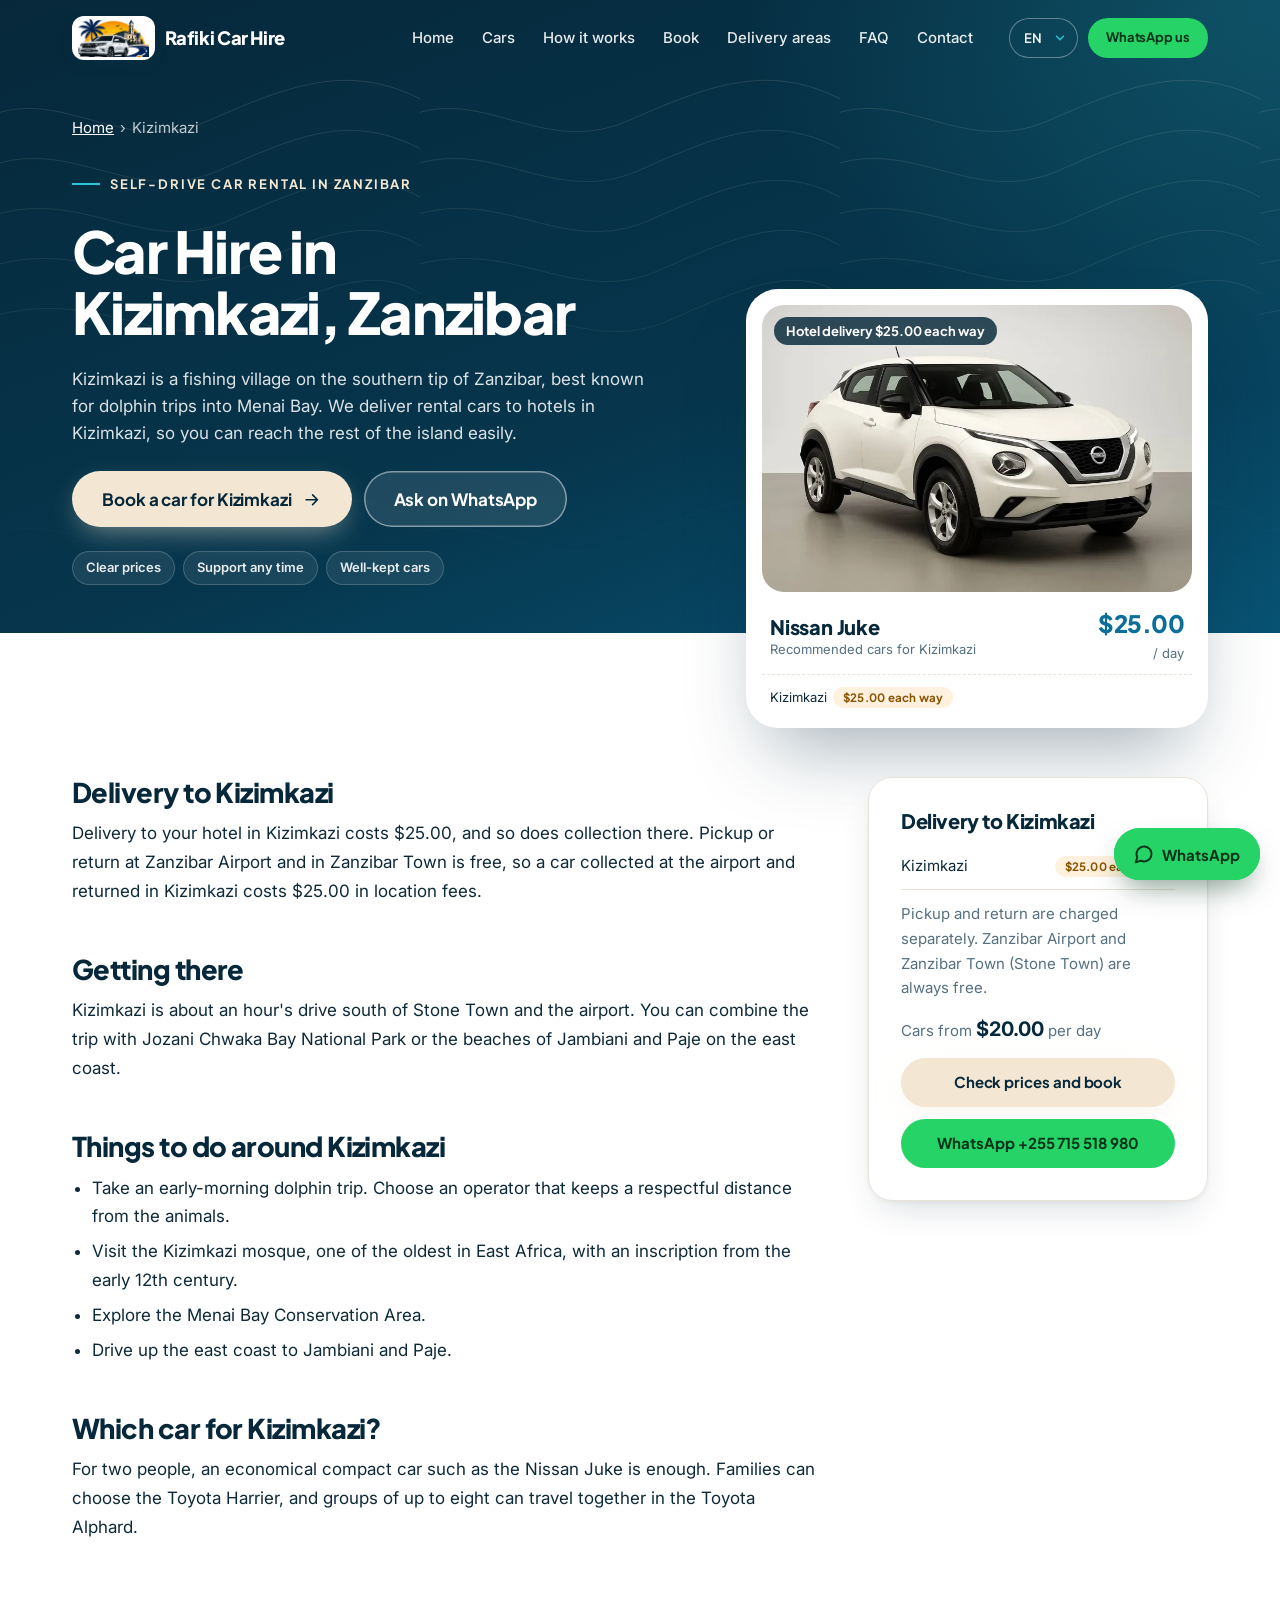
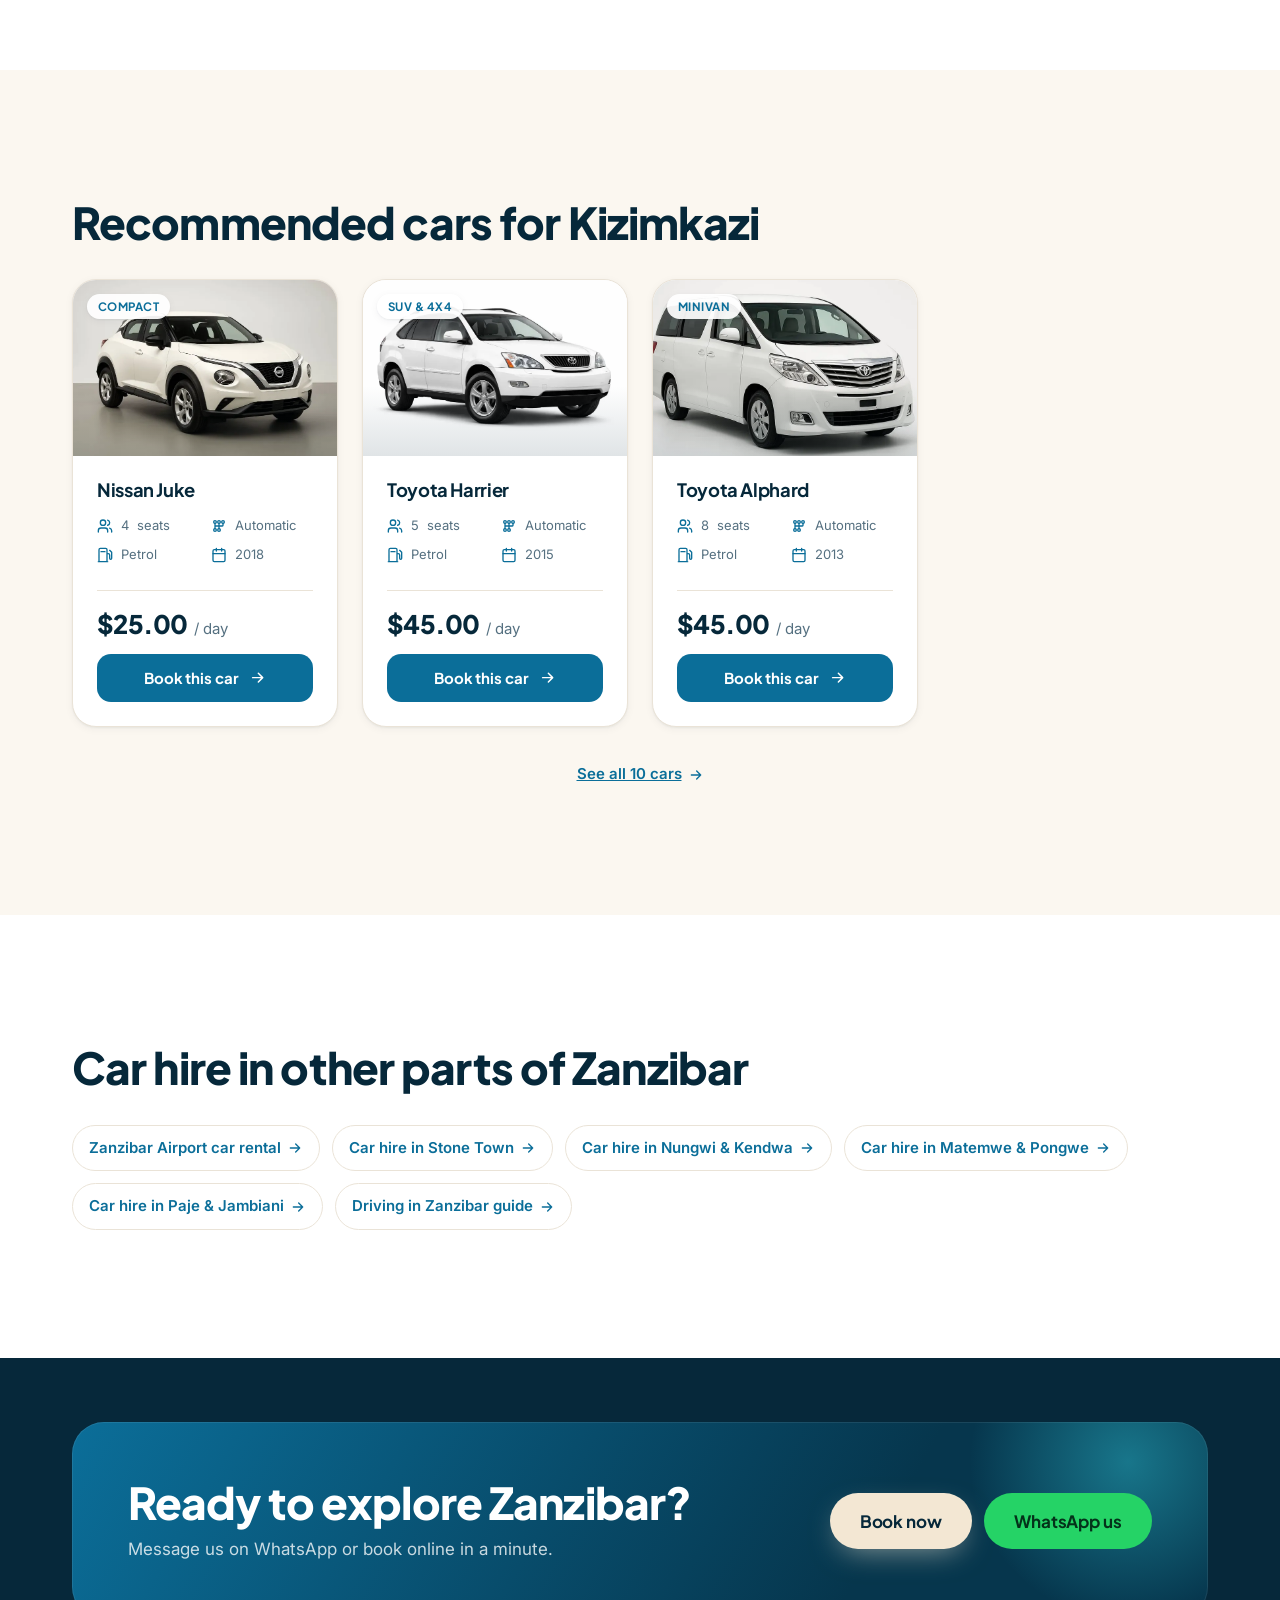
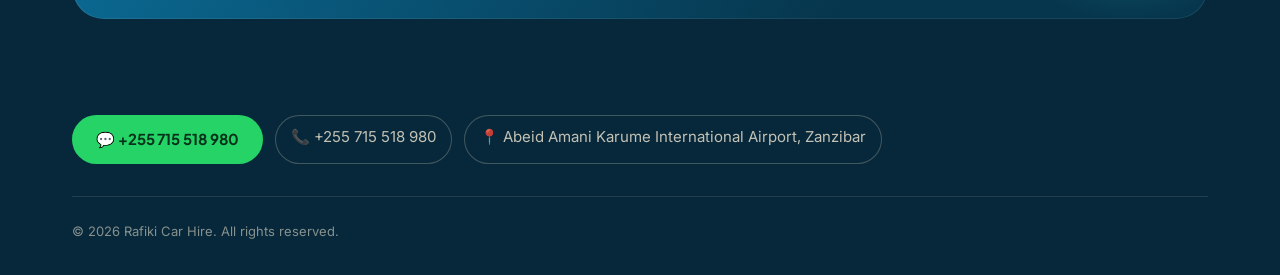
<file: car-hire-kizimkazi/index.html>
<!doctype html>
<html lang="en">
  <head>
    <meta charset="UTF-8" />
    <meta name="viewport" content="width=device-width, initial-scale=1" />
    <title>Car Hire Kizimkazi, Zanzibar | Hotel Delivery | Rafiki Car Hire</title>
    <meta name="description" content="Rent a car in Kizimkazi in the south of Zanzibar, delivered to your hotel for $25.00. Compact cars, SUVs and minivans from $20/day." />
    <meta name="robots" content="index, follow, max-image-preview:large" />
    <link rel="canonical" href="https://kingkunta28.github.io/ZanCarRental/car-hire-kizimkazi/" />
    <meta property="og:type" content="website" />
    <meta property="og:site_name" content="Rafiki Car Hire" />
    <meta property="og:locale" content="en_GB" />
    <meta property="og:title" content="Car Hire Kizimkazi, Zanzibar | Hotel Delivery | Rafiki Car Hire" />
    <meta property="og:description" content="Rent a car in Kizimkazi in the south of Zanzibar, delivered to your hotel for $25.00. Compact cars, SUVs and minivans from $20/day." />
    <meta property="og:url" content="https://kingkunta28.github.io/ZanCarRental/car-hire-kizimkazi/" />
    <meta property="og:image" content="https://kingkunta28.github.io/ZanCarRental/images/rafiki-car-hire-zanzibar-og.jpg" />
    <meta property="og:image:width" content="1200" />
    <meta property="og:image:height" content="630" />
    <meta property="og:image:alt" content="Rafiki Car Hire, car hire in Zanzibar" />
    <meta name="twitter:card" content="summary_large_image" />
    <meta name="twitter:title" content="Car Hire Kizimkazi, Zanzibar | Hotel Delivery | Rafiki Car Hire" />
    <meta name="twitter:description" content="Rent a car in Kizimkazi in the south of Zanzibar, delivered to your hotel for $25.00. Compact cars, SUVs and minivans from $20/day." />
    <meta name="twitter:image" content="https://kingkunta28.github.io/ZanCarRental/images/rafiki-car-hire-zanzibar-og.jpg" />
    <meta name="geo.region" content="TZ-15" />
    <meta name="geo.placename" content="Zanzibar" />
    <script type="application/ld+json">{"@context":"https://schema.org","@graph":[{"@type":"WebPage","@id":"https://kingkunta28.github.io/ZanCarRental/car-hire-kizimkazi/#webpage","url":"https://kingkunta28.github.io/ZanCarRental/car-hire-kizimkazi/","name":"Car Hire Kizimkazi, Zanzibar | Hotel Delivery | Rafiki Car Hire","description":"Rent a car in Kizimkazi in the south of Zanzibar, delivered to your hotel for $25.00. Compact cars, SUVs and minivans from $20/day.","inLanguage":"en","isPartOf":{"@id":"https://kingkunta28.github.io/ZanCarRental/#website"},"about":{"@id":"https://kingkunta28.github.io/ZanCarRental/#business"},"breadcrumb":{"@id":"https://kingkunta28.github.io/ZanCarRental/car-hire-kizimkazi/#breadcrumb"},"primaryImageOfPage":"https://kingkunta28.github.io/ZanCarRental/images/cars/nissan-juke-2018-car-hire-zanzibar.webp"},{"@type":"BreadcrumbList","@id":"https://kingkunta28.github.io/ZanCarRental/car-hire-kizimkazi/#breadcrumb","itemListElement":[{"@type":"ListItem","position":1,"name":"Home","item":"https://kingkunta28.github.io/ZanCarRental/"},{"@type":"ListItem","position":2,"name":"Kizimkazi","item":"https://kingkunta28.github.io/ZanCarRental/car-hire-kizimkazi/"}]},{"@type":"AutoRental","@id":"https://kingkunta28.github.io/ZanCarRental/#business","name":"Rafiki Car Hire","url":"https://kingkunta28.github.io/ZanCarRental/","telephone":"+255715518980","areaServed":[{"@type":"Place","name":"Kizimkazi, Zanzibar"}]}]}</script>
    <meta name="theme-color" content="#06364D" />
    <link rel="icon" type="image/png" href="../images/favicon.png" />
    <link rel="apple-touch-icon" href="../images/favicon.png" />
    <link rel="preconnect" href="https://fonts.googleapis.com" />
    <link rel="preconnect" href="https://fonts.gstatic.com" crossorigin />
    <link rel="preload" as="style" href="https://fonts.googleapis.com/css2?family=Inter:wght@400;500;600&family=Plus+Jakarta+Sans:wght@500;600;700;800&display=swap" onload="this.onload=null;this.rel='stylesheet'" />
    <noscript><link rel="stylesheet" href="https://fonts.googleapis.com/css2?family=Inter:wght@400;500;600&family=Plus+Jakarta+Sans:wght@500;600;700;800&display=swap" /></noscript>
    <link rel="stylesheet" href="../css.css" />
  </head>
  <body class="subpage">
    <a class="skip" href="#main" data-t="skip">Skip to content</a>
    <header class="hdr" id="hdr">
      <div class="wrap bar">
        <a class="logo" href="../"><span class="logo-mark"><img src="../images/logo-mark.webp" alt="" width="284" height="160" /></span><span>Rafiki Car Hire</span></a>
        <nav class="nav" id="nav" aria-label="Main">
          <a href="../" data-t="nav_home">Home</a>
          <a href="../#fleetsec" data-t="nav_fleet">Cars</a>
          <a href="../#how" data-t="nav_how">How it works</a>
          <a href="../?pickup=kizimkazi#book" data-t="nav_book">Book</a>
          <a href="../#areas" data-t="nav_areas">Delivery areas</a>
          <a href="../#faq" data-t="nav_faq">FAQ</a>
          <a href="#contact" data-t="nav_contact">Contact</a>
          <div class="nav-extra">
            <select class="lang" aria-label="Language"><option value="en">English</option><option value="sw">Kiswahili</option><option value="it">Italiano</option><option value="de">Deutsch</option><option value="fr">Français</option><option value="es">Español</option></select>
            <a class="btn btn-wa" href="https://wa.me/255715518980?text=Hello%20Rafiki%20Car%20Hire%2C%20I%20would%20like%20to%20rent%20a%20car%20in%20Kizimkazi." target="_blank" rel="noopener"><span data-t="wa">WhatsApp us</span></a>
          </div>
        </nav>
        <div class="tools">
          <select class="lang" id="lang" aria-label="Language"><option value="en">EN</option><option value="sw">SW</option><option value="it">IT</option><option value="de">DE</option><option value="fr">FR</option><option value="es">ES</option></select>
          <a class="btn btn-wa sm hide-m" href="https://wa.me/255715518980?text=Hello%20Rafiki%20Car%20Hire%2C%20I%20would%20like%20to%20rent%20a%20car%20in%20Kizimkazi." target="_blank" rel="noopener"><span data-t="wa">WhatsApp us</span></a>
          <button class="menu" id="menu" type="button" aria-label="Menu" aria-controls="nav" aria-expanded="false"><span></span><span></span></button>
        </div>
      </div>
    </header>

    <main id="main">
      <section class="phero">
        <div class="wrap phero-grid">
          <div class="phero-copy">
            <nav class="crumbs" aria-label="Breadcrumb">
              <ol><li><a href="../" data-t="nav_home">Home</a></li><li aria-current="page"><span data-t="lbl_car-hire-kizimkazi">Kizimkazi</span></li></ol>
            </nav>
            <p class="eyebrow"><span data-t="hero_kicker">Self-drive car rental in Zanzibar</span></p>
            <h1 data-t="h1">Car Hire in Kizimkazi, Zanzibar</h1>
            <p class="hero-p" data-t="intro">Kizimkazi is a fishing village on the southern tip of Zanzibar, best known for dolphin trips into Menai Bay. We deliver rental cars to hotels in Kizimkazi, so you can reach the rest of the island easily.</p>
            <div class="hero-cta">
              <a class="btn btn-sand lg" href="../?pickup=kizimkazi#book"><span data-t="bk_car-hire-kizimkazi">Book a car for Kizimkazi</span><svg class="ic" viewBox="0 0 24 24" aria-hidden="true"><path d="M5 12h14M13 6l6 6-6 6"/></svg></a>
              <a class="btn btn-glass lg" href="https://wa.me/255715518980?text=Hello%20Rafiki%20Car%20Hire%2C%20I%20would%20like%20to%20rent%20a%20car%20in%20Kizimkazi." target="_blank" rel="noopener"><span data-t="pg_ask">Ask on WhatsApp</span></a>
            </div>
            <ul class="phero-facts">
              <li data-t="w1t">Clear prices</li>
              <li data-t="w3t">Support any time</li>
              <li data-t="w4t">Well-kept cars</li>
            </ul>
          </div>
          <figure class="phero-card">
            <div class="pc-media"><img src="../images/cars/nissan-juke-2018-car-hire-zanzibar.webp" alt="Nissan Juke 2018 compact car for hire in Zanzibar" width="800" height="533" fetchpriority="high" decoding="async" /><span class="pc-badge" data-t="chip">Hotel delivery $25.00 each way</span></div>
            <figcaption>
              <span><span class="pc-name">Nissan Juke</span><span class="pc-meta" data-t="pc_meta">Recommended cars for Kizimkazi</span></span>
              <span class="pc-price"><b>$25.00</b><span data-t="per_day">/ day</span></span>
            </figcaption>
            <ul class="pc-fees"><li><span>Kizimkazi</span><span class="fee-pill is-paid" data-t="area_paid">$25.00 each way</span></li></ul>
          </figure>
        </div>
      </section>

      <section class="page-body">
        <div class="wrap page-grid">
          <article class="prose">
          <h2 data-t="s0h">Delivery to Kizimkazi</h2>
          <p data-t="s0b0">Delivery to your hotel in Kizimkazi costs $25.00, and so does collection there. Pickup or return at Zanzibar Airport and in Zanzibar Town is free, so a car collected at the airport and returned in Kizimkazi costs $25.00 in location fees.</p>

          <h2 data-t="s1h">Getting there</h2>
          <p data-t="s1b0">Kizimkazi is about an hour&#39;s drive south of Stone Town and the airport. You can combine the trip with Jozani Chwaka Bay National Park or the beaches of Jambiani and Paje on the east coast.</p>

          <h2 data-t="s2h">Things to do around Kizimkazi</h2>
          <ul><li data-t="s2b0i0">Take an early-morning dolphin trip. Choose an operator that keeps a respectful distance from the animals.</li><li data-t="s2b0i1">Visit the Kizimkazi mosque, one of the oldest in East Africa, with an inscription from the early 12th century.</li><li data-t="s2b0i2">Explore the Menai Bay Conservation Area.</li><li data-t="s2b0i3">Drive up the east coast to Jambiani and Paje.</li></ul>

          <h2 data-t="s3h">Which car for Kizimkazi?</h2>
          <p data-t="s3b0">For two people, an economical compact car such as the Nissan Juke is enough. Families can choose the Toyota Harrier, and groups of up to eight can travel together in the Toyota Alphard.</p>
          </article>
          <aside class="page-side">
            <div class="side-card">
              <h2 data-t="side_h">Delivery to Kizimkazi</h2>
              <ul class="fee-list"><li><span>Kizimkazi</span><span class="fee-pill is-paid" data-t="area_paid">$25.00 each way</span></li></ul>
              <p class="side-note" data-t="pg_side_note">Pickup and return are charged separately. Zanzibar Airport and Zanzibar Town (Stone Town) are always free.</p>
              <p class="side-from" data-th="side_from">Cars from <b>$20.00</b> per day</p>
              <a class="btn btn-sand" href="../?pickup=kizimkazi#book"><span data-t="pg_check">Check prices and book</span></a>
              <a class="btn btn-wa" href="https://wa.me/255715518980?text=Hello%20Rafiki%20Car%20Hire%2C%20I%20would%20like%20to%20rent%20a%20car%20in%20Kizimkazi." target="_blank" rel="noopener">WhatsApp +255 715 518 980</a>
            </div>
          </aside>
        </div>
      </section>

      <section class="page-cars">
        <div class="wrap">
          <h2 data-t="cars_h">Recommended cars for Kizimkazi</h2>
          <div class="grid">
    <article class="card">
      <div class="card-media"><img src="../images/cars/nissan-juke-2018-car-hire-zanzibar.webp" alt="Nissan Juke 2018 compact car for hire in Zanzibar" width="800" height="533" loading="lazy" decoding="async"><span class="tag" data-t="cat_small">Compact</span></div>
      <div class="cb">
        <h3>Nissan Juke</h3>
        <ul class="specs">
          <li><svg class="ic" viewBox="0 0 24 24" aria-hidden="true"><path d="M16 21v-2a4 4 0 0 0-4-4H6a4 4 0 0 0-4 4v2"/><circle cx="9" cy="7" r="4"/><path d="M22 21v-2a4 4 0 0 0-3-3.87M16 3.13a4 4 0 0 1 0 7.75"/></svg>4 <span data-t="seats">seats</span></li>
          <li><svg class="ic" viewBox="0 0 24 24" aria-hidden="true"><circle cx="6" cy="6" r="2"/><circle cx="12" cy="6" r="2"/><circle cx="18" cy="6" r="2"/><circle cx="6" cy="18" r="2"/><circle cx="12" cy="18" r="2"/><path d="M6 8v8M12 8v8M18 8v3a1 1 0 0 1-1 1H6"/></svg><span data-t="v_Automatic">Automatic</span></li>
          <li><svg class="ic" viewBox="0 0 24 24" aria-hidden="true"><path d="M3 22V4a2 2 0 0 1 2-2h8a2 2 0 0 1 2 2v18M2 22h14M6 7h6M15 10h2a2 2 0 0 1 2 2v5a1.5 1.5 0 0 0 3 0V8l-3-3"/></svg><span data-t="v_Petrol">Petrol</span></li>
          <li><svg class="ic" viewBox="0 0 24 24" aria-hidden="true"><rect x="3" y="4" width="18" height="18" rx="2"/><path d="M16 2v4M8 2v4M3 10h18"/></svg>2018</li></ul>
        <div class="card-foot">
          <p class="price"><b>$25.00</b><span data-t="per_day">/ day</span></p>
          <a class="btn btn-b" href="../?car=nissan-e-class&pickup=kizimkazi#book"><span data-t="book_car">Book this car</span><svg class="ic" viewBox="0 0 24 24" aria-hidden="true"><path d="M5 12h14M13 6l6 6-6 6"/></svg></a>
        </div>
      </div>
    </article>
    <article class="card">
      <div class="card-media"><img src="../images/cars/toyota-harrier-2015-suv-rental-zanzibar.webp" alt="Toyota Harrier 2015 SUV for hire in Zanzibar" width="800" height="533" loading="lazy" decoding="async"><span class="tag" data-t="cat_suv">SUV &amp; 4x4</span></div>
      <div class="cb">
        <h3>Toyota Harrier</h3>
        <ul class="specs">
          <li><svg class="ic" viewBox="0 0 24 24" aria-hidden="true"><path d="M16 21v-2a4 4 0 0 0-4-4H6a4 4 0 0 0-4 4v2"/><circle cx="9" cy="7" r="4"/><path d="M22 21v-2a4 4 0 0 0-3-3.87M16 3.13a4 4 0 0 1 0 7.75"/></svg>5 <span data-t="seats">seats</span></li>
          <li><svg class="ic" viewBox="0 0 24 24" aria-hidden="true"><circle cx="6" cy="6" r="2"/><circle cx="12" cy="6" r="2"/><circle cx="18" cy="6" r="2"/><circle cx="6" cy="18" r="2"/><circle cx="12" cy="18" r="2"/><path d="M6 8v8M12 8v8M18 8v3a1 1 0 0 1-1 1H6"/></svg><span data-t="v_Automatic">Automatic</span></li>
          <li><svg class="ic" viewBox="0 0 24 24" aria-hidden="true"><path d="M3 22V4a2 2 0 0 1 2-2h8a2 2 0 0 1 2 2v18M2 22h14M6 7h6M15 10h2a2 2 0 0 1 2 2v5a1.5 1.5 0 0 0 3 0V8l-3-3"/></svg><span data-t="v_Petrol">Petrol</span></li>
          <li><svg class="ic" viewBox="0 0 24 24" aria-hidden="true"><rect x="3" y="4" width="18" height="18" rx="2"/><path d="M16 2v4M8 2v4M3 10h18"/></svg>2015</li></ul>
        <div class="card-foot">
          <p class="price"><b>$45.00</b><span data-t="per_day">/ day</span></p>
          <a class="btn btn-b" href="../?car=toyota-g-class&pickup=kizimkazi#book"><span data-t="book_car">Book this car</span><svg class="ic" viewBox="0 0 24 24" aria-hidden="true"><path d="M5 12h14M13 6l6 6-6 6"/></svg></a>
        </div>
      </div>
    </article>
    <article class="card">
      <div class="card-media"><img src="../images/cars/toyota-alphard-minivan-rental-zanzibar.webp" alt="Toyota Alphard 2013 minivan for hire in Zanzibar" width="800" height="533" loading="lazy" decoding="async"><span class="tag" data-t="cat_van">Minivan</span></div>
      <div class="cb">
        <h3>Toyota Alphard</h3>
        <ul class="specs">
          <li><svg class="ic" viewBox="0 0 24 24" aria-hidden="true"><path d="M16 21v-2a4 4 0 0 0-4-4H6a4 4 0 0 0-4 4v2"/><circle cx="9" cy="7" r="4"/><path d="M22 21v-2a4 4 0 0 0-3-3.87M16 3.13a4 4 0 0 1 0 7.75"/></svg>8 <span data-t="seats">seats</span></li>
          <li><svg class="ic" viewBox="0 0 24 24" aria-hidden="true"><circle cx="6" cy="6" r="2"/><circle cx="12" cy="6" r="2"/><circle cx="18" cy="6" r="2"/><circle cx="6" cy="18" r="2"/><circle cx="12" cy="18" r="2"/><path d="M6 8v8M12 8v8M18 8v3a1 1 0 0 1-1 1H6"/></svg><span data-t="v_Automatic">Automatic</span></li>
          <li><svg class="ic" viewBox="0 0 24 24" aria-hidden="true"><path d="M3 22V4a2 2 0 0 1 2-2h8a2 2 0 0 1 2 2v18M2 22h14M6 7h6M15 10h2a2 2 0 0 1 2 2v5a1.5 1.5 0 0 0 3 0V8l-3-3"/></svg><span data-t="v_Petrol">Petrol</span></li>
          <li><svg class="ic" viewBox="0 0 24 24" aria-hidden="true"><rect x="3" y="4" width="18" height="18" rx="2"/><path d="M16 2v4M8 2v4M3 10h18"/></svg>2013</li></ul>
        <div class="card-foot">
          <p class="price"><b>$45.00</b><span data-t="per_day">/ day</span></p>
          <a class="btn btn-b" href="../?car=toyota-alphad&pickup=kizimkazi#book"><span data-t="book_car">Book this car</span><svg class="ic" viewBox="0 0 24 24" aria-hidden="true"><path d="M5 12h14M13 6l6 6-6 6"/></svg></a>
        </div>
      </div>
    </article>
          </div>
          <p class="all-cars"><a href="../#fleetsec"><span data-t="all_cars">See all 10 cars</span><svg class="ic" viewBox="0 0 24 24" aria-hidden="true"><path d="M5 12h14M13 6l6 6-6 6"/></svg></a></p>
        </div>
      </section>

      <section class="page-more">
        <div class="wrap">
          <h2 data-t="pg_more">Car hire in other parts of Zanzibar</h2>
          <ul class="area-links"><li><a href="../car-hire-zanzibar-airport/"><span data-t="lk_car-hire-zanzibar-airport">Zanzibar Airport car rental</span><svg class="ic" viewBox="0 0 24 24" aria-hidden="true"><path d="M5 12h14M13 6l6 6-6 6"/></svg></a></li><li><a href="../car-hire-stone-town/"><span data-t="lk_car-hire-stone-town">Car hire in Stone Town</span><svg class="ic" viewBox="0 0 24 24" aria-hidden="true"><path d="M5 12h14M13 6l6 6-6 6"/></svg></a></li><li><a href="../car-hire-nungwi-kendwa/"><span data-t="lk_car-hire-nungwi-kendwa">Car hire in Nungwi &amp; Kendwa</span><svg class="ic" viewBox="0 0 24 24" aria-hidden="true"><path d="M5 12h14M13 6l6 6-6 6"/></svg></a></li><li><a href="../car-hire-matemwe-pongwe/"><span data-t="lk_car-hire-matemwe-pongwe">Car hire in Matemwe &amp; Pongwe</span><svg class="ic" viewBox="0 0 24 24" aria-hidden="true"><path d="M5 12h14M13 6l6 6-6 6"/></svg></a></li><li><a href="../car-hire-paje-jambiani/"><span data-t="lk_car-hire-paje-jambiani">Car hire in Paje &amp; Jambiani</span><svg class="ic" viewBox="0 0 24 24" aria-hidden="true"><path d="M5 12h14M13 6l6 6-6 6"/></svg></a></li><li><a href="../driving-in-zanzibar/"><span data-t="lk_driving-in-zanzibar">Driving in Zanzibar guide</span><svg class="ic" viewBox="0 0 24 24" aria-hidden="true"><path d="M5 12h14M13 6l6 6-6 6"/></svg></a></li></ul>
        </div>
      </section>
    </main>

    <footer id="contact">
      <div class="wrap">
        <div class="cta-band">
          <div>
            <h2 data-t="cta_h">Ready to explore Zanzibar?</h2>
            <p data-t="pg_cta_p">Message us on WhatsApp or book online in a minute.</p>
          </div>
          <div class="cta-actions">
            <a class="btn btn-sand lg" href="../?pickup=kizimkazi#book"><span data-t="cta_book">Book now</span></a>
            <a class="btn btn-wa lg" href="https://wa.me/255715518980?text=Hello%20Rafiki%20Car%20Hire%2C%20I%20would%20like%20to%20rent%20a%20car%20in%20Kizimkazi." target="_blank" rel="noopener"><span data-t="wa">WhatsApp us</span></a>
          </div>
        </div>
        <div class="foot-contact page-contact"><a class="btn btn-wa" href="https://wa.me/255715518980" target="_blank" rel="noopener">💬 +255 715 518 980</a>
   <a class="addr" href="tel:+255715518980">📞 +255 715 518 980</a>
   <a class="addr" href="https://maps.google.com/?q=Abeid%20Amani%20Karume%20International%20Airport%2C%20Zanzibar" target="_blank" rel="noopener">📍 Abeid Amani Karume International Airport, Zanzibar</a></div>
        <p class="copy">© 2026 Rafiki Car Hire. <span data-t="rights">All rights reserved.</span></p>
      </div>
    </footer>

    <a class="float" href="https://wa.me/255715518980?text=Hello%20Rafiki%20Car%20Hire%2C%20I%20would%20like%20to%20rent%20a%20car%20in%20Kizimkazi." target="_blank" rel="noopener" aria-label="WhatsApp">
      <svg viewBox="0 0 24 24" aria-hidden="true"><path d="M7.9 20A9 9 0 1 0 4 16.1L2 22Z" /></svg>
      <span>WhatsApp</span>
    </a>
    <script type="application/json" id="i18n">{"en":{"__title":"Car Hire Kizimkazi, Zanzibar | Hotel Delivery | Rafiki Car Hire","s0h":"Delivery to Kizimkazi","s0b0":"Delivery to your hotel in Kizimkazi costs $25.00, and so does collection there. Pickup or return at Zanzibar Airport and in Zanzibar Town is free, so a car collected at the airport and returned in Kizimkazi costs $25.00 in location fees.","s1h":"Getting there","s1b0":"Kizimkazi is about an hour's drive south of Stone Town and the airport. You can combine the trip with Jozani Chwaka Bay National Park or the beaches of Jambiani and Paje on the east coast.","s2h":"Things to do around Kizimkazi","s2b0i0":"Take an early-morning dolphin trip. Choose an operator that keeps a respectful distance from the animals.","s2b0i1":"Visit the Kizimkazi mosque, one of the oldest in East Africa, with an inscription from the early 12th century.","s2b0i2":"Explore the Menai Bay Conservation Area.","s2b0i3":"Drive up the east coast to Jambiani and Paje.","s3h":"Which car for Kizimkazi?","s3b0":"For two people, an economical compact car such as the Nissan Juke is enough. Families can choose the Toyota Harrier, and groups of up to eight can travel together in the Toyota Alphard.","area_paid":"$25.00 each way","lk_car-hire-zanzibar-airport":"Zanzibar Airport car rental","lk_car-hire-stone-town":"Car hire in Stone Town","lk_car-hire-nungwi-kendwa":"Car hire in Nungwi & Kendwa","lk_car-hire-matemwe-pongwe":"Car hire in Matemwe & Pongwe","lk_car-hire-paje-jambiani":"Car hire in Paje & Jambiani","lk_driving-in-zanzibar":"Driving in Zanzibar guide","chip":"Hotel delivery $25.00 each way","pc_meta":"Recommended cars for Kizimkazi","per_day":"/ day","skip":"Skip to content","nav_home":"Home","nav_fleet":"Cars","nav_how":"How it works","nav_book":"Book","nav_areas":"Delivery areas","nav_faq":"FAQ","nav_contact":"Contact","wa":"WhatsApp us","lbl_car-hire-kizimkazi":"Kizimkazi","hero_kicker":"Self-drive car rental in Zanzibar","h1":"Car Hire in Kizimkazi, Zanzibar","intro":"Kizimkazi is a fishing village on the southern tip of Zanzibar, best known for dolphin trips into Menai Bay. We deliver rental cars to hotels in Kizimkazi, so you can reach the rest of the island easily.","bk_car-hire-kizimkazi":"Book a car for Kizimkazi","pg_ask":"Ask on WhatsApp","w1t":"Clear prices","w3t":"Support any time","w4t":"Well-kept cars","side_h":"Delivery to Kizimkazi","pg_side_note":"Pickup and return are charged separately. Zanzibar Airport and Zanzibar Town (Stone Town) are always free.","side_from":"Cars from \u003cb>$20.00\u003c/b> per day","pg_check":"Check prices and book","cars_h":"Recommended cars for Kizimkazi","cat_small":"Compact","seats":"seats","v_Automatic":"Automatic","v_Petrol":"Petrol","book_car":"Book this car","cat_suv":"SUV & 4x4","cat_van":"Minivan","all_cars":"See all 10 cars","pg_more":"Car hire in other parts of Zanzibar","cta_h":"Ready to explore Zanzibar?","pg_cta_p":"Message us on WhatsApp or book online in a minute.","cta_book":"Book now","rights":"All rights reserved."},"sw":{"__title":"Kukodisha Gari Kizimkazi, Zanzibar | Rafiki Car Hire","s0h":"Kuleta gari Kizimkazi","s0b0":"Kuleta gari hotelini kwako Kizimkazi ni $25.00, na kulichukua huko pia ni $25.00. Kuchukua au kurudisha uwanja wa ndege wa Zanzibar na Mji wa Zanzibar ni bure, hivyo gari linalochukuliwa uwanja wa ndege na kurudishwa Kizimkazi ni $25.00 ada za mahali.","s1h":"Jinsi ya kufika","s1b0":"Kizimkazi iko takriban saa moja kwa gari kusini mwa Stone Town na uwanja wa ndege. Unaweza kuunganisha safari na Hifadhi ya Taifa ya Jozani Chwaka Bay au fukwe za Jambiani na Paje pwani ya mashariki.","s2h":"Mambo ya kufanya karibu na Kizimkazi","s2b0i0":"Nenda safari ya asubuhi na mapema kuona pomboo. Chagua mwendeshaji anayeheshimu umbali kutoka kwa wanyama.","s2b0i1":"Tembelea msikiti wa Kizimkazi, mmoja wa misikiti ya zamani zaidi Afrika Mashariki, wenye maandishi ya mwanzoni mwa karne ya 12.","s2b0i2":"Gundua Eneo la Hifadhi la Ghuba ya Menai.","s2b0i3":"Endesha kwa pwani ya mashariki hadi Jambiani na Paje.","s3h":"Gari gani kwa Kizimkazi?","s3b0":"Kwa watu wawili, gari dogo la gharama nafuu kama Nissan Juke linatosha. Familia zinaweza kuchagua Toyota Harrier, na makundi ya hadi watu wanane yanaweza kusafiri pamoja kwa Toyota Alphard.","area_paid":"$25.00 kila upande","lk_car-hire-zanzibar-airport":"Kukodisha gari uwanja wa ndege","lk_car-hire-stone-town":"Kukodisha gari Stone Town","lk_car-hire-nungwi-kendwa":"Kukodisha gari Nungwi na Kendwa","lk_car-hire-matemwe-pongwe":"Kukodisha gari Matemwe na Pongwe","lk_car-hire-paje-jambiani":"Kukodisha gari Paje na Jambiani","lk_driving-in-zanzibar":"Mwongozo wa kuendesha Zanzibar","chip":"Kuleta hotelini $25.00 kila upande","pc_meta":"Magari tunayopendekeza: Kizimkazi","per_day":"/ siku","skip":"Ruka hadi maudhui","nav_home":"Nyumbani","nav_fleet":"Magari","nav_how":"Jinsi inavyofanya kazi","nav_book":"Weka nafasi","nav_areas":"Maeneo tunayofikia","nav_faq":"Maswali","nav_contact":"Mawasiliano","wa":"Tuandikie WhatsApp","lbl_car-hire-kizimkazi":"Kizimkazi","hero_kicker":"Kukodisha magari Zanzibar","h1":"Kukodisha gari Kizimkazi, Zanzibar","intro":"Kizimkazi ni kijiji cha wavuvi kwenye ncha ya kusini ya Zanzibar, maarufu zaidi kwa safari za kuona pomboo ndani ya Ghuba ya Menai. Tunaleta magari ya kukodi hotelini Kizimkazi, ili ufike sehemu nyingine za kisiwa kwa urahisi.","bk_car-hire-kizimkazi":"Weka nafasi Kizimkazi","pg_ask":"Uliza kupitia WhatsApp","w1t":"Bei wazi","w3t":"Msaada wakati wowote","w4t":"Magari yaliyotunzwa","side_h":"Kuleta gari: Kizimkazi","pg_side_note":"Kuleta na kurudisha hutozwa kila kimoja. Uwanja wa ndege wa Zanzibar na Mji wa Zanzibar (Stone Town) ni bure kila wakati.","side_from":"Magari kuanzia \u003cb>$20.00\u003c/b> kwa siku","pg_check":"Angalia bei na weka nafasi","cars_h":"Magari tunayopendekeza: Kizimkazi","cat_small":"Magari madogo","seats":"viti","v_Automatic":"Automatiki","v_Petrol":"Petroli","book_car":"Chagua gari hili","cat_suv":"SUV na 4x4","cat_van":"Minivan","all_cars":"Tazama magari yote 10","pg_more":"Kukodisha gari maeneo mengine ya Zanzibar","cta_h":"Uko tayari kuizunguka Zanzibar?","pg_cta_p":"Tuandikie WhatsApp au weka nafasi mtandaoni kwa dakika moja.","cta_book":"Weka nafasi","rights":"Haki zote zimehifadhiwa."},"it":{"__title":"Noleggio Auto Kizimkazi, Zanzibar | Rafiki Car Hire","s0h":"Consegna a Kizimkazi","s0b0":"La consegna al tuo hotel a Kizimkazi costa $25.00, e lo stesso vale per il ritiro. Ritiro o riconsegna all'aeroporto di Zanzibar e a Zanzibar Town sono gratuiti, quindi un'auto ritirata in aeroporto e riconsegnata a Kizimkazi costa $25.00 di costi di località.","s1h":"Come arrivare","s1b0":"Kizimkazi si trova a circa un'ora di auto a sud di Stone Town e dell'aeroporto. Puoi abbinare il viaggio al Parco Nazionale di Jozani Chwaka Bay o alle spiagge di Jambiani e Paje sulla costa orientale.","s2h":"Cosa fare intorno a Kizimkazi","s2b0i0":"Fai un'uscita con i delfini al mattino presto. Scegli un operatore che mantenga una distanza rispettosa dagli animali.","s2b0i1":"Visita la moschea di Kizimkazi, una delle più antiche dell'Africa orientale, con un'iscrizione dell'inizio del XII secolo.","s2b0i2":"Esplora l'Area di Conservazione della Baia di Menai.","s2b0i3":"Risali la costa orientale fino a Jambiani e Paje.","s3h":"Quale auto per Kizimkazi?","s3b0":"Per due persone basta un'auto compatta ed economica come la Nissan Juke. Le famiglie possono scegliere la Toyota Harrier, e i gruppi fino a otto persone possono viaggiare insieme sulla Toyota Alphard.","area_paid":"$25.00 a tratta","lk_car-hire-zanzibar-airport":"Noleggio auto all'aeroporto di Zanzibar","lk_car-hire-stone-town":"Noleggio auto a Stone Town","lk_car-hire-nungwi-kendwa":"Noleggio auto a Nungwi e Kendwa","lk_car-hire-matemwe-pongwe":"Noleggio auto a Matemwe e Pongwe","lk_car-hire-paje-jambiani":"Noleggio auto a Paje e Jambiani","lk_driving-in-zanzibar":"Guidare a Zanzibar: la guida","chip":"Consegna in hotel $25.00 a tratta","pc_meta":"Auto consigliate: Kizimkazi","per_day":"/ giorno","skip":"Vai al contenuto","nav_home":"Home","nav_fleet":"Auto","nav_how":"Come funziona","nav_book":"Prenota","nav_areas":"Zone di consegna","nav_faq":"FAQ","nav_contact":"Contatti","wa":"Scrivici su WhatsApp","lbl_car-hire-kizimkazi":"Kizimkazi","hero_kicker":"Noleggio auto a Zanzibar","h1":"Noleggio auto a Kizimkazi, Zanzibar","intro":"Kizimkazi è un villaggio di pescatori sulla punta meridionale di Zanzibar, noto soprattutto per le uscite con i delfini nella baia di Menai. Consegniamo auto a noleggio negli hotel di Kizimkazi, così raggiungi facilmente il resto dell'isola.","bk_car-hire-kizimkazi":"Prenota un'auto a Kizimkazi","pg_ask":"Chiedi su WhatsApp","w1t":"Prezzi chiari","w3t":"Assistenza sempre","w4t":"Auto ben curate","side_h":"Consegna: Kizimkazi","pg_side_note":"Consegna e riconsegna si pagano separatamente. L'aeroporto di Zanzibar e Zanzibar Town (Stone Town) sono sempre gratuiti.","side_from":"Auto da \u003cb>$20.00\u003c/b> al giorno","pg_check":"Vedi i prezzi e prenota","cars_h":"Auto consigliate: Kizimkazi","cat_small":"Compatte","seats":"posti","v_Automatic":"Automatico","v_Petrol":"Benzina","book_car":"Prenota questa auto","cat_suv":"SUV e 4x4","cat_van":"Monovolume","all_cars":"Vedi tutte le 10 auto","pg_more":"Noleggio auto in altre zone di Zanzibar","cta_h":"Pronto a scoprire Zanzibar?","pg_cta_p":"Scrivici su WhatsApp o prenota online in un minuto.","cta_book":"Prenota ora","rights":"Tutti i diritti riservati."},"de":{"__title":"Mietwagen Kizimkazi, Sansibar | Rafiki Car Hire","s0h":"Lieferung nach Kizimkazi","s0b0":"Die Lieferung zu deinem Hotel in Kizimkazi kostet $25.00, die Abholung dort ebenfalls. Übernahme oder Rückgabe am Flughafen Sansibar und in Zanzibar Town sind kostenlos. Ein Auto, das du am Flughafen übernimmst und in Kizimkazi zurückgibst, kostet also $25.00 Ortsgebühren.","s1h":"Anfahrt","s1b0":"Kizimkazi liegt etwa eine Autostunde südlich von Stone Town und dem Flughafen. Du kannst die Fahrt mit dem Jozani-Chwaka-Bay-Nationalpark oder den Stränden von Jambiani und Paje an der Ostküste verbinden.","s2h":"Ausflüge rund um Kizimkazi","s2b0i0":"Mach frühmorgens eine Delfintour. Wähle einen Anbieter, der respektvollen Abstand zu den Tieren hält.","s2b0i1":"Besuch die Moschee von Kizimkazi, eine der ältesten Ostafrikas, mit einer Inschrift aus dem frühen 12. Jahrhundert.","s2b0i2":"Erkunde das Schutzgebiet der Menai-Bucht.","s2b0i3":"Fahr die Ostküste hinauf nach Jambiani und Paje.","s3h":"Welches Auto für Kizimkazi?","s3b0":"Für zwei Personen reicht ein sparsamer Kompaktwagen wie der Nissan Juke. Familien können den Toyota Harrier wählen, und Gruppen bis acht Personen reisen gemeinsam im Toyota Alphard.","area_paid":"$25.00 pro Strecke","lk_car-hire-zanzibar-airport":"Mietwagen am Flughafen Sansibar","lk_car-hire-stone-town":"Mietwagen in Stone Town","lk_car-hire-nungwi-kendwa":"Mietwagen in Nungwi & Kendwa","lk_car-hire-matemwe-pongwe":"Mietwagen in Matemwe & Pongwe","lk_car-hire-paje-jambiani":"Mietwagen in Paje & Jambiani","lk_driving-in-zanzibar":"Ratgeber: Autofahren auf Sansibar","chip":"Hotellieferung $25.00 pro Strecke","pc_meta":"Empfohlene Autos: Kizimkazi","per_day":"/ Tag","skip":"Zum Inhalt springen","nav_home":"Startseite","nav_fleet":"Autos","nav_how":"So funktioniert's","nav_book":"Buchen","nav_areas":"Liefergebiete","nav_faq":"FAQ","nav_contact":"Kontakt","wa":"Schreib uns auf WhatsApp","lbl_car-hire-kizimkazi":"Kizimkazi","hero_kicker":"Autovermietung auf Sansibar","h1":"Mietwagen in Kizimkazi, Sansibar","intro":"Kizimkazi ist ein Fischerdorf an der Südspitze Sansibars, bekannt vor allem für Delfintouren in die Menai-Bucht. Wir liefern Mietwagen zu Hotels in Kizimkazi, damit du den Rest der Insel bequem erreichst.","bk_car-hire-kizimkazi":"Auto in Kizimkazi buchen","pg_ask":"Per WhatsApp fragen","w1t":"Klare Preise","w3t":"Jederzeit Hilfe","w4t":"Gepflegte Autos","side_h":"Lieferung: Kizimkazi","pg_side_note":"Übergabe und Rückgabe werden getrennt berechnet. Der Flughafen Sansibar und Zanzibar Town (Stone Town) sind immer kostenlos.","side_from":"Autos ab \u003cb>$20.00\u003c/b> pro Tag","pg_check":"Preise prüfen und buchen","cars_h":"Empfohlene Autos: Kizimkazi","cat_small":"Kompakt","seats":"Sitze","v_Automatic":"Automatik","v_Petrol":"Benzin","book_car":"Dieses Auto buchen","cat_suv":"SUV & 4x4","cat_van":"Van","all_cars":"Alle 10 Autos ansehen","pg_more":"Mietwagen in anderen Teilen Sansibars","cta_h":"Bereit, Sansibar zu entdecken?","pg_cta_p":"Schreib uns auf WhatsApp oder buche in einer Minute online.","cta_book":"Jetzt buchen","rights":"Alle Rechte vorbehalten."},"fr":{"__title":"Location de Voiture Kizimkazi, Zanzibar | Rafiki Car Hire","s0h":"Livraison à Kizimkazi","s0b0":"La livraison à votre hôtel à Kizimkazi coûte $25.00, tout comme la reprise sur place. La prise en charge ou le retour à l'aéroport de Zanzibar et à Zanzibar Town sont gratuits : une voiture prise à l'aéroport et rendue à Kizimkazi coûte donc $25.00 de frais de lieu.","s1h":"Comment s'y rendre","s1b0":"Kizimkazi est à environ une heure de route au sud de Stone Town et de l'aéroport. Vous pouvez combiner le trajet avec le parc national de Jozani Chwaka Bay ou les plages de Jambiani et Paje sur la côte est.","s2h":"À faire autour de Kizimkazi","s2b0i0":"Partez tôt le matin observer les dauphins. Choisissez un prestataire qui garde une distance respectueuse avec les animaux.","s2b0i1":"Visitez la mosquée de Kizimkazi, l'une des plus anciennes d'Afrique de l'Est, avec une inscription du début du XIIe siècle.","s2b0i2":"Explorez l'aire de conservation de la baie de Menai.","s2b0i3":"Remontez la côte est jusqu'à Jambiani et Paje.","s3h":"Quelle voiture pour Kizimkazi ?","s3b0":"Pour deux personnes, une citadine économique comme le Nissan Juke suffit. Les familles peuvent choisir le Toyota Harrier, et les groupes jusqu'à huit personnes peuvent voyager ensemble dans le Toyota Alphard.","area_paid":"$25.00 par trajet","lk_car-hire-zanzibar-airport":"Location de voiture à l'aéroport de Zanzibar","lk_car-hire-stone-town":"Location de voiture à Stone Town","lk_car-hire-nungwi-kendwa":"Location de voiture à Nungwi et Kendwa","lk_car-hire-matemwe-pongwe":"Location de voiture à Matemwe et Pongwe","lk_car-hire-paje-jambiani":"Location de voiture à Paje et Jambiani","lk_driving-in-zanzibar":"Guide : conduire à Zanzibar","chip":"Livraison à l'hôtel $25.00 par trajet","pc_meta":"Voitures recommandées : Kizimkazi","per_day":"/ jour","skip":"Aller au contenu","nav_home":"Accueil","nav_fleet":"Voitures","nav_how":"Comment ça marche","nav_book":"Réserver","nav_areas":"Zones de livraison","nav_faq":"FAQ","nav_contact":"Contact","wa":"Écrivez-nous sur WhatsApp","lbl_car-hire-kizimkazi":"Kizimkazi","hero_kicker":"Location de voitures à Zanzibar","h1":"Location de voiture à Kizimkazi, Zanzibar","intro":"Kizimkazi est un village de pêcheurs à la pointe sud de Zanzibar, surtout connu pour les sorties avec les dauphins dans la baie de Menai. Nous livrons des voitures de location aux hôtels de Kizimkazi, pour rejoindre facilement le reste de l'île.","bk_car-hire-kizimkazi":"Réserver à Kizimkazi","pg_ask":"Demander sur WhatsApp","w1t":"Prix clairs","w3t":"Assistance à toute heure","w4t":"Voitures bien entretenues","side_h":"Livraison : Kizimkazi","pg_side_note":"La livraison et le retour sont facturés séparément. L'aéroport de Zanzibar et Zanzibar Town (Stone Town) sont toujours gratuits.","side_from":"Voitures à partir de \u003cb>$20.00\u003c/b> par jour","pg_check":"Voir les prix et réserver","cars_h":"Voitures recommandées : Kizimkazi","cat_small":"Citadines","seats":"places","v_Automatic":"Automatique","v_Petrol":"Essence","book_car":"Réserver cette voiture","cat_suv":"SUV et 4x4","cat_van":"Monospaces","all_cars":"Voir les 10 voitures","pg_more":"Location de voiture ailleurs à Zanzibar","cta_h":"Prêt à explorer Zanzibar ?","pg_cta_p":"Écrivez-nous sur WhatsApp ou réservez en ligne en une minute.","cta_book":"Réserver","rights":"Tous droits réservés."},"es":{"__title":"Alquiler de Coches Kizimkazi, Zanzíbar | Rafiki Car Hire","s0h":"Entrega en Kizimkazi","s0b0":"La entrega en tu hotel de Kizimkazi cuesta $25.00, y la recogida allí también. La recogida o devolución en el aeropuerto de Zanzíbar y en Zanzibar Town son gratis, así que un coche recogido en el aeropuerto y devuelto en Kizimkazi cuesta $25.00 en cargos de ubicación.","s1h":"Cómo llegar","s1b0":"Kizimkazi está a una hora en coche al sur de Stone Town y del aeropuerto. Puedes combinar el viaje con el Parque Nacional de Jozani Chwaka Bay o con las playas de Jambiani y Paje en la costa este.","s2h":"Qué hacer cerca de Kizimkazi","s2b0i0":"Haz una salida temprano por la mañana para ver delfines. Elige un operador que mantenga una distancia respetuosa con los animales.","s2b0i1":"Visita la mezquita de Kizimkazi, una de las más antiguas de África oriental, con una inscripción de principios del siglo XII.","s2b0i2":"Explora el Área de Conservación de la Bahía de Menai.","s2b0i3":"Sube por la costa este hasta Jambiani y Paje.","s3h":"¿Qué coche para Kizimkazi?","s3b0":"Para dos personas basta un compacto económico como el Nissan Juke. Las familias pueden elegir el Toyota Harrier, y los grupos de hasta ocho personas pueden viajar juntos en el Toyota Alphard.","area_paid":"$25.00 por trayecto","lk_car-hire-zanzibar-airport":"Alquiler de coches en el aeropuerto de Zanzíbar","lk_car-hire-stone-town":"Alquiler de coches en Stone Town","lk_car-hire-nungwi-kendwa":"Alquiler de coches en Nungwi y Kendwa","lk_car-hire-matemwe-pongwe":"Alquiler de coches en Matemwe y Pongwe","lk_car-hire-paje-jambiani":"Alquiler de coches en Paje y Jambiani","lk_driving-in-zanzibar":"Guía para conducir en Zanzíbar","chip":"Entrega en hotel $25.00 por trayecto","pc_meta":"Coches recomendados: Kizimkazi","per_day":"/ día","skip":"Ir al contenido","nav_home":"Inicio","nav_fleet":"Coches","nav_how":"Cómo funciona","nav_book":"Reservar","nav_areas":"Zonas de entrega","nav_faq":"Preguntas","nav_contact":"Contacto","wa":"Escríbenos por WhatsApp","lbl_car-hire-kizimkazi":"Kizimkazi","hero_kicker":"Alquiler de coches en Zanzíbar","h1":"Alquiler de coches en Kizimkazi, Zanzíbar","intro":"Kizimkazi es un pueblo de pescadores en el extremo sur de Zanzíbar, conocido sobre todo por las salidas para ver delfines en la bahía de Menai. Entregamos coches de alquiler en hoteles de Kizimkazi para que llegues fácilmente al resto de la isla.","bk_car-hire-kizimkazi":"Reservar en Kizimkazi","pg_ask":"Preguntar por WhatsApp","w1t":"Precios claros","w3t":"Ayuda a cualquier hora","w4t":"Coches bien cuidados","side_h":"Entrega: Kizimkazi","pg_side_note":"La entrega y la devolución se cobran por separado. El aeropuerto de Zanzíbar y Zanzibar Town (Stone Town) son siempre gratis.","side_from":"Coches desde \u003cb>$20.00\u003c/b> al día","pg_check":"Ver precios y reservar","cars_h":"Coches recomendados: Kizimkazi","cat_small":"Compactos","seats":"plazas","v_Automatic":"Automático","v_Petrol":"Gasolina","book_car":"Reservar este coche","cat_suv":"SUV y 4x4","cat_van":"Monovolúmenes","all_cars":"Ver los 10 coches","pg_more":"Alquiler de coches en otras zonas de Zanzíbar","cta_h":"¿Listo para descubrir Zanzíbar?","pg_cta_p":"Escríbenos por WhatsApp o reserva online en un minuto.","cta_book":"Reservar ahora","rights":"Todos los derechos reservados."}}</script>
    <script src="../analytics.js"></script>
    <script src="../page.js"></script>
  </body>
</html>
</file>
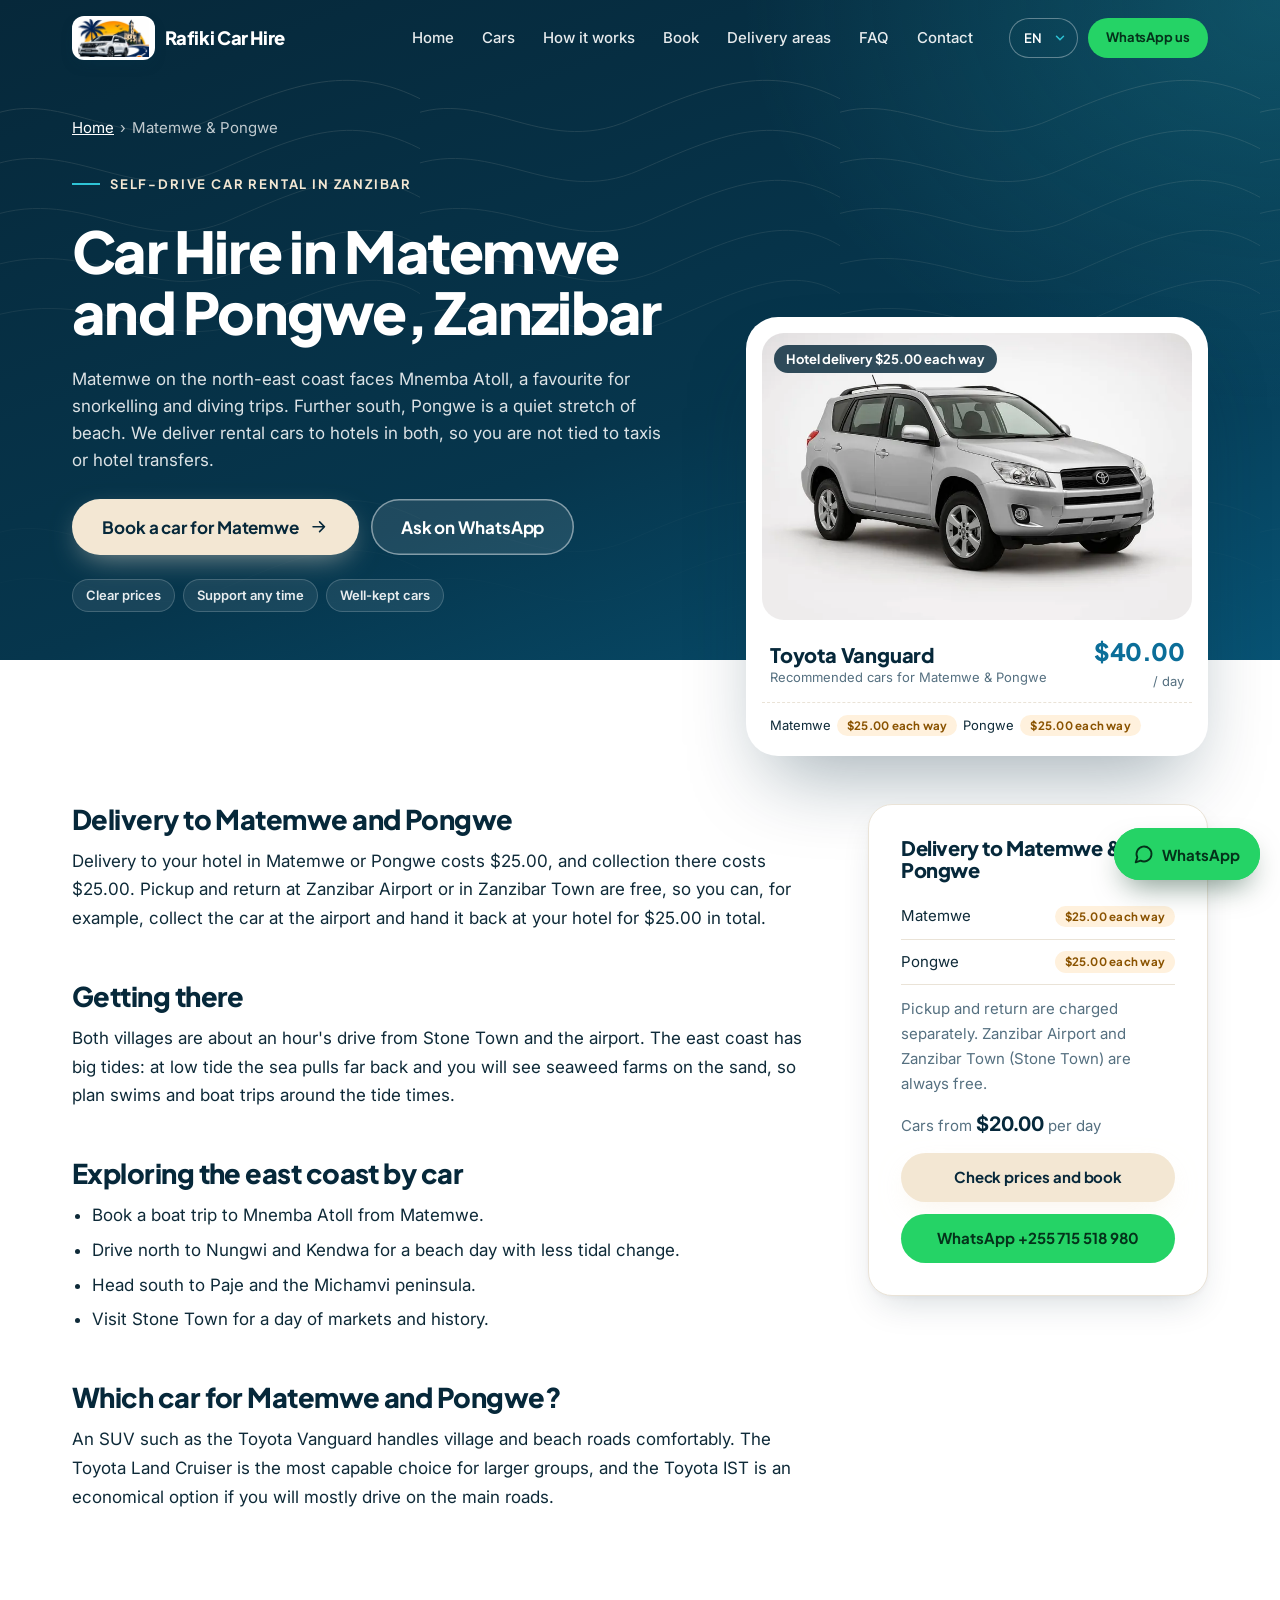
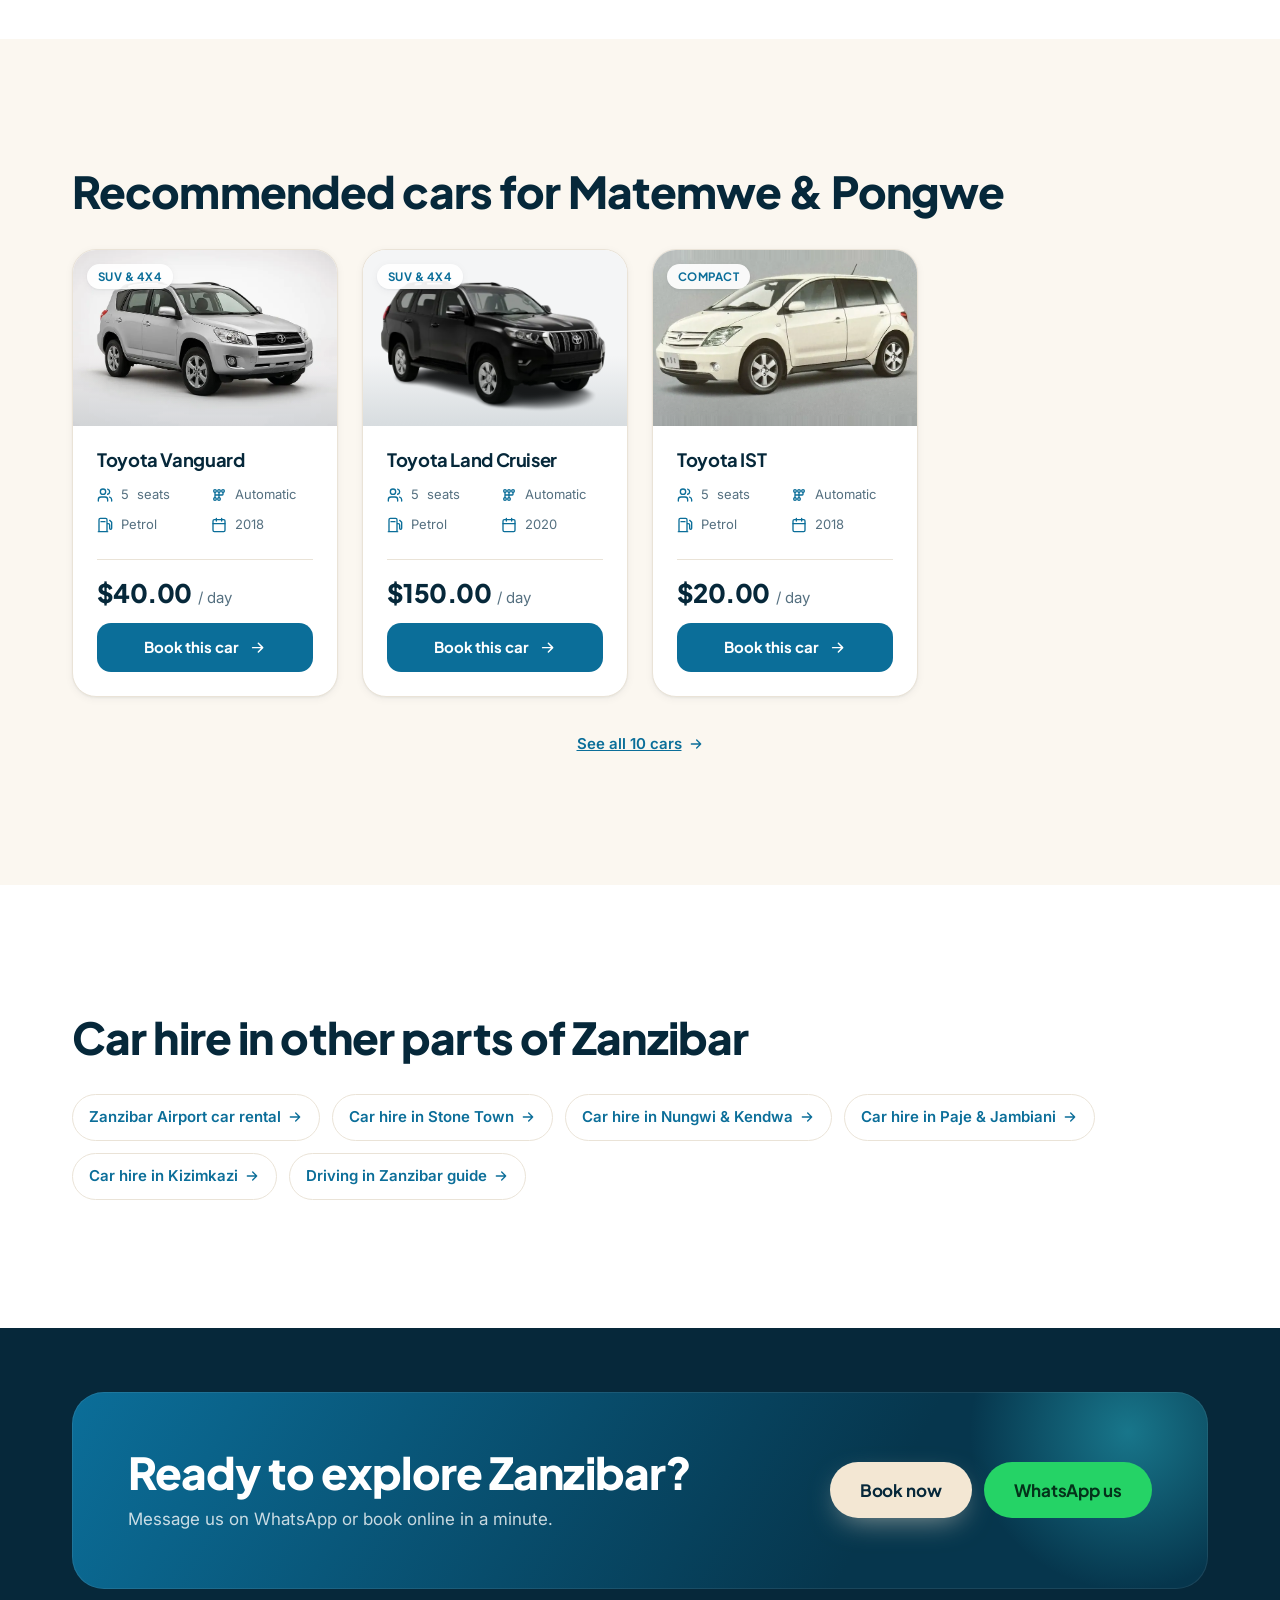
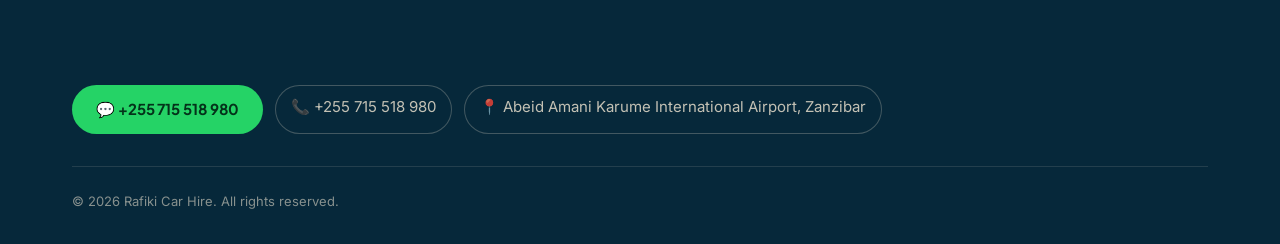
<file: car-hire-matemwe-pongwe/index.html>
<!doctype html>
<html lang="en">
  <head>
    <meta charset="UTF-8" />
    <meta name="viewport" content="width=device-width, initial-scale=1" />
    <title>Car Hire Matemwe &amp; Pongwe, Zanzibar | Rafiki Car Hire</title>
    <meta name="description" content="Rent a car in Matemwe or Pongwe on Zanzibar&#39;s east coast, delivered to your hotel for $25.00. SUVs and compact cars from $20/day. Book on WhatsApp." />
    <meta name="robots" content="index, follow, max-image-preview:large" />
    <link rel="canonical" href="https://kingkunta28.github.io/ZanCarRental/car-hire-matemwe-pongwe/" />
    <meta property="og:type" content="website" />
    <meta property="og:site_name" content="Rafiki Car Hire" />
    <meta property="og:locale" content="en_GB" />
    <meta property="og:title" content="Car Hire Matemwe &amp; Pongwe, Zanzibar | Rafiki Car Hire" />
    <meta property="og:description" content="Rent a car in Matemwe or Pongwe on Zanzibar&#39;s east coast, delivered to your hotel for $25.00. SUVs and compact cars from $20/day. Book on WhatsApp." />
    <meta property="og:url" content="https://kingkunta28.github.io/ZanCarRental/car-hire-matemwe-pongwe/" />
    <meta property="og:image" content="https://kingkunta28.github.io/ZanCarRental/images/rafiki-car-hire-zanzibar-og.jpg" />
    <meta property="og:image:width" content="1200" />
    <meta property="og:image:height" content="630" />
    <meta property="og:image:alt" content="Rafiki Car Hire, car hire in Zanzibar" />
    <meta name="twitter:card" content="summary_large_image" />
    <meta name="twitter:title" content="Car Hire Matemwe &amp; Pongwe, Zanzibar | Rafiki Car Hire" />
    <meta name="twitter:description" content="Rent a car in Matemwe or Pongwe on Zanzibar&#39;s east coast, delivered to your hotel for $25.00. SUVs and compact cars from $20/day. Book on WhatsApp." />
    <meta name="twitter:image" content="https://kingkunta28.github.io/ZanCarRental/images/rafiki-car-hire-zanzibar-og.jpg" />
    <meta name="geo.region" content="TZ-15" />
    <meta name="geo.placename" content="Zanzibar" />
    <script type="application/ld+json">{"@context":"https://schema.org","@graph":[{"@type":"WebPage","@id":"https://kingkunta28.github.io/ZanCarRental/car-hire-matemwe-pongwe/#webpage","url":"https://kingkunta28.github.io/ZanCarRental/car-hire-matemwe-pongwe/","name":"Car Hire Matemwe & Pongwe, Zanzibar | Rafiki Car Hire","description":"Rent a car in Matemwe or Pongwe on Zanzibar's east coast, delivered to your hotel for $25.00. SUVs and compact cars from $20/day. Book on WhatsApp.","inLanguage":"en","isPartOf":{"@id":"https://kingkunta28.github.io/ZanCarRental/#website"},"about":{"@id":"https://kingkunta28.github.io/ZanCarRental/#business"},"breadcrumb":{"@id":"https://kingkunta28.github.io/ZanCarRental/car-hire-matemwe-pongwe/#breadcrumb"},"primaryImageOfPage":"https://kingkunta28.github.io/ZanCarRental/images/cars/toyota-vanguard-2018-suv-rental-zanzibar.webp"},{"@type":"BreadcrumbList","@id":"https://kingkunta28.github.io/ZanCarRental/car-hire-matemwe-pongwe/#breadcrumb","itemListElement":[{"@type":"ListItem","position":1,"name":"Home","item":"https://kingkunta28.github.io/ZanCarRental/"},{"@type":"ListItem","position":2,"name":"Matemwe & Pongwe","item":"https://kingkunta28.github.io/ZanCarRental/car-hire-matemwe-pongwe/"}]},{"@type":"AutoRental","@id":"https://kingkunta28.github.io/ZanCarRental/#business","name":"Rafiki Car Hire","url":"https://kingkunta28.github.io/ZanCarRental/","telephone":"+255715518980","areaServed":[{"@type":"Place","name":"Matemwe, Zanzibar"},{"@type":"Place","name":"Pongwe, Zanzibar"}]}]}</script>
    <meta name="theme-color" content="#06364D" />
    <link rel="icon" type="image/png" href="../images/favicon.png" />
    <link rel="apple-touch-icon" href="../images/favicon.png" />
    <link rel="preconnect" href="https://fonts.googleapis.com" />
    <link rel="preconnect" href="https://fonts.gstatic.com" crossorigin />
    <link rel="preload" as="style" href="https://fonts.googleapis.com/css2?family=Inter:wght@400;500;600&family=Plus+Jakarta+Sans:wght@500;600;700;800&display=swap" onload="this.onload=null;this.rel='stylesheet'" />
    <noscript><link rel="stylesheet" href="https://fonts.googleapis.com/css2?family=Inter:wght@400;500;600&family=Plus+Jakarta+Sans:wght@500;600;700;800&display=swap" /></noscript>
    <link rel="stylesheet" href="../css.css" />
  </head>
  <body class="subpage">
    <a class="skip" href="#main" data-t="skip">Skip to content</a>
    <header class="hdr" id="hdr">
      <div class="wrap bar">
        <a class="logo" href="../"><span class="logo-mark"><img src="../images/logo-mark.webp" alt="" width="284" height="160" /></span><span>Rafiki Car Hire</span></a>
        <nav class="nav" id="nav" aria-label="Main">
          <a href="../" data-t="nav_home">Home</a>
          <a href="../#fleetsec" data-t="nav_fleet">Cars</a>
          <a href="../#how" data-t="nav_how">How it works</a>
          <a href="../?pickup=matemwe#book" data-t="nav_book">Book</a>
          <a href="../#areas" data-t="nav_areas">Delivery areas</a>
          <a href="../#faq" data-t="nav_faq">FAQ</a>
          <a href="#contact" data-t="nav_contact">Contact</a>
          <div class="nav-extra">
            <select class="lang" aria-label="Language"><option value="en">English</option><option value="sw">Kiswahili</option><option value="it">Italiano</option><option value="de">Deutsch</option><option value="fr">Français</option><option value="es">Español</option></select>
            <a class="btn btn-wa" href="https://wa.me/255715518980?text=Hello%20Rafiki%20Car%20Hire%2C%20I%20would%20like%20to%20rent%20a%20car%20in%20Matemwe%20%2F%20Pongwe." target="_blank" rel="noopener"><span data-t="wa">WhatsApp us</span></a>
          </div>
        </nav>
        <div class="tools">
          <select class="lang" id="lang" aria-label="Language"><option value="en">EN</option><option value="sw">SW</option><option value="it">IT</option><option value="de">DE</option><option value="fr">FR</option><option value="es">ES</option></select>
          <a class="btn btn-wa sm hide-m" href="https://wa.me/255715518980?text=Hello%20Rafiki%20Car%20Hire%2C%20I%20would%20like%20to%20rent%20a%20car%20in%20Matemwe%20%2F%20Pongwe." target="_blank" rel="noopener"><span data-t="wa">WhatsApp us</span></a>
          <button class="menu" id="menu" type="button" aria-label="Menu" aria-controls="nav" aria-expanded="false"><span></span><span></span></button>
        </div>
      </div>
    </header>

    <main id="main">
      <section class="phero">
        <div class="wrap phero-grid">
          <div class="phero-copy">
            <nav class="crumbs" aria-label="Breadcrumb">
              <ol><li><a href="../" data-t="nav_home">Home</a></li><li aria-current="page"><span data-t="lbl_car-hire-matemwe-pongwe">Matemwe &amp; Pongwe</span></li></ol>
            </nav>
            <p class="eyebrow"><span data-t="hero_kicker">Self-drive car rental in Zanzibar</span></p>
            <h1 data-t="h1">Car Hire in Matemwe and Pongwe, Zanzibar</h1>
            <p class="hero-p" data-t="intro">Matemwe on the north-east coast faces Mnemba Atoll, a favourite for snorkelling and diving trips. Further south, Pongwe is a quiet stretch of beach. We deliver rental cars to hotels in both, so you are not tied to taxis or hotel transfers.</p>
            <div class="hero-cta">
              <a class="btn btn-sand lg" href="../?pickup=matemwe#book"><span data-t="bk_car-hire-matemwe-pongwe">Book a car for Matemwe</span><svg class="ic" viewBox="0 0 24 24" aria-hidden="true"><path d="M5 12h14M13 6l6 6-6 6"/></svg></a>
              <a class="btn btn-glass lg" href="https://wa.me/255715518980?text=Hello%20Rafiki%20Car%20Hire%2C%20I%20would%20like%20to%20rent%20a%20car%20in%20Matemwe%20%2F%20Pongwe." target="_blank" rel="noopener"><span data-t="pg_ask">Ask on WhatsApp</span></a>
            </div>
            <ul class="phero-facts">
              <li data-t="w1t">Clear prices</li>
              <li data-t="w3t">Support any time</li>
              <li data-t="w4t">Well-kept cars</li>
            </ul>
          </div>
          <figure class="phero-card">
            <div class="pc-media"><img src="../images/cars/toyota-vanguard-2018-suv-rental-zanzibar.webp" alt="Toyota Vanguard 2018 SUV for hire in Zanzibar" width="800" height="533" fetchpriority="high" decoding="async" /><span class="pc-badge" data-t="chip">Hotel delivery $25.00 each way</span></div>
            <figcaption>
              <span><span class="pc-name">Toyota Vanguard</span><span class="pc-meta" data-t="pc_meta">Recommended cars for Matemwe &amp; Pongwe</span></span>
              <span class="pc-price"><b>$40.00</b><span data-t="per_day">/ day</span></span>
            </figcaption>
            <ul class="pc-fees"><li><span>Matemwe</span><span class="fee-pill is-paid" data-t="area_paid">$25.00 each way</span></li><li><span>Pongwe</span><span class="fee-pill is-paid" data-t="area_paid">$25.00 each way</span></li></ul>
          </figure>
        </div>
      </section>

      <section class="page-body">
        <div class="wrap page-grid">
          <article class="prose">
          <h2 data-t="s0h">Delivery to Matemwe and Pongwe</h2>
          <p data-t="s0b0">Delivery to your hotel in Matemwe or Pongwe costs $25.00, and collection there costs $25.00. Pickup and return at Zanzibar Airport or in Zanzibar Town are free, so you can, for example, collect the car at the airport and hand it back at your hotel for $25.00 in total.</p>

          <h2 data-t="s1h">Getting there</h2>
          <p data-t="s1b0">Both villages are about an hour&#39;s drive from Stone Town and the airport. The east coast has big tides: at low tide the sea pulls far back and you will see seaweed farms on the sand, so plan swims and boat trips around the tide times.</p>

          <h2 data-t="s2h">Exploring the east coast by car</h2>
          <ul><li data-t="s2b0i0">Book a boat trip to Mnemba Atoll from Matemwe.</li><li data-t="s2b0i1">Drive north to Nungwi and Kendwa for a beach day with less tidal change.</li><li data-t="s2b0i2">Head south to Paje and the Michamvi peninsula.</li><li data-t="s2b0i3">Visit Stone Town for a day of markets and history.</li></ul>

          <h2 data-t="s3h">Which car for Matemwe and Pongwe?</h2>
          <p data-t="s3b0">An SUV such as the Toyota Vanguard handles village and beach roads comfortably. The Toyota Land Cruiser is the most capable choice for larger groups, and the Toyota IST is an economical option if you will mostly drive on the main roads.</p>
          </article>
          <aside class="page-side">
            <div class="side-card">
              <h2 data-t="side_h">Delivery to Matemwe &amp; Pongwe</h2>
              <ul class="fee-list"><li><span>Matemwe</span><span class="fee-pill is-paid" data-t="area_paid">$25.00 each way</span></li><li><span>Pongwe</span><span class="fee-pill is-paid" data-t="area_paid">$25.00 each way</span></li></ul>
              <p class="side-note" data-t="pg_side_note">Pickup and return are charged separately. Zanzibar Airport and Zanzibar Town (Stone Town) are always free.</p>
              <p class="side-from" data-th="side_from">Cars from <b>$20.00</b> per day</p>
              <a class="btn btn-sand" href="../?pickup=matemwe#book"><span data-t="pg_check">Check prices and book</span></a>
              <a class="btn btn-wa" href="https://wa.me/255715518980?text=Hello%20Rafiki%20Car%20Hire%2C%20I%20would%20like%20to%20rent%20a%20car%20in%20Matemwe%20%2F%20Pongwe." target="_blank" rel="noopener">WhatsApp +255 715 518 980</a>
            </div>
          </aside>
        </div>
      </section>

      <section class="page-cars">
        <div class="wrap">
          <h2 data-t="cars_h">Recommended cars for Matemwe &amp; Pongwe</h2>
          <div class="grid">
    <article class="card">
      <div class="card-media"><img src="../images/cars/toyota-vanguard-2018-suv-rental-zanzibar.webp" alt="Toyota Vanguard 2018 SUV for hire in Zanzibar" width="800" height="533" loading="lazy" decoding="async"><span class="tag" data-t="cat_suv">SUV &amp; 4x4</span></div>
      <div class="cb">
        <h3>Toyota Vanguard</h3>
        <ul class="specs">
          <li><svg class="ic" viewBox="0 0 24 24" aria-hidden="true"><path d="M16 21v-2a4 4 0 0 0-4-4H6a4 4 0 0 0-4 4v2"/><circle cx="9" cy="7" r="4"/><path d="M22 21v-2a4 4 0 0 0-3-3.87M16 3.13a4 4 0 0 1 0 7.75"/></svg>5 <span data-t="seats">seats</span></li>
          <li><svg class="ic" viewBox="0 0 24 24" aria-hidden="true"><circle cx="6" cy="6" r="2"/><circle cx="12" cy="6" r="2"/><circle cx="18" cy="6" r="2"/><circle cx="6" cy="18" r="2"/><circle cx="12" cy="18" r="2"/><path d="M6 8v8M12 8v8M18 8v3a1 1 0 0 1-1 1H6"/></svg><span data-t="v_Automatic">Automatic</span></li>
          <li><svg class="ic" viewBox="0 0 24 24" aria-hidden="true"><path d="M3 22V4a2 2 0 0 1 2-2h8a2 2 0 0 1 2 2v18M2 22h14M6 7h6M15 10h2a2 2 0 0 1 2 2v5a1.5 1.5 0 0 0 3 0V8l-3-3"/></svg><span data-t="v_Petrol">Petrol</span></li>
          <li><svg class="ic" viewBox="0 0 24 24" aria-hidden="true"><rect x="3" y="4" width="18" height="18" rx="2"/><path d="M16 2v4M8 2v4M3 10h18"/></svg>2018</li></ul>
        <div class="card-foot">
          <p class="price"><b>$40.00</b><span data-t="per_day">/ day</span></p>
          <a class="btn btn-b" href="../?car=vanguard-2018&pickup=matemwe#book"><span data-t="book_car">Book this car</span><svg class="ic" viewBox="0 0 24 24" aria-hidden="true"><path d="M5 12h14M13 6l6 6-6 6"/></svg></a>
        </div>
      </div>
    </article>
    <article class="card">
      <div class="card-media"><img src="../images/cars/toyota-land-cruiser-2020-4x4-rental-zanzibar.webp" alt="Toyota Land Cruiser 2020 SUV for hire in Zanzibar" width="800" height="533" loading="lazy" decoding="async"><span class="tag" data-t="cat_suv">SUV &amp; 4x4</span></div>
      <div class="cb">
        <h3>Toyota Land Cruiser</h3>
        <ul class="specs">
          <li><svg class="ic" viewBox="0 0 24 24" aria-hidden="true"><path d="M16 21v-2a4 4 0 0 0-4-4H6a4 4 0 0 0-4 4v2"/><circle cx="9" cy="7" r="4"/><path d="M22 21v-2a4 4 0 0 0-3-3.87M16 3.13a4 4 0 0 1 0 7.75"/></svg>5 <span data-t="seats">seats</span></li>
          <li><svg class="ic" viewBox="0 0 24 24" aria-hidden="true"><circle cx="6" cy="6" r="2"/><circle cx="12" cy="6" r="2"/><circle cx="18" cy="6" r="2"/><circle cx="6" cy="18" r="2"/><circle cx="12" cy="18" r="2"/><path d="M6 8v8M12 8v8M18 8v3a1 1 0 0 1-1 1H6"/></svg><span data-t="v_Automatic">Automatic</span></li>
          <li><svg class="ic" viewBox="0 0 24 24" aria-hidden="true"><path d="M3 22V4a2 2 0 0 1 2-2h8a2 2 0 0 1 2 2v18M2 22h14M6 7h6M15 10h2a2 2 0 0 1 2 2v5a1.5 1.5 0 0 0 3 0V8l-3-3"/></svg><span data-t="v_Petrol">Petrol</span></li>
          <li><svg class="ic" viewBox="0 0 24 24" aria-hidden="true"><rect x="3" y="4" width="18" height="18" rx="2"/><path d="M16 2v4M8 2v4M3 10h18"/></svg>2020</li></ul>
        <div class="card-foot">
          <p class="price"><b>$150.00</b><span data-t="per_day">/ day</span></p>
          <a class="btn btn-b" href="../?car=land-cruiser-2020&pickup=matemwe#book"><span data-t="book_car">Book this car</span><svg class="ic" viewBox="0 0 24 24" aria-hidden="true"><path d="M5 12h14M13 6l6 6-6 6"/></svg></a>
        </div>
      </div>
    </article>
    <article class="card">
      <div class="card-media"><img src="../images/cars/toyota-ist-2018-compact-car-hire-zanzibar.webp" alt="Toyota IST 2018 compact car for hire in Zanzibar" width="800" height="533" loading="lazy" decoding="async"><span class="tag" data-t="cat_small">Compact</span></div>
      <div class="cb">
        <h3>Toyota IST</h3>
        <ul class="specs">
          <li><svg class="ic" viewBox="0 0 24 24" aria-hidden="true"><path d="M16 21v-2a4 4 0 0 0-4-4H6a4 4 0 0 0-4 4v2"/><circle cx="9" cy="7" r="4"/><path d="M22 21v-2a4 4 0 0 0-3-3.87M16 3.13a4 4 0 0 1 0 7.75"/></svg>5 <span data-t="seats">seats</span></li>
          <li><svg class="ic" viewBox="0 0 24 24" aria-hidden="true"><circle cx="6" cy="6" r="2"/><circle cx="12" cy="6" r="2"/><circle cx="18" cy="6" r="2"/><circle cx="6" cy="18" r="2"/><circle cx="12" cy="18" r="2"/><path d="M6 8v8M12 8v8M18 8v3a1 1 0 0 1-1 1H6"/></svg><span data-t="v_Automatic">Automatic</span></li>
          <li><svg class="ic" viewBox="0 0 24 24" aria-hidden="true"><path d="M3 22V4a2 2 0 0 1 2-2h8a2 2 0 0 1 2 2v18M2 22h14M6 7h6M15 10h2a2 2 0 0 1 2 2v5a1.5 1.5 0 0 0 3 0V8l-3-3"/></svg><span data-t="v_Petrol">Petrol</span></li>
          <li><svg class="ic" viewBox="0 0 24 24" aria-hidden="true"><rect x="3" y="4" width="18" height="18" rx="2"/><path d="M16 2v4M8 2v4M3 10h18"/></svg>2018</li></ul>
        <div class="card-foot">
          <p class="price"><b>$20.00</b><span data-t="per_day">/ day</span></p>
          <a class="btn btn-b" href="../?car=toyota-ist&pickup=matemwe#book"><span data-t="book_car">Book this car</span><svg class="ic" viewBox="0 0 24 24" aria-hidden="true"><path d="M5 12h14M13 6l6 6-6 6"/></svg></a>
        </div>
      </div>
    </article>
          </div>
          <p class="all-cars"><a href="../#fleetsec"><span data-t="all_cars">See all 10 cars</span><svg class="ic" viewBox="0 0 24 24" aria-hidden="true"><path d="M5 12h14M13 6l6 6-6 6"/></svg></a></p>
        </div>
      </section>

      <section class="page-more">
        <div class="wrap">
          <h2 data-t="pg_more">Car hire in other parts of Zanzibar</h2>
          <ul class="area-links"><li><a href="../car-hire-zanzibar-airport/"><span data-t="lk_car-hire-zanzibar-airport">Zanzibar Airport car rental</span><svg class="ic" viewBox="0 0 24 24" aria-hidden="true"><path d="M5 12h14M13 6l6 6-6 6"/></svg></a></li><li><a href="../car-hire-stone-town/"><span data-t="lk_car-hire-stone-town">Car hire in Stone Town</span><svg class="ic" viewBox="0 0 24 24" aria-hidden="true"><path d="M5 12h14M13 6l6 6-6 6"/></svg></a></li><li><a href="../car-hire-nungwi-kendwa/"><span data-t="lk_car-hire-nungwi-kendwa">Car hire in Nungwi &amp; Kendwa</span><svg class="ic" viewBox="0 0 24 24" aria-hidden="true"><path d="M5 12h14M13 6l6 6-6 6"/></svg></a></li><li><a href="../car-hire-paje-jambiani/"><span data-t="lk_car-hire-paje-jambiani">Car hire in Paje &amp; Jambiani</span><svg class="ic" viewBox="0 0 24 24" aria-hidden="true"><path d="M5 12h14M13 6l6 6-6 6"/></svg></a></li><li><a href="../car-hire-kizimkazi/"><span data-t="lk_car-hire-kizimkazi">Car hire in Kizimkazi</span><svg class="ic" viewBox="0 0 24 24" aria-hidden="true"><path d="M5 12h14M13 6l6 6-6 6"/></svg></a></li><li><a href="../driving-in-zanzibar/"><span data-t="lk_driving-in-zanzibar">Driving in Zanzibar guide</span><svg class="ic" viewBox="0 0 24 24" aria-hidden="true"><path d="M5 12h14M13 6l6 6-6 6"/></svg></a></li></ul>
        </div>
      </section>
    </main>

    <footer id="contact">
      <div class="wrap">
        <div class="cta-band">
          <div>
            <h2 data-t="cta_h">Ready to explore Zanzibar?</h2>
            <p data-t="pg_cta_p">Message us on WhatsApp or book online in a minute.</p>
          </div>
          <div class="cta-actions">
            <a class="btn btn-sand lg" href="../?pickup=matemwe#book"><span data-t="cta_book">Book now</span></a>
            <a class="btn btn-wa lg" href="https://wa.me/255715518980?text=Hello%20Rafiki%20Car%20Hire%2C%20I%20would%20like%20to%20rent%20a%20car%20in%20Matemwe%20%2F%20Pongwe." target="_blank" rel="noopener"><span data-t="wa">WhatsApp us</span></a>
          </div>
        </div>
        <div class="foot-contact page-contact"><a class="btn btn-wa" href="https://wa.me/255715518980" target="_blank" rel="noopener">💬 +255 715 518 980</a>
   <a class="addr" href="tel:+255715518980">📞 +255 715 518 980</a>
   <a class="addr" href="https://maps.google.com/?q=Abeid%20Amani%20Karume%20International%20Airport%2C%20Zanzibar" target="_blank" rel="noopener">📍 Abeid Amani Karume International Airport, Zanzibar</a></div>
        <p class="copy">© 2026 Rafiki Car Hire. <span data-t="rights">All rights reserved.</span></p>
      </div>
    </footer>

    <a class="float" href="https://wa.me/255715518980?text=Hello%20Rafiki%20Car%20Hire%2C%20I%20would%20like%20to%20rent%20a%20car%20in%20Matemwe%20%2F%20Pongwe." target="_blank" rel="noopener" aria-label="WhatsApp">
      <svg viewBox="0 0 24 24" aria-hidden="true"><path d="M7.9 20A9 9 0 1 0 4 16.1L2 22Z" /></svg>
      <span>WhatsApp</span>
    </a>
    <script type="application/json" id="i18n">{"en":{"__title":"Car Hire Matemwe & Pongwe, Zanzibar | Rafiki Car Hire","s0h":"Delivery to Matemwe and Pongwe","s0b0":"Delivery to your hotel in Matemwe or Pongwe costs $25.00, and collection there costs $25.00. Pickup and return at Zanzibar Airport or in Zanzibar Town are free, so you can, for example, collect the car at the airport and hand it back at your hotel for $25.00 in total.","s1h":"Getting there","s1b0":"Both villages are about an hour's drive from Stone Town and the airport. The east coast has big tides: at low tide the sea pulls far back and you will see seaweed farms on the sand, so plan swims and boat trips around the tide times.","s2h":"Exploring the east coast by car","s2b0i0":"Book a boat trip to Mnemba Atoll from Matemwe.","s2b0i1":"Drive north to Nungwi and Kendwa for a beach day with less tidal change.","s2b0i2":"Head south to Paje and the Michamvi peninsula.","s2b0i3":"Visit Stone Town for a day of markets and history.","s3h":"Which car for Matemwe and Pongwe?","s3b0":"An SUV such as the Toyota Vanguard handles village and beach roads comfortably. The Toyota Land Cruiser is the most capable choice for larger groups, and the Toyota IST is an economical option if you will mostly drive on the main roads.","area_paid":"$25.00 each way","lk_car-hire-zanzibar-airport":"Zanzibar Airport car rental","lk_car-hire-stone-town":"Car hire in Stone Town","lk_car-hire-nungwi-kendwa":"Car hire in Nungwi & Kendwa","lk_car-hire-paje-jambiani":"Car hire in Paje & Jambiani","lk_car-hire-kizimkazi":"Car hire in Kizimkazi","lk_driving-in-zanzibar":"Driving in Zanzibar guide","chip":"Hotel delivery $25.00 each way","pc_meta":"Recommended cars for Matemwe & Pongwe","per_day":"/ day","skip":"Skip to content","nav_home":"Home","nav_fleet":"Cars","nav_how":"How it works","nav_book":"Book","nav_areas":"Delivery areas","nav_faq":"FAQ","nav_contact":"Contact","wa":"WhatsApp us","lbl_car-hire-matemwe-pongwe":"Matemwe & Pongwe","hero_kicker":"Self-drive car rental in Zanzibar","h1":"Car Hire in Matemwe and Pongwe, Zanzibar","intro":"Matemwe on the north-east coast faces Mnemba Atoll, a favourite for snorkelling and diving trips. Further south, Pongwe is a quiet stretch of beach. We deliver rental cars to hotels in both, so you are not tied to taxis or hotel transfers.","bk_car-hire-matemwe-pongwe":"Book a car for Matemwe","pg_ask":"Ask on WhatsApp","w1t":"Clear prices","w3t":"Support any time","w4t":"Well-kept cars","side_h":"Delivery to Matemwe & Pongwe","pg_side_note":"Pickup and return are charged separately. Zanzibar Airport and Zanzibar Town (Stone Town) are always free.","side_from":"Cars from \u003cb>$20.00\u003c/b> per day","pg_check":"Check prices and book","cars_h":"Recommended cars for Matemwe & Pongwe","cat_suv":"SUV & 4x4","seats":"seats","v_Automatic":"Automatic","v_Petrol":"Petrol","book_car":"Book this car","cat_small":"Compact","all_cars":"See all 10 cars","pg_more":"Car hire in other parts of Zanzibar","cta_h":"Ready to explore Zanzibar?","pg_cta_p":"Message us on WhatsApp or book online in a minute.","cta_book":"Book now","rights":"All rights reserved."},"sw":{"__title":"Kukodisha Gari Matemwe na Pongwe, Zanzibar | Rafiki Car Hire","s0h":"Kuleta gari Matemwe na Pongwe","s0b0":"Kuleta gari hotelini kwako Matemwe au Pongwe ni $25.00, na kulichukua huko ni $25.00. Kuchukua na kurudisha uwanja wa ndege wa Zanzibar au Mji wa Zanzibar ni bure, hivyo kwa mfano unaweza kuchukua gari uwanja wa ndege na kulirudisha hotelini kwako kwa $25.00 jumla.","s1h":"Jinsi ya kufika","s1b0":"Vijiji vyote viwili viko takriban saa moja kwa gari kutoka Stone Town na uwanja wa ndege. Pwani ya mashariki ina maji kupwa na kujaa kwa kiwango kikubwa: maji yakipwa bahari hurudi mbali na utaona mashamba ya mwani mchangani, hivyo panga kuogelea na safari za mashua kulingana na muda wa maji.","s2h":"Kuzunguka pwani ya mashariki kwa gari","s2b0i0":"Panga safari ya mashua kwenda kisiwa cha Mnemba kutoka Matemwe.","s2b0i1":"Endesha kaskazini hadi Nungwi na Kendwa kwa siku ya ufukweni yenye mabadiliko madogo ya maji.","s2b0i2":"Elekea kusini hadi Paje na rasi ya Michamvi.","s2b0i3":"Tembelea Stone Town kwa siku ya masoko na historia.","s3h":"Gari gani kwa Matemwe na Pongwe?","s3b0":"SUV kama Toyota Vanguard inamudu barabara za vijijini na za ufukweni kwa urahisi. Toyota Land Cruiser ndiyo imara zaidi kwa makundi makubwa, na Toyota IST ni chaguo la gharama nafuu kama utaendesha zaidi barabara kuu.","area_paid":"$25.00 kila upande","lk_car-hire-zanzibar-airport":"Kukodisha gari uwanja wa ndege","lk_car-hire-stone-town":"Kukodisha gari Stone Town","lk_car-hire-nungwi-kendwa":"Kukodisha gari Nungwi na Kendwa","lk_car-hire-paje-jambiani":"Kukodisha gari Paje na Jambiani","lk_car-hire-kizimkazi":"Kukodisha gari Kizimkazi","lk_driving-in-zanzibar":"Mwongozo wa kuendesha Zanzibar","chip":"Kuleta hotelini $25.00 kila upande","pc_meta":"Magari tunayopendekeza: Matemwe na Pongwe","per_day":"/ siku","skip":"Ruka hadi maudhui","nav_home":"Nyumbani","nav_fleet":"Magari","nav_how":"Jinsi inavyofanya kazi","nav_book":"Weka nafasi","nav_areas":"Maeneo tunayofikia","nav_faq":"Maswali","nav_contact":"Mawasiliano","wa":"Tuandikie WhatsApp","lbl_car-hire-matemwe-pongwe":"Matemwe na Pongwe","hero_kicker":"Kukodisha magari Zanzibar","h1":"Kukodisha gari Matemwe na Pongwe, Zanzibar","intro":"Matemwe kwenye pwani ya kaskazini-mashariki inatazamana na kisiwa cha Mnemba, kipenzi cha wanaozamia na kupiga mbizi. Kusini zaidi, Pongwe ni ufukwe tulivu. Tunaleta magari ya kukodi hotelini katika maeneo yote mawili, ili usitegemee teksi au usafiri wa hoteli.","bk_car-hire-matemwe-pongwe":"Weka nafasi Matemwe","pg_ask":"Uliza kupitia WhatsApp","w1t":"Bei wazi","w3t":"Msaada wakati wowote","w4t":"Magari yaliyotunzwa","side_h":"Kuleta gari: Matemwe na Pongwe","pg_side_note":"Kuleta na kurudisha hutozwa kila kimoja. Uwanja wa ndege wa Zanzibar na Mji wa Zanzibar (Stone Town) ni bure kila wakati.","side_from":"Magari kuanzia \u003cb>$20.00\u003c/b> kwa siku","pg_check":"Angalia bei na weka nafasi","cars_h":"Magari tunayopendekeza: Matemwe na Pongwe","cat_suv":"SUV na 4x4","seats":"viti","v_Automatic":"Automatiki","v_Petrol":"Petroli","book_car":"Chagua gari hili","cat_small":"Magari madogo","all_cars":"Tazama magari yote 10","pg_more":"Kukodisha gari maeneo mengine ya Zanzibar","cta_h":"Uko tayari kuizunguka Zanzibar?","pg_cta_p":"Tuandikie WhatsApp au weka nafasi mtandaoni kwa dakika moja.","cta_book":"Weka nafasi","rights":"Haki zote zimehifadhiwa."},"it":{"__title":"Noleggio Auto Matemwe e Pongwe, Zanzibar | Rafiki Car Hire","s0h":"Consegna a Matemwe e Pongwe","s0b0":"La consegna al tuo hotel a Matemwe o Pongwe costa $25.00, e il ritiro lì costa $25.00. Ritiro e riconsegna all'aeroporto di Zanzibar o a Zanzibar Town sono gratuiti: per esempio puoi ritirare l'auto in aeroporto e riconsegnarla al tuo hotel per $25.00 in totale.","s1h":"Come arrivare","s1b0":"Entrambi i villaggi distano circa un'ora di auto da Stone Town e dall'aeroporto. La costa orientale ha maree importanti: con la bassa marea il mare si ritira molto e sulla sabbia si vedono le coltivazioni di alghe, quindi organizza bagni e uscite in barca in base agli orari delle maree.","s2h":"Esplorare la costa orientale in auto","s2b0i0":"Prenota un'uscita in barca all'atollo di Mnemba da Matemwe.","s2b0i1":"Sali a nord fino a Nungwi e Kendwa per una giornata di mare con meno escursione di marea.","s2b0i2":"Scendi a sud verso Paje e la penisola di Michamvi.","s2b0i3":"Visita Stone Town per una giornata di mercati e storia.","s3h":"Quale auto per Matemwe e Pongwe?","s3b0":"Un SUV come la Toyota Vanguard affronta comodamente le strade dei villaggi e delle spiagge. La Toyota Land Cruiser è la scelta più robusta per i gruppi numerosi, mentre la Toyota IST è un'opzione economica se guiderai soprattutto sulle strade principali.","area_paid":"$25.00 a tratta","lk_car-hire-zanzibar-airport":"Noleggio auto all'aeroporto di Zanzibar","lk_car-hire-stone-town":"Noleggio auto a Stone Town","lk_car-hire-nungwi-kendwa":"Noleggio auto a Nungwi e Kendwa","lk_car-hire-paje-jambiani":"Noleggio auto a Paje e Jambiani","lk_car-hire-kizimkazi":"Noleggio auto a Kizimkazi","lk_driving-in-zanzibar":"Guidare a Zanzibar: la guida","chip":"Consegna in hotel $25.00 a tratta","pc_meta":"Auto consigliate: Matemwe e Pongwe","per_day":"/ giorno","skip":"Vai al contenuto","nav_home":"Home","nav_fleet":"Auto","nav_how":"Come funziona","nav_book":"Prenota","nav_areas":"Zone di consegna","nav_faq":"FAQ","nav_contact":"Contatti","wa":"Scrivici su WhatsApp","lbl_car-hire-matemwe-pongwe":"Matemwe e Pongwe","hero_kicker":"Noleggio auto a Zanzibar","h1":"Noleggio auto a Matemwe e Pongwe, Zanzibar","intro":"Matemwe, sulla costa nord-orientale, si affaccia sull'atollo di Mnemba, meta preferita per snorkeling e immersioni. Più a sud, Pongwe è un tratto di spiaggia tranquillo. Consegniamo auto a noleggio negli hotel di entrambe, così non dipendi da taxi o transfer.","bk_car-hire-matemwe-pongwe":"Prenota un'auto a Matemwe","pg_ask":"Chiedi su WhatsApp","w1t":"Prezzi chiari","w3t":"Assistenza sempre","w4t":"Auto ben curate","side_h":"Consegna: Matemwe e Pongwe","pg_side_note":"Consegna e riconsegna si pagano separatamente. L'aeroporto di Zanzibar e Zanzibar Town (Stone Town) sono sempre gratuiti.","side_from":"Auto da \u003cb>$20.00\u003c/b> al giorno","pg_check":"Vedi i prezzi e prenota","cars_h":"Auto consigliate: Matemwe e Pongwe","cat_suv":"SUV e 4x4","seats":"posti","v_Automatic":"Automatico","v_Petrol":"Benzina","book_car":"Prenota questa auto","cat_small":"Compatte","all_cars":"Vedi tutte le 10 auto","pg_more":"Noleggio auto in altre zone di Zanzibar","cta_h":"Pronto a scoprire Zanzibar?","pg_cta_p":"Scrivici su WhatsApp o prenota online in un minuto.","cta_book":"Prenota ora","rights":"Tutti i diritti riservati."},"de":{"__title":"Mietwagen Matemwe & Pongwe, Sansibar | Rafiki Car Hire","s0h":"Lieferung nach Matemwe und Pongwe","s0b0":"Die Lieferung zu deinem Hotel in Matemwe oder Pongwe kostet $25.00, die Abholung dort $25.00. Übernahme und Rückgabe am Flughafen Sansibar oder in Zanzibar Town sind kostenlos. Du kannst das Auto also zum Beispiel am Flughafen übernehmen und für insgesamt $25.00 an deinem Hotel zurückgeben.","s1h":"Anfahrt","s1b0":"Beide Orte liegen etwa eine Autostunde von Stone Town und dem Flughafen entfernt. An der Ostküste gibt es starke Gezeiten: Bei Ebbe zieht sich das Meer weit zurück, und auf dem Sand siehst du Seetangfarmen. Plane Baden und Bootsausflüge deshalb nach den Gezeiten.","s2h":"Die Ostküste mit dem Auto erkunden","s2b0i0":"Buche ab Matemwe einen Bootsausflug zum Mnemba-Atoll.","s2b0i1":"Fahr nach Norden nach Nungwi und Kendwa für einen Strandtag mit weniger Gezeitenunterschied.","s2b0i2":"Fahr nach Süden nach Paje und zur Halbinsel Michamvi.","s2b0i3":"Besuch Stone Town für einen Tag voller Märkte und Geschichte.","s3h":"Welches Auto für Matemwe und Pongwe?","s3b0":"Ein SUV wie der Toyota Vanguard meistert Dorf- und Strandwege bequem. Der Toyota Land Cruiser ist die robusteste Wahl für größere Gruppen, und der Toyota IST ist eine sparsame Option, wenn du vor allem Hauptstraßen fährst.","area_paid":"$25.00 pro Strecke","lk_car-hire-zanzibar-airport":"Mietwagen am Flughafen Sansibar","lk_car-hire-stone-town":"Mietwagen in Stone Town","lk_car-hire-nungwi-kendwa":"Mietwagen in Nungwi & Kendwa","lk_car-hire-paje-jambiani":"Mietwagen in Paje & Jambiani","lk_car-hire-kizimkazi":"Mietwagen in Kizimkazi","lk_driving-in-zanzibar":"Ratgeber: Autofahren auf Sansibar","chip":"Hotellieferung $25.00 pro Strecke","pc_meta":"Empfohlene Autos: Matemwe & Pongwe","per_day":"/ Tag","skip":"Zum Inhalt springen","nav_home":"Startseite","nav_fleet":"Autos","nav_how":"So funktioniert's","nav_book":"Buchen","nav_areas":"Liefergebiete","nav_faq":"FAQ","nav_contact":"Kontakt","wa":"Schreib uns auf WhatsApp","lbl_car-hire-matemwe-pongwe":"Matemwe & Pongwe","hero_kicker":"Autovermietung auf Sansibar","h1":"Mietwagen in Matemwe und Pongwe, Sansibar","intro":"Matemwe an der Nordostküste liegt gegenüber dem Mnemba-Atoll, einem beliebten Ziel für Schnorchel- und Tauchausflüge. Weiter südlich ist Pongwe ein ruhiger Strandabschnitt. Wir liefern Mietwagen zu Hotels an beiden Orten, damit du nicht auf Taxis oder Hoteltransfers angewiesen bist.","bk_car-hire-matemwe-pongwe":"Auto in Matemwe buchen","pg_ask":"Per WhatsApp fragen","w1t":"Klare Preise","w3t":"Jederzeit Hilfe","w4t":"Gepflegte Autos","side_h":"Lieferung: Matemwe & Pongwe","pg_side_note":"Übergabe und Rückgabe werden getrennt berechnet. Der Flughafen Sansibar und Zanzibar Town (Stone Town) sind immer kostenlos.","side_from":"Autos ab \u003cb>$20.00\u003c/b> pro Tag","pg_check":"Preise prüfen und buchen","cars_h":"Empfohlene Autos: Matemwe & Pongwe","cat_suv":"SUV & 4x4","seats":"Sitze","v_Automatic":"Automatik","v_Petrol":"Benzin","book_car":"Dieses Auto buchen","cat_small":"Kompakt","all_cars":"Alle 10 Autos ansehen","pg_more":"Mietwagen in anderen Teilen Sansibars","cta_h":"Bereit, Sansibar zu entdecken?","pg_cta_p":"Schreib uns auf WhatsApp oder buche in einer Minute online.","cta_book":"Jetzt buchen","rights":"Alle Rechte vorbehalten."},"fr":{"__title":"Location de Voiture Matemwe et Pongwe, Zanzibar | Rafiki Car Hire","s0h":"Livraison à Matemwe et Pongwe","s0b0":"La livraison à votre hôtel à Matemwe ou Pongwe coûte $25.00, et la reprise sur place coûte $25.00. La prise en charge et le retour à l'aéroport de Zanzibar ou à Zanzibar Town sont gratuits : vous pouvez par exemple prendre la voiture à l'aéroport et la rendre à votre hôtel pour $25.00 au total.","s1h":"Comment s'y rendre","s1b0":"Les deux villages sont à environ une heure de route de Stone Town et de l'aéroport. La côte est connaît de fortes marées : à marée basse, la mer se retire loin et l'on voit les cultures d'algues sur le sable. Prévoyez baignades et sorties en bateau selon les horaires des marées.","s2h":"Explorer la côte est en voiture","s2b0i0":"Réservez une sortie en bateau vers l'atoll de Mnemba depuis Matemwe.","s2b0i1":"Montez au nord vers Nungwi et Kendwa pour une journée plage avec moins de marée.","s2b0i2":"Descendez au sud vers Paje et la péninsule de Michamvi.","s2b0i3":"Visitez Stone Town pour une journée de marchés et d'histoire.","s3h":"Quelle voiture pour Matemwe et Pongwe ?","s3b0":"Un SUV comme le Toyota Vanguard circule confortablement sur les routes de village et de plage. Le Toyota Land Cruiser est le choix le plus robuste pour les grands groupes, et la Toyota IST est une option économique si vous roulez surtout sur les routes principales.","area_paid":"$25.00 par trajet","lk_car-hire-zanzibar-airport":"Location de voiture à l'aéroport de Zanzibar","lk_car-hire-stone-town":"Location de voiture à Stone Town","lk_car-hire-nungwi-kendwa":"Location de voiture à Nungwi et Kendwa","lk_car-hire-paje-jambiani":"Location de voiture à Paje et Jambiani","lk_car-hire-kizimkazi":"Location de voiture à Kizimkazi","lk_driving-in-zanzibar":"Guide : conduire à Zanzibar","chip":"Livraison à l'hôtel $25.00 par trajet","pc_meta":"Voitures recommandées : Matemwe et Pongwe","per_day":"/ jour","skip":"Aller au contenu","nav_home":"Accueil","nav_fleet":"Voitures","nav_how":"Comment ça marche","nav_book":"Réserver","nav_areas":"Zones de livraison","nav_faq":"FAQ","nav_contact":"Contact","wa":"Écrivez-nous sur WhatsApp","lbl_car-hire-matemwe-pongwe":"Matemwe et Pongwe","hero_kicker":"Location de voitures à Zanzibar","h1":"Location de voiture à Matemwe et Pongwe, Zanzibar","intro":"Matemwe, sur la côte nord-est, fait face à l'atoll de Mnemba, très prisé pour le snorkeling et la plongée. Plus au sud, Pongwe est une plage tranquille. Nous livrons des voitures de location aux hôtels des deux villages, pour ne pas dépendre des taxis ou des transferts.","bk_car-hire-matemwe-pongwe":"Réserver à Matemwe","pg_ask":"Demander sur WhatsApp","w1t":"Prix clairs","w3t":"Assistance à toute heure","w4t":"Voitures bien entretenues","side_h":"Livraison : Matemwe et Pongwe","pg_side_note":"La livraison et le retour sont facturés séparément. L'aéroport de Zanzibar et Zanzibar Town (Stone Town) sont toujours gratuits.","side_from":"Voitures à partir de \u003cb>$20.00\u003c/b> par jour","pg_check":"Voir les prix et réserver","cars_h":"Voitures recommandées : Matemwe et Pongwe","cat_suv":"SUV et 4x4","seats":"places","v_Automatic":"Automatique","v_Petrol":"Essence","book_car":"Réserver cette voiture","cat_small":"Citadines","all_cars":"Voir les 10 voitures","pg_more":"Location de voiture ailleurs à Zanzibar","cta_h":"Prêt à explorer Zanzibar ?","pg_cta_p":"Écrivez-nous sur WhatsApp ou réservez en ligne en une minute.","cta_book":"Réserver","rights":"Tous droits réservés."},"es":{"__title":"Alquiler de Coches Matemwe y Pongwe, Zanzíbar | Rafiki Car Hire","s0h":"Entrega en Matemwe y Pongwe","s0b0":"La entrega en tu hotel de Matemwe o Pongwe cuesta $25.00, y la recogida allí cuesta $25.00. La recogida y la devolución en el aeropuerto de Zanzíbar o en Zanzibar Town son gratis, así que puedes, por ejemplo, recoger el coche en el aeropuerto y devolverlo en tu hotel por $25.00 en total.","s1h":"Cómo llegar","s1b0":"Ambos pueblos están a una hora en coche de Stone Town y del aeropuerto. La costa este tiene mareas grandes: con marea baja el mar se retira mucho y verás cultivos de algas sobre la arena, así que planifica baños y salidas en barco según las mareas.","s2h":"Recorrer la costa este en coche","s2b0i0":"Reserva una salida en barco al atolón de Mnemba desde Matemwe.","s2b0i1":"Sube al norte hasta Nungwi y Kendwa para un día de playa con menos marea.","s2b0i2":"Baja al sur hacia Paje y la península de Michamvi.","s2b0i3":"Visita Stone Town para un día de mercados e historia.","s3h":"¿Qué coche para Matemwe y Pongwe?","s3b0":"Un SUV como el Toyota Vanguard se mueve con comodidad por caminos de pueblo y de playa. El Toyota Land Cruiser es la opción más robusta para grupos grandes, y el Toyota IST es una alternativa económica si vas a conducir sobre todo por carreteras principales.","area_paid":"$25.00 por trayecto","lk_car-hire-zanzibar-airport":"Alquiler de coches en el aeropuerto de Zanzíbar","lk_car-hire-stone-town":"Alquiler de coches en Stone Town","lk_car-hire-nungwi-kendwa":"Alquiler de coches en Nungwi y Kendwa","lk_car-hire-paje-jambiani":"Alquiler de coches en Paje y Jambiani","lk_car-hire-kizimkazi":"Alquiler de coches en Kizimkazi","lk_driving-in-zanzibar":"Guía para conducir en Zanzíbar","chip":"Entrega en hotel $25.00 por trayecto","pc_meta":"Coches recomendados: Matemwe y Pongwe","per_day":"/ día","skip":"Ir al contenido","nav_home":"Inicio","nav_fleet":"Coches","nav_how":"Cómo funciona","nav_book":"Reservar","nav_areas":"Zonas de entrega","nav_faq":"Preguntas","nav_contact":"Contacto","wa":"Escríbenos por WhatsApp","lbl_car-hire-matemwe-pongwe":"Matemwe y Pongwe","hero_kicker":"Alquiler de coches en Zanzíbar","h1":"Alquiler de coches en Matemwe y Pongwe, Zanzíbar","intro":"Matemwe, en la costa noreste, está frente al atolón de Mnemba, uno de los lugares favoritos para hacer snorkel y bucear. Más al sur, Pongwe es un tramo de playa tranquilo. Entregamos coches de alquiler en hoteles de ambos, para que no dependas de taxis ni traslados.","bk_car-hire-matemwe-pongwe":"Reservar en Matemwe","pg_ask":"Preguntar por WhatsApp","w1t":"Precios claros","w3t":"Ayuda a cualquier hora","w4t":"Coches bien cuidados","side_h":"Entrega: Matemwe y Pongwe","pg_side_note":"La entrega y la devolución se cobran por separado. El aeropuerto de Zanzíbar y Zanzibar Town (Stone Town) son siempre gratis.","side_from":"Coches desde \u003cb>$20.00\u003c/b> al día","pg_check":"Ver precios y reservar","cars_h":"Coches recomendados: Matemwe y Pongwe","cat_suv":"SUV y 4x4","seats":"plazas","v_Automatic":"Automático","v_Petrol":"Gasolina","book_car":"Reservar este coche","cat_small":"Compactos","all_cars":"Ver los 10 coches","pg_more":"Alquiler de coches en otras zonas de Zanzíbar","cta_h":"¿Listo para descubrir Zanzíbar?","pg_cta_p":"Escríbenos por WhatsApp o reserva online en un minuto.","cta_book":"Reservar ahora","rights":"Todos los derechos reservados."}}</script>
    <script src="../analytics.js"></script>
    <script src="../page.js"></script>
  </body>
</html>
</file>
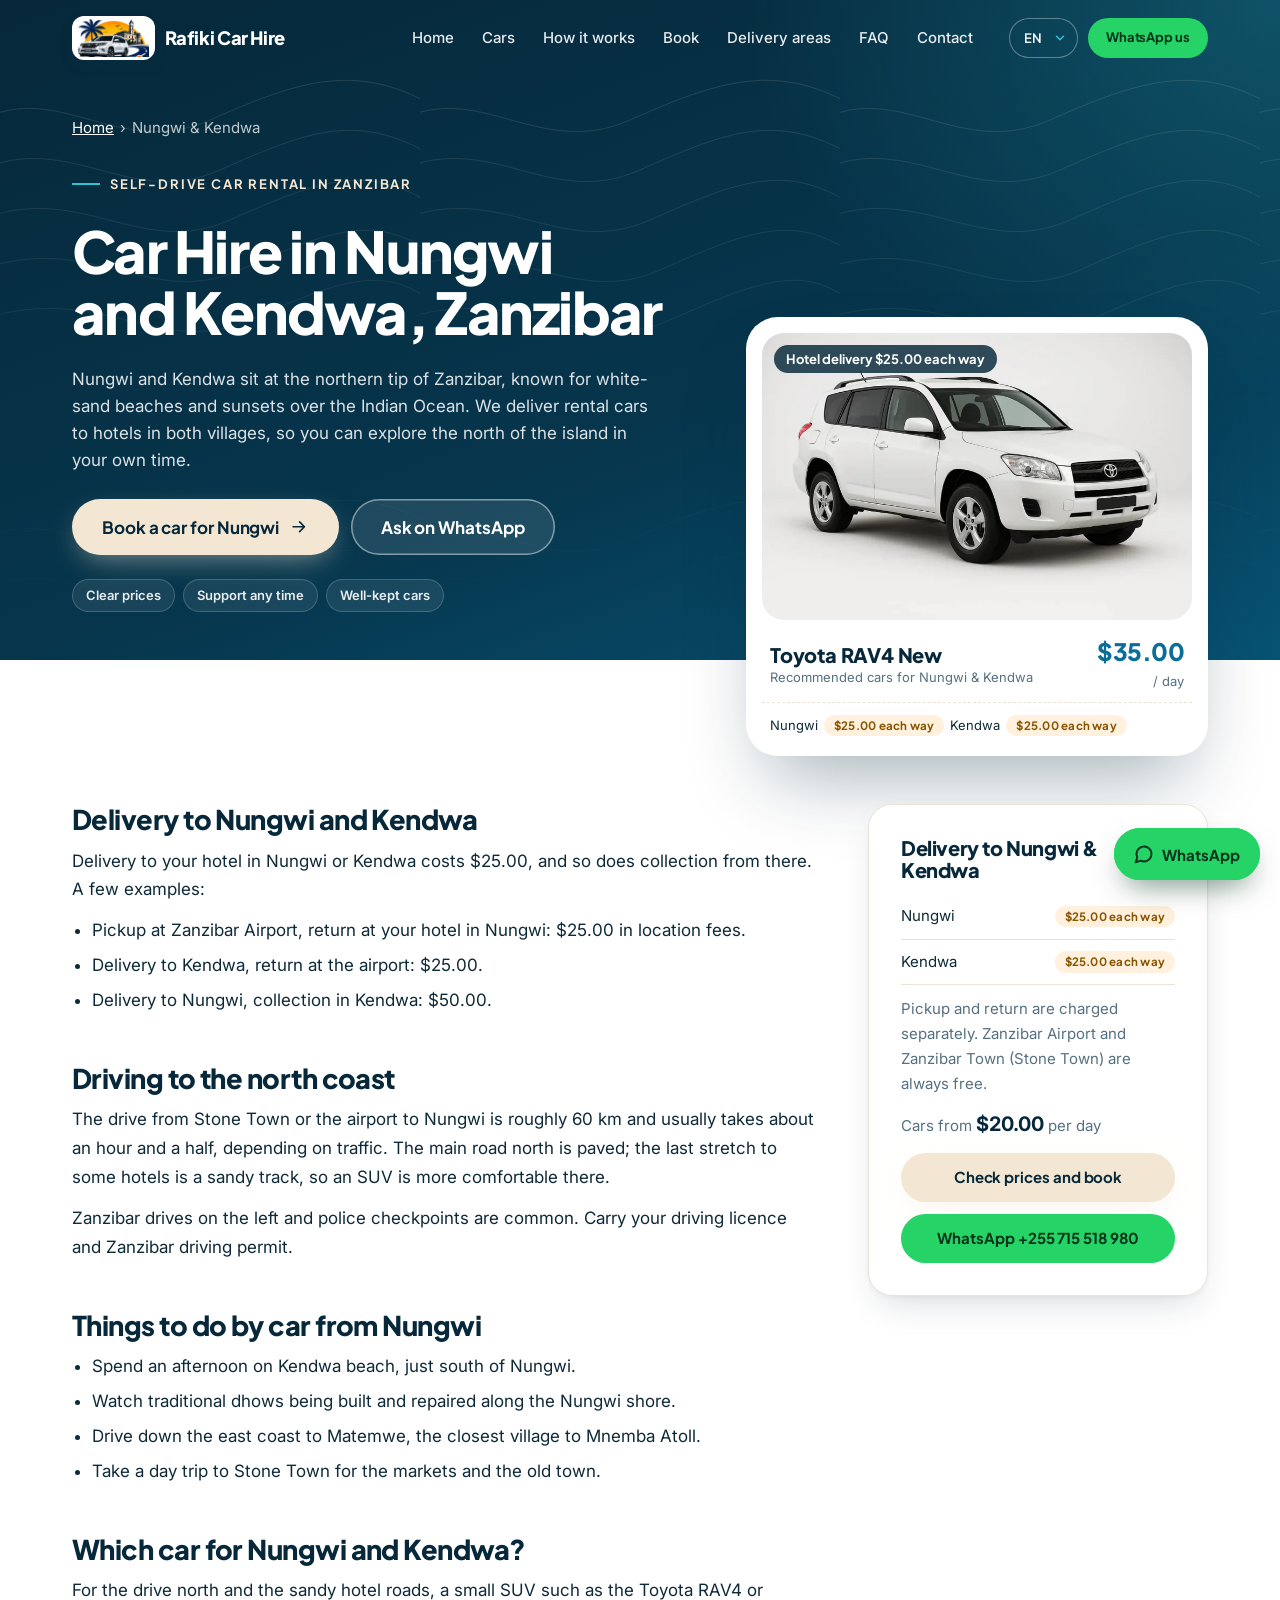
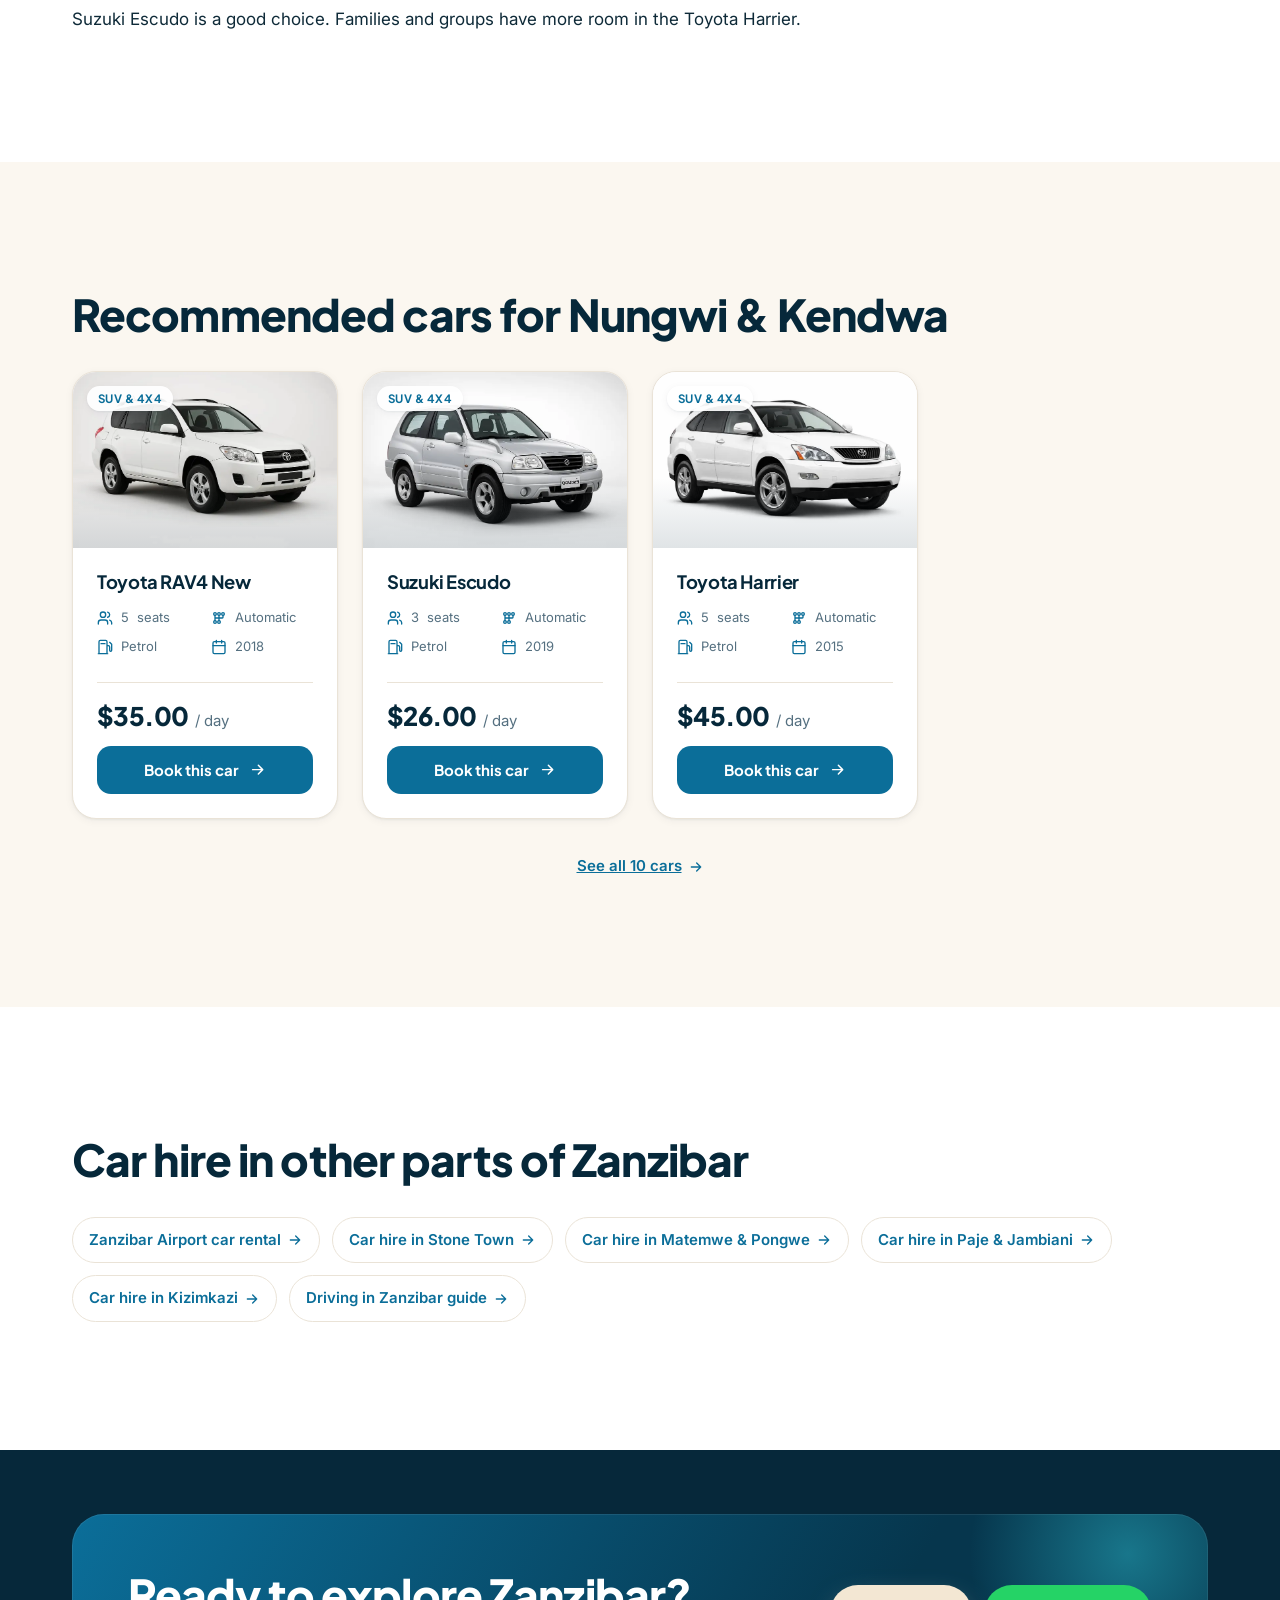
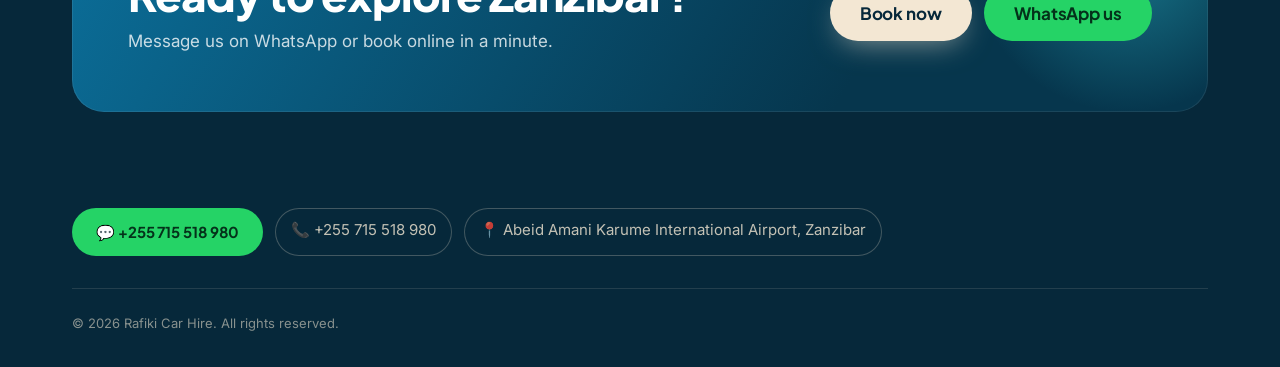
<file: car-hire-nungwi-kendwa/index.html>
<!doctype html>
<html lang="en">
  <head>
    <meta charset="UTF-8" />
    <meta name="viewport" content="width=device-width, initial-scale=1" />
    <title>Car Hire Nungwi &amp; Kendwa, Zanzibar | Rafiki Car Hire</title>
    <meta name="description" content="Car rental in Nungwi and Kendwa with delivery to your hotel for $25.00. SUVs and compact cars from $20/day. Explore northern Zanzibar at your own pace." />
    <meta name="robots" content="index, follow, max-image-preview:large" />
    <link rel="canonical" href="https://kingkunta28.github.io/ZanCarRental/car-hire-nungwi-kendwa/" />
    <meta property="og:type" content="website" />
    <meta property="og:site_name" content="Rafiki Car Hire" />
    <meta property="og:locale" content="en_GB" />
    <meta property="og:title" content="Car Hire Nungwi &amp; Kendwa, Zanzibar | Rafiki Car Hire" />
    <meta property="og:description" content="Car rental in Nungwi and Kendwa with delivery to your hotel for $25.00. SUVs and compact cars from $20/day. Explore northern Zanzibar at your own pace." />
    <meta property="og:url" content="https://kingkunta28.github.io/ZanCarRental/car-hire-nungwi-kendwa/" />
    <meta property="og:image" content="https://kingkunta28.github.io/ZanCarRental/images/rafiki-car-hire-zanzibar-og.jpg" />
    <meta property="og:image:width" content="1200" />
    <meta property="og:image:height" content="630" />
    <meta property="og:image:alt" content="Rafiki Car Hire, car hire in Zanzibar" />
    <meta name="twitter:card" content="summary_large_image" />
    <meta name="twitter:title" content="Car Hire Nungwi &amp; Kendwa, Zanzibar | Rafiki Car Hire" />
    <meta name="twitter:description" content="Car rental in Nungwi and Kendwa with delivery to your hotel for $25.00. SUVs and compact cars from $20/day. Explore northern Zanzibar at your own pace." />
    <meta name="twitter:image" content="https://kingkunta28.github.io/ZanCarRental/images/rafiki-car-hire-zanzibar-og.jpg" />
    <meta name="geo.region" content="TZ-15" />
    <meta name="geo.placename" content="Zanzibar" />
    <script type="application/ld+json">{"@context":"https://schema.org","@graph":[{"@type":"WebPage","@id":"https://kingkunta28.github.io/ZanCarRental/car-hire-nungwi-kendwa/#webpage","url":"https://kingkunta28.github.io/ZanCarRental/car-hire-nungwi-kendwa/","name":"Car Hire Nungwi & Kendwa, Zanzibar | Rafiki Car Hire","description":"Car rental in Nungwi and Kendwa with delivery to your hotel for $25.00. SUVs and compact cars from $20/day. Explore northern Zanzibar at your own pace.","inLanguage":"en","isPartOf":{"@id":"https://kingkunta28.github.io/ZanCarRental/#website"},"about":{"@id":"https://kingkunta28.github.io/ZanCarRental/#business"},"breadcrumb":{"@id":"https://kingkunta28.github.io/ZanCarRental/car-hire-nungwi-kendwa/#breadcrumb"},"primaryImageOfPage":"https://kingkunta28.github.io/ZanCarRental/images/cars/toyota-rav4-2018-suv-rental-zanzibar.webp"},{"@type":"BreadcrumbList","@id":"https://kingkunta28.github.io/ZanCarRental/car-hire-nungwi-kendwa/#breadcrumb","itemListElement":[{"@type":"ListItem","position":1,"name":"Home","item":"https://kingkunta28.github.io/ZanCarRental/"},{"@type":"ListItem","position":2,"name":"Nungwi & Kendwa","item":"https://kingkunta28.github.io/ZanCarRental/car-hire-nungwi-kendwa/"}]},{"@type":"AutoRental","@id":"https://kingkunta28.github.io/ZanCarRental/#business","name":"Rafiki Car Hire","url":"https://kingkunta28.github.io/ZanCarRental/","telephone":"+255715518980","areaServed":[{"@type":"Place","name":"Nungwi, Zanzibar"},{"@type":"Place","name":"Kendwa, Zanzibar"}]}]}</script>
    <meta name="theme-color" content="#06364D" />
    <link rel="icon" type="image/png" href="../images/favicon.png" />
    <link rel="apple-touch-icon" href="../images/favicon.png" />
    <link rel="preconnect" href="https://fonts.googleapis.com" />
    <link rel="preconnect" href="https://fonts.gstatic.com" crossorigin />
    <link rel="preload" as="style" href="https://fonts.googleapis.com/css2?family=Inter:wght@400;500;600&family=Plus+Jakarta+Sans:wght@500;600;700;800&display=swap" onload="this.onload=null;this.rel='stylesheet'" />
    <noscript><link rel="stylesheet" href="https://fonts.googleapis.com/css2?family=Inter:wght@400;500;600&family=Plus+Jakarta+Sans:wght@500;600;700;800&display=swap" /></noscript>
    <link rel="stylesheet" href="../css.css" />
  </head>
  <body class="subpage">
    <a class="skip" href="#main" data-t="skip">Skip to content</a>
    <header class="hdr" id="hdr">
      <div class="wrap bar">
        <a class="logo" href="../"><span class="logo-mark"><img src="../images/logo-mark.webp" alt="" width="284" height="160" /></span><span>Rafiki Car Hire</span></a>
        <nav class="nav" id="nav" aria-label="Main">
          <a href="../" data-t="nav_home">Home</a>
          <a href="../#fleetsec" data-t="nav_fleet">Cars</a>
          <a href="../#how" data-t="nav_how">How it works</a>
          <a href="../?pickup=nungwi#book" data-t="nav_book">Book</a>
          <a href="../#areas" data-t="nav_areas">Delivery areas</a>
          <a href="../#faq" data-t="nav_faq">FAQ</a>
          <a href="#contact" data-t="nav_contact">Contact</a>
          <div class="nav-extra">
            <select class="lang" aria-label="Language"><option value="en">English</option><option value="sw">Kiswahili</option><option value="it">Italiano</option><option value="de">Deutsch</option><option value="fr">Français</option><option value="es">Español</option></select>
            <a class="btn btn-wa" href="https://wa.me/255715518980?text=Hello%20Rafiki%20Car%20Hire%2C%20I%20would%20like%20to%20rent%20a%20car%20in%20Nungwi%20%2F%20Kendwa." target="_blank" rel="noopener"><span data-t="wa">WhatsApp us</span></a>
          </div>
        </nav>
        <div class="tools">
          <select class="lang" id="lang" aria-label="Language"><option value="en">EN</option><option value="sw">SW</option><option value="it">IT</option><option value="de">DE</option><option value="fr">FR</option><option value="es">ES</option></select>
          <a class="btn btn-wa sm hide-m" href="https://wa.me/255715518980?text=Hello%20Rafiki%20Car%20Hire%2C%20I%20would%20like%20to%20rent%20a%20car%20in%20Nungwi%20%2F%20Kendwa." target="_blank" rel="noopener"><span data-t="wa">WhatsApp us</span></a>
          <button class="menu" id="menu" type="button" aria-label="Menu" aria-controls="nav" aria-expanded="false"><span></span><span></span></button>
        </div>
      </div>
    </header>

    <main id="main">
      <section class="phero">
        <div class="wrap phero-grid">
          <div class="phero-copy">
            <nav class="crumbs" aria-label="Breadcrumb">
              <ol><li><a href="../" data-t="nav_home">Home</a></li><li aria-current="page"><span data-t="lbl_car-hire-nungwi-kendwa">Nungwi &amp; Kendwa</span></li></ol>
            </nav>
            <p class="eyebrow"><span data-t="hero_kicker">Self-drive car rental in Zanzibar</span></p>
            <h1 data-t="h1">Car Hire in Nungwi and Kendwa, Zanzibar</h1>
            <p class="hero-p" data-t="intro">Nungwi and Kendwa sit at the northern tip of Zanzibar, known for white-sand beaches and sunsets over the Indian Ocean. We deliver rental cars to hotels in both villages, so you can explore the north of the island in your own time.</p>
            <div class="hero-cta">
              <a class="btn btn-sand lg" href="../?pickup=nungwi#book"><span data-t="bk_car-hire-nungwi-kendwa">Book a car for Nungwi</span><svg class="ic" viewBox="0 0 24 24" aria-hidden="true"><path d="M5 12h14M13 6l6 6-6 6"/></svg></a>
              <a class="btn btn-glass lg" href="https://wa.me/255715518980?text=Hello%20Rafiki%20Car%20Hire%2C%20I%20would%20like%20to%20rent%20a%20car%20in%20Nungwi%20%2F%20Kendwa." target="_blank" rel="noopener"><span data-t="pg_ask">Ask on WhatsApp</span></a>
            </div>
            <ul class="phero-facts">
              <li data-t="w1t">Clear prices</li>
              <li data-t="w3t">Support any time</li>
              <li data-t="w4t">Well-kept cars</li>
            </ul>
          </div>
          <figure class="phero-card">
            <div class="pc-media"><img src="../images/cars/toyota-rav4-2018-suv-rental-zanzibar.webp" alt="Toyota RAV4 New 2018 SUV for hire in Zanzibar" width="800" height="533" fetchpriority="high" decoding="async" /><span class="pc-badge" data-t="chip">Hotel delivery $25.00 each way</span></div>
            <figcaption>
              <span><span class="pc-name">Toyota RAV4 New</span><span class="pc-meta" data-t="pc_meta">Recommended cars for Nungwi &amp; Kendwa</span></span>
              <span class="pc-price"><b>$35.00</b><span data-t="per_day">/ day</span></span>
            </figcaption>
            <ul class="pc-fees"><li><span>Nungwi</span><span class="fee-pill is-paid" data-t="area_paid">$25.00 each way</span></li><li><span>Kendwa</span><span class="fee-pill is-paid" data-t="area_paid">$25.00 each way</span></li></ul>
          </figure>
        </div>
      </section>

      <section class="page-body">
        <div class="wrap page-grid">
          <article class="prose">
          <h2 data-t="s0h">Delivery to Nungwi and Kendwa</h2>
          <p data-t="s0b0">Delivery to your hotel in Nungwi or Kendwa costs $25.00, and so does collection from there. A few examples:</p>
          <ul><li data-t="s0b1i0">Pickup at Zanzibar Airport, return at your hotel in Nungwi: $25.00 in location fees.</li><li data-t="s0b1i1">Delivery to Kendwa, return at the airport: $25.00.</li><li data-t="s0b1i2">Delivery to Nungwi, collection in Kendwa: $50.00.</li></ul>

          <h2 data-t="s1h">Driving to the north coast</h2>
          <p data-t="s1b0">The drive from Stone Town or the airport to Nungwi is roughly 60 km and usually takes about an hour and a half, depending on traffic. The main road north is paved; the last stretch to some hotels is a sandy track, so an SUV is more comfortable there.</p>
          <p data-t="s1b1">Zanzibar drives on the left and police checkpoints are common. Carry your driving licence and Zanzibar driving permit.</p>

          <h2 data-t="s2h">Things to do by car from Nungwi</h2>
          <ul><li data-t="s2b0i0">Spend an afternoon on Kendwa beach, just south of Nungwi.</li><li data-t="s2b0i1">Watch traditional dhows being built and repaired along the Nungwi shore.</li><li data-t="s2b0i2">Drive down the east coast to Matemwe, the closest village to Mnemba Atoll.</li><li data-t="s2b0i3">Take a day trip to Stone Town for the markets and the old town.</li></ul>

          <h2 data-t="s3h">Which car for Nungwi and Kendwa?</h2>
          <p data-t="s3b0">For the drive north and the sandy hotel roads, a small SUV such as the Toyota RAV4 or Suzuki Escudo is a good choice. Families and groups have more room in the Toyota Harrier.</p>
          </article>
          <aside class="page-side">
            <div class="side-card">
              <h2 data-t="side_h">Delivery to Nungwi &amp; Kendwa</h2>
              <ul class="fee-list"><li><span>Nungwi</span><span class="fee-pill is-paid" data-t="area_paid">$25.00 each way</span></li><li><span>Kendwa</span><span class="fee-pill is-paid" data-t="area_paid">$25.00 each way</span></li></ul>
              <p class="side-note" data-t="pg_side_note">Pickup and return are charged separately. Zanzibar Airport and Zanzibar Town (Stone Town) are always free.</p>
              <p class="side-from" data-th="side_from">Cars from <b>$20.00</b> per day</p>
              <a class="btn btn-sand" href="../?pickup=nungwi#book"><span data-t="pg_check">Check prices and book</span></a>
              <a class="btn btn-wa" href="https://wa.me/255715518980?text=Hello%20Rafiki%20Car%20Hire%2C%20I%20would%20like%20to%20rent%20a%20car%20in%20Nungwi%20%2F%20Kendwa." target="_blank" rel="noopener">WhatsApp +255 715 518 980</a>
            </div>
          </aside>
        </div>
      </section>

      <section class="page-cars">
        <div class="wrap">
          <h2 data-t="cars_h">Recommended cars for Nungwi &amp; Kendwa</h2>
          <div class="grid">
    <article class="card">
      <div class="card-media"><img src="../images/cars/toyota-rav4-2018-suv-rental-zanzibar.webp" alt="Toyota RAV4 New 2018 SUV for hire in Zanzibar" width="800" height="533" loading="lazy" decoding="async"><span class="tag" data-t="cat_suv">SUV &amp; 4x4</span></div>
      <div class="cb">
        <h3>Toyota RAV4 New</h3>
        <ul class="specs">
          <li><svg class="ic" viewBox="0 0 24 24" aria-hidden="true"><path d="M16 21v-2a4 4 0 0 0-4-4H6a4 4 0 0 0-4 4v2"/><circle cx="9" cy="7" r="4"/><path d="M22 21v-2a4 4 0 0 0-3-3.87M16 3.13a4 4 0 0 1 0 7.75"/></svg>5 <span data-t="seats">seats</span></li>
          <li><svg class="ic" viewBox="0 0 24 24" aria-hidden="true"><circle cx="6" cy="6" r="2"/><circle cx="12" cy="6" r="2"/><circle cx="18" cy="6" r="2"/><circle cx="6" cy="18" r="2"/><circle cx="12" cy="18" r="2"/><path d="M6 8v8M12 8v8M18 8v3a1 1 0 0 1-1 1H6"/></svg><span data-t="v_Automatic">Automatic</span></li>
          <li><svg class="ic" viewBox="0 0 24 24" aria-hidden="true"><path d="M3 22V4a2 2 0 0 1 2-2h8a2 2 0 0 1 2 2v18M2 22h14M6 7h6M15 10h2a2 2 0 0 1 2 2v5a1.5 1.5 0 0 0 3 0V8l-3-3"/></svg><span data-t="v_Petrol">Petrol</span></li>
          <li><svg class="ic" viewBox="0 0 24 24" aria-hidden="true"><rect x="3" y="4" width="18" height="18" rx="2"/><path d="M16 2v4M8 2v4M3 10h18"/></svg>2018</li></ul>
        <div class="card-foot">
          <p class="price"><b>$35.00</b><span data-t="per_day">/ day</span></p>
          <a class="btn btn-b" href="../?car=rav4-2018&pickup=nungwi#book"><span data-t="book_car">Book this car</span><svg class="ic" viewBox="0 0 24 24" aria-hidden="true"><path d="M5 12h14M13 6l6 6-6 6"/></svg></a>
        </div>
      </div>
    </article>
    <article class="card">
      <div class="card-media"><img src="../images/cars/suzuki-escudo-2019-4x4-rental-zanzibar.webp" alt="Suzuki Escudo 2019 SUV for hire in Zanzibar" width="800" height="533" loading="lazy" decoding="async"><span class="tag" data-t="cat_suv">SUV &amp; 4x4</span></div>
      <div class="cb">
        <h3>Suzuki Escudo</h3>
        <ul class="specs">
          <li><svg class="ic" viewBox="0 0 24 24" aria-hidden="true"><path d="M16 21v-2a4 4 0 0 0-4-4H6a4 4 0 0 0-4 4v2"/><circle cx="9" cy="7" r="4"/><path d="M22 21v-2a4 4 0 0 0-3-3.87M16 3.13a4 4 0 0 1 0 7.75"/></svg>3 <span data-t="seats">seats</span></li>
          <li><svg class="ic" viewBox="0 0 24 24" aria-hidden="true"><circle cx="6" cy="6" r="2"/><circle cx="12" cy="6" r="2"/><circle cx="18" cy="6" r="2"/><circle cx="6" cy="18" r="2"/><circle cx="12" cy="18" r="2"/><path d="M6 8v8M12 8v8M18 8v3a1 1 0 0 1-1 1H6"/></svg><span data-t="v_Automatic">Automatic</span></li>
          <li><svg class="ic" viewBox="0 0 24 24" aria-hidden="true"><path d="M3 22V4a2 2 0 0 1 2-2h8a2 2 0 0 1 2 2v18M2 22h14M6 7h6M15 10h2a2 2 0 0 1 2 2v5a1.5 1.5 0 0 0 3 0V8l-3-3"/></svg><span data-t="v_Petrol">Petrol</span></li>
          <li><svg class="ic" viewBox="0 0 24 24" aria-hidden="true"><rect x="3" y="4" width="18" height="18" rx="2"/><path d="M16 2v4M8 2v4M3 10h18"/></svg>2019</li></ul>
        <div class="card-foot">
          <p class="price"><b>$26.00</b><span data-t="per_day">/ day</span></p>
          <a class="btn btn-b" href="../?car=suzuki-escudo-2019&pickup=nungwi#book"><span data-t="book_car">Book this car</span><svg class="ic" viewBox="0 0 24 24" aria-hidden="true"><path d="M5 12h14M13 6l6 6-6 6"/></svg></a>
        </div>
      </div>
    </article>
    <article class="card">
      <div class="card-media"><img src="../images/cars/toyota-harrier-2015-suv-rental-zanzibar.webp" alt="Toyota Harrier 2015 SUV for hire in Zanzibar" width="800" height="533" loading="lazy" decoding="async"><span class="tag" data-t="cat_suv">SUV &amp; 4x4</span></div>
      <div class="cb">
        <h3>Toyota Harrier</h3>
        <ul class="specs">
          <li><svg class="ic" viewBox="0 0 24 24" aria-hidden="true"><path d="M16 21v-2a4 4 0 0 0-4-4H6a4 4 0 0 0-4 4v2"/><circle cx="9" cy="7" r="4"/><path d="M22 21v-2a4 4 0 0 0-3-3.87M16 3.13a4 4 0 0 1 0 7.75"/></svg>5 <span data-t="seats">seats</span></li>
          <li><svg class="ic" viewBox="0 0 24 24" aria-hidden="true"><circle cx="6" cy="6" r="2"/><circle cx="12" cy="6" r="2"/><circle cx="18" cy="6" r="2"/><circle cx="6" cy="18" r="2"/><circle cx="12" cy="18" r="2"/><path d="M6 8v8M12 8v8M18 8v3a1 1 0 0 1-1 1H6"/></svg><span data-t="v_Automatic">Automatic</span></li>
          <li><svg class="ic" viewBox="0 0 24 24" aria-hidden="true"><path d="M3 22V4a2 2 0 0 1 2-2h8a2 2 0 0 1 2 2v18M2 22h14M6 7h6M15 10h2a2 2 0 0 1 2 2v5a1.5 1.5 0 0 0 3 0V8l-3-3"/></svg><span data-t="v_Petrol">Petrol</span></li>
          <li><svg class="ic" viewBox="0 0 24 24" aria-hidden="true"><rect x="3" y="4" width="18" height="18" rx="2"/><path d="M16 2v4M8 2v4M3 10h18"/></svg>2015</li></ul>
        <div class="card-foot">
          <p class="price"><b>$45.00</b><span data-t="per_day">/ day</span></p>
          <a class="btn btn-b" href="../?car=toyota-g-class&pickup=nungwi#book"><span data-t="book_car">Book this car</span><svg class="ic" viewBox="0 0 24 24" aria-hidden="true"><path d="M5 12h14M13 6l6 6-6 6"/></svg></a>
        </div>
      </div>
    </article>
          </div>
          <p class="all-cars"><a href="../#fleetsec"><span data-t="all_cars">See all 10 cars</span><svg class="ic" viewBox="0 0 24 24" aria-hidden="true"><path d="M5 12h14M13 6l6 6-6 6"/></svg></a></p>
        </div>
      </section>

      <section class="page-more">
        <div class="wrap">
          <h2 data-t="pg_more">Car hire in other parts of Zanzibar</h2>
          <ul class="area-links"><li><a href="../car-hire-zanzibar-airport/"><span data-t="lk_car-hire-zanzibar-airport">Zanzibar Airport car rental</span><svg class="ic" viewBox="0 0 24 24" aria-hidden="true"><path d="M5 12h14M13 6l6 6-6 6"/></svg></a></li><li><a href="../car-hire-stone-town/"><span data-t="lk_car-hire-stone-town">Car hire in Stone Town</span><svg class="ic" viewBox="0 0 24 24" aria-hidden="true"><path d="M5 12h14M13 6l6 6-6 6"/></svg></a></li><li><a href="../car-hire-matemwe-pongwe/"><span data-t="lk_car-hire-matemwe-pongwe">Car hire in Matemwe &amp; Pongwe</span><svg class="ic" viewBox="0 0 24 24" aria-hidden="true"><path d="M5 12h14M13 6l6 6-6 6"/></svg></a></li><li><a href="../car-hire-paje-jambiani/"><span data-t="lk_car-hire-paje-jambiani">Car hire in Paje &amp; Jambiani</span><svg class="ic" viewBox="0 0 24 24" aria-hidden="true"><path d="M5 12h14M13 6l6 6-6 6"/></svg></a></li><li><a href="../car-hire-kizimkazi/"><span data-t="lk_car-hire-kizimkazi">Car hire in Kizimkazi</span><svg class="ic" viewBox="0 0 24 24" aria-hidden="true"><path d="M5 12h14M13 6l6 6-6 6"/></svg></a></li><li><a href="../driving-in-zanzibar/"><span data-t="lk_driving-in-zanzibar">Driving in Zanzibar guide</span><svg class="ic" viewBox="0 0 24 24" aria-hidden="true"><path d="M5 12h14M13 6l6 6-6 6"/></svg></a></li></ul>
        </div>
      </section>
    </main>

    <footer id="contact">
      <div class="wrap">
        <div class="cta-band">
          <div>
            <h2 data-t="cta_h">Ready to explore Zanzibar?</h2>
            <p data-t="pg_cta_p">Message us on WhatsApp or book online in a minute.</p>
          </div>
          <div class="cta-actions">
            <a class="btn btn-sand lg" href="../?pickup=nungwi#book"><span data-t="cta_book">Book now</span></a>
            <a class="btn btn-wa lg" href="https://wa.me/255715518980?text=Hello%20Rafiki%20Car%20Hire%2C%20I%20would%20like%20to%20rent%20a%20car%20in%20Nungwi%20%2F%20Kendwa." target="_blank" rel="noopener"><span data-t="wa">WhatsApp us</span></a>
          </div>
        </div>
        <div class="foot-contact page-contact"><a class="btn btn-wa" href="https://wa.me/255715518980" target="_blank" rel="noopener">💬 +255 715 518 980</a>
   <a class="addr" href="tel:+255715518980">📞 +255 715 518 980</a>
   <a class="addr" href="https://maps.google.com/?q=Abeid%20Amani%20Karume%20International%20Airport%2C%20Zanzibar" target="_blank" rel="noopener">📍 Abeid Amani Karume International Airport, Zanzibar</a></div>
        <p class="copy">© 2026 Rafiki Car Hire. <span data-t="rights">All rights reserved.</span></p>
      </div>
    </footer>

    <a class="float" href="https://wa.me/255715518980?text=Hello%20Rafiki%20Car%20Hire%2C%20I%20would%20like%20to%20rent%20a%20car%20in%20Nungwi%20%2F%20Kendwa." target="_blank" rel="noopener" aria-label="WhatsApp">
      <svg viewBox="0 0 24 24" aria-hidden="true"><path d="M7.9 20A9 9 0 1 0 4 16.1L2 22Z" /></svg>
      <span>WhatsApp</span>
    </a>
    <script type="application/json" id="i18n">{"en":{"__title":"Car Hire Nungwi & Kendwa, Zanzibar | Rafiki Car Hire","s0h":"Delivery to Nungwi and Kendwa","s0b0":"Delivery to your hotel in Nungwi or Kendwa costs $25.00, and so does collection from there. A few examples:","s0b1i0":"Pickup at Zanzibar Airport, return at your hotel in Nungwi: $25.00 in location fees.","s0b1i1":"Delivery to Kendwa, return at the airport: $25.00.","s0b1i2":"Delivery to Nungwi, collection in Kendwa: $50.00.","s1h":"Driving to the north coast","s1b0":"The drive from Stone Town or the airport to Nungwi is roughly 60 km and usually takes about an hour and a half, depending on traffic. The main road north is paved; the last stretch to some hotels is a sandy track, so an SUV is more comfortable there.","s1b1":"Zanzibar drives on the left and police checkpoints are common. Carry your driving licence and Zanzibar driving permit.","s2h":"Things to do by car from Nungwi","s2b0i0":"Spend an afternoon on Kendwa beach, just south of Nungwi.","s2b0i1":"Watch traditional dhows being built and repaired along the Nungwi shore.","s2b0i2":"Drive down the east coast to Matemwe, the closest village to Mnemba Atoll.","s2b0i3":"Take a day trip to Stone Town for the markets and the old town.","s3h":"Which car for Nungwi and Kendwa?","s3b0":"For the drive north and the sandy hotel roads, a small SUV such as the Toyota RAV4 or Suzuki Escudo is a good choice. Families and groups have more room in the Toyota Harrier.","area_paid":"$25.00 each way","lk_car-hire-zanzibar-airport":"Zanzibar Airport car rental","lk_car-hire-stone-town":"Car hire in Stone Town","lk_car-hire-matemwe-pongwe":"Car hire in Matemwe & Pongwe","lk_car-hire-paje-jambiani":"Car hire in Paje & Jambiani","lk_car-hire-kizimkazi":"Car hire in Kizimkazi","lk_driving-in-zanzibar":"Driving in Zanzibar guide","chip":"Hotel delivery $25.00 each way","pc_meta":"Recommended cars for Nungwi & Kendwa","per_day":"/ day","skip":"Skip to content","nav_home":"Home","nav_fleet":"Cars","nav_how":"How it works","nav_book":"Book","nav_areas":"Delivery areas","nav_faq":"FAQ","nav_contact":"Contact","wa":"WhatsApp us","lbl_car-hire-nungwi-kendwa":"Nungwi & Kendwa","hero_kicker":"Self-drive car rental in Zanzibar","h1":"Car Hire in Nungwi and Kendwa, Zanzibar","intro":"Nungwi and Kendwa sit at the northern tip of Zanzibar, known for white-sand beaches and sunsets over the Indian Ocean. We deliver rental cars to hotels in both villages, so you can explore the north of the island in your own time.","bk_car-hire-nungwi-kendwa":"Book a car for Nungwi","pg_ask":"Ask on WhatsApp","w1t":"Clear prices","w3t":"Support any time","w4t":"Well-kept cars","side_h":"Delivery to Nungwi & Kendwa","pg_side_note":"Pickup and return are charged separately. Zanzibar Airport and Zanzibar Town (Stone Town) are always free.","side_from":"Cars from \u003cb>$20.00\u003c/b> per day","pg_check":"Check prices and book","cars_h":"Recommended cars for Nungwi & Kendwa","cat_suv":"SUV & 4x4","seats":"seats","v_Automatic":"Automatic","v_Petrol":"Petrol","book_car":"Book this car","all_cars":"See all 10 cars","pg_more":"Car hire in other parts of Zanzibar","cta_h":"Ready to explore Zanzibar?","pg_cta_p":"Message us on WhatsApp or book online in a minute.","cta_book":"Book now","rights":"All rights reserved."},"sw":{"__title":"Kukodisha Gari Nungwi na Kendwa, Zanzibar | Rafiki Car Hire","s0h":"Kuleta gari Nungwi na Kendwa","s0b0":"Kuleta gari hotelini kwako Nungwi au Kendwa ni $25.00, na kulichukua huko pia ni $25.00. Mifano michache:","s0b1i0":"Kuchukua uwanja wa ndege wa Zanzibar, kurudisha hotelini kwako Nungwi: $25.00 ada za mahali.","s0b1i1":"Kuleta Kendwa, kurudisha uwanja wa ndege: $25.00.","s0b1i2":"Kuleta Nungwi, kuchukua Kendwa: $50.00.","s1h":"Kuendesha hadi pwani ya kaskazini","s1b0":"Kutoka Stone Town au uwanja wa ndege hadi Nungwi ni takriban km 60, kwa kawaida saa moja na nusu kutegemea msongamano. Barabara kuu ya kaskazini ni ya lami; sehemu ya mwisho kuelekea baadhi ya hoteli ni njia ya mchanga, hivyo SUV ni rahisi zaidi huko.","s1b1":"Zanzibar magari huendeshwa upande wa kushoto na vizuizi vya polisi ni vya kawaida. Beba leseni yako na kibali cha udereva cha Zanzibar.","s2h":"Mambo ya kufanya kwa gari kutoka Nungwi","s2b0i0":"Tumia mchana mmoja ufukweni Kendwa, kusini kidogo mwa Nungwi.","s2b0i1":"Tazama mashua za jadi (madau) zikijengwa na kukarabatiwa ufukweni Nungwi.","s2b0i2":"Shuka pwani ya mashariki hadi Matemwe, kijiji kilicho karibu zaidi na kisiwa cha Mnemba.","s2b0i3":"Fanya safari ya siku moja hadi Stone Town kwa masoko na mji mkongwe.","s3h":"Gari gani kwa Nungwi na Kendwa?","s3b0":"Kwa safari ya kaskazini na barabara za mchanga za hoteli, SUV ndogo kama Toyota RAV4 au Suzuki Escudo ni chaguo zuri. Familia na makundi hupata nafasi zaidi kwenye Toyota Harrier.","area_paid":"$25.00 kila upande","lk_car-hire-zanzibar-airport":"Kukodisha gari uwanja wa ndege","lk_car-hire-stone-town":"Kukodisha gari Stone Town","lk_car-hire-matemwe-pongwe":"Kukodisha gari Matemwe na Pongwe","lk_car-hire-paje-jambiani":"Kukodisha gari Paje na Jambiani","lk_car-hire-kizimkazi":"Kukodisha gari Kizimkazi","lk_driving-in-zanzibar":"Mwongozo wa kuendesha Zanzibar","chip":"Kuleta hotelini $25.00 kila upande","pc_meta":"Magari tunayopendekeza: Nungwi na Kendwa","per_day":"/ siku","skip":"Ruka hadi maudhui","nav_home":"Nyumbani","nav_fleet":"Magari","nav_how":"Jinsi inavyofanya kazi","nav_book":"Weka nafasi","nav_areas":"Maeneo tunayofikia","nav_faq":"Maswali","nav_contact":"Mawasiliano","wa":"Tuandikie WhatsApp","lbl_car-hire-nungwi-kendwa":"Nungwi na Kendwa","hero_kicker":"Kukodisha magari Zanzibar","h1":"Kukodisha gari Nungwi na Kendwa, Zanzibar","intro":"Nungwi na Kendwa ziko kwenye ncha ya kaskazini ya Zanzibar, maarufu kwa fukwe za mchanga mweupe na machweo juu ya Bahari ya Hindi. Tunaleta magari ya kukodi hotelini katika vijiji vyote viwili, ili uzunguke kaskazini mwa kisiwa kwa muda wako.","bk_car-hire-nungwi-kendwa":"Weka nafasi Nungwi","pg_ask":"Uliza kupitia WhatsApp","w1t":"Bei wazi","w3t":"Msaada wakati wowote","w4t":"Magari yaliyotunzwa","side_h":"Kuleta gari: Nungwi na Kendwa","pg_side_note":"Kuleta na kurudisha hutozwa kila kimoja. Uwanja wa ndege wa Zanzibar na Mji wa Zanzibar (Stone Town) ni bure kila wakati.","side_from":"Magari kuanzia \u003cb>$20.00\u003c/b> kwa siku","pg_check":"Angalia bei na weka nafasi","cars_h":"Magari tunayopendekeza: Nungwi na Kendwa","cat_suv":"SUV na 4x4","seats":"viti","v_Automatic":"Automatiki","v_Petrol":"Petroli","book_car":"Chagua gari hili","all_cars":"Tazama magari yote 10","pg_more":"Kukodisha gari maeneo mengine ya Zanzibar","cta_h":"Uko tayari kuizunguka Zanzibar?","pg_cta_p":"Tuandikie WhatsApp au weka nafasi mtandaoni kwa dakika moja.","cta_book":"Weka nafasi","rights":"Haki zote zimehifadhiwa."},"it":{"__title":"Noleggio Auto Nungwi e Kendwa, Zanzibar | Rafiki Car Hire","s0h":"Consegna a Nungwi e Kendwa","s0b0":"La consegna al tuo hotel a Nungwi o Kendwa costa $25.00, e lo stesso vale per il ritiro. Alcuni esempi:","s0b1i0":"Ritiro all'aeroporto di Zanzibar, riconsegna al tuo hotel a Nungwi: $25.00 di costi di località.","s0b1i1":"Consegna a Kendwa, riconsegna in aeroporto: $25.00.","s0b1i2":"Consegna a Nungwi, ritiro a Kendwa: $50.00.","s1h":"In auto verso la costa nord","s1b0":"Da Stone Town o dall'aeroporto a Nungwi ci sono circa 60 km, di solito circa un'ora e mezza di viaggio a seconda del traffico. La strada principale verso nord è asfaltata; l'ultimo tratto verso alcuni hotel è una pista sabbiosa, dove un SUV è più comodo.","s1b1":"A Zanzibar si guida a sinistra e i posti di blocco della polizia sono frequenti. Porta con te patente e permesso di guida di Zanzibar.","s2h":"Cosa fare in auto da Nungwi","s2b0i0":"Trascorri un pomeriggio sulla spiaggia di Kendwa, appena a sud di Nungwi.","s2b0i1":"Guarda costruire e riparare i dhow tradizionali sulla riva di Nungwi.","s2b0i2":"Scendi lungo la costa orientale fino a Matemwe, il villaggio più vicino all'atollo di Mnemba.","s2b0i3":"Fai una gita in giornata a Stone Town per i mercati e la città vecchia.","s3h":"Quale auto per Nungwi e Kendwa?","s3b0":"Per il viaggio verso nord e le strade sabbiose degli hotel, un piccolo SUV come la Toyota RAV4 o la Suzuki Escudo è una buona scelta. Famiglie e gruppi hanno più spazio nella Toyota Harrier.","area_paid":"$25.00 a tratta","lk_car-hire-zanzibar-airport":"Noleggio auto all'aeroporto di Zanzibar","lk_car-hire-stone-town":"Noleggio auto a Stone Town","lk_car-hire-matemwe-pongwe":"Noleggio auto a Matemwe e Pongwe","lk_car-hire-paje-jambiani":"Noleggio auto a Paje e Jambiani","lk_car-hire-kizimkazi":"Noleggio auto a Kizimkazi","lk_driving-in-zanzibar":"Guidare a Zanzibar: la guida","chip":"Consegna in hotel $25.00 a tratta","pc_meta":"Auto consigliate: Nungwi e Kendwa","per_day":"/ giorno","skip":"Vai al contenuto","nav_home":"Home","nav_fleet":"Auto","nav_how":"Come funziona","nav_book":"Prenota","nav_areas":"Zone di consegna","nav_faq":"FAQ","nav_contact":"Contatti","wa":"Scrivici su WhatsApp","lbl_car-hire-nungwi-kendwa":"Nungwi e Kendwa","hero_kicker":"Noleggio auto a Zanzibar","h1":"Noleggio auto a Nungwi e Kendwa, Zanzibar","intro":"Nungwi e Kendwa si trovano all'estremità settentrionale di Zanzibar, famose per le spiagge di sabbia bianca e i tramonti sull'Oceano Indiano. Consegniamo auto a noleggio negli hotel di entrambi i villaggi, così puoi esplorare il nord dell'isola con i tuoi tempi.","bk_car-hire-nungwi-kendwa":"Prenota un'auto a Nungwi","pg_ask":"Chiedi su WhatsApp","w1t":"Prezzi chiari","w3t":"Assistenza sempre","w4t":"Auto ben curate","side_h":"Consegna: Nungwi e Kendwa","pg_side_note":"Consegna e riconsegna si pagano separatamente. L'aeroporto di Zanzibar e Zanzibar Town (Stone Town) sono sempre gratuiti.","side_from":"Auto da \u003cb>$20.00\u003c/b> al giorno","pg_check":"Vedi i prezzi e prenota","cars_h":"Auto consigliate: Nungwi e Kendwa","cat_suv":"SUV e 4x4","seats":"posti","v_Automatic":"Automatico","v_Petrol":"Benzina","book_car":"Prenota questa auto","all_cars":"Vedi tutte le 10 auto","pg_more":"Noleggio auto in altre zone di Zanzibar","cta_h":"Pronto a scoprire Zanzibar?","pg_cta_p":"Scrivici su WhatsApp o prenota online in un minuto.","cta_book":"Prenota ora","rights":"Tutti i diritti riservati."},"de":{"__title":"Mietwagen Nungwi & Kendwa, Sansibar | Rafiki Car Hire","s0h":"Lieferung nach Nungwi und Kendwa","s0b0":"Die Lieferung zu deinem Hotel in Nungwi oder Kendwa kostet $25.00, die Abholung dort ebenfalls. Ein paar Beispiele:","s0b1i0":"Abholung am Flughafen Sansibar, Rückgabe an deinem Hotel in Nungwi: $25.00 Ortsgebühren.","s0b1i1":"Lieferung nach Kendwa, Rückgabe am Flughafen: $25.00.","s0b1i2":"Lieferung nach Nungwi, Abholung in Kendwa: $50.00.","s1h":"Fahrt an die Nordküste","s1b0":"Von Stone Town oder dem Flughafen nach Nungwi sind es rund 60 km, je nach Verkehr meist etwa anderthalb Stunden. Die Hauptstraße nach Norden ist asphaltiert; das letzte Stück zu manchen Hotels ist eine Sandpiste, auf der ein SUV angenehmer ist.","s1b1":"Auf Sansibar herrscht Linksverkehr, und Polizeikontrollen sind häufig. Hab Führerschein und Sansibar-Fahrerlaubnis immer dabei.","s2h":"Ausflüge mit dem Auto ab Nungwi","s2b0i0":"Verbring einen Nachmittag am Strand von Kendwa, gleich südlich von Nungwi.","s2b0i1":"Schau zu, wie am Strand von Nungwi traditionelle Dhaus gebaut und repariert werden.","s2b0i2":"Fahr die Ostküste hinunter nach Matemwe, dem Dorf am nächsten zum Mnemba-Atoll.","s2b0i3":"Mach einen Tagesausflug nach Stone Town zu den Märkten und in die Altstadt.","s3h":"Welches Auto für Nungwi und Kendwa?","s3b0":"Für die Fahrt nach Norden und die sandigen Hotelwege ist ein kleiner SUV wie der Toyota RAV4 oder der Suzuki Escudo eine gute Wahl. Familien und Gruppen haben im Toyota Harrier mehr Platz.","area_paid":"$25.00 pro Strecke","lk_car-hire-zanzibar-airport":"Mietwagen am Flughafen Sansibar","lk_car-hire-stone-town":"Mietwagen in Stone Town","lk_car-hire-matemwe-pongwe":"Mietwagen in Matemwe & Pongwe","lk_car-hire-paje-jambiani":"Mietwagen in Paje & Jambiani","lk_car-hire-kizimkazi":"Mietwagen in Kizimkazi","lk_driving-in-zanzibar":"Ratgeber: Autofahren auf Sansibar","chip":"Hotellieferung $25.00 pro Strecke","pc_meta":"Empfohlene Autos: Nungwi & Kendwa","per_day":"/ Tag","skip":"Zum Inhalt springen","nav_home":"Startseite","nav_fleet":"Autos","nav_how":"So funktioniert's","nav_book":"Buchen","nav_areas":"Liefergebiete","nav_faq":"FAQ","nav_contact":"Kontakt","wa":"Schreib uns auf WhatsApp","lbl_car-hire-nungwi-kendwa":"Nungwi & Kendwa","hero_kicker":"Autovermietung auf Sansibar","h1":"Mietwagen in Nungwi und Kendwa, Sansibar","intro":"Nungwi und Kendwa liegen an der Nordspitze Sansibars und sind bekannt für weiße Sandstrände und Sonnenuntergänge über dem Indischen Ozean. Wir liefern Mietwagen zu Hotels in beiden Orten, damit du den Norden der Insel in deinem eigenen Tempo erkunden kannst.","bk_car-hire-nungwi-kendwa":"Auto in Nungwi buchen","pg_ask":"Per WhatsApp fragen","w1t":"Klare Preise","w3t":"Jederzeit Hilfe","w4t":"Gepflegte Autos","side_h":"Lieferung: Nungwi & Kendwa","pg_side_note":"Übergabe und Rückgabe werden getrennt berechnet. Der Flughafen Sansibar und Zanzibar Town (Stone Town) sind immer kostenlos.","side_from":"Autos ab \u003cb>$20.00\u003c/b> pro Tag","pg_check":"Preise prüfen und buchen","cars_h":"Empfohlene Autos: Nungwi & Kendwa","cat_suv":"SUV & 4x4","seats":"Sitze","v_Automatic":"Automatik","v_Petrol":"Benzin","book_car":"Dieses Auto buchen","all_cars":"Alle 10 Autos ansehen","pg_more":"Mietwagen in anderen Teilen Sansibars","cta_h":"Bereit, Sansibar zu entdecken?","pg_cta_p":"Schreib uns auf WhatsApp oder buche in einer Minute online.","cta_book":"Jetzt buchen","rights":"Alle Rechte vorbehalten."},"fr":{"__title":"Location de Voiture Nungwi et Kendwa, Zanzibar | Rafiki Car Hire","s0h":"Livraison à Nungwi et Kendwa","s0b0":"La livraison à votre hôtel à Nungwi ou Kendwa coûte $25.00, tout comme la reprise sur place. Quelques exemples :","s0b1i0":"Prise en charge à l'aéroport de Zanzibar, retour à votre hôtel à Nungwi : $25.00 de frais de lieu.","s0b1i1":"Livraison à Kendwa, retour à l'aéroport : $25.00.","s0b1i2":"Livraison à Nungwi, reprise à Kendwa : $50.00.","s1h":"Rouler vers la côte nord","s1b0":"De Stone Town ou de l'aéroport à Nungwi, il y a environ 60 km, soit en général une heure et demie selon la circulation. La route principale vers le nord est goudronnée ; le dernier tronçon vers certains hôtels est une piste de sable, où un SUV est plus confortable.","s1b1":"À Zanzibar, on roule à gauche et les contrôles de police sont fréquents. Gardez sur vous votre permis et l'autorisation de conduire de Zanzibar.","s2h":"À faire en voiture depuis Nungwi","s2b0i0":"Passez un après-midi sur la plage de Kendwa, juste au sud de Nungwi.","s2b0i1":"Regardez les boutres traditionnels être construits et réparés sur le rivage de Nungwi.","s2b0i2":"Descendez la côte est jusqu'à Matemwe, le village le plus proche de l'atoll de Mnemba.","s2b0i3":"Faites une excursion d'une journée à Stone Town pour les marchés et la vieille ville.","s3h":"Quelle voiture pour Nungwi et Kendwa ?","s3b0":"Pour la route du nord et les chemins de sable des hôtels, un petit SUV comme le Toyota RAV4 ou le Suzuki Escudo est un bon choix. Les familles et les groupes auront plus de place dans le Toyota Harrier.","area_paid":"$25.00 par trajet","lk_car-hire-zanzibar-airport":"Location de voiture à l'aéroport de Zanzibar","lk_car-hire-stone-town":"Location de voiture à Stone Town","lk_car-hire-matemwe-pongwe":"Location de voiture à Matemwe et Pongwe","lk_car-hire-paje-jambiani":"Location de voiture à Paje et Jambiani","lk_car-hire-kizimkazi":"Location de voiture à Kizimkazi","lk_driving-in-zanzibar":"Guide : conduire à Zanzibar","chip":"Livraison à l'hôtel $25.00 par trajet","pc_meta":"Voitures recommandées : Nungwi et Kendwa","per_day":"/ jour","skip":"Aller au contenu","nav_home":"Accueil","nav_fleet":"Voitures","nav_how":"Comment ça marche","nav_book":"Réserver","nav_areas":"Zones de livraison","nav_faq":"FAQ","nav_contact":"Contact","wa":"Écrivez-nous sur WhatsApp","lbl_car-hire-nungwi-kendwa":"Nungwi et Kendwa","hero_kicker":"Location de voitures à Zanzibar","h1":"Location de voiture à Nungwi et Kendwa, Zanzibar","intro":"Nungwi et Kendwa se trouvent à la pointe nord de Zanzibar, réputées pour leurs plages de sable blanc et leurs couchers de soleil sur l'océan Indien. Nous livrons des voitures de location aux hôtels des deux villages, pour explorer le nord de l'île à votre rythme.","bk_car-hire-nungwi-kendwa":"Réserver à Nungwi","pg_ask":"Demander sur WhatsApp","w1t":"Prix clairs","w3t":"Assistance à toute heure","w4t":"Voitures bien entretenues","side_h":"Livraison : Nungwi et Kendwa","pg_side_note":"La livraison et le retour sont facturés séparément. L'aéroport de Zanzibar et Zanzibar Town (Stone Town) sont toujours gratuits.","side_from":"Voitures à partir de \u003cb>$20.00\u003c/b> par jour","pg_check":"Voir les prix et réserver","cars_h":"Voitures recommandées : Nungwi et Kendwa","cat_suv":"SUV et 4x4","seats":"places","v_Automatic":"Automatique","v_Petrol":"Essence","book_car":"Réserver cette voiture","all_cars":"Voir les 10 voitures","pg_more":"Location de voiture ailleurs à Zanzibar","cta_h":"Prêt à explorer Zanzibar ?","pg_cta_p":"Écrivez-nous sur WhatsApp ou réservez en ligne en une minute.","cta_book":"Réserver","rights":"Tous droits réservés."},"es":{"__title":"Alquiler de Coches Nungwi y Kendwa, Zanzíbar | Rafiki Car Hire","s0h":"Entrega en Nungwi y Kendwa","s0b0":"La entrega en tu hotel de Nungwi o Kendwa cuesta $25.00, y la recogida allí también. Algunos ejemplos:","s0b1i0":"Recogida en el aeropuerto de Zanzíbar y devolución en tu hotel de Nungwi: $25.00 en cargos de ubicación.","s0b1i1":"Entrega en Kendwa y devolución en el aeropuerto: $25.00.","s0b1i2":"Entrega en Nungwi y recogida en Kendwa: $50.00.","s1h":"Conducir hasta la costa norte","s1b0":"De Stone Town o el aeropuerto a Nungwi hay unos 60 km, normalmente una hora y media según el tráfico. La carretera principal hacia el norte está asfaltada; el último tramo hasta algunos hoteles es una pista de arena, donde un SUV es más cómodo.","s1b1":"En Zanzíbar se conduce por la izquierda y los controles policiales son habituales. Lleva contigo el carné y el permiso de conducir de Zanzíbar.","s2h":"Qué hacer en coche desde Nungwi","s2b0i0":"Pasa una tarde en la playa de Kendwa, justo al sur de Nungwi.","s2b0i1":"Observa cómo se construyen y reparan los dhows tradicionales en la orilla de Nungwi.","s2b0i2":"Baja por la costa este hasta Matemwe, el pueblo más cercano al atolón de Mnemba.","s2b0i3":"Haz una excursión de un día a Stone Town para ver los mercados y la ciudad vieja.","s3h":"¿Qué coche para Nungwi y Kendwa?","s3b0":"Para el viaje al norte y los caminos de arena de los hoteles, un SUV pequeño como el Toyota RAV4 o el Suzuki Escudo es una buena opción. Las familias y los grupos tienen más espacio en el Toyota Harrier.","area_paid":"$25.00 por trayecto","lk_car-hire-zanzibar-airport":"Alquiler de coches en el aeropuerto de Zanzíbar","lk_car-hire-stone-town":"Alquiler de coches en Stone Town","lk_car-hire-matemwe-pongwe":"Alquiler de coches en Matemwe y Pongwe","lk_car-hire-paje-jambiani":"Alquiler de coches en Paje y Jambiani","lk_car-hire-kizimkazi":"Alquiler de coches en Kizimkazi","lk_driving-in-zanzibar":"Guía para conducir en Zanzíbar","chip":"Entrega en hotel $25.00 por trayecto","pc_meta":"Coches recomendados: Nungwi y Kendwa","per_day":"/ día","skip":"Ir al contenido","nav_home":"Inicio","nav_fleet":"Coches","nav_how":"Cómo funciona","nav_book":"Reservar","nav_areas":"Zonas de entrega","nav_faq":"Preguntas","nav_contact":"Contacto","wa":"Escríbenos por WhatsApp","lbl_car-hire-nungwi-kendwa":"Nungwi y Kendwa","hero_kicker":"Alquiler de coches en Zanzíbar","h1":"Alquiler de coches en Nungwi y Kendwa, Zanzíbar","intro":"Nungwi y Kendwa están en el extremo norte de Zanzíbar, conocidas por sus playas de arena blanca y sus puestas de sol sobre el océano Índico. Entregamos coches de alquiler en hoteles de ambos pueblos para que explores el norte de la isla a tu ritmo.","bk_car-hire-nungwi-kendwa":"Reservar en Nungwi","pg_ask":"Preguntar por WhatsApp","w1t":"Precios claros","w3t":"Ayuda a cualquier hora","w4t":"Coches bien cuidados","side_h":"Entrega: Nungwi y Kendwa","pg_side_note":"La entrega y la devolución se cobran por separado. El aeropuerto de Zanzíbar y Zanzibar Town (Stone Town) son siempre gratis.","side_from":"Coches desde \u003cb>$20.00\u003c/b> al día","pg_check":"Ver precios y reservar","cars_h":"Coches recomendados: Nungwi y Kendwa","cat_suv":"SUV y 4x4","seats":"plazas","v_Automatic":"Automático","v_Petrol":"Gasolina","book_car":"Reservar este coche","all_cars":"Ver los 10 coches","pg_more":"Alquiler de coches en otras zonas de Zanzíbar","cta_h":"¿Listo para descubrir Zanzíbar?","pg_cta_p":"Escríbenos por WhatsApp o reserva online en un minuto.","cta_book":"Reservar ahora","rights":"Todos los derechos reservados."}}</script>
    <script src="../analytics.js"></script>
    <script src="../page.js"></script>
  </body>
</html>
</file>
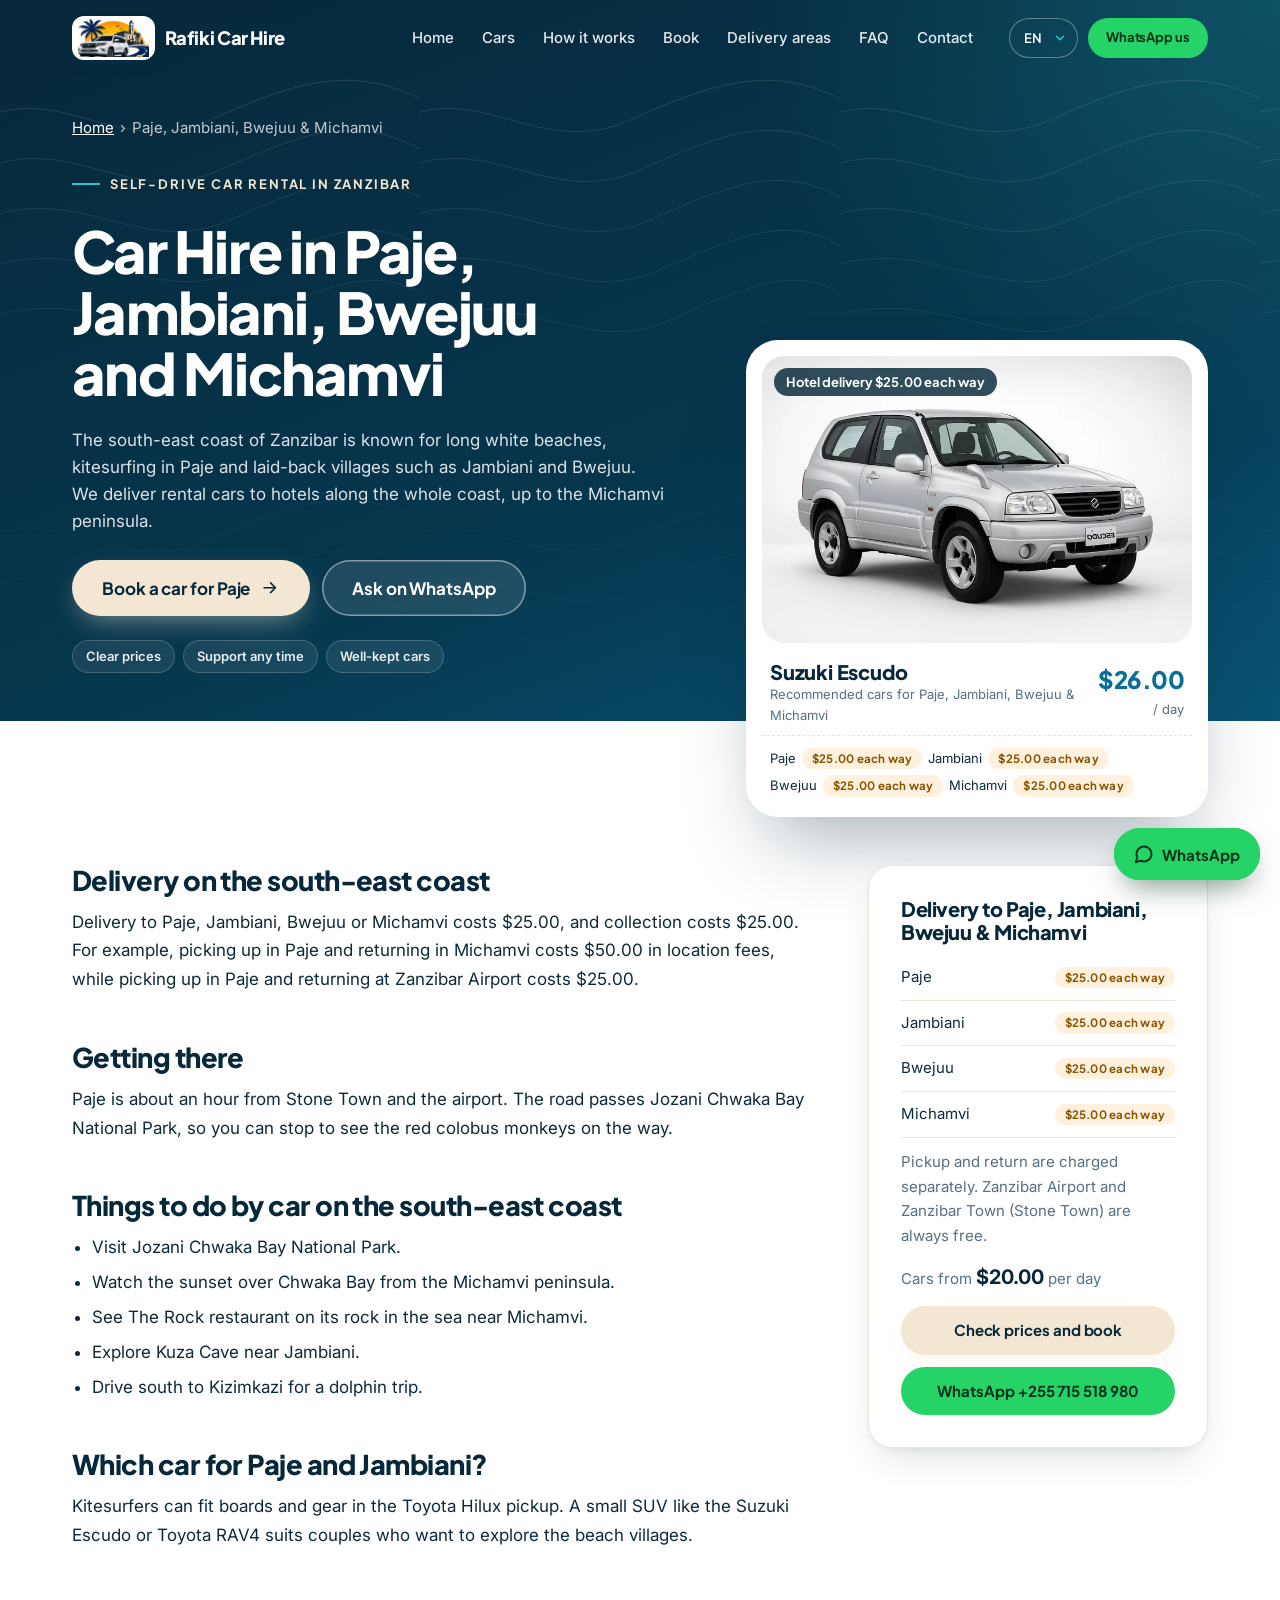
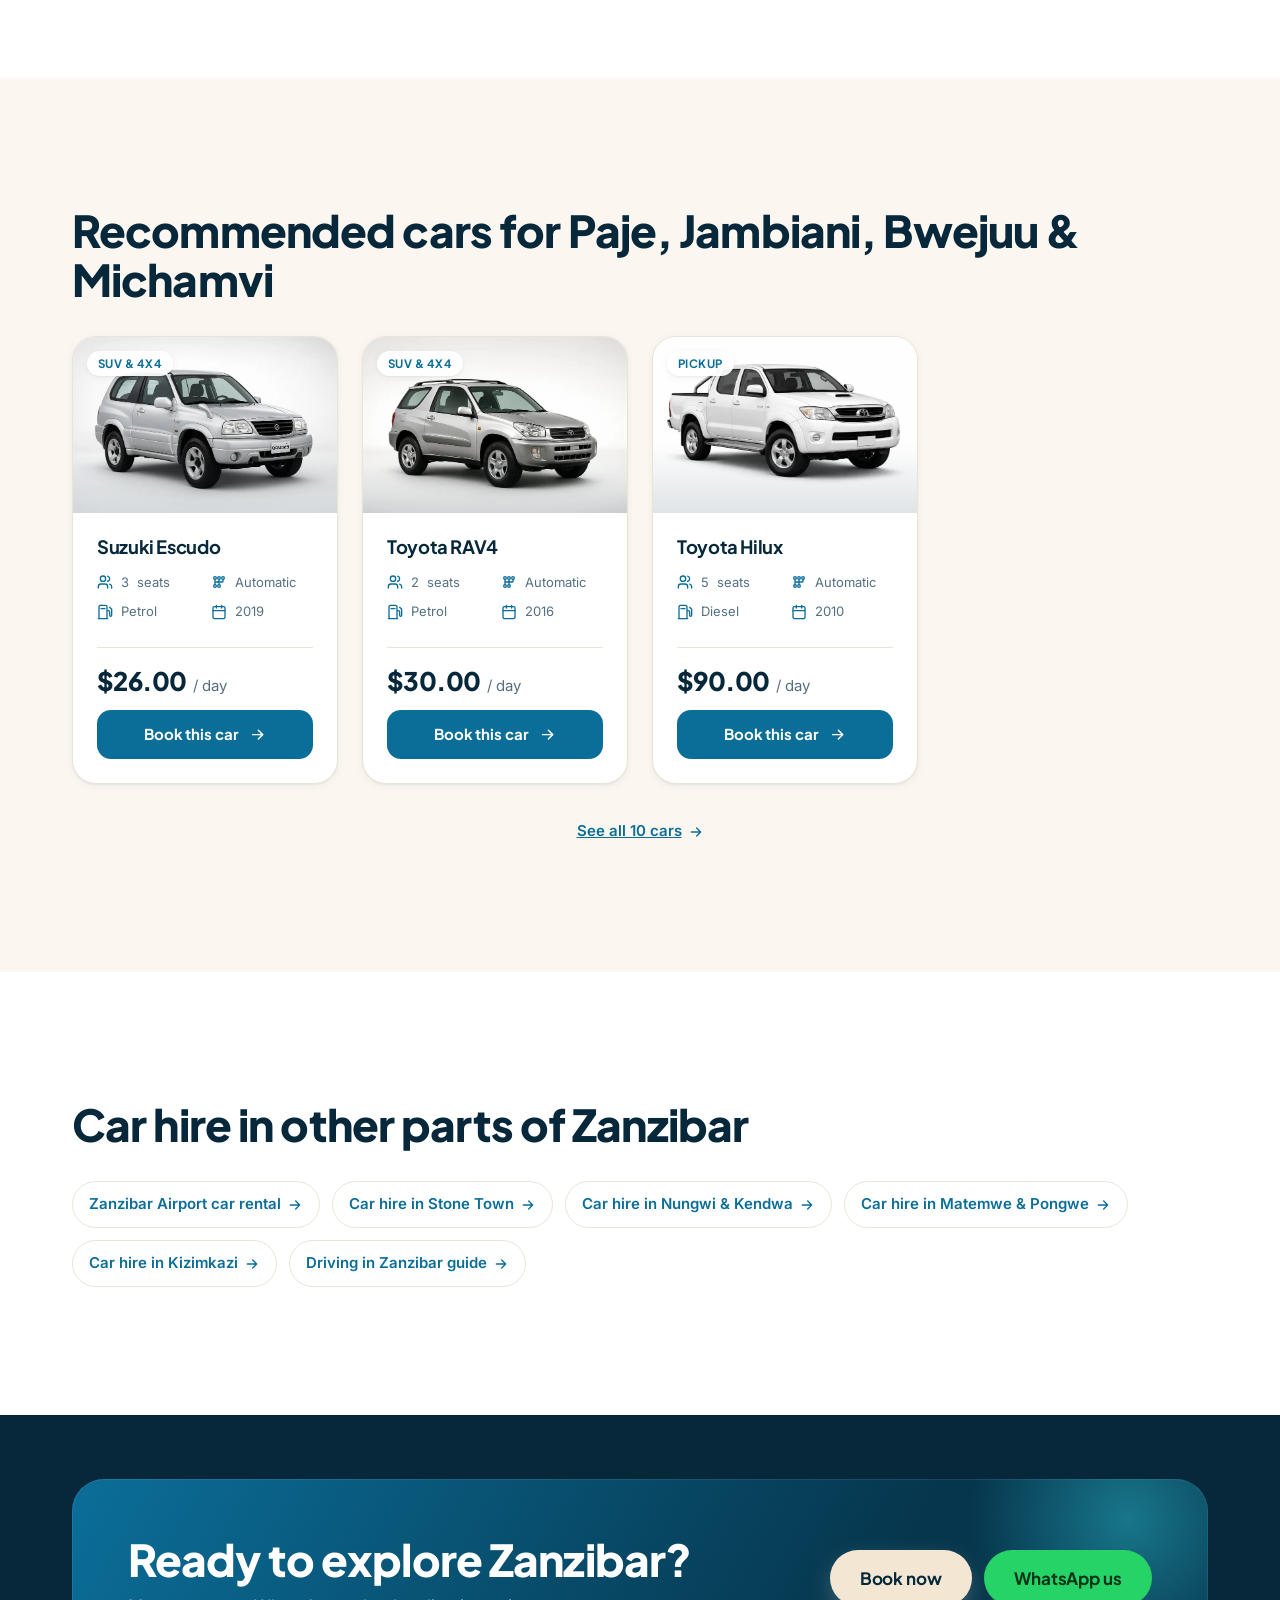
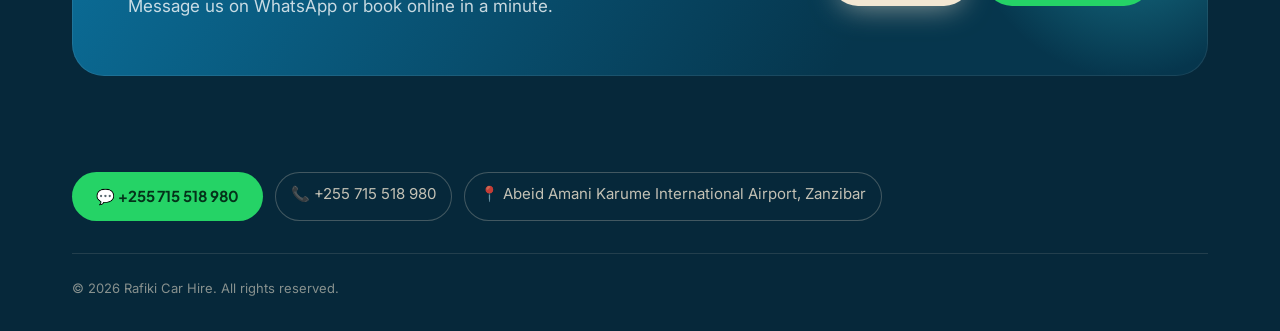
<file: car-hire-paje-jambiani/index.html>
<!doctype html>
<html lang="en">
  <head>
    <meta charset="UTF-8" />
    <meta name="viewport" content="width=device-width, initial-scale=1" />
    <title>Car Hire Paje &amp; Jambiani, Zanzibar | Rafiki Car Hire</title>
    <meta name="description" content="Car rental in Paje, Jambiani, Bwejuu and Michamvi, delivered to your hotel for $25.00. SUVs, 4x4s and a pickup for kite gear, from $20/day." />
    <meta name="robots" content="index, follow, max-image-preview:large" />
    <link rel="canonical" href="https://kingkunta28.github.io/ZanCarRental/car-hire-paje-jambiani/" />
    <meta property="og:type" content="website" />
    <meta property="og:site_name" content="Rafiki Car Hire" />
    <meta property="og:locale" content="en_GB" />
    <meta property="og:title" content="Car Hire Paje &amp; Jambiani, Zanzibar | Rafiki Car Hire" />
    <meta property="og:description" content="Car rental in Paje, Jambiani, Bwejuu and Michamvi, delivered to your hotel for $25.00. SUVs, 4x4s and a pickup for kite gear, from $20/day." />
    <meta property="og:url" content="https://kingkunta28.github.io/ZanCarRental/car-hire-paje-jambiani/" />
    <meta property="og:image" content="https://kingkunta28.github.io/ZanCarRental/images/rafiki-car-hire-zanzibar-og.jpg" />
    <meta property="og:image:width" content="1200" />
    <meta property="og:image:height" content="630" />
    <meta property="og:image:alt" content="Rafiki Car Hire, car hire in Zanzibar" />
    <meta name="twitter:card" content="summary_large_image" />
    <meta name="twitter:title" content="Car Hire Paje &amp; Jambiani, Zanzibar | Rafiki Car Hire" />
    <meta name="twitter:description" content="Car rental in Paje, Jambiani, Bwejuu and Michamvi, delivered to your hotel for $25.00. SUVs, 4x4s and a pickup for kite gear, from $20/day." />
    <meta name="twitter:image" content="https://kingkunta28.github.io/ZanCarRental/images/rafiki-car-hire-zanzibar-og.jpg" />
    <meta name="geo.region" content="TZ-15" />
    <meta name="geo.placename" content="Zanzibar" />
    <script type="application/ld+json">{"@context":"https://schema.org","@graph":[{"@type":"WebPage","@id":"https://kingkunta28.github.io/ZanCarRental/car-hire-paje-jambiani/#webpage","url":"https://kingkunta28.github.io/ZanCarRental/car-hire-paje-jambiani/","name":"Car Hire Paje & Jambiani, Zanzibar | Rafiki Car Hire","description":"Car rental in Paje, Jambiani, Bwejuu and Michamvi, delivered to your hotel for $25.00. SUVs, 4x4s and a pickup for kite gear, from $20/day.","inLanguage":"en","isPartOf":{"@id":"https://kingkunta28.github.io/ZanCarRental/#website"},"about":{"@id":"https://kingkunta28.github.io/ZanCarRental/#business"},"breadcrumb":{"@id":"https://kingkunta28.github.io/ZanCarRental/car-hire-paje-jambiani/#breadcrumb"},"primaryImageOfPage":"https://kingkunta28.github.io/ZanCarRental/images/cars/suzuki-escudo-2019-4x4-rental-zanzibar.webp"},{"@type":"BreadcrumbList","@id":"https://kingkunta28.github.io/ZanCarRental/car-hire-paje-jambiani/#breadcrumb","itemListElement":[{"@type":"ListItem","position":1,"name":"Home","item":"https://kingkunta28.github.io/ZanCarRental/"},{"@type":"ListItem","position":2,"name":"Paje, Jambiani, Bwejuu & Michamvi","item":"https://kingkunta28.github.io/ZanCarRental/car-hire-paje-jambiani/"}]},{"@type":"AutoRental","@id":"https://kingkunta28.github.io/ZanCarRental/#business","name":"Rafiki Car Hire","url":"https://kingkunta28.github.io/ZanCarRental/","telephone":"+255715518980","areaServed":[{"@type":"Place","name":"Paje, Zanzibar"},{"@type":"Place","name":"Jambiani, Zanzibar"},{"@type":"Place","name":"Bwejuu, Zanzibar"},{"@type":"Place","name":"Michamvi, Zanzibar"}]}]}</script>
    <meta name="theme-color" content="#06364D" />
    <link rel="icon" type="image/png" href="../images/favicon.png" />
    <link rel="apple-touch-icon" href="../images/favicon.png" />
    <link rel="preconnect" href="https://fonts.googleapis.com" />
    <link rel="preconnect" href="https://fonts.gstatic.com" crossorigin />
    <link rel="preload" as="style" href="https://fonts.googleapis.com/css2?family=Inter:wght@400;500;600&family=Plus+Jakarta+Sans:wght@500;600;700;800&display=swap" onload="this.onload=null;this.rel='stylesheet'" />
    <noscript><link rel="stylesheet" href="https://fonts.googleapis.com/css2?family=Inter:wght@400;500;600&family=Plus+Jakarta+Sans:wght@500;600;700;800&display=swap" /></noscript>
    <link rel="stylesheet" href="../css.css" />
  </head>
  <body class="subpage">
    <a class="skip" href="#main" data-t="skip">Skip to content</a>
    <header class="hdr" id="hdr">
      <div class="wrap bar">
        <a class="logo" href="../"><span class="logo-mark"><img src="../images/logo-mark.webp" alt="" width="284" height="160" /></span><span>Rafiki Car Hire</span></a>
        <nav class="nav" id="nav" aria-label="Main">
          <a href="../" data-t="nav_home">Home</a>
          <a href="../#fleetsec" data-t="nav_fleet">Cars</a>
          <a href="../#how" data-t="nav_how">How it works</a>
          <a href="../?pickup=paje#book" data-t="nav_book">Book</a>
          <a href="../#areas" data-t="nav_areas">Delivery areas</a>
          <a href="../#faq" data-t="nav_faq">FAQ</a>
          <a href="#contact" data-t="nav_contact">Contact</a>
          <div class="nav-extra">
            <select class="lang" aria-label="Language"><option value="en">English</option><option value="sw">Kiswahili</option><option value="it">Italiano</option><option value="de">Deutsch</option><option value="fr">Français</option><option value="es">Español</option></select>
            <a class="btn btn-wa" href="https://wa.me/255715518980?text=Hello%20Rafiki%20Car%20Hire%2C%20I%20would%20like%20to%20rent%20a%20car%20in%20Paje%2C%20Jambiani%2C%20Bwejuu%20%2F%20Michamvi." target="_blank" rel="noopener"><span data-t="wa">WhatsApp us</span></a>
          </div>
        </nav>
        <div class="tools">
          <select class="lang" id="lang" aria-label="Language"><option value="en">EN</option><option value="sw">SW</option><option value="it">IT</option><option value="de">DE</option><option value="fr">FR</option><option value="es">ES</option></select>
          <a class="btn btn-wa sm hide-m" href="https://wa.me/255715518980?text=Hello%20Rafiki%20Car%20Hire%2C%20I%20would%20like%20to%20rent%20a%20car%20in%20Paje%2C%20Jambiani%2C%20Bwejuu%20%2F%20Michamvi." target="_blank" rel="noopener"><span data-t="wa">WhatsApp us</span></a>
          <button class="menu" id="menu" type="button" aria-label="Menu" aria-controls="nav" aria-expanded="false"><span></span><span></span></button>
        </div>
      </div>
    </header>

    <main id="main">
      <section class="phero">
        <div class="wrap phero-grid">
          <div class="phero-copy">
            <nav class="crumbs" aria-label="Breadcrumb">
              <ol><li><a href="../" data-t="nav_home">Home</a></li><li aria-current="page"><span data-t="lbl_car-hire-paje-jambiani">Paje, Jambiani, Bwejuu &amp; Michamvi</span></li></ol>
            </nav>
            <p class="eyebrow"><span data-t="hero_kicker">Self-drive car rental in Zanzibar</span></p>
            <h1 data-t="h1">Car Hire in Paje, Jambiani, Bwejuu and Michamvi</h1>
            <p class="hero-p" data-t="intro">The south-east coast of Zanzibar is known for long white beaches, kitesurfing in Paje and laid-back villages such as Jambiani and Bwejuu. We deliver rental cars to hotels along the whole coast, up to the Michamvi peninsula.</p>
            <div class="hero-cta">
              <a class="btn btn-sand lg" href="../?pickup=paje#book"><span data-t="bk_car-hire-paje-jambiani">Book a car for Paje</span><svg class="ic" viewBox="0 0 24 24" aria-hidden="true"><path d="M5 12h14M13 6l6 6-6 6"/></svg></a>
              <a class="btn btn-glass lg" href="https://wa.me/255715518980?text=Hello%20Rafiki%20Car%20Hire%2C%20I%20would%20like%20to%20rent%20a%20car%20in%20Paje%2C%20Jambiani%2C%20Bwejuu%20%2F%20Michamvi." target="_blank" rel="noopener"><span data-t="pg_ask">Ask on WhatsApp</span></a>
            </div>
            <ul class="phero-facts">
              <li data-t="w1t">Clear prices</li>
              <li data-t="w3t">Support any time</li>
              <li data-t="w4t">Well-kept cars</li>
            </ul>
          </div>
          <figure class="phero-card">
            <div class="pc-media"><img src="../images/cars/suzuki-escudo-2019-4x4-rental-zanzibar.webp" alt="Suzuki Escudo 2019 SUV for hire in Zanzibar" width="800" height="533" fetchpriority="high" decoding="async" /><span class="pc-badge" data-t="chip">Hotel delivery $25.00 each way</span></div>
            <figcaption>
              <span><span class="pc-name">Suzuki Escudo</span><span class="pc-meta" data-t="pc_meta">Recommended cars for Paje, Jambiani, Bwejuu &amp; Michamvi</span></span>
              <span class="pc-price"><b>$26.00</b><span data-t="per_day">/ day</span></span>
            </figcaption>
            <ul class="pc-fees"><li><span>Paje</span><span class="fee-pill is-paid" data-t="area_paid">$25.00 each way</span></li><li><span>Jambiani</span><span class="fee-pill is-paid" data-t="area_paid">$25.00 each way</span></li><li><span>Bwejuu</span><span class="fee-pill is-paid" data-t="area_paid">$25.00 each way</span></li><li><span>Michamvi</span><span class="fee-pill is-paid" data-t="area_paid">$25.00 each way</span></li></ul>
          </figure>
        </div>
      </section>

      <section class="page-body">
        <div class="wrap page-grid">
          <article class="prose">
          <h2 data-t="s0h">Delivery on the south-east coast</h2>
          <p data-t="s0b0">Delivery to Paje, Jambiani, Bwejuu or Michamvi costs $25.00, and collection costs $25.00. For example, picking up in Paje and returning in Michamvi costs $50.00 in location fees, while picking up in Paje and returning at Zanzibar Airport costs $25.00.</p>

          <h2 data-t="s1h">Getting there</h2>
          <p data-t="s1b0">Paje is about an hour from Stone Town and the airport. The road passes Jozani Chwaka Bay National Park, so you can stop to see the red colobus monkeys on the way.</p>

          <h2 data-t="s2h">Things to do by car on the south-east coast</h2>
          <ul><li data-t="s2b0i0">Visit Jozani Chwaka Bay National Park.</li><li data-t="s2b0i1">Watch the sunset over Chwaka Bay from the Michamvi peninsula.</li><li data-t="s2b0i2">See The Rock restaurant on its rock in the sea near Michamvi.</li><li data-t="s2b0i3">Explore Kuza Cave near Jambiani.</li><li data-t="s2b0i4">Drive south to Kizimkazi for a dolphin trip.</li></ul>

          <h2 data-t="s3h">Which car for Paje and Jambiani?</h2>
          <p data-t="s3b0">Kitesurfers can fit boards and gear in the Toyota Hilux pickup. A small SUV like the Suzuki Escudo or Toyota RAV4 suits couples who want to explore the beach villages.</p>
          </article>
          <aside class="page-side">
            <div class="side-card">
              <h2 data-t="side_h">Delivery to Paje, Jambiani, Bwejuu &amp; Michamvi</h2>
              <ul class="fee-list"><li><span>Paje</span><span class="fee-pill is-paid" data-t="area_paid">$25.00 each way</span></li><li><span>Jambiani</span><span class="fee-pill is-paid" data-t="area_paid">$25.00 each way</span></li><li><span>Bwejuu</span><span class="fee-pill is-paid" data-t="area_paid">$25.00 each way</span></li><li><span>Michamvi</span><span class="fee-pill is-paid" data-t="area_paid">$25.00 each way</span></li></ul>
              <p class="side-note" data-t="pg_side_note">Pickup and return are charged separately. Zanzibar Airport and Zanzibar Town (Stone Town) are always free.</p>
              <p class="side-from" data-th="side_from">Cars from <b>$20.00</b> per day</p>
              <a class="btn btn-sand" href="../?pickup=paje#book"><span data-t="pg_check">Check prices and book</span></a>
              <a class="btn btn-wa" href="https://wa.me/255715518980?text=Hello%20Rafiki%20Car%20Hire%2C%20I%20would%20like%20to%20rent%20a%20car%20in%20Paje%2C%20Jambiani%2C%20Bwejuu%20%2F%20Michamvi." target="_blank" rel="noopener">WhatsApp +255 715 518 980</a>
            </div>
          </aside>
        </div>
      </section>

      <section class="page-cars">
        <div class="wrap">
          <h2 data-t="cars_h">Recommended cars for Paje, Jambiani, Bwejuu &amp; Michamvi</h2>
          <div class="grid">
    <article class="card">
      <div class="card-media"><img src="../images/cars/suzuki-escudo-2019-4x4-rental-zanzibar.webp" alt="Suzuki Escudo 2019 SUV for hire in Zanzibar" width="800" height="533" loading="lazy" decoding="async"><span class="tag" data-t="cat_suv">SUV &amp; 4x4</span></div>
      <div class="cb">
        <h3>Suzuki Escudo</h3>
        <ul class="specs">
          <li><svg class="ic" viewBox="0 0 24 24" aria-hidden="true"><path d="M16 21v-2a4 4 0 0 0-4-4H6a4 4 0 0 0-4 4v2"/><circle cx="9" cy="7" r="4"/><path d="M22 21v-2a4 4 0 0 0-3-3.87M16 3.13a4 4 0 0 1 0 7.75"/></svg>3 <span data-t="seats">seats</span></li>
          <li><svg class="ic" viewBox="0 0 24 24" aria-hidden="true"><circle cx="6" cy="6" r="2"/><circle cx="12" cy="6" r="2"/><circle cx="18" cy="6" r="2"/><circle cx="6" cy="18" r="2"/><circle cx="12" cy="18" r="2"/><path d="M6 8v8M12 8v8M18 8v3a1 1 0 0 1-1 1H6"/></svg><span data-t="v_Automatic">Automatic</span></li>
          <li><svg class="ic" viewBox="0 0 24 24" aria-hidden="true"><path d="M3 22V4a2 2 0 0 1 2-2h8a2 2 0 0 1 2 2v18M2 22h14M6 7h6M15 10h2a2 2 0 0 1 2 2v5a1.5 1.5 0 0 0 3 0V8l-3-3"/></svg><span data-t="v_Petrol">Petrol</span></li>
          <li><svg class="ic" viewBox="0 0 24 24" aria-hidden="true"><rect x="3" y="4" width="18" height="18" rx="2"/><path d="M16 2v4M8 2v4M3 10h18"/></svg>2019</li></ul>
        <div class="card-foot">
          <p class="price"><b>$26.00</b><span data-t="per_day">/ day</span></p>
          <a class="btn btn-b" href="../?car=suzuki-escudo-2019&pickup=paje#book"><span data-t="book_car">Book this car</span><svg class="ic" viewBox="0 0 24 24" aria-hidden="true"><path d="M5 12h14M13 6l6 6-6 6"/></svg></a>
        </div>
      </div>
    </article>
    <article class="card">
      <div class="card-media"><img src="../images/cars/toyota-rav4-2016-3-door-rental-zanzibar.webp" alt="Toyota RAV4 2016 SUV for hire in Zanzibar" width="800" height="533" loading="lazy" decoding="async"><span class="tag" data-t="cat_suv">SUV &amp; 4x4</span></div>
      <div class="cb">
        <h3>Toyota RAV4</h3>
        <ul class="specs">
          <li><svg class="ic" viewBox="0 0 24 24" aria-hidden="true"><path d="M16 21v-2a4 4 0 0 0-4-4H6a4 4 0 0 0-4 4v2"/><circle cx="9" cy="7" r="4"/><path d="M22 21v-2a4 4 0 0 0-3-3.87M16 3.13a4 4 0 0 1 0 7.75"/></svg>2 <span data-t="seats">seats</span></li>
          <li><svg class="ic" viewBox="0 0 24 24" aria-hidden="true"><circle cx="6" cy="6" r="2"/><circle cx="12" cy="6" r="2"/><circle cx="18" cy="6" r="2"/><circle cx="6" cy="18" r="2"/><circle cx="12" cy="18" r="2"/><path d="M6 8v8M12 8v8M18 8v3a1 1 0 0 1-1 1H6"/></svg><span data-t="v_Automatic">Automatic</span></li>
          <li><svg class="ic" viewBox="0 0 24 24" aria-hidden="true"><path d="M3 22V4a2 2 0 0 1 2-2h8a2 2 0 0 1 2 2v18M2 22h14M6 7h6M15 10h2a2 2 0 0 1 2 2v5a1.5 1.5 0 0 0 3 0V8l-3-3"/></svg><span data-t="v_Petrol">Petrol</span></li>
          <li><svg class="ic" viewBox="0 0 24 24" aria-hidden="true"><rect x="3" y="4" width="18" height="18" rx="2"/><path d="M16 2v4M8 2v4M3 10h18"/></svg>2016</li></ul>
        <div class="card-foot">
          <p class="price"><b>$30.00</b><span data-t="per_day">/ day</span></p>
          <a class="btn btn-b" href="../?car=rav4-2016&pickup=paje#book"><span data-t="book_car">Book this car</span><svg class="ic" viewBox="0 0 24 24" aria-hidden="true"><path d="M5 12h14M13 6l6 6-6 6"/></svg></a>
        </div>
      </div>
    </article>
    <article class="card">
      <div class="card-media"><img src="../images/cars/toyota-hilux-pickup-rental-zanzibar.webp" alt="Toyota Hilux 2010 pickup for hire in Zanzibar" width="800" height="533" loading="lazy" decoding="async"><span class="tag" data-t="cat_pickup">Pickup</span></div>
      <div class="cb">
        <h3>Toyota Hilux</h3>
        <ul class="specs">
          <li><svg class="ic" viewBox="0 0 24 24" aria-hidden="true"><path d="M16 21v-2a4 4 0 0 0-4-4H6a4 4 0 0 0-4 4v2"/><circle cx="9" cy="7" r="4"/><path d="M22 21v-2a4 4 0 0 0-3-3.87M16 3.13a4 4 0 0 1 0 7.75"/></svg>5 <span data-t="seats">seats</span></li>
          <li><svg class="ic" viewBox="0 0 24 24" aria-hidden="true"><circle cx="6" cy="6" r="2"/><circle cx="12" cy="6" r="2"/><circle cx="18" cy="6" r="2"/><circle cx="6" cy="18" r="2"/><circle cx="12" cy="18" r="2"/><path d="M6 8v8M12 8v8M18 8v3a1 1 0 0 1-1 1H6"/></svg><span data-t="v_Automatic">Automatic</span></li>
          <li><svg class="ic" viewBox="0 0 24 24" aria-hidden="true"><path d="M3 22V4a2 2 0 0 1 2-2h8a2 2 0 0 1 2 2v18M2 22h14M6 7h6M15 10h2a2 2 0 0 1 2 2v5a1.5 1.5 0 0 0 3 0V8l-3-3"/></svg><span data-t="v_Diesel">Diesel</span></li>
          <li><svg class="ic" viewBox="0 0 24 24" aria-hidden="true"><rect x="3" y="4" width="18" height="18" rx="2"/><path d="M16 2v4M8 2v4M3 10h18"/></svg>2010</li></ul>
        <div class="card-foot">
          <p class="price"><b>$90.00</b><span data-t="per_day">/ day</span></p>
          <a class="btn btn-b" href="../?car=toyota-c-class&pickup=paje#book"><span data-t="book_car">Book this car</span><svg class="ic" viewBox="0 0 24 24" aria-hidden="true"><path d="M5 12h14M13 6l6 6-6 6"/></svg></a>
        </div>
      </div>
    </article>
          </div>
          <p class="all-cars"><a href="../#fleetsec"><span data-t="all_cars">See all 10 cars</span><svg class="ic" viewBox="0 0 24 24" aria-hidden="true"><path d="M5 12h14M13 6l6 6-6 6"/></svg></a></p>
        </div>
      </section>

      <section class="page-more">
        <div class="wrap">
          <h2 data-t="pg_more">Car hire in other parts of Zanzibar</h2>
          <ul class="area-links"><li><a href="../car-hire-zanzibar-airport/"><span data-t="lk_car-hire-zanzibar-airport">Zanzibar Airport car rental</span><svg class="ic" viewBox="0 0 24 24" aria-hidden="true"><path d="M5 12h14M13 6l6 6-6 6"/></svg></a></li><li><a href="../car-hire-stone-town/"><span data-t="lk_car-hire-stone-town">Car hire in Stone Town</span><svg class="ic" viewBox="0 0 24 24" aria-hidden="true"><path d="M5 12h14M13 6l6 6-6 6"/></svg></a></li><li><a href="../car-hire-nungwi-kendwa/"><span data-t="lk_car-hire-nungwi-kendwa">Car hire in Nungwi &amp; Kendwa</span><svg class="ic" viewBox="0 0 24 24" aria-hidden="true"><path d="M5 12h14M13 6l6 6-6 6"/></svg></a></li><li><a href="../car-hire-matemwe-pongwe/"><span data-t="lk_car-hire-matemwe-pongwe">Car hire in Matemwe &amp; Pongwe</span><svg class="ic" viewBox="0 0 24 24" aria-hidden="true"><path d="M5 12h14M13 6l6 6-6 6"/></svg></a></li><li><a href="../car-hire-kizimkazi/"><span data-t="lk_car-hire-kizimkazi">Car hire in Kizimkazi</span><svg class="ic" viewBox="0 0 24 24" aria-hidden="true"><path d="M5 12h14M13 6l6 6-6 6"/></svg></a></li><li><a href="../driving-in-zanzibar/"><span data-t="lk_driving-in-zanzibar">Driving in Zanzibar guide</span><svg class="ic" viewBox="0 0 24 24" aria-hidden="true"><path d="M5 12h14M13 6l6 6-6 6"/></svg></a></li></ul>
        </div>
      </section>
    </main>

    <footer id="contact">
      <div class="wrap">
        <div class="cta-band">
          <div>
            <h2 data-t="cta_h">Ready to explore Zanzibar?</h2>
            <p data-t="pg_cta_p">Message us on WhatsApp or book online in a minute.</p>
          </div>
          <div class="cta-actions">
            <a class="btn btn-sand lg" href="../?pickup=paje#book"><span data-t="cta_book">Book now</span></a>
            <a class="btn btn-wa lg" href="https://wa.me/255715518980?text=Hello%20Rafiki%20Car%20Hire%2C%20I%20would%20like%20to%20rent%20a%20car%20in%20Paje%2C%20Jambiani%2C%20Bwejuu%20%2F%20Michamvi." target="_blank" rel="noopener"><span data-t="wa">WhatsApp us</span></a>
          </div>
        </div>
        <div class="foot-contact page-contact"><a class="btn btn-wa" href="https://wa.me/255715518980" target="_blank" rel="noopener">💬 +255 715 518 980</a>
   <a class="addr" href="tel:+255715518980">📞 +255 715 518 980</a>
   <a class="addr" href="https://maps.google.com/?q=Abeid%20Amani%20Karume%20International%20Airport%2C%20Zanzibar" target="_blank" rel="noopener">📍 Abeid Amani Karume International Airport, Zanzibar</a></div>
        <p class="copy">© 2026 Rafiki Car Hire. <span data-t="rights">All rights reserved.</span></p>
      </div>
    </footer>

    <a class="float" href="https://wa.me/255715518980?text=Hello%20Rafiki%20Car%20Hire%2C%20I%20would%20like%20to%20rent%20a%20car%20in%20Paje%2C%20Jambiani%2C%20Bwejuu%20%2F%20Michamvi." target="_blank" rel="noopener" aria-label="WhatsApp">
      <svg viewBox="0 0 24 24" aria-hidden="true"><path d="M7.9 20A9 9 0 1 0 4 16.1L2 22Z" /></svg>
      <span>WhatsApp</span>
    </a>
    <script type="application/json" id="i18n">{"en":{"__title":"Car Hire Paje & Jambiani, Zanzibar | Rafiki Car Hire","s0h":"Delivery on the south-east coast","s0b0":"Delivery to Paje, Jambiani, Bwejuu or Michamvi costs $25.00, and collection costs $25.00. For example, picking up in Paje and returning in Michamvi costs $50.00 in location fees, while picking up in Paje and returning at Zanzibar Airport costs $25.00.","s1h":"Getting there","s1b0":"Paje is about an hour from Stone Town and the airport. The road passes Jozani Chwaka Bay National Park, so you can stop to see the red colobus monkeys on the way.","s2h":"Things to do by car on the south-east coast","s2b0i0":"Visit Jozani Chwaka Bay National Park.","s2b0i1":"Watch the sunset over Chwaka Bay from the Michamvi peninsula.","s2b0i2":"See The Rock restaurant on its rock in the sea near Michamvi.","s2b0i3":"Explore Kuza Cave near Jambiani.","s2b0i4":"Drive south to Kizimkazi for a dolphin trip.","s3h":"Which car for Paje and Jambiani?","s3b0":"Kitesurfers can fit boards and gear in the Toyota Hilux pickup. A small SUV like the Suzuki Escudo or Toyota RAV4 suits couples who want to explore the beach villages.","area_paid":"$25.00 each way","lk_car-hire-zanzibar-airport":"Zanzibar Airport car rental","lk_car-hire-stone-town":"Car hire in Stone Town","lk_car-hire-nungwi-kendwa":"Car hire in Nungwi & Kendwa","lk_car-hire-matemwe-pongwe":"Car hire in Matemwe & Pongwe","lk_car-hire-kizimkazi":"Car hire in Kizimkazi","lk_driving-in-zanzibar":"Driving in Zanzibar guide","chip":"Hotel delivery $25.00 each way","pc_meta":"Recommended cars for Paje, Jambiani, Bwejuu & Michamvi","per_day":"/ day","skip":"Skip to content","nav_home":"Home","nav_fleet":"Cars","nav_how":"How it works","nav_book":"Book","nav_areas":"Delivery areas","nav_faq":"FAQ","nav_contact":"Contact","wa":"WhatsApp us","lbl_car-hire-paje-jambiani":"Paje, Jambiani, Bwejuu & Michamvi","hero_kicker":"Self-drive car rental in Zanzibar","h1":"Car Hire in Paje, Jambiani, Bwejuu and Michamvi","intro":"The south-east coast of Zanzibar is known for long white beaches, kitesurfing in Paje and laid-back villages such as Jambiani and Bwejuu. We deliver rental cars to hotels along the whole coast, up to the Michamvi peninsula.","bk_car-hire-paje-jambiani":"Book a car for Paje","pg_ask":"Ask on WhatsApp","w1t":"Clear prices","w3t":"Support any time","w4t":"Well-kept cars","side_h":"Delivery to Paje, Jambiani, Bwejuu & Michamvi","pg_side_note":"Pickup and return are charged separately. Zanzibar Airport and Zanzibar Town (Stone Town) are always free.","side_from":"Cars from \u003cb>$20.00\u003c/b> per day","pg_check":"Check prices and book","cars_h":"Recommended cars for Paje, Jambiani, Bwejuu & Michamvi","cat_suv":"SUV & 4x4","seats":"seats","v_Automatic":"Automatic","v_Petrol":"Petrol","book_car":"Book this car","cat_pickup":"Pickup","v_Diesel":"Diesel","all_cars":"See all 10 cars","pg_more":"Car hire in other parts of Zanzibar","cta_h":"Ready to explore Zanzibar?","pg_cta_p":"Message us on WhatsApp or book online in a minute.","cta_book":"Book now","rights":"All rights reserved."},"sw":{"__title":"Kukodisha Gari Paje na Jambiani, Zanzibar | Rafiki Car Hire","s0h":"Kuleta gari pwani ya kusini-mashariki","s0b0":"Kuleta gari Paje, Jambiani, Bwejuu au Michamvi ni $25.00, na kulichukua ni $25.00. Kwa mfano, kuchukua Paje na kurudisha Michamvi ni $50.00 ada za mahali, wakati kuchukua Paje na kurudisha uwanja wa ndege wa Zanzibar ni $25.00.","s1h":"Jinsi ya kufika","s1b0":"Paje iko takriban saa moja kutoka Stone Town na uwanja wa ndege. Barabara inapita karibu na Hifadhi ya Taifa ya Jozani Chwaka Bay, hivyo unaweza kusimama njiani kuona kima punju.","s2h":"Mambo ya kufanya kwa gari pwani ya kusini-mashariki","s2b0i0":"Tembelea Hifadhi ya Taifa ya Jozani Chwaka Bay.","s2b0i1":"Tazama machweo juu ya ghuba ya Chwaka kutoka rasi ya Michamvi.","s2b0i2":"Ona mgahawa wa The Rock juu ya mwamba wake baharini karibu na Michamvi.","s2b0i3":"Gundua pango la Kuza karibu na Jambiani.","s2b0i4":"Endesha kusini hadi Kizimkazi kwa safari ya kuona pomboo.","s3h":"Gari gani kwa Paje na Jambiani?","s3b0":"Wachezaji wa kitesurf wanaweza kubeba mbao na vifaa vyao kwenye pickup ya Toyota Hilux. SUV ndogo kama Suzuki Escudo au Toyota RAV4 inawafaa wawili wanaotaka kuzunguka vijiji vya ufukweni.","area_paid":"$25.00 kila upande","lk_car-hire-zanzibar-airport":"Kukodisha gari uwanja wa ndege","lk_car-hire-stone-town":"Kukodisha gari Stone Town","lk_car-hire-nungwi-kendwa":"Kukodisha gari Nungwi na Kendwa","lk_car-hire-matemwe-pongwe":"Kukodisha gari Matemwe na Pongwe","lk_car-hire-kizimkazi":"Kukodisha gari Kizimkazi","lk_driving-in-zanzibar":"Mwongozo wa kuendesha Zanzibar","chip":"Kuleta hotelini $25.00 kila upande","pc_meta":"Magari tunayopendekeza: Paje, Jambiani, Bwejuu na Michamvi","per_day":"/ siku","skip":"Ruka hadi maudhui","nav_home":"Nyumbani","nav_fleet":"Magari","nav_how":"Jinsi inavyofanya kazi","nav_book":"Weka nafasi","nav_areas":"Maeneo tunayofikia","nav_faq":"Maswali","nav_contact":"Mawasiliano","wa":"Tuandikie WhatsApp","lbl_car-hire-paje-jambiani":"Paje, Jambiani, Bwejuu na Michamvi","hero_kicker":"Kukodisha magari Zanzibar","h1":"Kukodisha gari Paje, Jambiani, Bwejuu na Michamvi","intro":"Pwani ya kusini-mashariki ya Zanzibar inajulikana kwa fukwe ndefu nyeupe, mchezo wa kitesurf Paje na vijiji tulivu kama Jambiani na Bwejuu. Tunaleta magari ya kukodi hotelini pwani nzima, hadi rasi ya Michamvi.","bk_car-hire-paje-jambiani":"Weka nafasi Paje","pg_ask":"Uliza kupitia WhatsApp","w1t":"Bei wazi","w3t":"Msaada wakati wowote","w4t":"Magari yaliyotunzwa","side_h":"Kuleta gari: Paje, Jambiani, Bwejuu na Michamvi","pg_side_note":"Kuleta na kurudisha hutozwa kila kimoja. Uwanja wa ndege wa Zanzibar na Mji wa Zanzibar (Stone Town) ni bure kila wakati.","side_from":"Magari kuanzia \u003cb>$20.00\u003c/b> kwa siku","pg_check":"Angalia bei na weka nafasi","cars_h":"Magari tunayopendekeza: Paje, Jambiani, Bwejuu na Michamvi","cat_suv":"SUV na 4x4","seats":"viti","v_Automatic":"Automatiki","v_Petrol":"Petroli","book_car":"Chagua gari hili","cat_pickup":"Pickup","v_Diesel":"Dizeli","all_cars":"Tazama magari yote 10","pg_more":"Kukodisha gari maeneo mengine ya Zanzibar","cta_h":"Uko tayari kuizunguka Zanzibar?","pg_cta_p":"Tuandikie WhatsApp au weka nafasi mtandaoni kwa dakika moja.","cta_book":"Weka nafasi","rights":"Haki zote zimehifadhiwa."},"it":{"__title":"Noleggio Auto Paje e Jambiani, Zanzibar | Rafiki Car Hire","s0h":"Consegna sulla costa sud-orientale","s0b0":"La consegna a Paje, Jambiani, Bwejuu o Michamvi costa $25.00, e il ritiro costa $25.00. Per esempio, ritiro a Paje e riconsegna a Michamvi costano $50.00 di costi di località, mentre ritiro a Paje e riconsegna all'aeroporto di Zanzibar costano $25.00.","s1h":"Come arrivare","s1b0":"Paje dista circa un'ora da Stone Town e dall'aeroporto. La strada passa accanto al Parco Nazionale di Jozani Chwaka Bay, quindi puoi fermarti lungo il percorso a vedere i colobi rossi.","s2h":"Cosa fare in auto sulla costa sud-orientale","s2b0i0":"Visita il Parco Nazionale di Jozani Chwaka Bay.","s2b0i1":"Guarda il tramonto sulla baia di Chwaka dalla penisola di Michamvi.","s2b0i2":"Ammira il ristorante The Rock, sulla sua roccia in mezzo al mare vicino a Michamvi.","s2b0i3":"Esplora la grotta di Kuza vicino a Jambiani.","s2b0i4":"Scendi a sud fino a Kizimkazi per un'uscita con i delfini.","s3h":"Quale auto per Paje e Jambiani?","s3b0":"I kitesurfer possono caricare tavole e attrezzatura sul pick-up Toyota Hilux. Un piccolo SUV come la Suzuki Escudo o la Toyota RAV4 è ideale per le coppie che vogliono esplorare i villaggi sulla spiaggia.","area_paid":"$25.00 a tratta","lk_car-hire-zanzibar-airport":"Noleggio auto all'aeroporto di Zanzibar","lk_car-hire-stone-town":"Noleggio auto a Stone Town","lk_car-hire-nungwi-kendwa":"Noleggio auto a Nungwi e Kendwa","lk_car-hire-matemwe-pongwe":"Noleggio auto a Matemwe e Pongwe","lk_car-hire-kizimkazi":"Noleggio auto a Kizimkazi","lk_driving-in-zanzibar":"Guidare a Zanzibar: la guida","chip":"Consegna in hotel $25.00 a tratta","pc_meta":"Auto consigliate: Paje, Jambiani, Bwejuu e Michamvi","per_day":"/ giorno","skip":"Vai al contenuto","nav_home":"Home","nav_fleet":"Auto","nav_how":"Come funziona","nav_book":"Prenota","nav_areas":"Zone di consegna","nav_faq":"FAQ","nav_contact":"Contatti","wa":"Scrivici su WhatsApp","lbl_car-hire-paje-jambiani":"Paje, Jambiani, Bwejuu e Michamvi","hero_kicker":"Noleggio auto a Zanzibar","h1":"Noleggio auto a Paje, Jambiani, Bwejuu e Michamvi","intro":"La costa sud-orientale di Zanzibar è famosa per le lunghe spiagge bianche, il kitesurf a Paje e villaggi tranquilli come Jambiani e Bwejuu. Consegniamo auto a noleggio negli hotel di tutta la costa, fino alla penisola di Michamvi.","bk_car-hire-paje-jambiani":"Prenota un'auto a Paje","pg_ask":"Chiedi su WhatsApp","w1t":"Prezzi chiari","w3t":"Assistenza sempre","w4t":"Auto ben curate","side_h":"Consegna: Paje, Jambiani, Bwejuu e Michamvi","pg_side_note":"Consegna e riconsegna si pagano separatamente. L'aeroporto di Zanzibar e Zanzibar Town (Stone Town) sono sempre gratuiti.","side_from":"Auto da \u003cb>$20.00\u003c/b> al giorno","pg_check":"Vedi i prezzi e prenota","cars_h":"Auto consigliate: Paje, Jambiani, Bwejuu e Michamvi","cat_suv":"SUV e 4x4","seats":"posti","v_Automatic":"Automatico","v_Petrol":"Benzina","book_car":"Prenota questa auto","cat_pickup":"Pick-up","v_Diesel":"Diesel","all_cars":"Vedi tutte le 10 auto","pg_more":"Noleggio auto in altre zone di Zanzibar","cta_h":"Pronto a scoprire Zanzibar?","pg_cta_p":"Scrivici su WhatsApp o prenota online in un minuto.","cta_book":"Prenota ora","rights":"Tutti i diritti riservati."},"de":{"__title":"Mietwagen Paje & Jambiani, Sansibar | Rafiki Car Hire","s0h":"Lieferung an der Südostküste","s0b0":"Die Lieferung nach Paje, Jambiani, Bwejuu oder Michamvi kostet $25.00, die Abholung $25.00. Übernahme in Paje und Rückgabe in Michamvi kosten zum Beispiel $50.00 Ortsgebühren, Übernahme in Paje und Rückgabe am Flughafen Sansibar dagegen $25.00.","s1h":"Anfahrt","s1b0":"Paje liegt etwa eine Stunde von Stone Town und dem Flughafen entfernt. Die Straße führt am Jozani-Chwaka-Bay-Nationalpark vorbei, sodass du unterwegs anhalten und die Roten Stummelaffen sehen kannst.","s2h":"Ausflüge mit dem Auto an der Südostküste","s2b0i0":"Besuch den Jozani-Chwaka-Bay-Nationalpark.","s2b0i1":"Sieh von der Halbinsel Michamvi den Sonnenuntergang über der Chwaka-Bucht.","s2b0i2":"Bestaune das Restaurant The Rock auf seinem Felsen im Meer bei Michamvi.","s2b0i3":"Erkunde die Kuza-Höhle bei Jambiani.","s2b0i4":"Fahr nach Süden nach Kizimkazi zu einer Delfintour.","s3h":"Welches Auto für Paje und Jambiani?","s3b0":"Kitesurfer bekommen Boards und Ausrüstung in den Toyota Hilux Pick-up. Ein kleiner SUV wie der Suzuki Escudo oder der Toyota RAV4 passt zu Paaren, die die Strandorte erkunden möchten.","area_paid":"$25.00 pro Strecke","lk_car-hire-zanzibar-airport":"Mietwagen am Flughafen Sansibar","lk_car-hire-stone-town":"Mietwagen in Stone Town","lk_car-hire-nungwi-kendwa":"Mietwagen in Nungwi & Kendwa","lk_car-hire-matemwe-pongwe":"Mietwagen in Matemwe & Pongwe","lk_car-hire-kizimkazi":"Mietwagen in Kizimkazi","lk_driving-in-zanzibar":"Ratgeber: Autofahren auf Sansibar","chip":"Hotellieferung $25.00 pro Strecke","pc_meta":"Empfohlene Autos: Paje, Jambiani, Bwejuu & Michamvi","per_day":"/ Tag","skip":"Zum Inhalt springen","nav_home":"Startseite","nav_fleet":"Autos","nav_how":"So funktioniert's","nav_book":"Buchen","nav_areas":"Liefergebiete","nav_faq":"FAQ","nav_contact":"Kontakt","wa":"Schreib uns auf WhatsApp","lbl_car-hire-paje-jambiani":"Paje, Jambiani, Bwejuu & Michamvi","hero_kicker":"Autovermietung auf Sansibar","h1":"Mietwagen in Paje, Jambiani, Bwejuu und Michamvi","intro":"Die Südostküste Sansibars ist bekannt für lange weiße Strände, Kitesurfen in Paje und entspannte Dörfer wie Jambiani und Bwejuu. Wir liefern Mietwagen zu Hotels entlang der ganzen Küste bis zur Halbinsel Michamvi.","bk_car-hire-paje-jambiani":"Auto in Paje buchen","pg_ask":"Per WhatsApp fragen","w1t":"Klare Preise","w3t":"Jederzeit Hilfe","w4t":"Gepflegte Autos","side_h":"Lieferung: Paje, Jambiani, Bwejuu & Michamvi","pg_side_note":"Übergabe und Rückgabe werden getrennt berechnet. Der Flughafen Sansibar und Zanzibar Town (Stone Town) sind immer kostenlos.","side_from":"Autos ab \u003cb>$20.00\u003c/b> pro Tag","pg_check":"Preise prüfen und buchen","cars_h":"Empfohlene Autos: Paje, Jambiani, Bwejuu & Michamvi","cat_suv":"SUV & 4x4","seats":"Sitze","v_Automatic":"Automatik","v_Petrol":"Benzin","book_car":"Dieses Auto buchen","cat_pickup":"Pick-up","v_Diesel":"Diesel","all_cars":"Alle 10 Autos ansehen","pg_more":"Mietwagen in anderen Teilen Sansibars","cta_h":"Bereit, Sansibar zu entdecken?","pg_cta_p":"Schreib uns auf WhatsApp oder buche in einer Minute online.","cta_book":"Jetzt buchen","rights":"Alle Rechte vorbehalten."},"fr":{"__title":"Location de Voiture Paje et Jambiani, Zanzibar | Rafiki Car Hire","s0h":"Livraison sur la côte sud-est","s0b0":"La livraison à Paje, Jambiani, Bwejuu ou Michamvi coûte $25.00, et la reprise $25.00. Par exemple, une prise en charge à Paje et un retour à Michamvi coûtent $50.00 de frais de lieu, alors qu'une prise en charge à Paje et un retour à l'aéroport de Zanzibar coûtent $25.00.","s1h":"Comment s'y rendre","s1b0":"Paje est à environ une heure de Stone Town et de l'aéroport. La route passe par le parc national de Jozani Chwaka Bay : vous pouvez vous y arrêter pour voir les colobes roux.","s2h":"À faire en voiture sur la côte sud-est","s2b0i0":"Visitez le parc national de Jozani Chwaka Bay.","s2b0i1":"Admirez le coucher de soleil sur la baie de Chwaka depuis la péninsule de Michamvi.","s2b0i2":"Découvrez le restaurant The Rock, sur son rocher en mer près de Michamvi.","s2b0i3":"Explorez la grotte de Kuza près de Jambiani.","s2b0i4":"Descendez au sud jusqu'à Kizimkazi pour une sortie avec les dauphins.","s3h":"Quelle voiture pour Paje et Jambiani ?","s3b0":"Les kitesurfeurs peuvent charger planches et matériel dans le pick-up Toyota Hilux. Un petit SUV comme le Suzuki Escudo ou le Toyota RAV4 convient aux couples qui veulent explorer les villages de plage.","area_paid":"$25.00 par trajet","lk_car-hire-zanzibar-airport":"Location de voiture à l'aéroport de Zanzibar","lk_car-hire-stone-town":"Location de voiture à Stone Town","lk_car-hire-nungwi-kendwa":"Location de voiture à Nungwi et Kendwa","lk_car-hire-matemwe-pongwe":"Location de voiture à Matemwe et Pongwe","lk_car-hire-kizimkazi":"Location de voiture à Kizimkazi","lk_driving-in-zanzibar":"Guide : conduire à Zanzibar","chip":"Livraison à l'hôtel $25.00 par trajet","pc_meta":"Voitures recommandées : Paje, Jambiani, Bwejuu et Michamvi","per_day":"/ jour","skip":"Aller au contenu","nav_home":"Accueil","nav_fleet":"Voitures","nav_how":"Comment ça marche","nav_book":"Réserver","nav_areas":"Zones de livraison","nav_faq":"FAQ","nav_contact":"Contact","wa":"Écrivez-nous sur WhatsApp","lbl_car-hire-paje-jambiani":"Paje, Jambiani, Bwejuu et Michamvi","hero_kicker":"Location de voitures à Zanzibar","h1":"Location de voiture à Paje, Jambiani, Bwejuu et Michamvi","intro":"La côte sud-est de Zanzibar est connue pour ses longues plages blanches, le kitesurf à Paje et des villages paisibles comme Jambiani et Bwejuu. Nous livrons des voitures de location aux hôtels de toute la côte, jusqu'à la péninsule de Michamvi.","bk_car-hire-paje-jambiani":"Réserver à Paje","pg_ask":"Demander sur WhatsApp","w1t":"Prix clairs","w3t":"Assistance à toute heure","w4t":"Voitures bien entretenues","side_h":"Livraison : Paje, Jambiani, Bwejuu et Michamvi","pg_side_note":"La livraison et le retour sont facturés séparément. L'aéroport de Zanzibar et Zanzibar Town (Stone Town) sont toujours gratuits.","side_from":"Voitures à partir de \u003cb>$20.00\u003c/b> par jour","pg_check":"Voir les prix et réserver","cars_h":"Voitures recommandées : Paje, Jambiani, Bwejuu et Michamvi","cat_suv":"SUV et 4x4","seats":"places","v_Automatic":"Automatique","v_Petrol":"Essence","book_car":"Réserver cette voiture","cat_pickup":"Pick-up","v_Diesel":"Diesel","all_cars":"Voir les 10 voitures","pg_more":"Location de voiture ailleurs à Zanzibar","cta_h":"Prêt à explorer Zanzibar ?","pg_cta_p":"Écrivez-nous sur WhatsApp ou réservez en ligne en une minute.","cta_book":"Réserver","rights":"Tous droits réservés."},"es":{"__title":"Alquiler de Coches Paje y Jambiani, Zanzíbar | Rafiki Car Hire","s0h":"Entrega en la costa sureste","s0b0":"La entrega en Paje, Jambiani, Bwejuu o Michamvi cuesta $25.00, y la recogida $25.00. Por ejemplo, recoger en Paje y devolver en Michamvi cuesta $50.00 en cargos de ubicación, mientras que recoger en Paje y devolver en el aeropuerto de Zanzíbar cuesta $25.00.","s1h":"Cómo llegar","s1b0":"Paje está a una hora de Stone Town y del aeropuerto. La carretera pasa junto al Parque Nacional de Jozani Chwaka Bay, así que puedes parar en el camino para ver los colobos rojos.","s2h":"Qué hacer en coche en la costa sureste","s2b0i0":"Visita el Parque Nacional de Jozani Chwaka Bay.","s2b0i1":"Contempla la puesta de sol sobre la bahía de Chwaka desde la península de Michamvi.","s2b0i2":"Descubre el restaurante The Rock, sobre su roca en el mar cerca de Michamvi.","s2b0i3":"Explora la cueva de Kuza cerca de Jambiani.","s2b0i4":"Baja al sur hasta Kizimkazi para una salida con delfines.","s3h":"¿Qué coche para Paje y Jambiani?","s3b0":"Los kitesurfistas pueden llevar tablas y equipo en la pickup Toyota Hilux. Un SUV pequeño como el Suzuki Escudo o el Toyota RAV4 es ideal para parejas que quieren recorrer los pueblos de playa.","area_paid":"$25.00 por trayecto","lk_car-hire-zanzibar-airport":"Alquiler de coches en el aeropuerto de Zanzíbar","lk_car-hire-stone-town":"Alquiler de coches en Stone Town","lk_car-hire-nungwi-kendwa":"Alquiler de coches en Nungwi y Kendwa","lk_car-hire-matemwe-pongwe":"Alquiler de coches en Matemwe y Pongwe","lk_car-hire-kizimkazi":"Alquiler de coches en Kizimkazi","lk_driving-in-zanzibar":"Guía para conducir en Zanzíbar","chip":"Entrega en hotel $25.00 por trayecto","pc_meta":"Coches recomendados: Paje, Jambiani, Bwejuu y Michamvi","per_day":"/ día","skip":"Ir al contenido","nav_home":"Inicio","nav_fleet":"Coches","nav_how":"Cómo funciona","nav_book":"Reservar","nav_areas":"Zonas de entrega","nav_faq":"Preguntas","nav_contact":"Contacto","wa":"Escríbenos por WhatsApp","lbl_car-hire-paje-jambiani":"Paje, Jambiani, Bwejuu y Michamvi","hero_kicker":"Alquiler de coches en Zanzíbar","h1":"Alquiler de coches en Paje, Jambiani, Bwejuu y Michamvi","intro":"La costa sureste de Zanzíbar es conocida por sus largas playas blancas, el kitesurf en Paje y pueblos tranquilos como Jambiani y Bwejuu. Entregamos coches de alquiler en hoteles de toda la costa, hasta la península de Michamvi.","bk_car-hire-paje-jambiani":"Reservar en Paje","pg_ask":"Preguntar por WhatsApp","w1t":"Precios claros","w3t":"Ayuda a cualquier hora","w4t":"Coches bien cuidados","side_h":"Entrega: Paje, Jambiani, Bwejuu y Michamvi","pg_side_note":"La entrega y la devolución se cobran por separado. El aeropuerto de Zanzíbar y Zanzibar Town (Stone Town) son siempre gratis.","side_from":"Coches desde \u003cb>$20.00\u003c/b> al día","pg_check":"Ver precios y reservar","cars_h":"Coches recomendados: Paje, Jambiani, Bwejuu y Michamvi","cat_suv":"SUV y 4x4","seats":"plazas","v_Automatic":"Automático","v_Petrol":"Gasolina","book_car":"Reservar este coche","cat_pickup":"Pick-up","v_Diesel":"Diésel","all_cars":"Ver los 10 coches","pg_more":"Alquiler de coches en otras zonas de Zanzíbar","cta_h":"¿Listo para descubrir Zanzíbar?","pg_cta_p":"Escríbenos por WhatsApp o reserva online en un minuto.","cta_book":"Reservar ahora","rights":"Todos los derechos reservados."}}</script>
    <script src="../analytics.js"></script>
    <script src="../page.js"></script>
  </body>
</html>
</file>
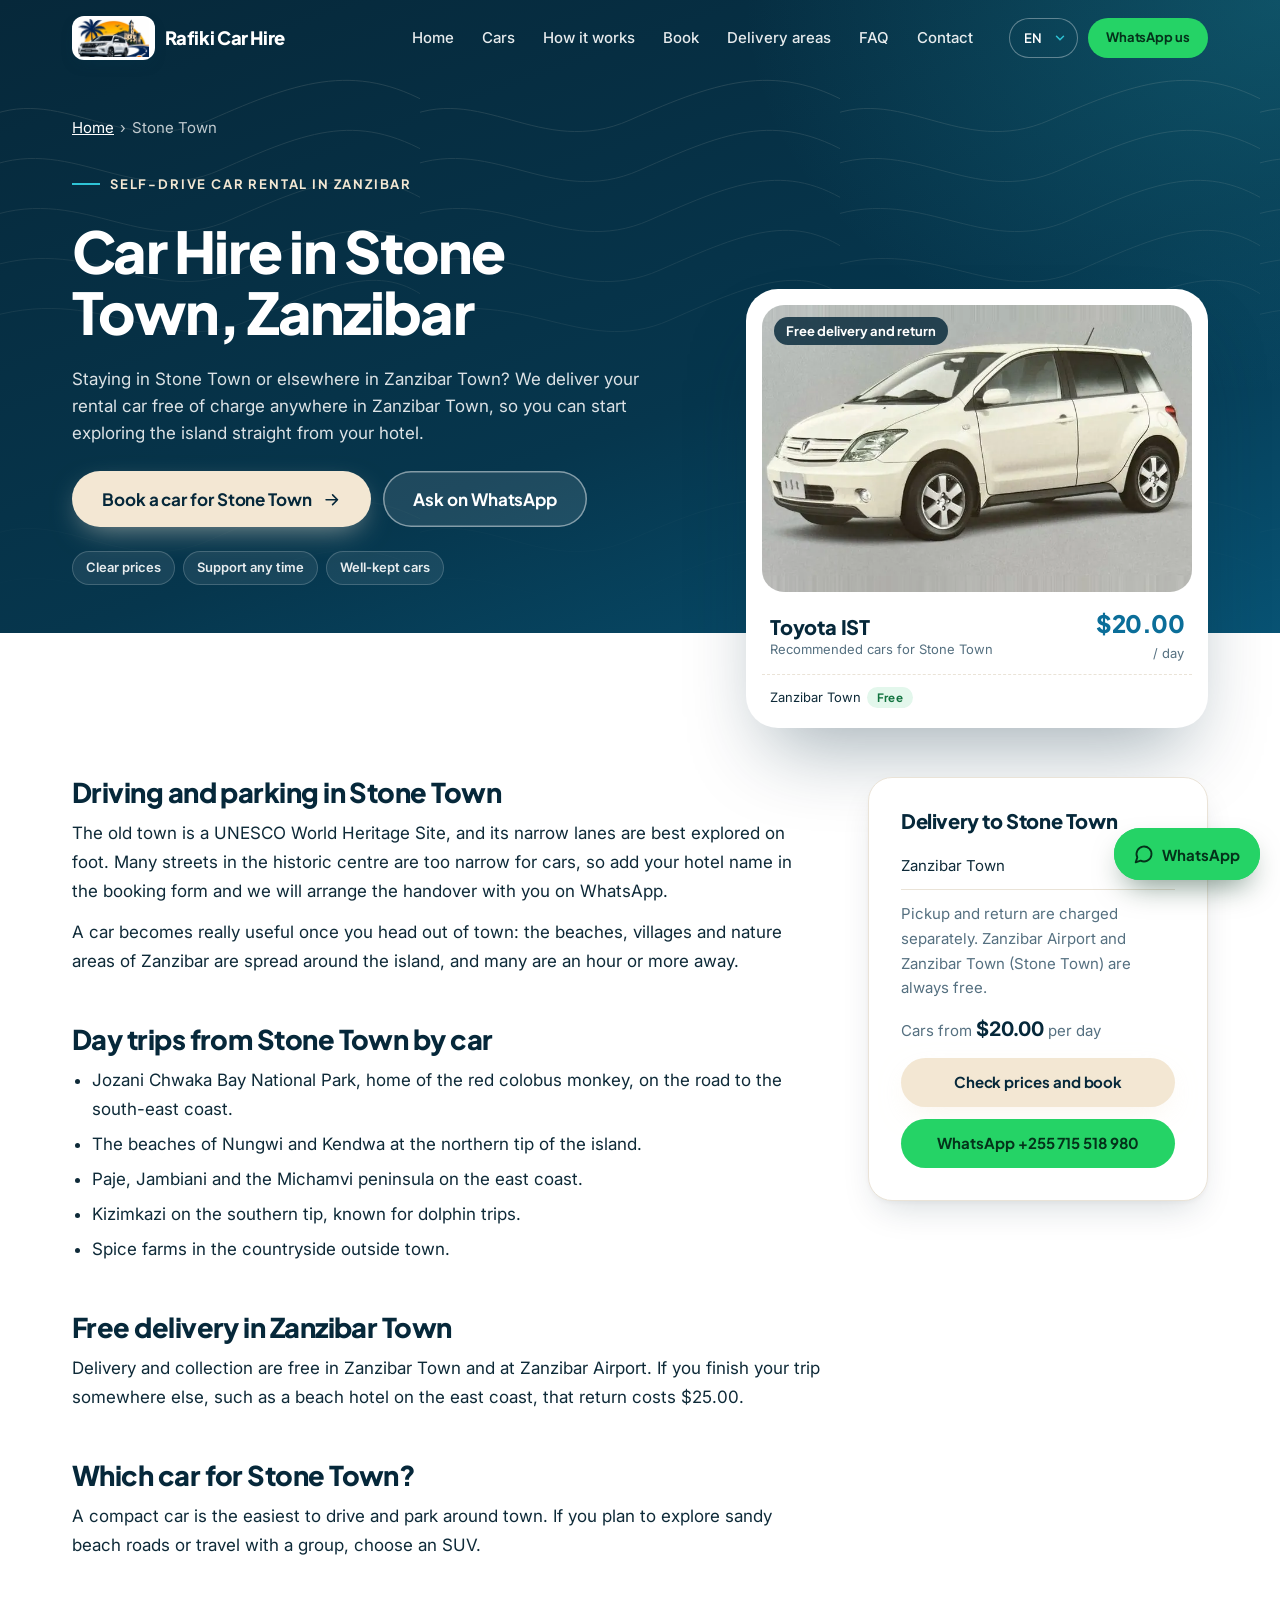
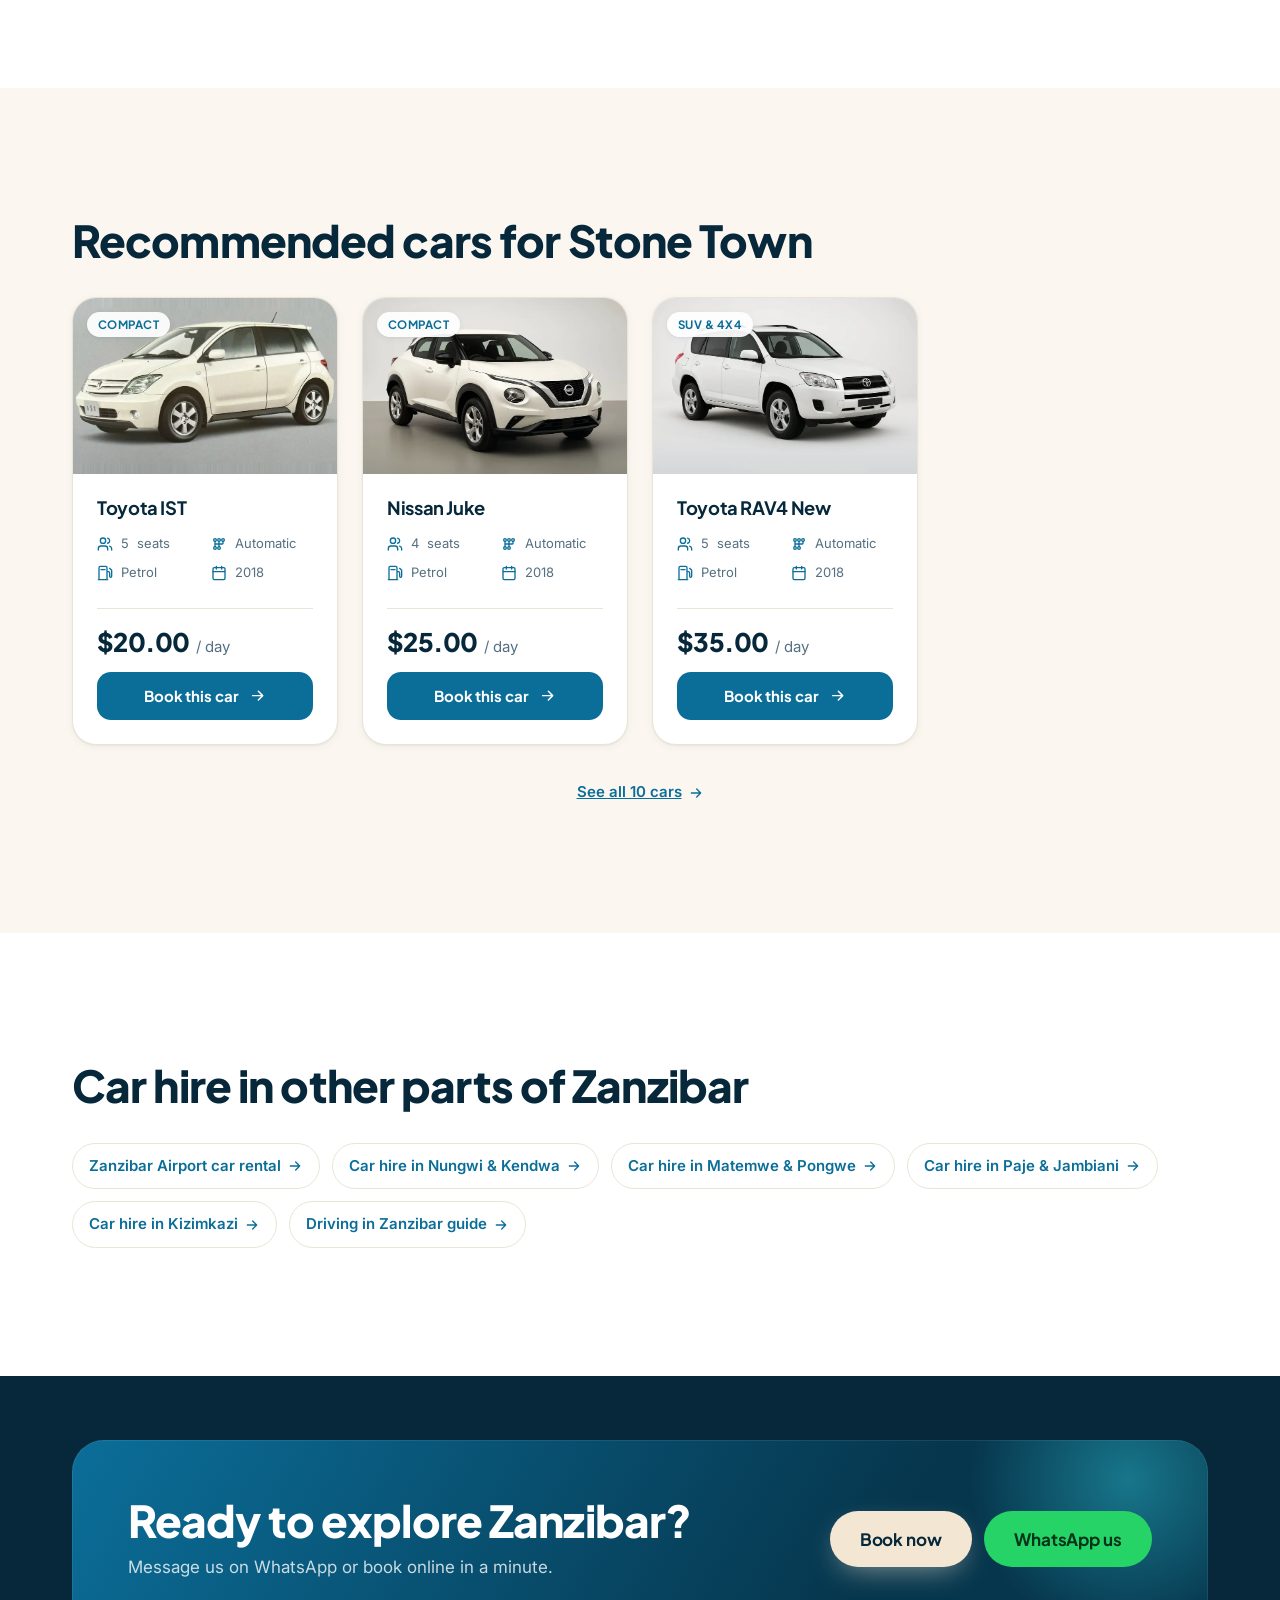
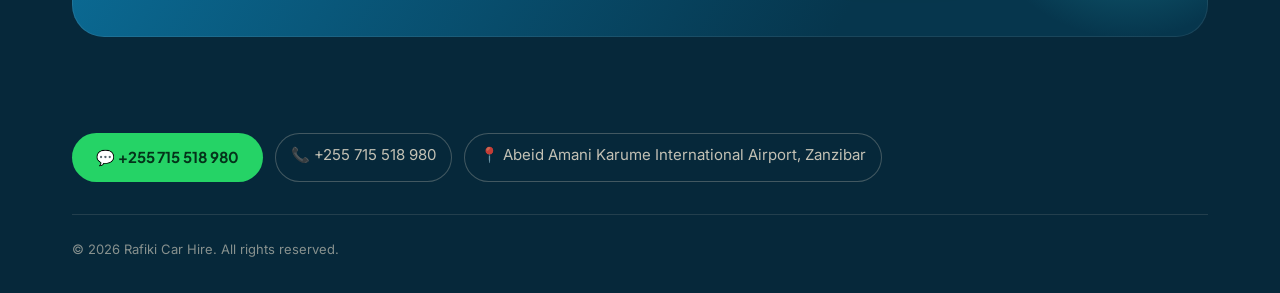
<file: car-hire-stone-town/index.html>
<!doctype html>
<html lang="en">
  <head>
    <meta charset="UTF-8" />
    <meta name="viewport" content="width=device-width, initial-scale=1" />
    <title>Car Hire Stone Town, Zanzibar | Free Delivery | Rafiki Car Hire</title>
    <meta name="description" content="Rent a car in Stone Town and Zanzibar Town with free delivery to your hotel. Compact cars and SUVs from $20/day. Book online and confirm on WhatsApp." />
    <meta name="robots" content="index, follow, max-image-preview:large" />
    <link rel="canonical" href="https://kingkunta28.github.io/ZanCarRental/car-hire-stone-town/" />
    <meta property="og:type" content="website" />
    <meta property="og:site_name" content="Rafiki Car Hire" />
    <meta property="og:locale" content="en_GB" />
    <meta property="og:title" content="Car Hire Stone Town, Zanzibar | Free Delivery | Rafiki Car Hire" />
    <meta property="og:description" content="Rent a car in Stone Town and Zanzibar Town with free delivery to your hotel. Compact cars and SUVs from $20/day. Book online and confirm on WhatsApp." />
    <meta property="og:url" content="https://kingkunta28.github.io/ZanCarRental/car-hire-stone-town/" />
    <meta property="og:image" content="https://kingkunta28.github.io/ZanCarRental/images/rafiki-car-hire-zanzibar-og.jpg" />
    <meta property="og:image:width" content="1200" />
    <meta property="og:image:height" content="630" />
    <meta property="og:image:alt" content="Rafiki Car Hire, car hire in Zanzibar" />
    <meta name="twitter:card" content="summary_large_image" />
    <meta name="twitter:title" content="Car Hire Stone Town, Zanzibar | Free Delivery | Rafiki Car Hire" />
    <meta name="twitter:description" content="Rent a car in Stone Town and Zanzibar Town with free delivery to your hotel. Compact cars and SUVs from $20/day. Book online and confirm on WhatsApp." />
    <meta name="twitter:image" content="https://kingkunta28.github.io/ZanCarRental/images/rafiki-car-hire-zanzibar-og.jpg" />
    <meta name="geo.region" content="TZ-15" />
    <meta name="geo.placename" content="Zanzibar" />
    <script type="application/ld+json">{"@context":"https://schema.org","@graph":[{"@type":"WebPage","@id":"https://kingkunta28.github.io/ZanCarRental/car-hire-stone-town/#webpage","url":"https://kingkunta28.github.io/ZanCarRental/car-hire-stone-town/","name":"Car Hire Stone Town, Zanzibar | Free Delivery | Rafiki Car Hire","description":"Rent a car in Stone Town and Zanzibar Town with free delivery to your hotel. Compact cars and SUVs from $20/day. Book online and confirm on WhatsApp.","inLanguage":"en","isPartOf":{"@id":"https://kingkunta28.github.io/ZanCarRental/#website"},"about":{"@id":"https://kingkunta28.github.io/ZanCarRental/#business"},"breadcrumb":{"@id":"https://kingkunta28.github.io/ZanCarRental/car-hire-stone-town/#breadcrumb"},"primaryImageOfPage":"https://kingkunta28.github.io/ZanCarRental/images/cars/toyota-ist-2018-compact-car-hire-zanzibar.webp"},{"@type":"BreadcrumbList","@id":"https://kingkunta28.github.io/ZanCarRental/car-hire-stone-town/#breadcrumb","itemListElement":[{"@type":"ListItem","position":1,"name":"Home","item":"https://kingkunta28.github.io/ZanCarRental/"},{"@type":"ListItem","position":2,"name":"Stone Town","item":"https://kingkunta28.github.io/ZanCarRental/car-hire-stone-town/"}]},{"@type":"AutoRental","@id":"https://kingkunta28.github.io/ZanCarRental/#business","name":"Rafiki Car Hire","url":"https://kingkunta28.github.io/ZanCarRental/","telephone":"+255715518980","areaServed":[{"@type":"Place","name":"Zanzibar Town (Stone Town), Zanzibar"}]}]}</script>
    <meta name="theme-color" content="#06364D" />
    <link rel="icon" type="image/png" href="../images/favicon.png" />
    <link rel="apple-touch-icon" href="../images/favicon.png" />
    <link rel="preconnect" href="https://fonts.googleapis.com" />
    <link rel="preconnect" href="https://fonts.gstatic.com" crossorigin />
    <link rel="preload" as="style" href="https://fonts.googleapis.com/css2?family=Inter:wght@400;500;600&family=Plus+Jakarta+Sans:wght@500;600;700;800&display=swap" onload="this.onload=null;this.rel='stylesheet'" />
    <noscript><link rel="stylesheet" href="https://fonts.googleapis.com/css2?family=Inter:wght@400;500;600&family=Plus+Jakarta+Sans:wght@500;600;700;800&display=swap" /></noscript>
    <link rel="stylesheet" href="../css.css" />
  </head>
  <body class="subpage">
    <a class="skip" href="#main" data-t="skip">Skip to content</a>
    <header class="hdr" id="hdr">
      <div class="wrap bar">
        <a class="logo" href="../"><span class="logo-mark"><img src="../images/logo-mark.webp" alt="" width="284" height="160" /></span><span>Rafiki Car Hire</span></a>
        <nav class="nav" id="nav" aria-label="Main">
          <a href="../" data-t="nav_home">Home</a>
          <a href="../#fleetsec" data-t="nav_fleet">Cars</a>
          <a href="../#how" data-t="nav_how">How it works</a>
          <a href="../?pickup=town#book" data-t="nav_book">Book</a>
          <a href="../#areas" data-t="nav_areas">Delivery areas</a>
          <a href="../#faq" data-t="nav_faq">FAQ</a>
          <a href="#contact" data-t="nav_contact">Contact</a>
          <div class="nav-extra">
            <select class="lang" aria-label="Language"><option value="en">English</option><option value="sw">Kiswahili</option><option value="it">Italiano</option><option value="de">Deutsch</option><option value="fr">Français</option><option value="es">Español</option></select>
            <a class="btn btn-wa" href="https://wa.me/255715518980?text=Hello%20Rafiki%20Car%20Hire%2C%20I%20would%20like%20to%20rent%20a%20car%20in%20Stone%20Town." target="_blank" rel="noopener"><span data-t="wa">WhatsApp us</span></a>
          </div>
        </nav>
        <div class="tools">
          <select class="lang" id="lang" aria-label="Language"><option value="en">EN</option><option value="sw">SW</option><option value="it">IT</option><option value="de">DE</option><option value="fr">FR</option><option value="es">ES</option></select>
          <a class="btn btn-wa sm hide-m" href="https://wa.me/255715518980?text=Hello%20Rafiki%20Car%20Hire%2C%20I%20would%20like%20to%20rent%20a%20car%20in%20Stone%20Town." target="_blank" rel="noopener"><span data-t="wa">WhatsApp us</span></a>
          <button class="menu" id="menu" type="button" aria-label="Menu" aria-controls="nav" aria-expanded="false"><span></span><span></span></button>
        </div>
      </div>
    </header>

    <main id="main">
      <section class="phero">
        <div class="wrap phero-grid">
          <div class="phero-copy">
            <nav class="crumbs" aria-label="Breadcrumb">
              <ol><li><a href="../" data-t="nav_home">Home</a></li><li aria-current="page"><span data-t="lbl_car-hire-stone-town">Stone Town</span></li></ol>
            </nav>
            <p class="eyebrow"><span data-t="hero_kicker">Self-drive car rental in Zanzibar</span></p>
            <h1 data-t="h1">Car Hire in Stone Town, Zanzibar</h1>
            <p class="hero-p" data-t="intro">Staying in Stone Town or elsewhere in Zanzibar Town? We deliver your rental car free of charge anywhere in Zanzibar Town, so you can start exploring the island straight from your hotel.</p>
            <div class="hero-cta">
              <a class="btn btn-sand lg" href="../?pickup=town#book"><span data-t="bk_car-hire-stone-town">Book a car for Stone Town</span><svg class="ic" viewBox="0 0 24 24" aria-hidden="true"><path d="M5 12h14M13 6l6 6-6 6"/></svg></a>
              <a class="btn btn-glass lg" href="https://wa.me/255715518980?text=Hello%20Rafiki%20Car%20Hire%2C%20I%20would%20like%20to%20rent%20a%20car%20in%20Stone%20Town." target="_blank" rel="noopener"><span data-t="pg_ask">Ask on WhatsApp</span></a>
            </div>
            <ul class="phero-facts">
              <li data-t="w1t">Clear prices</li>
              <li data-t="w3t">Support any time</li>
              <li data-t="w4t">Well-kept cars</li>
            </ul>
          </div>
          <figure class="phero-card">
            <div class="pc-media"><img src="../images/cars/toyota-ist-2018-compact-car-hire-zanzibar.webp" alt="Toyota IST 2018 compact car for hire in Zanzibar" width="800" height="533" fetchpriority="high" decoding="async" /><span class="pc-badge" data-t="chip">Free delivery and return</span></div>
            <figcaption>
              <span><span class="pc-name">Toyota IST</span><span class="pc-meta" data-t="pc_meta">Recommended cars for Stone Town</span></span>
              <span class="pc-price"><b>$20.00</b><span data-t="per_day">/ day</span></span>
            </figcaption>
            <ul class="pc-fees"><li><span data-t="l_town">Zanzibar Town</span><span class="fee-pill is-free" data-t="free">Free</span></li></ul>
          </figure>
        </div>
      </section>

      <section class="page-body">
        <div class="wrap page-grid">
          <article class="prose">
          <h2 data-t="s0h">Driving and parking in Stone Town</h2>
          <p data-t="s0b0">The old town is a UNESCO World Heritage Site, and its narrow lanes are best explored on foot. Many streets in the historic centre are too narrow for cars, so add your hotel name in the booking form and we will arrange the handover with you on WhatsApp.</p>
          <p data-t="s0b1">A car becomes really useful once you head out of town: the beaches, villages and nature areas of Zanzibar are spread around the island, and many are an hour or more away.</p>

          <h2 data-t="s1h">Day trips from Stone Town by car</h2>
          <ul><li data-t="s1b0i0">Jozani Chwaka Bay National Park, home of the red colobus monkey, on the road to the south-east coast.</li><li data-t="s1b0i1">The beaches of Nungwi and Kendwa at the northern tip of the island.</li><li data-t="s1b0i2">Paje, Jambiani and the Michamvi peninsula on the east coast.</li><li data-t="s1b0i3">Kizimkazi on the southern tip, known for dolphin trips.</li><li data-t="s1b0i4">Spice farms in the countryside outside town.</li></ul>

          <h2 data-t="s2h">Free delivery in Zanzibar Town</h2>
          <p data-t="s2b0">Delivery and collection are free in Zanzibar Town and at Zanzibar Airport. If you finish your trip somewhere else, such as a beach hotel on the east coast, that return costs $25.00.</p>

          <h2 data-t="s3h">Which car for Stone Town?</h2>
          <p data-t="s3b0">A compact car is the easiest to drive and park around town. If you plan to explore sandy beach roads or travel with a group, choose an SUV.</p>
          </article>
          <aside class="page-side">
            <div class="side-card">
              <h2 data-t="side_h">Delivery to Stone Town</h2>
              <ul class="fee-list"><li><span data-t="l_town">Zanzibar Town</span><span class="fee-pill is-free" data-t="free">Free</span></li></ul>
              <p class="side-note" data-t="pg_side_note">Pickup and return are charged separately. Zanzibar Airport and Zanzibar Town (Stone Town) are always free.</p>
              <p class="side-from" data-th="side_from">Cars from <b>$20.00</b> per day</p>
              <a class="btn btn-sand" href="../?pickup=town#book"><span data-t="pg_check">Check prices and book</span></a>
              <a class="btn btn-wa" href="https://wa.me/255715518980?text=Hello%20Rafiki%20Car%20Hire%2C%20I%20would%20like%20to%20rent%20a%20car%20in%20Stone%20Town." target="_blank" rel="noopener">WhatsApp +255 715 518 980</a>
            </div>
          </aside>
        </div>
      </section>

      <section class="page-cars">
        <div class="wrap">
          <h2 data-t="cars_h">Recommended cars for Stone Town</h2>
          <div class="grid">
    <article class="card">
      <div class="card-media"><img src="../images/cars/toyota-ist-2018-compact-car-hire-zanzibar.webp" alt="Toyota IST 2018 compact car for hire in Zanzibar" width="800" height="533" loading="lazy" decoding="async"><span class="tag" data-t="cat_small">Compact</span></div>
      <div class="cb">
        <h3>Toyota IST</h3>
        <ul class="specs">
          <li><svg class="ic" viewBox="0 0 24 24" aria-hidden="true"><path d="M16 21v-2a4 4 0 0 0-4-4H6a4 4 0 0 0-4 4v2"/><circle cx="9" cy="7" r="4"/><path d="M22 21v-2a4 4 0 0 0-3-3.87M16 3.13a4 4 0 0 1 0 7.75"/></svg>5 <span data-t="seats">seats</span></li>
          <li><svg class="ic" viewBox="0 0 24 24" aria-hidden="true"><circle cx="6" cy="6" r="2"/><circle cx="12" cy="6" r="2"/><circle cx="18" cy="6" r="2"/><circle cx="6" cy="18" r="2"/><circle cx="12" cy="18" r="2"/><path d="M6 8v8M12 8v8M18 8v3a1 1 0 0 1-1 1H6"/></svg><span data-t="v_Automatic">Automatic</span></li>
          <li><svg class="ic" viewBox="0 0 24 24" aria-hidden="true"><path d="M3 22V4a2 2 0 0 1 2-2h8a2 2 0 0 1 2 2v18M2 22h14M6 7h6M15 10h2a2 2 0 0 1 2 2v5a1.5 1.5 0 0 0 3 0V8l-3-3"/></svg><span data-t="v_Petrol">Petrol</span></li>
          <li><svg class="ic" viewBox="0 0 24 24" aria-hidden="true"><rect x="3" y="4" width="18" height="18" rx="2"/><path d="M16 2v4M8 2v4M3 10h18"/></svg>2018</li></ul>
        <div class="card-foot">
          <p class="price"><b>$20.00</b><span data-t="per_day">/ day</span></p>
          <a class="btn btn-b" href="../?car=toyota-ist&pickup=town#book"><span data-t="book_car">Book this car</span><svg class="ic" viewBox="0 0 24 24" aria-hidden="true"><path d="M5 12h14M13 6l6 6-6 6"/></svg></a>
        </div>
      </div>
    </article>
    <article class="card">
      <div class="card-media"><img src="../images/cars/nissan-juke-2018-car-hire-zanzibar.webp" alt="Nissan Juke 2018 compact car for hire in Zanzibar" width="800" height="533" loading="lazy" decoding="async"><span class="tag" data-t="cat_small">Compact</span></div>
      <div class="cb">
        <h3>Nissan Juke</h3>
        <ul class="specs">
          <li><svg class="ic" viewBox="0 0 24 24" aria-hidden="true"><path d="M16 21v-2a4 4 0 0 0-4-4H6a4 4 0 0 0-4 4v2"/><circle cx="9" cy="7" r="4"/><path d="M22 21v-2a4 4 0 0 0-3-3.87M16 3.13a4 4 0 0 1 0 7.75"/></svg>4 <span data-t="seats">seats</span></li>
          <li><svg class="ic" viewBox="0 0 24 24" aria-hidden="true"><circle cx="6" cy="6" r="2"/><circle cx="12" cy="6" r="2"/><circle cx="18" cy="6" r="2"/><circle cx="6" cy="18" r="2"/><circle cx="12" cy="18" r="2"/><path d="M6 8v8M12 8v8M18 8v3a1 1 0 0 1-1 1H6"/></svg><span data-t="v_Automatic">Automatic</span></li>
          <li><svg class="ic" viewBox="0 0 24 24" aria-hidden="true"><path d="M3 22V4a2 2 0 0 1 2-2h8a2 2 0 0 1 2 2v18M2 22h14M6 7h6M15 10h2a2 2 0 0 1 2 2v5a1.5 1.5 0 0 0 3 0V8l-3-3"/></svg><span data-t="v_Petrol">Petrol</span></li>
          <li><svg class="ic" viewBox="0 0 24 24" aria-hidden="true"><rect x="3" y="4" width="18" height="18" rx="2"/><path d="M16 2v4M8 2v4M3 10h18"/></svg>2018</li></ul>
        <div class="card-foot">
          <p class="price"><b>$25.00</b><span data-t="per_day">/ day</span></p>
          <a class="btn btn-b" href="../?car=nissan-e-class&pickup=town#book"><span data-t="book_car">Book this car</span><svg class="ic" viewBox="0 0 24 24" aria-hidden="true"><path d="M5 12h14M13 6l6 6-6 6"/></svg></a>
        </div>
      </div>
    </article>
    <article class="card">
      <div class="card-media"><img src="../images/cars/toyota-rav4-2018-suv-rental-zanzibar.webp" alt="Toyota RAV4 New 2018 SUV for hire in Zanzibar" width="800" height="533" loading="lazy" decoding="async"><span class="tag" data-t="cat_suv">SUV &amp; 4x4</span></div>
      <div class="cb">
        <h3>Toyota RAV4 New</h3>
        <ul class="specs">
          <li><svg class="ic" viewBox="0 0 24 24" aria-hidden="true"><path d="M16 21v-2a4 4 0 0 0-4-4H6a4 4 0 0 0-4 4v2"/><circle cx="9" cy="7" r="4"/><path d="M22 21v-2a4 4 0 0 0-3-3.87M16 3.13a4 4 0 0 1 0 7.75"/></svg>5 <span data-t="seats">seats</span></li>
          <li><svg class="ic" viewBox="0 0 24 24" aria-hidden="true"><circle cx="6" cy="6" r="2"/><circle cx="12" cy="6" r="2"/><circle cx="18" cy="6" r="2"/><circle cx="6" cy="18" r="2"/><circle cx="12" cy="18" r="2"/><path d="M6 8v8M12 8v8M18 8v3a1 1 0 0 1-1 1H6"/></svg><span data-t="v_Automatic">Automatic</span></li>
          <li><svg class="ic" viewBox="0 0 24 24" aria-hidden="true"><path d="M3 22V4a2 2 0 0 1 2-2h8a2 2 0 0 1 2 2v18M2 22h14M6 7h6M15 10h2a2 2 0 0 1 2 2v5a1.5 1.5 0 0 0 3 0V8l-3-3"/></svg><span data-t="v_Petrol">Petrol</span></li>
          <li><svg class="ic" viewBox="0 0 24 24" aria-hidden="true"><rect x="3" y="4" width="18" height="18" rx="2"/><path d="M16 2v4M8 2v4M3 10h18"/></svg>2018</li></ul>
        <div class="card-foot">
          <p class="price"><b>$35.00</b><span data-t="per_day">/ day</span></p>
          <a class="btn btn-b" href="../?car=rav4-2018&pickup=town#book"><span data-t="book_car">Book this car</span><svg class="ic" viewBox="0 0 24 24" aria-hidden="true"><path d="M5 12h14M13 6l6 6-6 6"/></svg></a>
        </div>
      </div>
    </article>
          </div>
          <p class="all-cars"><a href="../#fleetsec"><span data-t="all_cars">See all 10 cars</span><svg class="ic" viewBox="0 0 24 24" aria-hidden="true"><path d="M5 12h14M13 6l6 6-6 6"/></svg></a></p>
        </div>
      </section>

      <section class="page-more">
        <div class="wrap">
          <h2 data-t="pg_more">Car hire in other parts of Zanzibar</h2>
          <ul class="area-links"><li><a href="../car-hire-zanzibar-airport/"><span data-t="lk_car-hire-zanzibar-airport">Zanzibar Airport car rental</span><svg class="ic" viewBox="0 0 24 24" aria-hidden="true"><path d="M5 12h14M13 6l6 6-6 6"/></svg></a></li><li><a href="../car-hire-nungwi-kendwa/"><span data-t="lk_car-hire-nungwi-kendwa">Car hire in Nungwi &amp; Kendwa</span><svg class="ic" viewBox="0 0 24 24" aria-hidden="true"><path d="M5 12h14M13 6l6 6-6 6"/></svg></a></li><li><a href="../car-hire-matemwe-pongwe/"><span data-t="lk_car-hire-matemwe-pongwe">Car hire in Matemwe &amp; Pongwe</span><svg class="ic" viewBox="0 0 24 24" aria-hidden="true"><path d="M5 12h14M13 6l6 6-6 6"/></svg></a></li><li><a href="../car-hire-paje-jambiani/"><span data-t="lk_car-hire-paje-jambiani">Car hire in Paje &amp; Jambiani</span><svg class="ic" viewBox="0 0 24 24" aria-hidden="true"><path d="M5 12h14M13 6l6 6-6 6"/></svg></a></li><li><a href="../car-hire-kizimkazi/"><span data-t="lk_car-hire-kizimkazi">Car hire in Kizimkazi</span><svg class="ic" viewBox="0 0 24 24" aria-hidden="true"><path d="M5 12h14M13 6l6 6-6 6"/></svg></a></li><li><a href="../driving-in-zanzibar/"><span data-t="lk_driving-in-zanzibar">Driving in Zanzibar guide</span><svg class="ic" viewBox="0 0 24 24" aria-hidden="true"><path d="M5 12h14M13 6l6 6-6 6"/></svg></a></li></ul>
        </div>
      </section>
    </main>

    <footer id="contact">
      <div class="wrap">
        <div class="cta-band">
          <div>
            <h2 data-t="cta_h">Ready to explore Zanzibar?</h2>
            <p data-t="pg_cta_p">Message us on WhatsApp or book online in a minute.</p>
          </div>
          <div class="cta-actions">
            <a class="btn btn-sand lg" href="../?pickup=town#book"><span data-t="cta_book">Book now</span></a>
            <a class="btn btn-wa lg" href="https://wa.me/255715518980?text=Hello%20Rafiki%20Car%20Hire%2C%20I%20would%20like%20to%20rent%20a%20car%20in%20Stone%20Town." target="_blank" rel="noopener"><span data-t="wa">WhatsApp us</span></a>
          </div>
        </div>
        <div class="foot-contact page-contact"><a class="btn btn-wa" href="https://wa.me/255715518980" target="_blank" rel="noopener">💬 +255 715 518 980</a>
   <a class="addr" href="tel:+255715518980">📞 +255 715 518 980</a>
   <a class="addr" href="https://maps.google.com/?q=Abeid%20Amani%20Karume%20International%20Airport%2C%20Zanzibar" target="_blank" rel="noopener">📍 Abeid Amani Karume International Airport, Zanzibar</a></div>
        <p class="copy">© 2026 Rafiki Car Hire. <span data-t="rights">All rights reserved.</span></p>
      </div>
    </footer>

    <a class="float" href="https://wa.me/255715518980?text=Hello%20Rafiki%20Car%20Hire%2C%20I%20would%20like%20to%20rent%20a%20car%20in%20Stone%20Town." target="_blank" rel="noopener" aria-label="WhatsApp">
      <svg viewBox="0 0 24 24" aria-hidden="true"><path d="M7.9 20A9 9 0 1 0 4 16.1L2 22Z" /></svg>
      <span>WhatsApp</span>
    </a>
    <script type="application/json" id="i18n">{"en":{"__title":"Car Hire Stone Town, Zanzibar | Free Delivery | Rafiki Car Hire","s0h":"Driving and parking in Stone Town","s0b0":"The old town is a UNESCO World Heritage Site, and its narrow lanes are best explored on foot. Many streets in the historic centre are too narrow for cars, so add your hotel name in the booking form and we will arrange the handover with you on WhatsApp.","s0b1":"A car becomes really useful once you head out of town: the beaches, villages and nature areas of Zanzibar are spread around the island, and many are an hour or more away.","s1h":"Day trips from Stone Town by car","s1b0i0":"Jozani Chwaka Bay National Park, home of the red colobus monkey, on the road to the south-east coast.","s1b0i1":"The beaches of Nungwi and Kendwa at the northern tip of the island.","s1b0i2":"Paje, Jambiani and the Michamvi peninsula on the east coast.","s1b0i3":"Kizimkazi on the southern tip, known for dolphin trips.","s1b0i4":"Spice farms in the countryside outside town.","s2h":"Free delivery in Zanzibar Town","s2b0":"Delivery and collection are free in Zanzibar Town and at Zanzibar Airport. If you finish your trip somewhere else, such as a beach hotel on the east coast, that return costs $25.00.","s3h":"Which car for Stone Town?","s3b0":"A compact car is the easiest to drive and park around town. If you plan to explore sandy beach roads or travel with a group, choose an SUV.","l_town":"Zanzibar Town","free":"Free","lk_car-hire-zanzibar-airport":"Zanzibar Airport car rental","lk_car-hire-nungwi-kendwa":"Car hire in Nungwi & Kendwa","lk_car-hire-matemwe-pongwe":"Car hire in Matemwe & Pongwe","lk_car-hire-paje-jambiani":"Car hire in Paje & Jambiani","lk_car-hire-kizimkazi":"Car hire in Kizimkazi","lk_driving-in-zanzibar":"Driving in Zanzibar guide","chip":"Free delivery and return","pc_meta":"Recommended cars for Stone Town","per_day":"/ day","skip":"Skip to content","nav_home":"Home","nav_fleet":"Cars","nav_how":"How it works","nav_book":"Book","nav_areas":"Delivery areas","nav_faq":"FAQ","nav_contact":"Contact","wa":"WhatsApp us","lbl_car-hire-stone-town":"Stone Town","hero_kicker":"Self-drive car rental in Zanzibar","h1":"Car Hire in Stone Town, Zanzibar","intro":"Staying in Stone Town or elsewhere in Zanzibar Town? We deliver your rental car free of charge anywhere in Zanzibar Town, so you can start exploring the island straight from your hotel.","bk_car-hire-stone-town":"Book a car for Stone Town","pg_ask":"Ask on WhatsApp","w1t":"Clear prices","w3t":"Support any time","w4t":"Well-kept cars","side_h":"Delivery to Stone Town","pg_side_note":"Pickup and return are charged separately. Zanzibar Airport and Zanzibar Town (Stone Town) are always free.","side_from":"Cars from \u003cb>$20.00\u003c/b> per day","pg_check":"Check prices and book","cars_h":"Recommended cars for Stone Town","cat_small":"Compact","seats":"seats","v_Automatic":"Automatic","v_Petrol":"Petrol","book_car":"Book this car","cat_suv":"SUV & 4x4","all_cars":"See all 10 cars","pg_more":"Car hire in other parts of Zanzibar","cta_h":"Ready to explore Zanzibar?","pg_cta_p":"Message us on WhatsApp or book online in a minute.","cta_book":"Book now","rights":"All rights reserved."},"sw":{"__title":"Kukodisha Gari Stone Town, Zanzibar | Rafiki Car Hire","s0h":"Kuendesha na kuegesha gari Stone Town","s0b0":"Mji Mkongwe ni Eneo la Urithi wa Dunia la UNESCO, na vichochoro vyake vyembamba hufurahisha zaidi kwa miguu. Mitaa mingi ya katikati ya mji ni myembamba mno kwa magari, hivyo weka jina la hoteli yako kwenye fomu nasi tutapanga makabidhiano nawe kupitia WhatsApp.","s0b1":"Gari huwa na manufaa makubwa unapotoka mjini: fukwe, vijiji na maeneo ya asili ya Zanzibar yametawanyika kisiwani, na mengi yako umbali wa saa moja au zaidi.","s1h":"Safari za siku moja kwa gari kutoka Stone Town","s1b0i0":"Hifadhi ya Taifa ya Jozani Chwaka Bay, makazi ya kima punju (red colobus), njiani kuelekea pwani ya kusini-mashariki.","s1b0i1":"Fukwe za Nungwi na Kendwa kwenye ncha ya kaskazini ya kisiwa.","s1b0i2":"Paje, Jambiani na rasi ya Michamvi kwenye pwani ya mashariki.","s1b0i3":"Kizimkazi kwenye ncha ya kusini, maarufu kwa safari za kuona pomboo.","s1b0i4":"Mashamba ya viungo vijijini nje ya mji.","s2h":"Kuleta bure ndani ya Mji wa Zanzibar","s2b0":"Kuleta na kuchukua gari ni bure ndani ya Mji wa Zanzibar na uwanja wa ndege wa Zanzibar. Ukimaliza safari mahali pengine, kama hoteli ya ufukweni upande wa mashariki, kurudisha huko ni $25.00.","s3h":"Gari gani kwa Stone Town?","s3b0":"Gari dogo ni rahisi zaidi kuendesha na kuegesha mjini. Ukipanga kupita barabara za mchanga au kusafiri na kundi, chagua SUV.","l_town":"Mji wa Zanzibar","free":"Bure","lk_car-hire-zanzibar-airport":"Kukodisha gari uwanja wa ndege","lk_car-hire-nungwi-kendwa":"Kukodisha gari Nungwi na Kendwa","lk_car-hire-matemwe-pongwe":"Kukodisha gari Matemwe na Pongwe","lk_car-hire-paje-jambiani":"Kukodisha gari Paje na Jambiani","lk_car-hire-kizimkazi":"Kukodisha gari Kizimkazi","lk_driving-in-zanzibar":"Mwongozo wa kuendesha Zanzibar","chip":"Kuleta na kurudisha bure","pc_meta":"Magari tunayopendekeza: Stone Town","per_day":"/ siku","skip":"Ruka hadi maudhui","nav_home":"Nyumbani","nav_fleet":"Magari","nav_how":"Jinsi inavyofanya kazi","nav_book":"Weka nafasi","nav_areas":"Maeneo tunayofikia","nav_faq":"Maswali","nav_contact":"Mawasiliano","wa":"Tuandikie WhatsApp","lbl_car-hire-stone-town":"Stone Town","hero_kicker":"Kukodisha magari Zanzibar","h1":"Kukodisha gari Stone Town, Zanzibar","intro":"Unakaa Stone Town au sehemu nyingine ya Mji wa Zanzibar? Tunakuletea gari bure popote ndani ya Mji wa Zanzibar, ili uanze kuzunguka kisiwa moja kwa moja kutoka hotelini kwako.","bk_car-hire-stone-town":"Weka nafasi Stone Town","pg_ask":"Uliza kupitia WhatsApp","w1t":"Bei wazi","w3t":"Msaada wakati wowote","w4t":"Magari yaliyotunzwa","side_h":"Kuleta gari: Stone Town","pg_side_note":"Kuleta na kurudisha hutozwa kila kimoja. Uwanja wa ndege wa Zanzibar na Mji wa Zanzibar (Stone Town) ni bure kila wakati.","side_from":"Magari kuanzia \u003cb>$20.00\u003c/b> kwa siku","pg_check":"Angalia bei na weka nafasi","cars_h":"Magari tunayopendekeza: Stone Town","cat_small":"Magari madogo","seats":"viti","v_Automatic":"Automatiki","v_Petrol":"Petroli","book_car":"Chagua gari hili","cat_suv":"SUV na 4x4","all_cars":"Tazama magari yote 10","pg_more":"Kukodisha gari maeneo mengine ya Zanzibar","cta_h":"Uko tayari kuizunguka Zanzibar?","pg_cta_p":"Tuandikie WhatsApp au weka nafasi mtandaoni kwa dakika moja.","cta_book":"Weka nafasi","rights":"Haki zote zimehifadhiwa."},"it":{"__title":"Noleggio Auto Stone Town, Zanzibar | Rafiki Car Hire","s0h":"Guidare e parcheggiare a Stone Town","s0b0":"La città vecchia è Patrimonio dell'Umanità UNESCO e i suoi vicoli stretti si scoprono meglio a piedi. Molte strade del centro storico sono troppo strette per le auto: indica il nome del tuo hotel nel modulo e organizzeremo con te la consegna su WhatsApp.","s0b1":"L'auto diventa davvero utile appena esci dalla città: spiagge, villaggi e aree naturali di Zanzibar sono sparsi per l'isola, e molti distano un'ora o più.","s1h":"Gite in auto da Stone Town","s1b0i0":"Il Parco Nazionale di Jozani Chwaka Bay, casa del colobo rosso, sulla strada per la costa sud-orientale.","s1b0i1":"Le spiagge di Nungwi e Kendwa, all'estremità settentrionale dell'isola.","s1b0i2":"Paje, Jambiani e la penisola di Michamvi sulla costa orientale.","s1b0i3":"Kizimkazi, sulla punta meridionale, nota per le uscite con i delfini.","s1b0i4":"Le piantagioni di spezie nella campagna fuori città.","s2h":"Consegna gratuita a Zanzibar Town","s2b0":"Consegna e ritiro sono gratuiti a Zanzibar Town e all'aeroporto di Zanzibar. Se termini il viaggio altrove, per esempio in un hotel sulla costa orientale, quella riconsegna costa $25.00.","s3h":"Quale auto per Stone Town?","s3b0":"Un'auto compatta è la più facile da guidare e parcheggiare in città. Se pensi di percorrere strade sabbiose verso le spiagge o viaggi in gruppo, scegli un SUV.","l_town":"Zanzibar Town","free":"Gratis","lk_car-hire-zanzibar-airport":"Noleggio auto all'aeroporto di Zanzibar","lk_car-hire-nungwi-kendwa":"Noleggio auto a Nungwi e Kendwa","lk_car-hire-matemwe-pongwe":"Noleggio auto a Matemwe e Pongwe","lk_car-hire-paje-jambiani":"Noleggio auto a Paje e Jambiani","lk_car-hire-kizimkazi":"Noleggio auto a Kizimkazi","lk_driving-in-zanzibar":"Guidare a Zanzibar: la guida","chip":"Consegna e riconsegna gratuite","pc_meta":"Auto consigliate: Stone Town","per_day":"/ giorno","skip":"Vai al contenuto","nav_home":"Home","nav_fleet":"Auto","nav_how":"Come funziona","nav_book":"Prenota","nav_areas":"Zone di consegna","nav_faq":"FAQ","nav_contact":"Contatti","wa":"Scrivici su WhatsApp","lbl_car-hire-stone-town":"Stone Town","hero_kicker":"Noleggio auto a Zanzibar","h1":"Noleggio auto a Stone Town, Zanzibar","intro":"Alloggi a Stone Town o altrove a Zanzibar Town? Consegniamo gratuitamente l'auto a noleggio ovunque a Zanzibar Town, così puoi iniziare a esplorare l'isola direttamente dal tuo hotel.","bk_car-hire-stone-town":"Prenota un'auto a Stone Town","pg_ask":"Chiedi su WhatsApp","w1t":"Prezzi chiari","w3t":"Assistenza sempre","w4t":"Auto ben curate","side_h":"Consegna: Stone Town","pg_side_note":"Consegna e riconsegna si pagano separatamente. L'aeroporto di Zanzibar e Zanzibar Town (Stone Town) sono sempre gratuiti.","side_from":"Auto da \u003cb>$20.00\u003c/b> al giorno","pg_check":"Vedi i prezzi e prenota","cars_h":"Auto consigliate: Stone Town","cat_small":"Compatte","seats":"posti","v_Automatic":"Automatico","v_Petrol":"Benzina","book_car":"Prenota questa auto","cat_suv":"SUV e 4x4","all_cars":"Vedi tutte le 10 auto","pg_more":"Noleggio auto in altre zone di Zanzibar","cta_h":"Pronto a scoprire Zanzibar?","pg_cta_p":"Scrivici su WhatsApp o prenota online in un minuto.","cta_book":"Prenota ora","rights":"Tutti i diritti riservati."},"de":{"__title":"Mietwagen Stone Town, Sansibar | Rafiki Car Hire","s0h":"Fahren und Parken in Stone Town","s0b0":"Die Altstadt ist UNESCO-Welterbe, und ihre engen Gassen erkundet man am besten zu Fuß. Viele Straßen im historischen Zentrum sind zu eng für Autos. Gib deshalb deinen Hotelnamen im Buchungsformular an, und wir vereinbaren die Übergabe mit dir über WhatsApp.","s0b1":"Richtig nützlich wird ein Auto, sobald du die Stadt verlässt: Strände, Dörfer und Naturgebiete Sansibars sind über die ganze Insel verteilt, viele eine Stunde oder mehr entfernt.","s1h":"Tagesausflüge mit dem Auto ab Stone Town","s1b0i0":"Der Jozani-Chwaka-Bay-Nationalpark, Heimat des Roten Stummelaffen, auf dem Weg zur Südostküste.","s1b0i1":"Die Strände von Nungwi und Kendwa an der Nordspitze der Insel.","s1b0i2":"Paje, Jambiani und die Halbinsel Michamvi an der Ostküste.","s1b0i3":"Kizimkazi an der Südspitze, bekannt für Delfintouren.","s1b0i4":"Gewürzfarmen auf dem Land außerhalb der Stadt.","s2h":"Kostenlose Lieferung in Zanzibar Town","s2b0":"Lieferung und Abholung sind in Zanzibar Town und am Flughafen Sansibar kostenlos. Endet deine Reise anderswo, etwa an einem Strandhotel an der Ostküste, kostet diese Rückgabe $25.00.","s3h":"Welches Auto für Stone Town?","s3b0":"Ein Kompaktwagen lässt sich in der Stadt am leichtesten fahren und parken. Wenn du sandige Strandwege fahren willst oder in einer Gruppe reist, wähle einen SUV.","l_town":"Sansibar-Stadt","free":"Gratis","lk_car-hire-zanzibar-airport":"Mietwagen am Flughafen Sansibar","lk_car-hire-nungwi-kendwa":"Mietwagen in Nungwi & Kendwa","lk_car-hire-matemwe-pongwe":"Mietwagen in Matemwe & Pongwe","lk_car-hire-paje-jambiani":"Mietwagen in Paje & Jambiani","lk_car-hire-kizimkazi":"Mietwagen in Kizimkazi","lk_driving-in-zanzibar":"Ratgeber: Autofahren auf Sansibar","chip":"Lieferung und Rückgabe kostenlos","pc_meta":"Empfohlene Autos: Stone Town","per_day":"/ Tag","skip":"Zum Inhalt springen","nav_home":"Startseite","nav_fleet":"Autos","nav_how":"So funktioniert's","nav_book":"Buchen","nav_areas":"Liefergebiete","nav_faq":"FAQ","nav_contact":"Kontakt","wa":"Schreib uns auf WhatsApp","lbl_car-hire-stone-town":"Stone Town","hero_kicker":"Autovermietung auf Sansibar","h1":"Mietwagen in Stone Town, Sansibar","intro":"Du wohnst in Stone Town oder anderswo in Zanzibar Town? Wir liefern deinen Mietwagen überall in Zanzibar Town kostenlos, sodass du die Insel direkt von deinem Hotel aus erkunden kannst.","bk_car-hire-stone-town":"Auto in Stone Town buchen","pg_ask":"Per WhatsApp fragen","w1t":"Klare Preise","w3t":"Jederzeit Hilfe","w4t":"Gepflegte Autos","side_h":"Lieferung: Stone Town","pg_side_note":"Übergabe und Rückgabe werden getrennt berechnet. Der Flughafen Sansibar und Zanzibar Town (Stone Town) sind immer kostenlos.","side_from":"Autos ab \u003cb>$20.00\u003c/b> pro Tag","pg_check":"Preise prüfen und buchen","cars_h":"Empfohlene Autos: Stone Town","cat_small":"Kompakt","seats":"Sitze","v_Automatic":"Automatik","v_Petrol":"Benzin","book_car":"Dieses Auto buchen","cat_suv":"SUV & 4x4","all_cars":"Alle 10 Autos ansehen","pg_more":"Mietwagen in anderen Teilen Sansibars","cta_h":"Bereit, Sansibar zu entdecken?","pg_cta_p":"Schreib uns auf WhatsApp oder buche in einer Minute online.","cta_book":"Jetzt buchen","rights":"Alle Rechte vorbehalten."},"fr":{"__title":"Location de Voiture Stone Town, Zanzibar | Rafiki Car Hire","s0h":"Conduire et se garer à Stone Town","s0b0":"La vieille ville est inscrite au patrimoine mondial de l'UNESCO, et ses ruelles étroites se découvrent mieux à pied. Beaucoup de rues du centre historique sont trop étroites pour les voitures : indiquez le nom de votre hôtel dans le formulaire et nous organiserons la remise du véhicule avec vous sur WhatsApp.","s0b1":"Une voiture devient vraiment utile dès que vous sortez de la ville : les plages, villages et sites naturels de Zanzibar sont répartis sur toute l'île, et beaucoup sont à une heure ou plus.","s1h":"Excursions en voiture depuis Stone Town","s1b0i0":"Le parc national de Jozani Chwaka Bay, habitat du colobe roux, sur la route de la côte sud-est.","s1b0i1":"Les plages de Nungwi et Kendwa, à la pointe nord de l'île.","s1b0i2":"Paje, Jambiani et la péninsule de Michamvi sur la côte est.","s1b0i3":"Kizimkazi, à la pointe sud, réputé pour les sorties avec les dauphins.","s1b0i4":"Les plantations d'épices dans la campagne autour de la ville.","s2h":"Livraison gratuite à Zanzibar Town","s2b0":"La livraison et la reprise sont gratuites à Zanzibar Town et à l'aéroport de Zanzibar. Si vous terminez votre séjour ailleurs, par exemple dans un hôtel de la côte est, ce retour coûte $25.00.","s3h":"Quelle voiture pour Stone Town ?","s3b0":"Une citadine est la plus facile à conduire et à garer en ville. Si vous prévoyez des pistes de sable vers les plages ou voyagez en groupe, choisissez un SUV.","l_town":"Zanzibar Town","free":"Gratuit","lk_car-hire-zanzibar-airport":"Location de voiture à l'aéroport de Zanzibar","lk_car-hire-nungwi-kendwa":"Location de voiture à Nungwi et Kendwa","lk_car-hire-matemwe-pongwe":"Location de voiture à Matemwe et Pongwe","lk_car-hire-paje-jambiani":"Location de voiture à Paje et Jambiani","lk_car-hire-kizimkazi":"Location de voiture à Kizimkazi","lk_driving-in-zanzibar":"Guide : conduire à Zanzibar","chip":"Livraison et retour gratuits","pc_meta":"Voitures recommandées : Stone Town","per_day":"/ jour","skip":"Aller au contenu","nav_home":"Accueil","nav_fleet":"Voitures","nav_how":"Comment ça marche","nav_book":"Réserver","nav_areas":"Zones de livraison","nav_faq":"FAQ","nav_contact":"Contact","wa":"Écrivez-nous sur WhatsApp","lbl_car-hire-stone-town":"Stone Town","hero_kicker":"Location de voitures à Zanzibar","h1":"Location de voiture à Stone Town, Zanzibar","intro":"Vous séjournez à Stone Town ou ailleurs à Zanzibar Town ? Nous livrons gratuitement votre voiture de location partout à Zanzibar Town, pour partir à la découverte de l'île directement depuis votre hôtel.","bk_car-hire-stone-town":"Réserver à Stone Town","pg_ask":"Demander sur WhatsApp","w1t":"Prix clairs","w3t":"Assistance à toute heure","w4t":"Voitures bien entretenues","side_h":"Livraison : Stone Town","pg_side_note":"La livraison et le retour sont facturés séparément. L'aéroport de Zanzibar et Zanzibar Town (Stone Town) sont toujours gratuits.","side_from":"Voitures à partir de \u003cb>$20.00\u003c/b> par jour","pg_check":"Voir les prix et réserver","cars_h":"Voitures recommandées : Stone Town","cat_small":"Citadines","seats":"places","v_Automatic":"Automatique","v_Petrol":"Essence","book_car":"Réserver cette voiture","cat_suv":"SUV et 4x4","all_cars":"Voir les 10 voitures","pg_more":"Location de voiture ailleurs à Zanzibar","cta_h":"Prêt à explorer Zanzibar ?","pg_cta_p":"Écrivez-nous sur WhatsApp ou réservez en ligne en une minute.","cta_book":"Réserver","rights":"Tous droits réservés."},"es":{"__title":"Alquiler de Coches Stone Town, Zanzíbar | Rafiki Car Hire","s0h":"Conducir y aparcar en Stone Town","s0b0":"La ciudad vieja es Patrimonio de la Humanidad de la UNESCO y sus callejuelas se disfrutan mejor a pie. Muchas calles del centro histórico son demasiado estrechas para coches, así que indica el nombre de tu hotel en el formulario y acordaremos la entrega contigo por WhatsApp.","s0b1":"El coche resulta realmente útil al salir de la ciudad: las playas, pueblos y espacios naturales de Zanzíbar están repartidos por la isla, y muchos quedan a una hora o más.","s1h":"Excursiones en coche desde Stone Town","s1b0i0":"El Parque Nacional de Jozani Chwaka Bay, hogar del colobo rojo, de camino a la costa sureste.","s1b0i1":"Las playas de Nungwi y Kendwa, en el extremo norte de la isla.","s1b0i2":"Paje, Jambiani y la península de Michamvi en la costa este.","s1b0i3":"Kizimkazi, en el extremo sur, conocido por las salidas para ver delfines.","s1b0i4":"Las plantaciones de especias en el campo a las afueras de la ciudad.","s2h":"Entrega gratis en Zanzibar Town","s2b0":"La entrega y la recogida son gratis en Zanzibar Town y en el aeropuerto de Zanzíbar. Si terminas el viaje en otro lugar, como un hotel de playa en la costa este, esa devolución cuesta $25.00.","s3h":"¿Qué coche para Stone Town?","s3b0":"Un coche compacto es el más fácil de conducir y aparcar en la ciudad. Si piensas recorrer caminos de arena hacia las playas o viajas en grupo, elige un SUV.","l_town":"Ciudad de Zanzíbar","free":"Gratis","lk_car-hire-zanzibar-airport":"Alquiler de coches en el aeropuerto de Zanzíbar","lk_car-hire-nungwi-kendwa":"Alquiler de coches en Nungwi y Kendwa","lk_car-hire-matemwe-pongwe":"Alquiler de coches en Matemwe y Pongwe","lk_car-hire-paje-jambiani":"Alquiler de coches en Paje y Jambiani","lk_car-hire-kizimkazi":"Alquiler de coches en Kizimkazi","lk_driving-in-zanzibar":"Guía para conducir en Zanzíbar","chip":"Entrega y devolución gratis","pc_meta":"Coches recomendados: Stone Town","per_day":"/ día","skip":"Ir al contenido","nav_home":"Inicio","nav_fleet":"Coches","nav_how":"Cómo funciona","nav_book":"Reservar","nav_areas":"Zonas de entrega","nav_faq":"Preguntas","nav_contact":"Contacto","wa":"Escríbenos por WhatsApp","lbl_car-hire-stone-town":"Stone Town","hero_kicker":"Alquiler de coches en Zanzíbar","h1":"Alquiler de coches en Stone Town, Zanzíbar","intro":"¿Te alojas en Stone Town o en otra parte de Zanzibar Town? Entregamos tu coche de alquiler gratis en cualquier punto de Zanzibar Town, para que empieces a recorrer la isla directamente desde tu hotel.","bk_car-hire-stone-town":"Reservar en Stone Town","pg_ask":"Preguntar por WhatsApp","w1t":"Precios claros","w3t":"Ayuda a cualquier hora","w4t":"Coches bien cuidados","side_h":"Entrega: Stone Town","pg_side_note":"La entrega y la devolución se cobran por separado. El aeropuerto de Zanzíbar y Zanzibar Town (Stone Town) son siempre gratis.","side_from":"Coches desde \u003cb>$20.00\u003c/b> al día","pg_check":"Ver precios y reservar","cars_h":"Coches recomendados: Stone Town","cat_small":"Compactos","seats":"plazas","v_Automatic":"Automático","v_Petrol":"Gasolina","book_car":"Reservar este coche","cat_suv":"SUV y 4x4","all_cars":"Ver los 10 coches","pg_more":"Alquiler de coches en otras zonas de Zanzíbar","cta_h":"¿Listo para descubrir Zanzíbar?","pg_cta_p":"Escríbenos por WhatsApp o reserva online en un minuto.","cta_book":"Reservar ahora","rights":"Todos los derechos reservados."}}</script>
    <script src="../analytics.js"></script>
    <script src="../page.js"></script>
  </body>
</html>
</file>
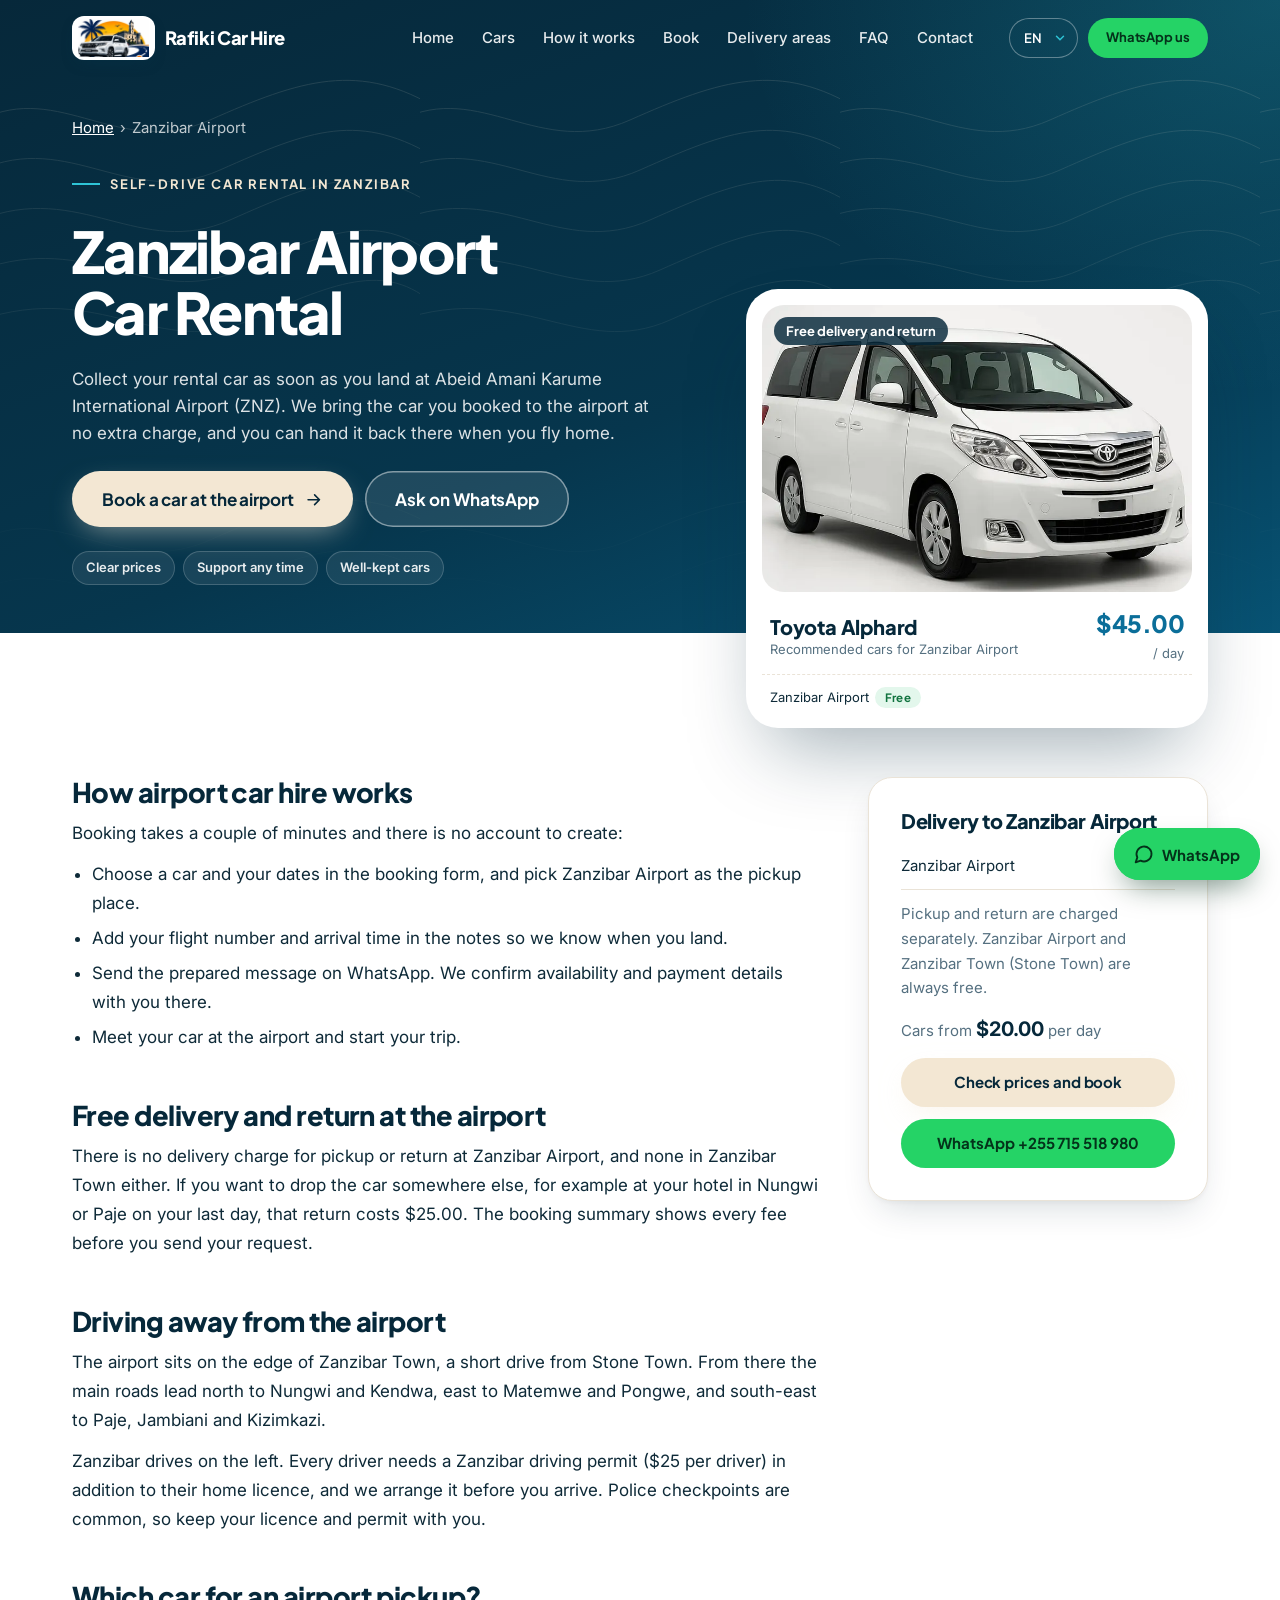
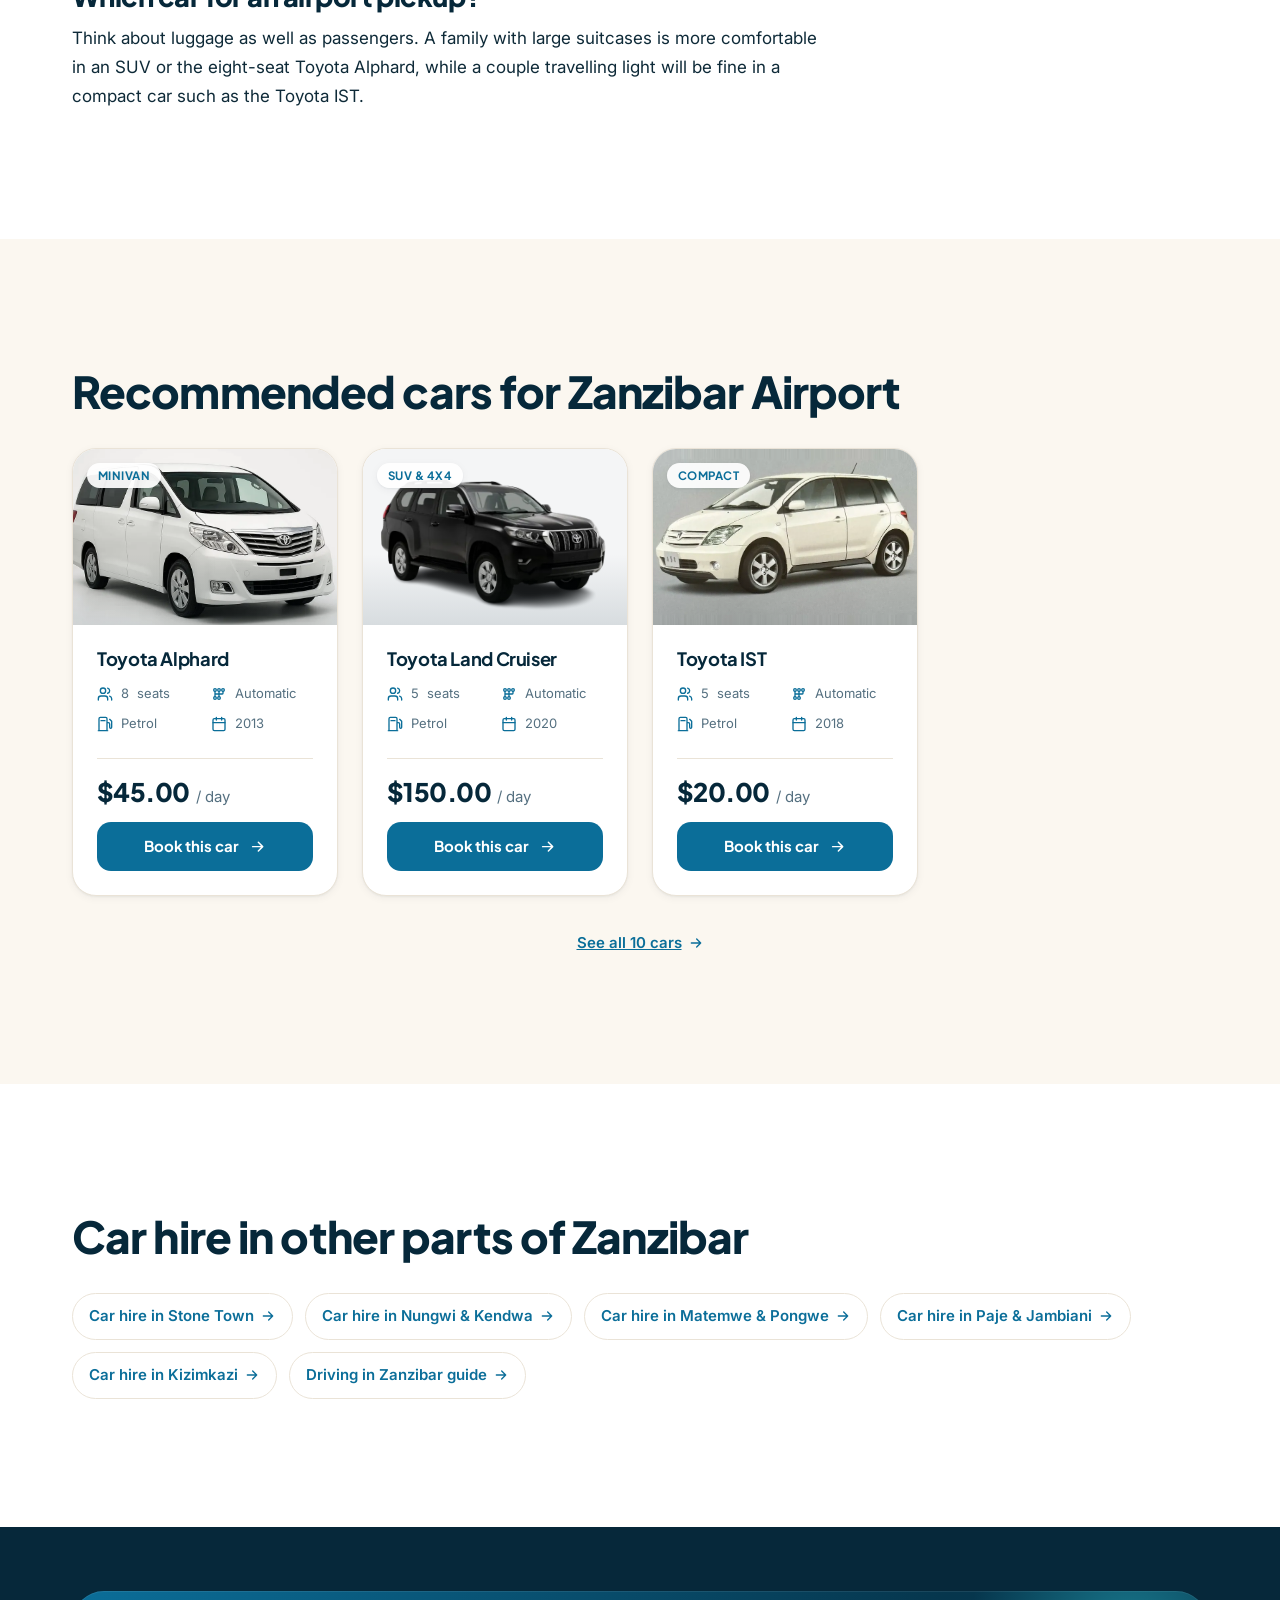
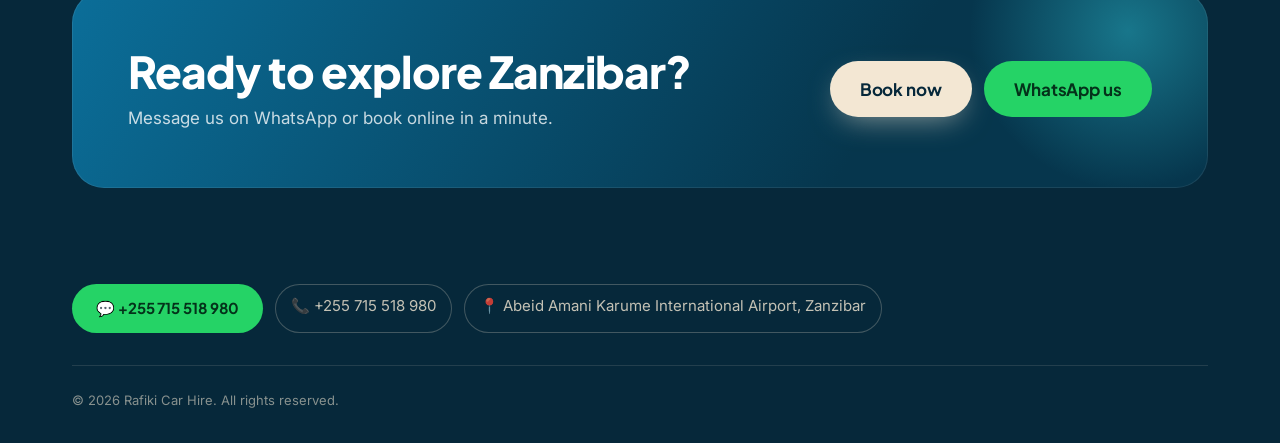
<file: car-hire-zanzibar-airport/index.html>
<!doctype html>
<html lang="en">
  <head>
    <meta charset="UTF-8" />
    <meta name="viewport" content="width=device-width, initial-scale=1" />
    <title>Zanzibar Airport Car Rental, Free Delivery | Rafiki Car Hire</title>
    <meta name="description" content="Car hire at Abeid Amani Karume International Airport (ZNZ). Free delivery and return at Zanzibar Airport, cars from $20/day. Book on WhatsApp." />
    <meta name="robots" content="index, follow, max-image-preview:large" />
    <link rel="canonical" href="https://kingkunta28.github.io/ZanCarRental/car-hire-zanzibar-airport/" />
    <meta property="og:type" content="website" />
    <meta property="og:site_name" content="Rafiki Car Hire" />
    <meta property="og:locale" content="en_GB" />
    <meta property="og:title" content="Zanzibar Airport Car Rental, Free Delivery | Rafiki Car Hire" />
    <meta property="og:description" content="Car hire at Abeid Amani Karume International Airport (ZNZ). Free delivery and return at Zanzibar Airport, cars from $20/day. Book on WhatsApp." />
    <meta property="og:url" content="https://kingkunta28.github.io/ZanCarRental/car-hire-zanzibar-airport/" />
    <meta property="og:image" content="https://kingkunta28.github.io/ZanCarRental/images/rafiki-car-hire-zanzibar-og.jpg" />
    <meta property="og:image:width" content="1200" />
    <meta property="og:image:height" content="630" />
    <meta property="og:image:alt" content="Rafiki Car Hire, car hire in Zanzibar" />
    <meta name="twitter:card" content="summary_large_image" />
    <meta name="twitter:title" content="Zanzibar Airport Car Rental, Free Delivery | Rafiki Car Hire" />
    <meta name="twitter:description" content="Car hire at Abeid Amani Karume International Airport (ZNZ). Free delivery and return at Zanzibar Airport, cars from $20/day. Book on WhatsApp." />
    <meta name="twitter:image" content="https://kingkunta28.github.io/ZanCarRental/images/rafiki-car-hire-zanzibar-og.jpg" />
    <meta name="geo.region" content="TZ-15" />
    <meta name="geo.placename" content="Zanzibar" />
    <script type="application/ld+json">{"@context":"https://schema.org","@graph":[{"@type":"WebPage","@id":"https://kingkunta28.github.io/ZanCarRental/car-hire-zanzibar-airport/#webpage","url":"https://kingkunta28.github.io/ZanCarRental/car-hire-zanzibar-airport/","name":"Zanzibar Airport Car Rental, Free Delivery | Rafiki Car Hire","description":"Car hire at Abeid Amani Karume International Airport (ZNZ). Free delivery and return at Zanzibar Airport, cars from $20/day. Book on WhatsApp.","inLanguage":"en","isPartOf":{"@id":"https://kingkunta28.github.io/ZanCarRental/#website"},"about":{"@id":"https://kingkunta28.github.io/ZanCarRental/#business"},"breadcrumb":{"@id":"https://kingkunta28.github.io/ZanCarRental/car-hire-zanzibar-airport/#breadcrumb"},"primaryImageOfPage":"https://kingkunta28.github.io/ZanCarRental/images/cars/toyota-alphard-minivan-rental-zanzibar.webp"},{"@type":"BreadcrumbList","@id":"https://kingkunta28.github.io/ZanCarRental/car-hire-zanzibar-airport/#breadcrumb","itemListElement":[{"@type":"ListItem","position":1,"name":"Home","item":"https://kingkunta28.github.io/ZanCarRental/"},{"@type":"ListItem","position":2,"name":"Zanzibar Airport","item":"https://kingkunta28.github.io/ZanCarRental/car-hire-zanzibar-airport/"}]},{"@type":"AutoRental","@id":"https://kingkunta28.github.io/ZanCarRental/#business","name":"Rafiki Car Hire","url":"https://kingkunta28.github.io/ZanCarRental/","telephone":"+255715518980","areaServed":[{"@type":"Place","name":"Abeid Amani Karume International Airport, Zanzibar"}]}]}</script>
    <meta name="theme-color" content="#06364D" />
    <link rel="icon" type="image/png" href="../images/favicon.png" />
    <link rel="apple-touch-icon" href="../images/favicon.png" />
    <link rel="preconnect" href="https://fonts.googleapis.com" />
    <link rel="preconnect" href="https://fonts.gstatic.com" crossorigin />
    <link rel="preload" as="style" href="https://fonts.googleapis.com/css2?family=Inter:wght@400;500;600&family=Plus+Jakarta+Sans:wght@500;600;700;800&display=swap" onload="this.onload=null;this.rel='stylesheet'" />
    <noscript><link rel="stylesheet" href="https://fonts.googleapis.com/css2?family=Inter:wght@400;500;600&family=Plus+Jakarta+Sans:wght@500;600;700;800&display=swap" /></noscript>
    <link rel="stylesheet" href="../css.css" />
  </head>
  <body class="subpage">
    <a class="skip" href="#main" data-t="skip">Skip to content</a>
    <header class="hdr" id="hdr">
      <div class="wrap bar">
        <a class="logo" href="../"><span class="logo-mark"><img src="../images/logo-mark.webp" alt="" width="284" height="160" /></span><span>Rafiki Car Hire</span></a>
        <nav class="nav" id="nav" aria-label="Main">
          <a href="../" data-t="nav_home">Home</a>
          <a href="../#fleetsec" data-t="nav_fleet">Cars</a>
          <a href="../#how" data-t="nav_how">How it works</a>
          <a href="../?pickup=airport#book" data-t="nav_book">Book</a>
          <a href="../#areas" data-t="nav_areas">Delivery areas</a>
          <a href="../#faq" data-t="nav_faq">FAQ</a>
          <a href="#contact" data-t="nav_contact">Contact</a>
          <div class="nav-extra">
            <select class="lang" aria-label="Language"><option value="en">English</option><option value="sw">Kiswahili</option><option value="it">Italiano</option><option value="de">Deutsch</option><option value="fr">Français</option><option value="es">Español</option></select>
            <a class="btn btn-wa" href="https://wa.me/255715518980?text=Hello%20Rafiki%20Car%20Hire%2C%20I%20would%20like%20to%20rent%20a%20car%20in%20Zanzibar%20Airport." target="_blank" rel="noopener"><span data-t="wa">WhatsApp us</span></a>
          </div>
        </nav>
        <div class="tools">
          <select class="lang" id="lang" aria-label="Language"><option value="en">EN</option><option value="sw">SW</option><option value="it">IT</option><option value="de">DE</option><option value="fr">FR</option><option value="es">ES</option></select>
          <a class="btn btn-wa sm hide-m" href="https://wa.me/255715518980?text=Hello%20Rafiki%20Car%20Hire%2C%20I%20would%20like%20to%20rent%20a%20car%20in%20Zanzibar%20Airport." target="_blank" rel="noopener"><span data-t="wa">WhatsApp us</span></a>
          <button class="menu" id="menu" type="button" aria-label="Menu" aria-controls="nav" aria-expanded="false"><span></span><span></span></button>
        </div>
      </div>
    </header>

    <main id="main">
      <section class="phero">
        <div class="wrap phero-grid">
          <div class="phero-copy">
            <nav class="crumbs" aria-label="Breadcrumb">
              <ol><li><a href="../" data-t="nav_home">Home</a></li><li aria-current="page"><span data-t="lbl_car-hire-zanzibar-airport">Zanzibar Airport</span></li></ol>
            </nav>
            <p class="eyebrow"><span data-t="hero_kicker">Self-drive car rental in Zanzibar</span></p>
            <h1 data-t="h1">Zanzibar Airport Car Rental</h1>
            <p class="hero-p" data-t="intro">Collect your rental car as soon as you land at Abeid Amani Karume International Airport (ZNZ). We bring the car you booked to the airport at no extra charge, and you can hand it back there when you fly home.</p>
            <div class="hero-cta">
              <a class="btn btn-sand lg" href="../?pickup=airport#book"><span data-t="bk_car-hire-zanzibar-airport">Book a car at the airport</span><svg class="ic" viewBox="0 0 24 24" aria-hidden="true"><path d="M5 12h14M13 6l6 6-6 6"/></svg></a>
              <a class="btn btn-glass lg" href="https://wa.me/255715518980?text=Hello%20Rafiki%20Car%20Hire%2C%20I%20would%20like%20to%20rent%20a%20car%20in%20Zanzibar%20Airport." target="_blank" rel="noopener"><span data-t="pg_ask">Ask on WhatsApp</span></a>
            </div>
            <ul class="phero-facts">
              <li data-t="w1t">Clear prices</li>
              <li data-t="w3t">Support any time</li>
              <li data-t="w4t">Well-kept cars</li>
            </ul>
          </div>
          <figure class="phero-card">
            <div class="pc-media"><img src="../images/cars/toyota-alphard-minivan-rental-zanzibar.webp" alt="Toyota Alphard 2013 minivan for hire in Zanzibar" width="800" height="533" fetchpriority="high" decoding="async" /><span class="pc-badge" data-t="chip">Free delivery and return</span></div>
            <figcaption>
              <span><span class="pc-name">Toyota Alphard</span><span class="pc-meta" data-t="pc_meta">Recommended cars for Zanzibar Airport</span></span>
              <span class="pc-price"><b>$45.00</b><span data-t="per_day">/ day</span></span>
            </figcaption>
            <ul class="pc-fees"><li><span data-t="lbl_car-hire-zanzibar-airport">Zanzibar Airport</span><span class="fee-pill is-free" data-t="free">Free</span></li></ul>
          </figure>
        </div>
      </section>

      <section class="page-body">
        <div class="wrap page-grid">
          <article class="prose">
          <h2 data-t="s0h">How airport car hire works</h2>
          <p data-t="s0b0">Booking takes a couple of minutes and there is no account to create:</p>
          <ul><li data-t="s0b1i0">Choose a car and your dates in the booking form, and pick Zanzibar Airport as the pickup place.</li><li data-t="s0b1i1">Add your flight number and arrival time in the notes so we know when you land.</li><li data-t="s0b1i2">Send the prepared message on WhatsApp. We confirm availability and payment details with you there.</li><li data-t="s0b1i3">Meet your car at the airport and start your trip.</li></ul>

          <h2 data-t="s1h">Free delivery and return at the airport</h2>
          <p data-t="s1b0">There is no delivery charge for pickup or return at Zanzibar Airport, and none in Zanzibar Town either. If you want to drop the car somewhere else, for example at your hotel in Nungwi or Paje on your last day, that return costs $25.00. The booking summary shows every fee before you send your request.</p>

          <h2 data-t="s2h">Driving away from the airport</h2>
          <p data-t="s2b0">The airport sits on the edge of Zanzibar Town, a short drive from Stone Town. From there the main roads lead north to Nungwi and Kendwa, east to Matemwe and Pongwe, and south-east to Paje, Jambiani and Kizimkazi.</p>
          <p data-t="s2b1">Zanzibar drives on the left. Every driver needs a Zanzibar driving permit ($25 per driver) in addition to their home licence, and we arrange it before you arrive. Police checkpoints are common, so keep your licence and permit with you.</p>

          <h2 data-t="s3h">Which car for an airport pickup?</h2>
          <p data-t="s3b0">Think about luggage as well as passengers. A family with large suitcases is more comfortable in an SUV or the eight-seat Toyota Alphard, while a couple travelling light will be fine in a compact car such as the Toyota IST.</p>
          </article>
          <aside class="page-side">
            <div class="side-card">
              <h2 data-t="side_h">Delivery to Zanzibar Airport</h2>
              <ul class="fee-list"><li><span data-t="lbl_car-hire-zanzibar-airport">Zanzibar Airport</span><span class="fee-pill is-free" data-t="free">Free</span></li></ul>
              <p class="side-note" data-t="pg_side_note">Pickup and return are charged separately. Zanzibar Airport and Zanzibar Town (Stone Town) are always free.</p>
              <p class="side-from" data-th="side_from">Cars from <b>$20.00</b> per day</p>
              <a class="btn btn-sand" href="../?pickup=airport#book"><span data-t="pg_check">Check prices and book</span></a>
              <a class="btn btn-wa" href="https://wa.me/255715518980?text=Hello%20Rafiki%20Car%20Hire%2C%20I%20would%20like%20to%20rent%20a%20car%20in%20Zanzibar%20Airport." target="_blank" rel="noopener">WhatsApp +255 715 518 980</a>
            </div>
          </aside>
        </div>
      </section>

      <section class="page-cars">
        <div class="wrap">
          <h2 data-t="cars_h">Recommended cars for Zanzibar Airport</h2>
          <div class="grid">
    <article class="card">
      <div class="card-media"><img src="../images/cars/toyota-alphard-minivan-rental-zanzibar.webp" alt="Toyota Alphard 2013 minivan for hire in Zanzibar" width="800" height="533" loading="lazy" decoding="async"><span class="tag" data-t="cat_van">Minivan</span></div>
      <div class="cb">
        <h3>Toyota Alphard</h3>
        <ul class="specs">
          <li><svg class="ic" viewBox="0 0 24 24" aria-hidden="true"><path d="M16 21v-2a4 4 0 0 0-4-4H6a4 4 0 0 0-4 4v2"/><circle cx="9" cy="7" r="4"/><path d="M22 21v-2a4 4 0 0 0-3-3.87M16 3.13a4 4 0 0 1 0 7.75"/></svg>8 <span data-t="seats">seats</span></li>
          <li><svg class="ic" viewBox="0 0 24 24" aria-hidden="true"><circle cx="6" cy="6" r="2"/><circle cx="12" cy="6" r="2"/><circle cx="18" cy="6" r="2"/><circle cx="6" cy="18" r="2"/><circle cx="12" cy="18" r="2"/><path d="M6 8v8M12 8v8M18 8v3a1 1 0 0 1-1 1H6"/></svg><span data-t="v_Automatic">Automatic</span></li>
          <li><svg class="ic" viewBox="0 0 24 24" aria-hidden="true"><path d="M3 22V4a2 2 0 0 1 2-2h8a2 2 0 0 1 2 2v18M2 22h14M6 7h6M15 10h2a2 2 0 0 1 2 2v5a1.5 1.5 0 0 0 3 0V8l-3-3"/></svg><span data-t="v_Petrol">Petrol</span></li>
          <li><svg class="ic" viewBox="0 0 24 24" aria-hidden="true"><rect x="3" y="4" width="18" height="18" rx="2"/><path d="M16 2v4M8 2v4M3 10h18"/></svg>2013</li></ul>
        <div class="card-foot">
          <p class="price"><b>$45.00</b><span data-t="per_day">/ day</span></p>
          <a class="btn btn-b" href="../?car=toyota-alphad&pickup=airport#book"><span data-t="book_car">Book this car</span><svg class="ic" viewBox="0 0 24 24" aria-hidden="true"><path d="M5 12h14M13 6l6 6-6 6"/></svg></a>
        </div>
      </div>
    </article>
    <article class="card">
      <div class="card-media"><img src="../images/cars/toyota-land-cruiser-2020-4x4-rental-zanzibar.webp" alt="Toyota Land Cruiser 2020 SUV for hire in Zanzibar" width="800" height="533" loading="lazy" decoding="async"><span class="tag" data-t="cat_suv">SUV &amp; 4x4</span></div>
      <div class="cb">
        <h3>Toyota Land Cruiser</h3>
        <ul class="specs">
          <li><svg class="ic" viewBox="0 0 24 24" aria-hidden="true"><path d="M16 21v-2a4 4 0 0 0-4-4H6a4 4 0 0 0-4 4v2"/><circle cx="9" cy="7" r="4"/><path d="M22 21v-2a4 4 0 0 0-3-3.87M16 3.13a4 4 0 0 1 0 7.75"/></svg>5 <span data-t="seats">seats</span></li>
          <li><svg class="ic" viewBox="0 0 24 24" aria-hidden="true"><circle cx="6" cy="6" r="2"/><circle cx="12" cy="6" r="2"/><circle cx="18" cy="6" r="2"/><circle cx="6" cy="18" r="2"/><circle cx="12" cy="18" r="2"/><path d="M6 8v8M12 8v8M18 8v3a1 1 0 0 1-1 1H6"/></svg><span data-t="v_Automatic">Automatic</span></li>
          <li><svg class="ic" viewBox="0 0 24 24" aria-hidden="true"><path d="M3 22V4a2 2 0 0 1 2-2h8a2 2 0 0 1 2 2v18M2 22h14M6 7h6M15 10h2a2 2 0 0 1 2 2v5a1.5 1.5 0 0 0 3 0V8l-3-3"/></svg><span data-t="v_Petrol">Petrol</span></li>
          <li><svg class="ic" viewBox="0 0 24 24" aria-hidden="true"><rect x="3" y="4" width="18" height="18" rx="2"/><path d="M16 2v4M8 2v4M3 10h18"/></svg>2020</li></ul>
        <div class="card-foot">
          <p class="price"><b>$150.00</b><span data-t="per_day">/ day</span></p>
          <a class="btn btn-b" href="../?car=land-cruiser-2020&pickup=airport#book"><span data-t="book_car">Book this car</span><svg class="ic" viewBox="0 0 24 24" aria-hidden="true"><path d="M5 12h14M13 6l6 6-6 6"/></svg></a>
        </div>
      </div>
    </article>
    <article class="card">
      <div class="card-media"><img src="../images/cars/toyota-ist-2018-compact-car-hire-zanzibar.webp" alt="Toyota IST 2018 compact car for hire in Zanzibar" width="800" height="533" loading="lazy" decoding="async"><span class="tag" data-t="cat_small">Compact</span></div>
      <div class="cb">
        <h3>Toyota IST</h3>
        <ul class="specs">
          <li><svg class="ic" viewBox="0 0 24 24" aria-hidden="true"><path d="M16 21v-2a4 4 0 0 0-4-4H6a4 4 0 0 0-4 4v2"/><circle cx="9" cy="7" r="4"/><path d="M22 21v-2a4 4 0 0 0-3-3.87M16 3.13a4 4 0 0 1 0 7.75"/></svg>5 <span data-t="seats">seats</span></li>
          <li><svg class="ic" viewBox="0 0 24 24" aria-hidden="true"><circle cx="6" cy="6" r="2"/><circle cx="12" cy="6" r="2"/><circle cx="18" cy="6" r="2"/><circle cx="6" cy="18" r="2"/><circle cx="12" cy="18" r="2"/><path d="M6 8v8M12 8v8M18 8v3a1 1 0 0 1-1 1H6"/></svg><span data-t="v_Automatic">Automatic</span></li>
          <li><svg class="ic" viewBox="0 0 24 24" aria-hidden="true"><path d="M3 22V4a2 2 0 0 1 2-2h8a2 2 0 0 1 2 2v18M2 22h14M6 7h6M15 10h2a2 2 0 0 1 2 2v5a1.5 1.5 0 0 0 3 0V8l-3-3"/></svg><span data-t="v_Petrol">Petrol</span></li>
          <li><svg class="ic" viewBox="0 0 24 24" aria-hidden="true"><rect x="3" y="4" width="18" height="18" rx="2"/><path d="M16 2v4M8 2v4M3 10h18"/></svg>2018</li></ul>
        <div class="card-foot">
          <p class="price"><b>$20.00</b><span data-t="per_day">/ day</span></p>
          <a class="btn btn-b" href="../?car=toyota-ist&pickup=airport#book"><span data-t="book_car">Book this car</span><svg class="ic" viewBox="0 0 24 24" aria-hidden="true"><path d="M5 12h14M13 6l6 6-6 6"/></svg></a>
        </div>
      </div>
    </article>
          </div>
          <p class="all-cars"><a href="../#fleetsec"><span data-t="all_cars">See all 10 cars</span><svg class="ic" viewBox="0 0 24 24" aria-hidden="true"><path d="M5 12h14M13 6l6 6-6 6"/></svg></a></p>
        </div>
      </section>

      <section class="page-more">
        <div class="wrap">
          <h2 data-t="pg_more">Car hire in other parts of Zanzibar</h2>
          <ul class="area-links"><li><a href="../car-hire-stone-town/"><span data-t="lk_car-hire-stone-town">Car hire in Stone Town</span><svg class="ic" viewBox="0 0 24 24" aria-hidden="true"><path d="M5 12h14M13 6l6 6-6 6"/></svg></a></li><li><a href="../car-hire-nungwi-kendwa/"><span data-t="lk_car-hire-nungwi-kendwa">Car hire in Nungwi &amp; Kendwa</span><svg class="ic" viewBox="0 0 24 24" aria-hidden="true"><path d="M5 12h14M13 6l6 6-6 6"/></svg></a></li><li><a href="../car-hire-matemwe-pongwe/"><span data-t="lk_car-hire-matemwe-pongwe">Car hire in Matemwe &amp; Pongwe</span><svg class="ic" viewBox="0 0 24 24" aria-hidden="true"><path d="M5 12h14M13 6l6 6-6 6"/></svg></a></li><li><a href="../car-hire-paje-jambiani/"><span data-t="lk_car-hire-paje-jambiani">Car hire in Paje &amp; Jambiani</span><svg class="ic" viewBox="0 0 24 24" aria-hidden="true"><path d="M5 12h14M13 6l6 6-6 6"/></svg></a></li><li><a href="../car-hire-kizimkazi/"><span data-t="lk_car-hire-kizimkazi">Car hire in Kizimkazi</span><svg class="ic" viewBox="0 0 24 24" aria-hidden="true"><path d="M5 12h14M13 6l6 6-6 6"/></svg></a></li><li><a href="../driving-in-zanzibar/"><span data-t="lk_driving-in-zanzibar">Driving in Zanzibar guide</span><svg class="ic" viewBox="0 0 24 24" aria-hidden="true"><path d="M5 12h14M13 6l6 6-6 6"/></svg></a></li></ul>
        </div>
      </section>
    </main>

    <footer id="contact">
      <div class="wrap">
        <div class="cta-band">
          <div>
            <h2 data-t="cta_h">Ready to explore Zanzibar?</h2>
            <p data-t="pg_cta_p">Message us on WhatsApp or book online in a minute.</p>
          </div>
          <div class="cta-actions">
            <a class="btn btn-sand lg" href="../?pickup=airport#book"><span data-t="cta_book">Book now</span></a>
            <a class="btn btn-wa lg" href="https://wa.me/255715518980?text=Hello%20Rafiki%20Car%20Hire%2C%20I%20would%20like%20to%20rent%20a%20car%20in%20Zanzibar%20Airport." target="_blank" rel="noopener"><span data-t="wa">WhatsApp us</span></a>
          </div>
        </div>
        <div class="foot-contact page-contact"><a class="btn btn-wa" href="https://wa.me/255715518980" target="_blank" rel="noopener">💬 +255 715 518 980</a>
   <a class="addr" href="tel:+255715518980">📞 +255 715 518 980</a>
   <a class="addr" href="https://maps.google.com/?q=Abeid%20Amani%20Karume%20International%20Airport%2C%20Zanzibar" target="_blank" rel="noopener">📍 Abeid Amani Karume International Airport, Zanzibar</a></div>
        <p class="copy">© 2026 Rafiki Car Hire. <span data-t="rights">All rights reserved.</span></p>
      </div>
    </footer>

    <a class="float" href="https://wa.me/255715518980?text=Hello%20Rafiki%20Car%20Hire%2C%20I%20would%20like%20to%20rent%20a%20car%20in%20Zanzibar%20Airport." target="_blank" rel="noopener" aria-label="WhatsApp">
      <svg viewBox="0 0 24 24" aria-hidden="true"><path d="M7.9 20A9 9 0 1 0 4 16.1L2 22Z" /></svg>
      <span>WhatsApp</span>
    </a>
    <script type="application/json" id="i18n">{"en":{"__title":"Zanzibar Airport Car Rental, Free Delivery | Rafiki Car Hire","s0h":"How airport car hire works","s0b0":"Booking takes a couple of minutes and there is no account to create:","s0b1i0":"Choose a car and your dates in the booking form, and pick Zanzibar Airport as the pickup place.","s0b1i1":"Add your flight number and arrival time in the notes so we know when you land.","s0b1i2":"Send the prepared message on WhatsApp. We confirm availability and payment details with you there.","s0b1i3":"Meet your car at the airport and start your trip.","s1h":"Free delivery and return at the airport","s1b0":"There is no delivery charge for pickup or return at Zanzibar Airport, and none in Zanzibar Town either. If you want to drop the car somewhere else, for example at your hotel in Nungwi or Paje on your last day, that return costs $25.00. The booking summary shows every fee before you send your request.","s2h":"Driving away from the airport","s2b0":"The airport sits on the edge of Zanzibar Town, a short drive from Stone Town. From there the main roads lead north to Nungwi and Kendwa, east to Matemwe and Pongwe, and south-east to Paje, Jambiani and Kizimkazi.","s2b1":"Zanzibar drives on the left. Every driver needs a Zanzibar driving permit ($25 per driver) in addition to their home licence, and we arrange it before you arrive. Police checkpoints are common, so keep your licence and permit with you.","s3h":"Which car for an airport pickup?","s3b0":"Think about luggage as well as passengers. A family with large suitcases is more comfortable in an SUV or the eight-seat Toyota Alphard, while a couple travelling light will be fine in a compact car such as the Toyota IST.","lbl_car-hire-zanzibar-airport":"Zanzibar Airport","free":"Free","lk_car-hire-stone-town":"Car hire in Stone Town","lk_car-hire-nungwi-kendwa":"Car hire in Nungwi & Kendwa","lk_car-hire-matemwe-pongwe":"Car hire in Matemwe & Pongwe","lk_car-hire-paje-jambiani":"Car hire in Paje & Jambiani","lk_car-hire-kizimkazi":"Car hire in Kizimkazi","lk_driving-in-zanzibar":"Driving in Zanzibar guide","chip":"Free delivery and return","pc_meta":"Recommended cars for Zanzibar Airport","per_day":"/ day","skip":"Skip to content","nav_home":"Home","nav_fleet":"Cars","nav_how":"How it works","nav_book":"Book","nav_areas":"Delivery areas","nav_faq":"FAQ","nav_contact":"Contact","wa":"WhatsApp us","hero_kicker":"Self-drive car rental in Zanzibar","h1":"Zanzibar Airport Car Rental","intro":"Collect your rental car as soon as you land at Abeid Amani Karume International Airport (ZNZ). We bring the car you booked to the airport at no extra charge, and you can hand it back there when you fly home.","bk_car-hire-zanzibar-airport":"Book a car at the airport","pg_ask":"Ask on WhatsApp","w1t":"Clear prices","w3t":"Support any time","w4t":"Well-kept cars","side_h":"Delivery to Zanzibar Airport","pg_side_note":"Pickup and return are charged separately. Zanzibar Airport and Zanzibar Town (Stone Town) are always free.","side_from":"Cars from \u003cb>$20.00\u003c/b> per day","pg_check":"Check prices and book","cars_h":"Recommended cars for Zanzibar Airport","cat_van":"Minivan","seats":"seats","v_Automatic":"Automatic","v_Petrol":"Petrol","book_car":"Book this car","cat_suv":"SUV & 4x4","cat_small":"Compact","all_cars":"See all 10 cars","pg_more":"Car hire in other parts of Zanzibar","cta_h":"Ready to explore Zanzibar?","pg_cta_p":"Message us on WhatsApp or book online in a minute.","cta_book":"Book now","rights":"All rights reserved."},"sw":{"__title":"Kukodisha Gari Uwanja wa Ndege wa Zanzibar | Rafiki Car Hire","s0h":"Jinsi kukodisha gari uwanja wa ndege kunavyofanya kazi","s0b0":"Kuweka nafasi huchukua dakika chache na hakuna akaunti ya kufungua:","s0b1i0":"Chagua gari na tarehe kwenye fomu ya nafasi, na uchague uwanja wa ndege wa Zanzibar kama mahali pa kuchukua.","s0b1i1":"Weka namba ya ndege na muda wa kuwasili kwenye maelezo ili tujue unatua lini.","s0b1i2":"Tuma ujumbe ulioandaliwa kupitia WhatsApp. Tutathibitisha upatikanaji na malipo nawe hapo.","s0b1i3":"Pokea gari lako uwanjani na uanze safari.","s1h":"Kuleta na kurudisha bure uwanja wa ndege","s1b0":"Hakuna ada ya kuleta wala kurudisha gari uwanja wa ndege wa Zanzibar, wala Mji wa Zanzibar. Ukitaka kuacha gari mahali pengine, kwa mfano hotelini kwako Nungwi au Paje siku ya mwisho, kurudisha huko ni $25.00. Muhtasari wa nafasi unaonyesha kila ada kabla hujatuma ombi lako.","s2h":"Kuondoka uwanja wa ndege","s2b0":"Uwanja wa ndege uko pembezoni mwa Mji wa Zanzibar, mwendo mfupi kwa gari hadi Stone Town. Kutoka hapo barabara kuu zinaelekea kaskazini hadi Nungwi na Kendwa, mashariki hadi Matemwe na Pongwe, na kusini-mashariki hadi Paje, Jambiani na Kizimkazi.","s2b1":"Zanzibar magari huendeshwa upande wa kushoto. Kila dereva anahitaji kibali cha udereva cha Zanzibar ($25 kwa kila dereva) pamoja na leseni ya nchini kwake, na tunakiandaa kabla hujafika. Vizuizi vya polisi ni vya kawaida, hivyo beba leseni na kibali chako.","s3h":"Gari gani kwa kuchukua uwanja wa ndege?","s3b0":"Fikiria mizigo pamoja na abiria. Familia yenye masanduku makubwa itakuwa na nafasi zaidi kwenye SUV au Toyota Alphard ya viti nane, wakati wawili wenye mizigo kidogo watatosha kwenye gari dogo kama Toyota IST.","lbl_car-hire-zanzibar-airport":"Uwanja wa ndege wa Zanzibar","free":"Bure","lk_car-hire-stone-town":"Kukodisha gari Stone Town","lk_car-hire-nungwi-kendwa":"Kukodisha gari Nungwi na Kendwa","lk_car-hire-matemwe-pongwe":"Kukodisha gari Matemwe na Pongwe","lk_car-hire-paje-jambiani":"Kukodisha gari Paje na Jambiani","lk_car-hire-kizimkazi":"Kukodisha gari Kizimkazi","lk_driving-in-zanzibar":"Mwongozo wa kuendesha Zanzibar","chip":"Kuleta na kurudisha bure","pc_meta":"Magari tunayopendekeza: Uwanja wa ndege wa Zanzibar","per_day":"/ siku","skip":"Ruka hadi maudhui","nav_home":"Nyumbani","nav_fleet":"Magari","nav_how":"Jinsi inavyofanya kazi","nav_book":"Weka nafasi","nav_areas":"Maeneo tunayofikia","nav_faq":"Maswali","nav_contact":"Mawasiliano","wa":"Tuandikie WhatsApp","hero_kicker":"Kukodisha magari Zanzibar","h1":"Kukodisha gari uwanja wa ndege wa Zanzibar","intro":"Pokea gari lako la kukodi mara tu unapotua katika Uwanja wa Ndege wa Kimataifa wa Abeid Amani Karume (ZNZ). Tunaleta gari ulilochagua uwanjani bila malipo ya ziada, na unaweza kulirudisha hapo hapo unaporudi nyumbani.","bk_car-hire-zanzibar-airport":"Weka nafasi uwanja wa ndege","pg_ask":"Uliza kupitia WhatsApp","w1t":"Bei wazi","w3t":"Msaada wakati wowote","w4t":"Magari yaliyotunzwa","side_h":"Kuleta gari: Uwanja wa ndege wa Zanzibar","pg_side_note":"Kuleta na kurudisha hutozwa kila kimoja. Uwanja wa ndege wa Zanzibar na Mji wa Zanzibar (Stone Town) ni bure kila wakati.","side_from":"Magari kuanzia \u003cb>$20.00\u003c/b> kwa siku","pg_check":"Angalia bei na weka nafasi","cars_h":"Magari tunayopendekeza: Uwanja wa ndege wa Zanzibar","cat_van":"Minivan","seats":"viti","v_Automatic":"Automatiki","v_Petrol":"Petroli","book_car":"Chagua gari hili","cat_suv":"SUV na 4x4","cat_small":"Magari madogo","all_cars":"Tazama magari yote 10","pg_more":"Kukodisha gari maeneo mengine ya Zanzibar","cta_h":"Uko tayari kuizunguka Zanzibar?","pg_cta_p":"Tuandikie WhatsApp au weka nafasi mtandaoni kwa dakika moja.","cta_book":"Weka nafasi","rights":"Haki zote zimehifadhiwa."},"it":{"__title":"Noleggio Auto Aeroporto di Zanzibar | Rafiki Car Hire","s0h":"Come funziona il noleggio in aeroporto","s0b0":"Prenotare richiede un paio di minuti e non serve creare un account:","s0b1i0":"Scegli l'auto e le date nel modulo di prenotazione e indica l'aeroporto di Zanzibar come luogo di ritiro.","s0b1i1":"Aggiungi nelle note il numero di volo e l'orario di arrivo, così sappiamo quando atterri.","s0b1i2":"Invia il messaggio già pronto su WhatsApp. Lì ti confermiamo disponibilità e dettagli di pagamento.","s0b1i3":"Trova la tua auto in aeroporto e parti.","s1h":"Consegna e riconsegna gratuite in aeroporto","s1b0":"Non ci sono costi di consegna per il ritiro o la riconsegna all'aeroporto di Zanzibar, né a Zanzibar Town. Se vuoi lasciare l'auto altrove, per esempio al tuo hotel a Nungwi o a Paje l'ultimo giorno, la riconsegna costa $25.00. Il riepilogo della prenotazione mostra ogni costo prima dell'invio della richiesta.","s2h":"Partire dall'aeroporto","s2b0":"L'aeroporto si trova ai margini di Zanzibar Town, a pochi minuti d'auto da Stone Town. Da qui le strade principali portano a nord verso Nungwi e Kendwa, a est verso Matemwe e Pongwe e a sud-est verso Paje, Jambiani e Kizimkazi.","s2b1":"A Zanzibar si guida a sinistra. Ogni conducente ha bisogno di un permesso di guida di Zanzibar ($25 a conducente) oltre alla patente del proprio paese, e lo prepariamo prima del tuo arrivo. I posti di blocco della polizia sono frequenti: tieni con te patente e permesso.","s3h":"Quale auto per il ritiro in aeroporto?","s3b0":"Considera i bagagli oltre ai passeggeri. Una famiglia con valigie grandi sta più comoda in un SUV o nella Toyota Alphard a otto posti, mentre una coppia con poco bagaglio si troverà bene in un'auto compatta come la Toyota IST.","lbl_car-hire-zanzibar-airport":"Aeroporto di Zanzibar","free":"Gratis","lk_car-hire-stone-town":"Noleggio auto a Stone Town","lk_car-hire-nungwi-kendwa":"Noleggio auto a Nungwi e Kendwa","lk_car-hire-matemwe-pongwe":"Noleggio auto a Matemwe e Pongwe","lk_car-hire-paje-jambiani":"Noleggio auto a Paje e Jambiani","lk_car-hire-kizimkazi":"Noleggio auto a Kizimkazi","lk_driving-in-zanzibar":"Guidare a Zanzibar: la guida","chip":"Consegna e riconsegna gratuite","pc_meta":"Auto consigliate: Aeroporto di Zanzibar","per_day":"/ giorno","skip":"Vai al contenuto","nav_home":"Home","nav_fleet":"Auto","nav_how":"Come funziona","nav_book":"Prenota","nav_areas":"Zone di consegna","nav_faq":"FAQ","nav_contact":"Contatti","wa":"Scrivici su WhatsApp","hero_kicker":"Noleggio auto a Zanzibar","h1":"Noleggio auto all'aeroporto di Zanzibar","intro":"Ritira l'auto a noleggio appena atterri all'aeroporto internazionale Abeid Amani Karume (ZNZ). Portiamo l'auto prenotata in aeroporto senza costi aggiuntivi, e puoi riconsegnarla lì quando riparti.","bk_car-hire-zanzibar-airport":"Prenota un'auto in aeroporto","pg_ask":"Chiedi su WhatsApp","w1t":"Prezzi chiari","w3t":"Assistenza sempre","w4t":"Auto ben curate","side_h":"Consegna: Aeroporto di Zanzibar","pg_side_note":"Consegna e riconsegna si pagano separatamente. L'aeroporto di Zanzibar e Zanzibar Town (Stone Town) sono sempre gratuiti.","side_from":"Auto da \u003cb>$20.00\u003c/b> al giorno","pg_check":"Vedi i prezzi e prenota","cars_h":"Auto consigliate: Aeroporto di Zanzibar","cat_van":"Monovolume","seats":"posti","v_Automatic":"Automatico","v_Petrol":"Benzina","book_car":"Prenota questa auto","cat_suv":"SUV e 4x4","cat_small":"Compatte","all_cars":"Vedi tutte le 10 auto","pg_more":"Noleggio auto in altre zone di Zanzibar","cta_h":"Pronto a scoprire Zanzibar?","pg_cta_p":"Scrivici su WhatsApp o prenota online in un minuto.","cta_book":"Prenota ora","rights":"Tutti i diritti riservati."},"de":{"__title":"Mietwagen Flughafen Sansibar | Rafiki Car Hire","s0h":"So funktioniert die Anmietung am Flughafen","s0b0":"Die Buchung dauert nur ein paar Minuten, ein Konto brauchst du nicht:","s0b1i0":"Wähle im Buchungsformular Auto und Daten und als Abholort den Flughafen Sansibar.","s0b1i1":"Gib in den Anmerkungen Flugnummer und Ankunftszeit an, damit wir wissen, wann du landest.","s0b1i2":"Sende die vorbereitete Nachricht über WhatsApp. Dort bestätigen wir Verfügbarkeit und Zahlungsdetails.","s0b1i3":"Nimm dein Auto am Flughafen in Empfang und starte deine Reise.","s1h":"Kostenlose Lieferung und Rückgabe am Flughafen","s1b0":"Für Übergabe oder Rückgabe am Flughafen Sansibar fällt keine Liefergebühr an, ebenso wenig in Zanzibar Town. Möchtest du das Auto woanders abgeben, etwa am letzten Tag an deinem Hotel in Nungwi oder Paje, kostet diese Rückgabe $25.00. Die Buchungsübersicht zeigt alle Gebühren, bevor du die Anfrage sendest.","s2h":"Losfahren vom Flughafen","s2b0":"Der Flughafen liegt am Rand von Zanzibar Town, nur eine kurze Fahrt von Stone Town entfernt. Von dort führen die Hauptstraßen nach Norden nach Nungwi und Kendwa, nach Osten nach Matemwe und Pongwe und nach Südosten nach Paje, Jambiani und Kizimkazi.","s2b1":"Auf Sansibar herrscht Linksverkehr. Jeder Fahrer braucht zusätzlich zum heimischen Führerschein eine Sansibar-Fahrerlaubnis ($25 pro Fahrer), die wir vor deiner Ankunft besorgen. Polizeikontrollen sind häufig, also hab Führerschein und Fahrerlaubnis immer dabei.","s3h":"Welches Auto für die Abholung am Flughafen?","s3b0":"Denk an das Gepäck, nicht nur an die Mitfahrer. Eine Familie mit großen Koffern hat in einem SUV oder im achtsitzigen Toyota Alphard mehr Platz, während ein Paar mit leichtem Gepäck mit einem Kompaktwagen wie dem Toyota IST gut zurechtkommt.","lbl_car-hire-zanzibar-airport":"Flughafen Sansibar","free":"Gratis","lk_car-hire-stone-town":"Mietwagen in Stone Town","lk_car-hire-nungwi-kendwa":"Mietwagen in Nungwi & Kendwa","lk_car-hire-matemwe-pongwe":"Mietwagen in Matemwe & Pongwe","lk_car-hire-paje-jambiani":"Mietwagen in Paje & Jambiani","lk_car-hire-kizimkazi":"Mietwagen in Kizimkazi","lk_driving-in-zanzibar":"Ratgeber: Autofahren auf Sansibar","chip":"Lieferung und Rückgabe kostenlos","pc_meta":"Empfohlene Autos: Flughafen Sansibar","per_day":"/ Tag","skip":"Zum Inhalt springen","nav_home":"Startseite","nav_fleet":"Autos","nav_how":"So funktioniert's","nav_book":"Buchen","nav_areas":"Liefergebiete","nav_faq":"FAQ","nav_contact":"Kontakt","wa":"Schreib uns auf WhatsApp","hero_kicker":"Autovermietung auf Sansibar","h1":"Mietwagen am Flughafen Sansibar","intro":"Übernimm deinen Mietwagen direkt nach der Landung am Abeid Amani Karume International Airport (ZNZ). Wir bringen das gebuchte Auto ohne Aufpreis zum Flughafen, und du kannst es dort bei deinem Abflug zurückgeben.","bk_car-hire-zanzibar-airport":"Auto am Flughafen buchen","pg_ask":"Per WhatsApp fragen","w1t":"Klare Preise","w3t":"Jederzeit Hilfe","w4t":"Gepflegte Autos","side_h":"Lieferung: Flughafen Sansibar","pg_side_note":"Übergabe und Rückgabe werden getrennt berechnet. Der Flughafen Sansibar und Zanzibar Town (Stone Town) sind immer kostenlos.","side_from":"Autos ab \u003cb>$20.00\u003c/b> pro Tag","pg_check":"Preise prüfen und buchen","cars_h":"Empfohlene Autos: Flughafen Sansibar","cat_van":"Van","seats":"Sitze","v_Automatic":"Automatik","v_Petrol":"Benzin","book_car":"Dieses Auto buchen","cat_suv":"SUV & 4x4","cat_small":"Kompakt","all_cars":"Alle 10 Autos ansehen","pg_more":"Mietwagen in anderen Teilen Sansibars","cta_h":"Bereit, Sansibar zu entdecken?","pg_cta_p":"Schreib uns auf WhatsApp oder buche in einer Minute online.","cta_book":"Jetzt buchen","rights":"Alle Rechte vorbehalten."},"fr":{"__title":"Location de Voiture Aéroport de Zanzibar | Rafiki Car Hire","s0h":"Comment fonctionne la location à l'aéroport","s0b0":"La réservation prend quelques minutes et aucun compte n'est nécessaire :","s0b1i0":"Choisissez une voiture et vos dates dans le formulaire, avec l'aéroport de Zanzibar comme lieu de prise en charge.","s0b1i1":"Indiquez votre numéro de vol et votre heure d'arrivée dans les remarques pour que nous sachions quand vous atterrissez.","s0b1i2":"Envoyez le message préparé sur WhatsApp. Nous y confirmons la disponibilité et les modalités de paiement.","s0b1i3":"Retrouvez votre voiture à l'aéroport et commencez votre voyage.","s1h":"Livraison et retour gratuits à l'aéroport","s1b0":"Aucuns frais de livraison pour la prise en charge ou le retour à l'aéroport de Zanzibar, ni à Zanzibar Town. Si vous souhaitez rendre la voiture ailleurs, par exemple à votre hôtel à Nungwi ou à Paje le dernier jour, ce retour coûte $25.00. Le récapitulatif affiche tous les frais avant l'envoi de votre demande.","s2h":"Partir de l'aéroport","s2b0":"L'aéroport se trouve en bordure de Zanzibar Town, à quelques minutes de route de Stone Town. De là, les routes principales mènent au nord vers Nungwi et Kendwa, à l'est vers Matemwe et Pongwe, et au sud-est vers Paje, Jambiani et Kizimkazi.","s2b1":"À Zanzibar, on roule à gauche. Chaque conducteur a besoin d'un permis de conduire de Zanzibar (25 $ par conducteur) en plus de son permis national ; nous l'obtenons avant votre arrivée. Les contrôles de police sont fréquents : gardez votre permis et l'autorisation sur vous.","s3h":"Quelle voiture pour une prise en charge à l'aéroport ?","s3b0":"Pensez aux bagages autant qu'aux passagers. Une famille avec de grandes valises sera plus à l'aise dans un SUV ou dans le Toyota Alphard à huit places, tandis qu'un couple voyageant léger se contentera d'une citadine comme la Toyota IST.","lbl_car-hire-zanzibar-airport":"Aéroport de Zanzibar","free":"Gratuit","lk_car-hire-stone-town":"Location de voiture à Stone Town","lk_car-hire-nungwi-kendwa":"Location de voiture à Nungwi et Kendwa","lk_car-hire-matemwe-pongwe":"Location de voiture à Matemwe et Pongwe","lk_car-hire-paje-jambiani":"Location de voiture à Paje et Jambiani","lk_car-hire-kizimkazi":"Location de voiture à Kizimkazi","lk_driving-in-zanzibar":"Guide : conduire à Zanzibar","chip":"Livraison et retour gratuits","pc_meta":"Voitures recommandées : Aéroport de Zanzibar","per_day":"/ jour","skip":"Aller au contenu","nav_home":"Accueil","nav_fleet":"Voitures","nav_how":"Comment ça marche","nav_book":"Réserver","nav_areas":"Zones de livraison","nav_faq":"FAQ","nav_contact":"Contact","wa":"Écrivez-nous sur WhatsApp","hero_kicker":"Location de voitures à Zanzibar","h1":"Location de voiture à l'aéroport de Zanzibar","intro":"Récupérez votre voiture de location dès votre arrivée à l'aéroport international Abeid Amani Karume (ZNZ). Nous apportons la voiture réservée à l'aéroport sans frais supplémentaires, et vous pouvez la rendre sur place le jour de votre départ.","bk_car-hire-zanzibar-airport":"Réserver à l'aéroport","pg_ask":"Demander sur WhatsApp","w1t":"Prix clairs","w3t":"Assistance à toute heure","w4t":"Voitures bien entretenues","side_h":"Livraison : Aéroport de Zanzibar","pg_side_note":"La livraison et le retour sont facturés séparément. L'aéroport de Zanzibar et Zanzibar Town (Stone Town) sont toujours gratuits.","side_from":"Voitures à partir de \u003cb>$20.00\u003c/b> par jour","pg_check":"Voir les prix et réserver","cars_h":"Voitures recommandées : Aéroport de Zanzibar","cat_van":"Monospaces","seats":"places","v_Automatic":"Automatique","v_Petrol":"Essence","book_car":"Réserver cette voiture","cat_suv":"SUV et 4x4","cat_small":"Citadines","all_cars":"Voir les 10 voitures","pg_more":"Location de voiture ailleurs à Zanzibar","cta_h":"Prêt à explorer Zanzibar ?","pg_cta_p":"Écrivez-nous sur WhatsApp ou réservez en ligne en une minute.","cta_book":"Réserver","rights":"Tous droits réservés."},"es":{"__title":"Alquiler de Coches Aeropuerto de Zanzíbar | Rafiki Car Hire","s0h":"Cómo funciona el alquiler en el aeropuerto","s0b0":"Reservar lleva un par de minutos y no hace falta crear una cuenta:","s0b1i0":"Elige un coche y tus fechas en el formulario y selecciona el aeropuerto de Zanzíbar como lugar de recogida.","s0b1i1":"Añade en las notas tu número de vuelo y hora de llegada para que sepamos cuándo aterrizas.","s0b1i2":"Envía el mensaje preparado por WhatsApp. Allí te confirmamos la disponibilidad y los detalles de pago.","s0b1i3":"Recoge tu coche en el aeropuerto y empieza tu viaje.","s1h":"Entrega y devolución gratis en el aeropuerto","s1b0":"No hay cargo de entrega para la recogida ni la devolución en el aeropuerto de Zanzíbar, ni en Zanzibar Town. Si quieres dejar el coche en otro lugar, por ejemplo en tu hotel de Nungwi o Paje el último día, esa devolución cuesta $25.00. El resumen de la reserva muestra todos los cargos antes de enviar tu solicitud.","s2h":"Salir del aeropuerto","s2b0":"El aeropuerto está en las afueras de Zanzibar Town, a un corto trayecto de Stone Town. Desde allí, las carreteras principales van al norte hacia Nungwi y Kendwa, al este hacia Matemwe y Pongwe, y al sureste hacia Paje, Jambiani y Kizimkazi.","s2b1":"En Zanzíbar se conduce por la izquierda. Cada conductor necesita un permiso de conducir de Zanzíbar (25 $ por conductor) además del carné de su país, y lo tramitamos antes de que llegues. Los controles policiales son habituales, así que lleva contigo el carné y el permiso.","s3h":"¿Qué coche para recoger en el aeropuerto?","s3b0":"Piensa en el equipaje además de en los pasajeros. Una familia con maletas grandes irá más cómoda en un SUV o en el Toyota Alphard de ocho plazas, mientras que una pareja con poco equipaje tendrá suficiente con un compacto como el Toyota IST.","lbl_car-hire-zanzibar-airport":"Aeropuerto de Zanzíbar","free":"Gratis","lk_car-hire-stone-town":"Alquiler de coches en Stone Town","lk_car-hire-nungwi-kendwa":"Alquiler de coches en Nungwi y Kendwa","lk_car-hire-matemwe-pongwe":"Alquiler de coches en Matemwe y Pongwe","lk_car-hire-paje-jambiani":"Alquiler de coches en Paje y Jambiani","lk_car-hire-kizimkazi":"Alquiler de coches en Kizimkazi","lk_driving-in-zanzibar":"Guía para conducir en Zanzíbar","chip":"Entrega y devolución gratis","pc_meta":"Coches recomendados: Aeropuerto de Zanzíbar","per_day":"/ día","skip":"Ir al contenido","nav_home":"Inicio","nav_fleet":"Coches","nav_how":"Cómo funciona","nav_book":"Reservar","nav_areas":"Zonas de entrega","nav_faq":"Preguntas","nav_contact":"Contacto","wa":"Escríbenos por WhatsApp","hero_kicker":"Alquiler de coches en Zanzíbar","h1":"Alquiler de coches en el aeropuerto de Zanzíbar","intro":"Recoge tu coche de alquiler nada más aterrizar en el aeropuerto internacional Abeid Amani Karume (ZNZ). Llevamos el coche reservado al aeropuerto sin coste adicional, y puedes devolverlo allí cuando regreses a casa.","bk_car-hire-zanzibar-airport":"Reservar en el aeropuerto","pg_ask":"Preguntar por WhatsApp","w1t":"Precios claros","w3t":"Ayuda a cualquier hora","w4t":"Coches bien cuidados","side_h":"Entrega: Aeropuerto de Zanzíbar","pg_side_note":"La entrega y la devolución se cobran por separado. El aeropuerto de Zanzíbar y Zanzibar Town (Stone Town) son siempre gratis.","side_from":"Coches desde \u003cb>$20.00\u003c/b> al día","pg_check":"Ver precios y reservar","cars_h":"Coches recomendados: Aeropuerto de Zanzíbar","cat_van":"Monovolúmenes","seats":"plazas","v_Automatic":"Automático","v_Petrol":"Gasolina","book_car":"Reservar este coche","cat_suv":"SUV y 4x4","cat_small":"Compactos","all_cars":"Ver los 10 coches","pg_more":"Alquiler de coches en otras zonas de Zanzíbar","cta_h":"¿Listo para descubrir Zanzíbar?","pg_cta_p":"Escríbenos por WhatsApp o reserva online en un minuto.","cta_book":"Reservar ahora","rights":"Todos los derechos reservados."}}</script>
    <script src="../analytics.js"></script>
    <script src="../page.js"></script>
  </body>
</html>
</file>
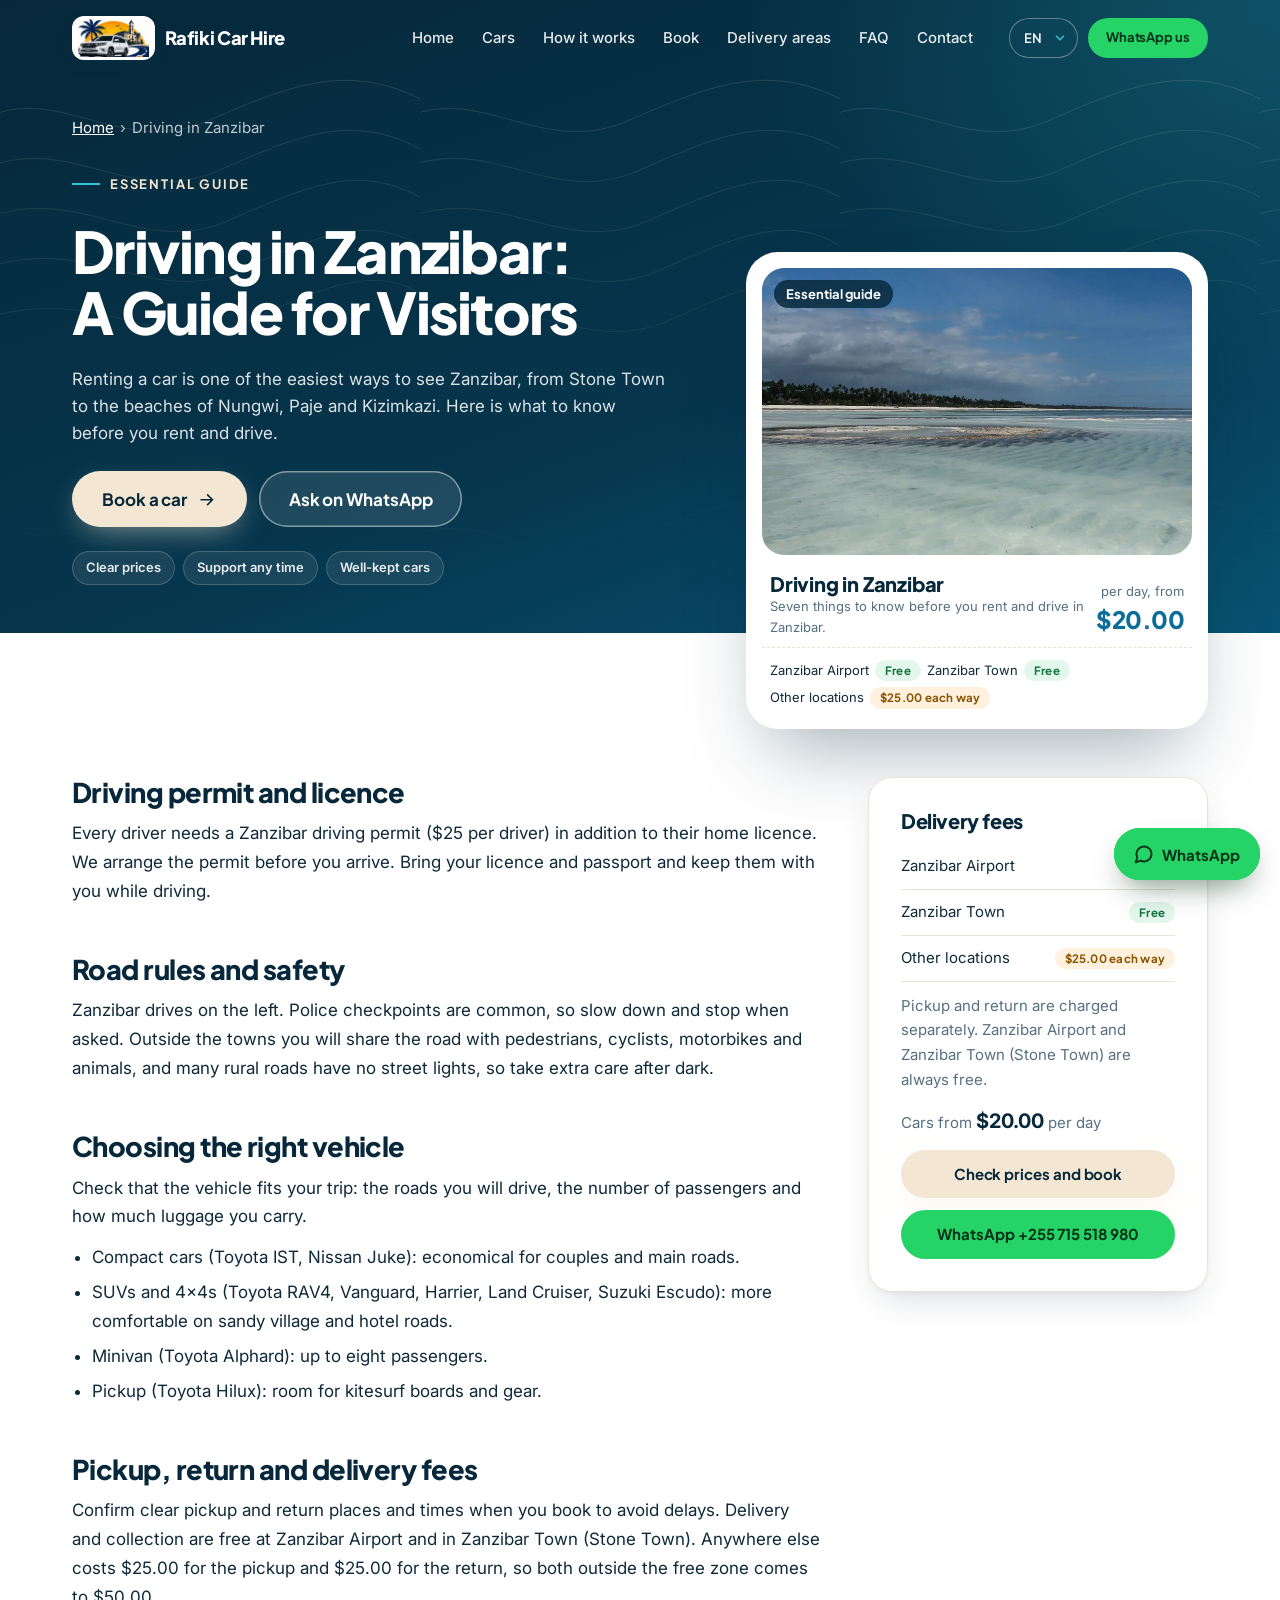
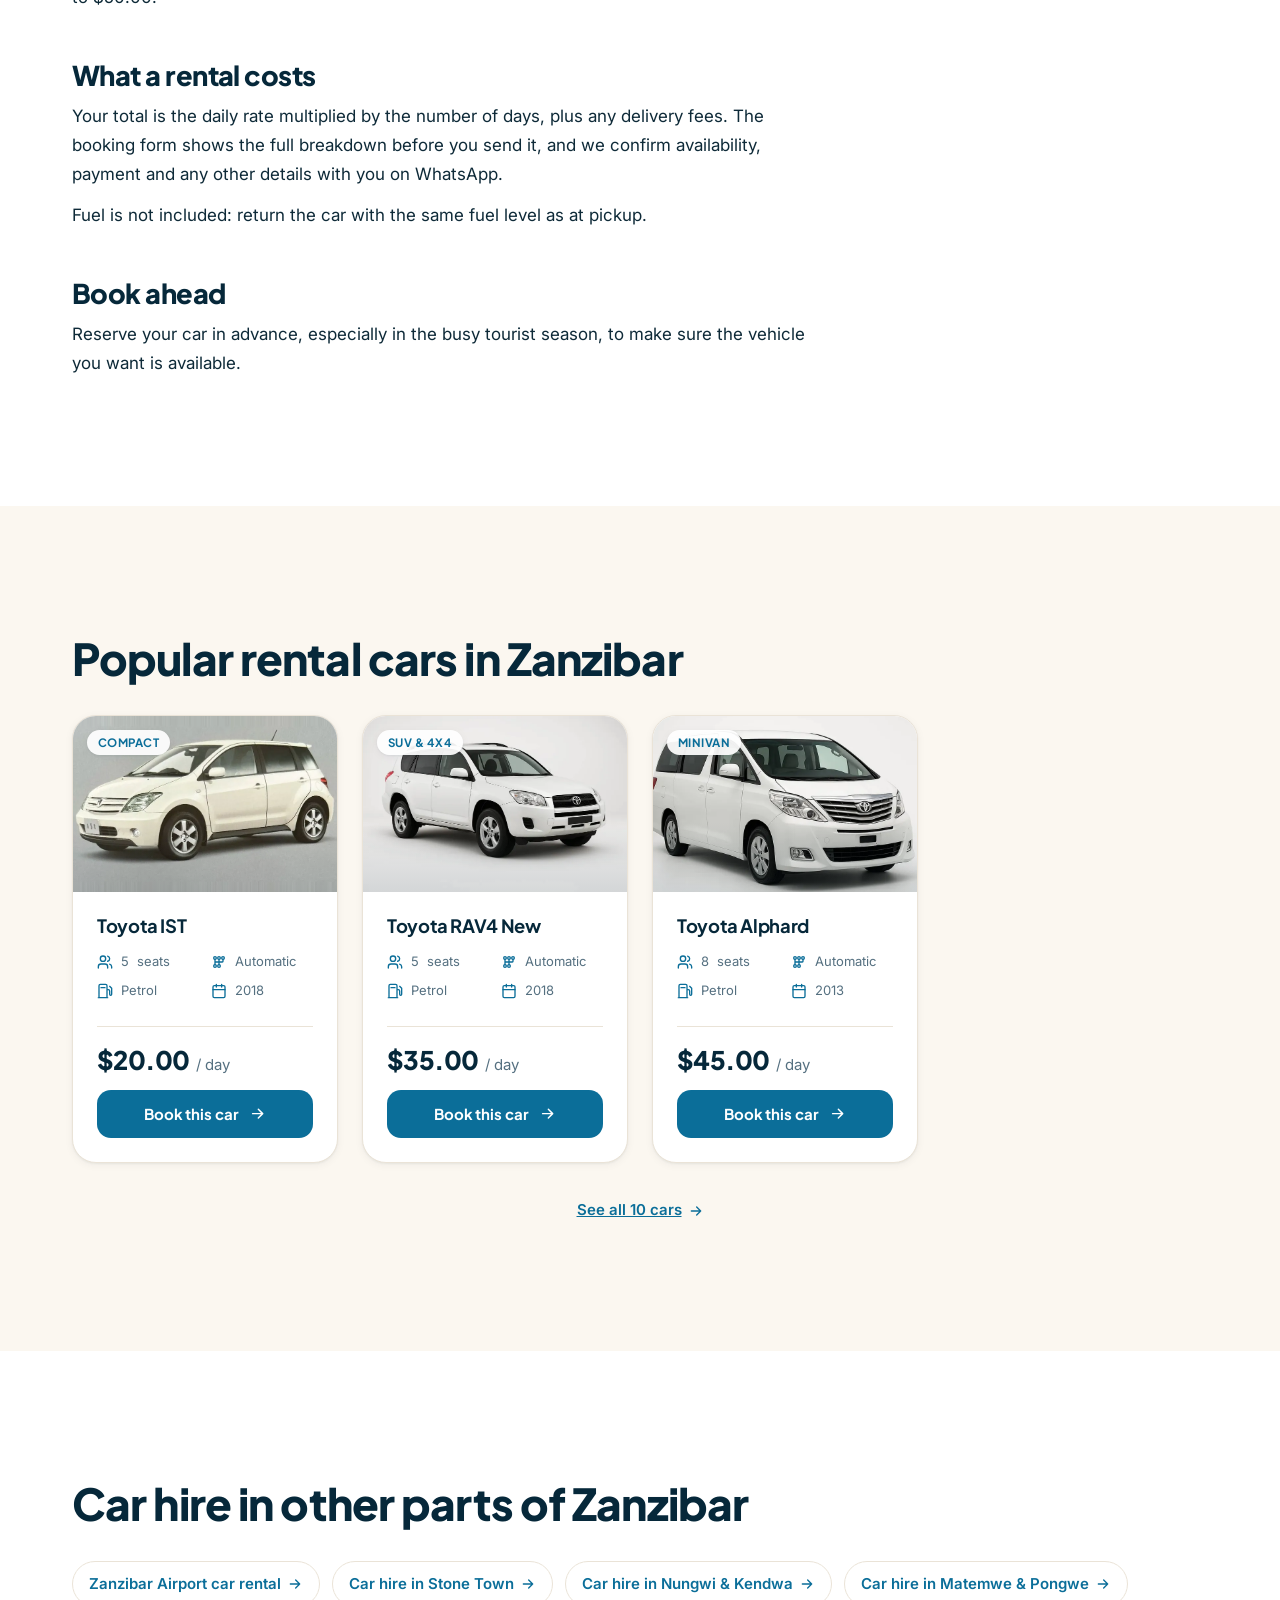
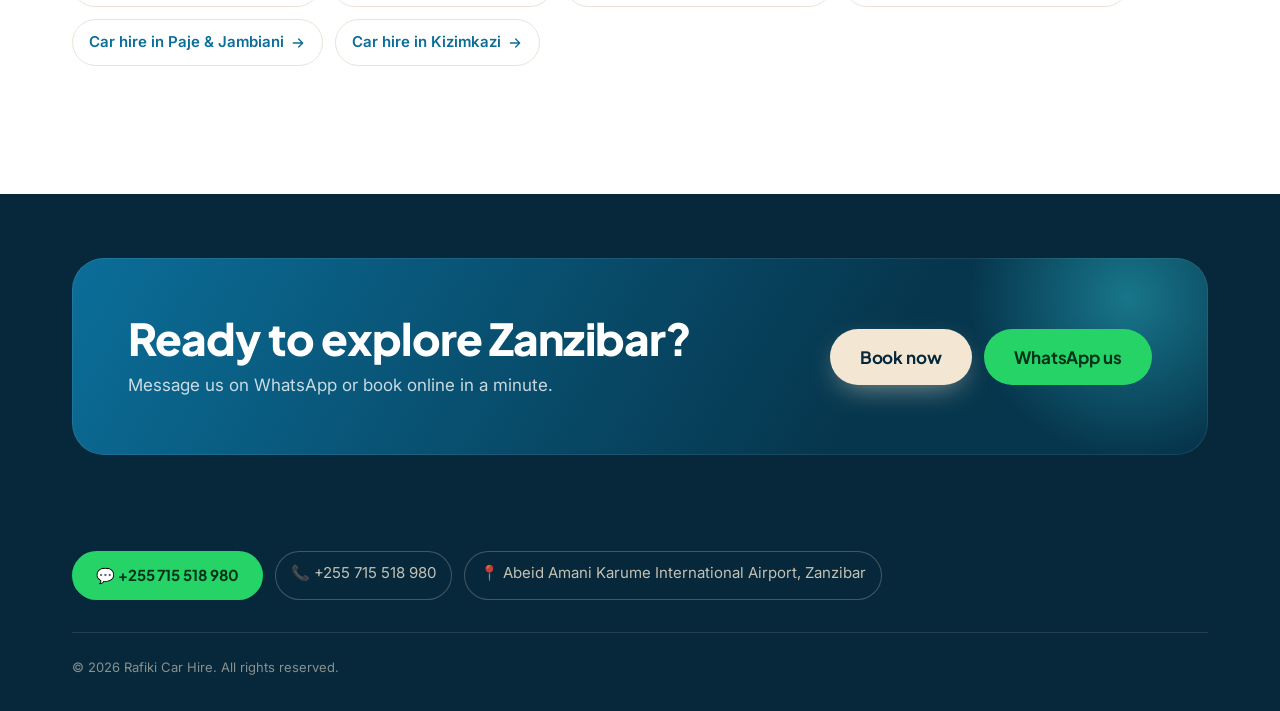
<file: driving-in-zanzibar/index.html>
<!doctype html>
<html lang="en">
  <head>
    <meta charset="UTF-8" />
    <meta name="viewport" content="width=device-width, initial-scale=1" />
    <title>Driving in Zanzibar: A Guide for Visitors | Rafiki Car Hire</title>
    <meta name="description" content="What you need to rent and drive a car in Zanzibar: driving permit, road rules, choosing a vehicle, delivery fees and how booking works." />
    <meta name="robots" content="index, follow, max-image-preview:large" />
    <link rel="canonical" href="https://kingkunta28.github.io/ZanCarRental/driving-in-zanzibar/" />
    <meta property="og:type" content="website" />
    <meta property="og:site_name" content="Rafiki Car Hire" />
    <meta property="og:locale" content="en_GB" />
    <meta property="og:title" content="Driving in Zanzibar: A Guide for Visitors | Rafiki Car Hire" />
    <meta property="og:description" content="What you need to rent and drive a car in Zanzibar: driving permit, road rules, choosing a vehicle, delivery fees and how booking works." />
    <meta property="og:url" content="https://kingkunta28.github.io/ZanCarRental/driving-in-zanzibar/" />
    <meta property="og:image" content="https://kingkunta28.github.io/ZanCarRental/images/rafiki-car-hire-zanzibar-og.jpg" />
    <meta property="og:image:width" content="1200" />
    <meta property="og:image:height" content="630" />
    <meta property="og:image:alt" content="Rafiki Car Hire, car hire in Zanzibar" />
    <meta name="twitter:card" content="summary_large_image" />
    <meta name="twitter:title" content="Driving in Zanzibar: A Guide for Visitors | Rafiki Car Hire" />
    <meta name="twitter:description" content="What you need to rent and drive a car in Zanzibar: driving permit, road rules, choosing a vehicle, delivery fees and how booking works." />
    <meta name="twitter:image" content="https://kingkunta28.github.io/ZanCarRental/images/rafiki-car-hire-zanzibar-og.jpg" />
    <meta name="geo.region" content="TZ-15" />
    <meta name="geo.placename" content="Zanzibar" />
    <script type="application/ld+json">{"@context":"https://schema.org","@graph":[{"@type":"WebPage","@id":"https://kingkunta28.github.io/ZanCarRental/driving-in-zanzibar/#webpage","url":"https://kingkunta28.github.io/ZanCarRental/driving-in-zanzibar/","name":"Driving in Zanzibar: A Guide for Visitors | Rafiki Car Hire","description":"What you need to rent and drive a car in Zanzibar: driving permit, road rules, choosing a vehicle, delivery fees and how booking works.","inLanguage":"en","isPartOf":{"@id":"https://kingkunta28.github.io/ZanCarRental/#website"},"about":{"@id":"https://kingkunta28.github.io/ZanCarRental/#business"},"breadcrumb":{"@id":"https://kingkunta28.github.io/ZanCarRental/driving-in-zanzibar/#breadcrumb"},"primaryImageOfPage":"https://kingkunta28.github.io/ZanCarRental/images/cars/toyota-ist-2018-compact-car-hire-zanzibar.webp"},{"@type":"BreadcrumbList","@id":"https://kingkunta28.github.io/ZanCarRental/driving-in-zanzibar/#breadcrumb","itemListElement":[{"@type":"ListItem","position":1,"name":"Home","item":"https://kingkunta28.github.io/ZanCarRental/"},{"@type":"ListItem","position":2,"name":"Driving in Zanzibar","item":"https://kingkunta28.github.io/ZanCarRental/driving-in-zanzibar/"}]},{"@type":"AutoRental","@id":"https://kingkunta28.github.io/ZanCarRental/#business","name":"Rafiki Car Hire","url":"https://kingkunta28.github.io/ZanCarRental/","telephone":"+255715518980"}]}</script>
    <meta name="theme-color" content="#06364D" />
    <link rel="icon" type="image/png" href="../images/favicon.png" />
    <link rel="apple-touch-icon" href="../images/favicon.png" />
    <link rel="preconnect" href="https://fonts.googleapis.com" />
    <link rel="preconnect" href="https://fonts.gstatic.com" crossorigin />
    <link rel="preload" as="style" href="https://fonts.googleapis.com/css2?family=Inter:wght@400;500;600&family=Plus+Jakarta+Sans:wght@500;600;700;800&display=swap" onload="this.onload=null;this.rel='stylesheet'" />
    <noscript><link rel="stylesheet" href="https://fonts.googleapis.com/css2?family=Inter:wght@400;500;600&family=Plus+Jakarta+Sans:wght@500;600;700;800&display=swap" /></noscript>
    <link rel="stylesheet" href="../css.css" />
  </head>
  <body class="subpage">
    <a class="skip" href="#main" data-t="skip">Skip to content</a>
    <header class="hdr" id="hdr">
      <div class="wrap bar">
        <a class="logo" href="../"><span class="logo-mark"><img src="../images/logo-mark.webp" alt="" width="284" height="160" /></span><span>Rafiki Car Hire</span></a>
        <nav class="nav" id="nav" aria-label="Main">
          <a href="../" data-t="nav_home">Home</a>
          <a href="../#fleetsec" data-t="nav_fleet">Cars</a>
          <a href="../#how" data-t="nav_how">How it works</a>
          <a href="../?#book" data-t="nav_book">Book</a>
          <a href="../#areas" data-t="nav_areas">Delivery areas</a>
          <a href="../#faq" data-t="nav_faq">FAQ</a>
          <a href="#contact" data-t="nav_contact">Contact</a>
          <div class="nav-extra">
            <select class="lang" aria-label="Language"><option value="en">English</option><option value="sw">Kiswahili</option><option value="it">Italiano</option><option value="de">Deutsch</option><option value="fr">Français</option><option value="es">Español</option></select>
            <a class="btn btn-wa" href="https://wa.me/255715518980?text=Hello%20Rafiki%20Car%20Hire%2C%20I%20would%20like%20to%20rent%20a%20car%20in%20Zanzibar." target="_blank" rel="noopener"><span data-t="wa">WhatsApp us</span></a>
          </div>
        </nav>
        <div class="tools">
          <select class="lang" id="lang" aria-label="Language"><option value="en">EN</option><option value="sw">SW</option><option value="it">IT</option><option value="de">DE</option><option value="fr">FR</option><option value="es">ES</option></select>
          <a class="btn btn-wa sm hide-m" href="https://wa.me/255715518980?text=Hello%20Rafiki%20Car%20Hire%2C%20I%20would%20like%20to%20rent%20a%20car%20in%20Zanzibar." target="_blank" rel="noopener"><span data-t="wa">WhatsApp us</span></a>
          <button class="menu" id="menu" type="button" aria-label="Menu" aria-controls="nav" aria-expanded="false"><span></span><span></span></button>
        </div>
      </div>
    </header>

    <main id="main">
      <section class="phero">
        <div class="wrap phero-grid">
          <div class="phero-copy">
            <nav class="crumbs" aria-label="Breadcrumb">
              <ol><li><a href="../" data-t="nav_home">Home</a></li><li aria-current="page"><span data-t="lbl_driving-in-zanzibar">Driving in Zanzibar</span></li></ol>
            </nav>
            <p class="eyebrow"><span data-t="g_k">Essential guide</span></p>
            <h1 data-t="h1">Driving in Zanzibar: A Guide for Visitors</h1>
            <p class="hero-p" data-t="intro">Renting a car is one of the easiest ways to see Zanzibar, from Stone Town to the beaches of Nungwi, Paje and Kizimkazi. Here is what to know before you rent and drive.</p>
            <div class="hero-cta">
              <a class="btn btn-sand lg" href="../?#book"><span data-t="bk_driving-in-zanzibar">Book a car</span><svg class="ic" viewBox="0 0 24 24" aria-hidden="true"><path d="M5 12h14M13 6l6 6-6 6"/></svg></a>
              <a class="btn btn-glass lg" href="https://wa.me/255715518980?text=Hello%20Rafiki%20Car%20Hire%2C%20I%20would%20like%20to%20rent%20a%20car%20in%20Zanzibar." target="_blank" rel="noopener"><span data-t="pg_ask">Ask on WhatsApp</span></a>
            </div>
            <ul class="phero-facts">
              <li data-t="w1t">Clear prices</li>
              <li data-t="w3t">Support any time</li>
              <li data-t="w4t">Well-kept cars</li>
            </ul>
          </div>
          <figure class="phero-card pc-photo">
            <div class="pc-media"><img src="../images/hero.webp" alt="Turquoise lagoon and palm-lined beach on Zanzibar's east coast" width="1600" height="1000" fetchpriority="high" decoding="async" /><span class="pc-badge" data-t="g_k">Essential guide</span></div>
            <figcaption>
              <span><span class="pc-name"><span data-t="lbl_driving-in-zanzibar">Driving in Zanzibar</span></span><span class="pc-meta" data-t="g_p">Seven things to know before you rent and drive in Zanzibar.</span></span>
              <span class="pc-price"><span data-t="stat_from">per day, from</span><b>$20.00</b></span>
            </figcaption>
            <ul class="pc-fees"><li><span data-t="lbl_car-hire-zanzibar-airport">Zanzibar Airport</span><span class="fee-pill is-free" data-t="free">Free</span></li><li><span data-t="l_town">Zanzibar Town</span><span class="fee-pill is-free" data-t="free">Free</span></li><li><span data-t="pg_other">Other locations</span><span class="fee-pill is-paid" data-t="area_paid">$25.00 each way</span></li></ul>
          </figure>
        </div>
      </section>

      <section class="page-body">
        <div class="wrap page-grid">
          <article class="prose">
          <h2 data-t="s0h">Driving permit and licence</h2>
          <p data-t="s0b0">Every driver needs a Zanzibar driving permit ($25 per driver) in addition to their home licence. We arrange the permit before you arrive. Bring your licence and passport and keep them with you while driving.</p>

          <h2 data-t="s1h">Road rules and safety</h2>
          <p data-t="s1b0">Zanzibar drives on the left. Police checkpoints are common, so slow down and stop when asked. Outside the towns you will share the road with pedestrians, cyclists, motorbikes and animals, and many rural roads have no street lights, so take extra care after dark.</p>

          <h2 data-t="s2h">Choosing the right vehicle</h2>
          <p data-t="s2b0">Check that the vehicle fits your trip: the roads you will drive, the number of passengers and how much luggage you carry.</p>
          <ul><li data-t="s2b1i0">Compact cars (Toyota IST, Nissan Juke): economical for couples and main roads.</li><li data-t="s2b1i1">SUVs and 4x4s (Toyota RAV4, Vanguard, Harrier, Land Cruiser, Suzuki Escudo): more comfortable on sandy village and hotel roads.</li><li data-t="s2b1i2">Minivan (Toyota Alphard): up to eight passengers.</li><li data-t="s2b1i3">Pickup (Toyota Hilux): room for kitesurf boards and gear.</li></ul>

          <h2 data-t="s3h">Pickup, return and delivery fees</h2>
          <p data-t="s3b0">Confirm clear pickup and return places and times when you book to avoid delays. Delivery and collection are free at Zanzibar Airport and in Zanzibar Town (Stone Town). Anywhere else costs $25.00 for the pickup and $25.00 for the return, so both outside the free zone comes to $50.00.</p>

          <h2 data-t="s4h">What a rental costs</h2>
          <p data-t="s4b0">Your total is the daily rate multiplied by the number of days, plus any delivery fees. The booking form shows the full breakdown before you send it, and we confirm availability, payment and any other details with you on WhatsApp.</p>
          <p data-t="s4b1">Fuel is not included: return the car with the same fuel level as at pickup.</p>

          <h2 data-t="s5h">Book ahead</h2>
          <p data-t="s5b0">Reserve your car in advance, especially in the busy tourist season, to make sure the vehicle you want is available.</p>
          </article>
          <aside class="page-side">
            <div class="side-card">
              <h2 data-t="side_h">Delivery fees</h2>
              <ul class="fee-list"><li><span data-t="lbl_car-hire-zanzibar-airport">Zanzibar Airport</span><span class="fee-pill is-free" data-t="free">Free</span></li><li><span data-t="l_town">Zanzibar Town</span><span class="fee-pill is-free" data-t="free">Free</span></li><li><span data-t="pg_other">Other locations</span><span class="fee-pill is-paid" data-t="area_paid">$25.00 each way</span></li></ul>
              <p class="side-note" data-t="pg_side_note">Pickup and return are charged separately. Zanzibar Airport and Zanzibar Town (Stone Town) are always free.</p>
              <p class="side-from" data-th="side_from">Cars from <b>$20.00</b> per day</p>
              <a class="btn btn-sand" href="../?#book"><span data-t="pg_check">Check prices and book</span></a>
              <a class="btn btn-wa" href="https://wa.me/255715518980?text=Hello%20Rafiki%20Car%20Hire%2C%20I%20would%20like%20to%20rent%20a%20car%20in%20Zanzibar." target="_blank" rel="noopener">WhatsApp +255 715 518 980</a>
            </div>
          </aside>
        </div>
      </section>

      <section class="page-cars">
        <div class="wrap">
          <h2 data-t="cars_h">Popular rental cars in Zanzibar</h2>
          <div class="grid">
    <article class="card">
      <div class="card-media"><img src="../images/cars/toyota-ist-2018-compact-car-hire-zanzibar.webp" alt="Toyota IST 2018 compact car for hire in Zanzibar" width="800" height="533" loading="lazy" decoding="async"><span class="tag" data-t="cat_small">Compact</span></div>
      <div class="cb">
        <h3>Toyota IST</h3>
        <ul class="specs">
          <li><svg class="ic" viewBox="0 0 24 24" aria-hidden="true"><path d="M16 21v-2a4 4 0 0 0-4-4H6a4 4 0 0 0-4 4v2"/><circle cx="9" cy="7" r="4"/><path d="M22 21v-2a4 4 0 0 0-3-3.87M16 3.13a4 4 0 0 1 0 7.75"/></svg>5 <span data-t="seats">seats</span></li>
          <li><svg class="ic" viewBox="0 0 24 24" aria-hidden="true"><circle cx="6" cy="6" r="2"/><circle cx="12" cy="6" r="2"/><circle cx="18" cy="6" r="2"/><circle cx="6" cy="18" r="2"/><circle cx="12" cy="18" r="2"/><path d="M6 8v8M12 8v8M18 8v3a1 1 0 0 1-1 1H6"/></svg><span data-t="v_Automatic">Automatic</span></li>
          <li><svg class="ic" viewBox="0 0 24 24" aria-hidden="true"><path d="M3 22V4a2 2 0 0 1 2-2h8a2 2 0 0 1 2 2v18M2 22h14M6 7h6M15 10h2a2 2 0 0 1 2 2v5a1.5 1.5 0 0 0 3 0V8l-3-3"/></svg><span data-t="v_Petrol">Petrol</span></li>
          <li><svg class="ic" viewBox="0 0 24 24" aria-hidden="true"><rect x="3" y="4" width="18" height="18" rx="2"/><path d="M16 2v4M8 2v4M3 10h18"/></svg>2018</li></ul>
        <div class="card-foot">
          <p class="price"><b>$20.00</b><span data-t="per_day">/ day</span></p>
          <a class="btn btn-b" href="../?car=toyota-ist#book"><span data-t="book_car">Book this car</span><svg class="ic" viewBox="0 0 24 24" aria-hidden="true"><path d="M5 12h14M13 6l6 6-6 6"/></svg></a>
        </div>
      </div>
    </article>
    <article class="card">
      <div class="card-media"><img src="../images/cars/toyota-rav4-2018-suv-rental-zanzibar.webp" alt="Toyota RAV4 New 2018 SUV for hire in Zanzibar" width="800" height="533" loading="lazy" decoding="async"><span class="tag" data-t="cat_suv">SUV &amp; 4x4</span></div>
      <div class="cb">
        <h3>Toyota RAV4 New</h3>
        <ul class="specs">
          <li><svg class="ic" viewBox="0 0 24 24" aria-hidden="true"><path d="M16 21v-2a4 4 0 0 0-4-4H6a4 4 0 0 0-4 4v2"/><circle cx="9" cy="7" r="4"/><path d="M22 21v-2a4 4 0 0 0-3-3.87M16 3.13a4 4 0 0 1 0 7.75"/></svg>5 <span data-t="seats">seats</span></li>
          <li><svg class="ic" viewBox="0 0 24 24" aria-hidden="true"><circle cx="6" cy="6" r="2"/><circle cx="12" cy="6" r="2"/><circle cx="18" cy="6" r="2"/><circle cx="6" cy="18" r="2"/><circle cx="12" cy="18" r="2"/><path d="M6 8v8M12 8v8M18 8v3a1 1 0 0 1-1 1H6"/></svg><span data-t="v_Automatic">Automatic</span></li>
          <li><svg class="ic" viewBox="0 0 24 24" aria-hidden="true"><path d="M3 22V4a2 2 0 0 1 2-2h8a2 2 0 0 1 2 2v18M2 22h14M6 7h6M15 10h2a2 2 0 0 1 2 2v5a1.5 1.5 0 0 0 3 0V8l-3-3"/></svg><span data-t="v_Petrol">Petrol</span></li>
          <li><svg class="ic" viewBox="0 0 24 24" aria-hidden="true"><rect x="3" y="4" width="18" height="18" rx="2"/><path d="M16 2v4M8 2v4M3 10h18"/></svg>2018</li></ul>
        <div class="card-foot">
          <p class="price"><b>$35.00</b><span data-t="per_day">/ day</span></p>
          <a class="btn btn-b" href="../?car=rav4-2018#book"><span data-t="book_car">Book this car</span><svg class="ic" viewBox="0 0 24 24" aria-hidden="true"><path d="M5 12h14M13 6l6 6-6 6"/></svg></a>
        </div>
      </div>
    </article>
    <article class="card">
      <div class="card-media"><img src="../images/cars/toyota-alphard-minivan-rental-zanzibar.webp" alt="Toyota Alphard 2013 minivan for hire in Zanzibar" width="800" height="533" loading="lazy" decoding="async"><span class="tag" data-t="cat_van">Minivan</span></div>
      <div class="cb">
        <h3>Toyota Alphard</h3>
        <ul class="specs">
          <li><svg class="ic" viewBox="0 0 24 24" aria-hidden="true"><path d="M16 21v-2a4 4 0 0 0-4-4H6a4 4 0 0 0-4 4v2"/><circle cx="9" cy="7" r="4"/><path d="M22 21v-2a4 4 0 0 0-3-3.87M16 3.13a4 4 0 0 1 0 7.75"/></svg>8 <span data-t="seats">seats</span></li>
          <li><svg class="ic" viewBox="0 0 24 24" aria-hidden="true"><circle cx="6" cy="6" r="2"/><circle cx="12" cy="6" r="2"/><circle cx="18" cy="6" r="2"/><circle cx="6" cy="18" r="2"/><circle cx="12" cy="18" r="2"/><path d="M6 8v8M12 8v8M18 8v3a1 1 0 0 1-1 1H6"/></svg><span data-t="v_Automatic">Automatic</span></li>
          <li><svg class="ic" viewBox="0 0 24 24" aria-hidden="true"><path d="M3 22V4a2 2 0 0 1 2-2h8a2 2 0 0 1 2 2v18M2 22h14M6 7h6M15 10h2a2 2 0 0 1 2 2v5a1.5 1.5 0 0 0 3 0V8l-3-3"/></svg><span data-t="v_Petrol">Petrol</span></li>
          <li><svg class="ic" viewBox="0 0 24 24" aria-hidden="true"><rect x="3" y="4" width="18" height="18" rx="2"/><path d="M16 2v4M8 2v4M3 10h18"/></svg>2013</li></ul>
        <div class="card-foot">
          <p class="price"><b>$45.00</b><span data-t="per_day">/ day</span></p>
          <a class="btn btn-b" href="../?car=toyota-alphad#book"><span data-t="book_car">Book this car</span><svg class="ic" viewBox="0 0 24 24" aria-hidden="true"><path d="M5 12h14M13 6l6 6-6 6"/></svg></a>
        </div>
      </div>
    </article>
          </div>
          <p class="all-cars"><a href="../#fleetsec"><span data-t="all_cars">See all 10 cars</span><svg class="ic" viewBox="0 0 24 24" aria-hidden="true"><path d="M5 12h14M13 6l6 6-6 6"/></svg></a></p>
        </div>
      </section>

      <section class="page-more">
        <div class="wrap">
          <h2 data-t="pg_more">Car hire in other parts of Zanzibar</h2>
          <ul class="area-links"><li><a href="../car-hire-zanzibar-airport/"><span data-t="lk_car-hire-zanzibar-airport">Zanzibar Airport car rental</span><svg class="ic" viewBox="0 0 24 24" aria-hidden="true"><path d="M5 12h14M13 6l6 6-6 6"/></svg></a></li><li><a href="../car-hire-stone-town/"><span data-t="lk_car-hire-stone-town">Car hire in Stone Town</span><svg class="ic" viewBox="0 0 24 24" aria-hidden="true"><path d="M5 12h14M13 6l6 6-6 6"/></svg></a></li><li><a href="../car-hire-nungwi-kendwa/"><span data-t="lk_car-hire-nungwi-kendwa">Car hire in Nungwi &amp; Kendwa</span><svg class="ic" viewBox="0 0 24 24" aria-hidden="true"><path d="M5 12h14M13 6l6 6-6 6"/></svg></a></li><li><a href="../car-hire-matemwe-pongwe/"><span data-t="lk_car-hire-matemwe-pongwe">Car hire in Matemwe &amp; Pongwe</span><svg class="ic" viewBox="0 0 24 24" aria-hidden="true"><path d="M5 12h14M13 6l6 6-6 6"/></svg></a></li><li><a href="../car-hire-paje-jambiani/"><span data-t="lk_car-hire-paje-jambiani">Car hire in Paje &amp; Jambiani</span><svg class="ic" viewBox="0 0 24 24" aria-hidden="true"><path d="M5 12h14M13 6l6 6-6 6"/></svg></a></li><li><a href="../car-hire-kizimkazi/"><span data-t="lk_car-hire-kizimkazi">Car hire in Kizimkazi</span><svg class="ic" viewBox="0 0 24 24" aria-hidden="true"><path d="M5 12h14M13 6l6 6-6 6"/></svg></a></li></ul>
        </div>
      </section>
    </main>

    <footer id="contact">
      <div class="wrap">
        <div class="cta-band">
          <div>
            <h2 data-t="cta_h">Ready to explore Zanzibar?</h2>
            <p data-t="pg_cta_p">Message us on WhatsApp or book online in a minute.</p>
          </div>
          <div class="cta-actions">
            <a class="btn btn-sand lg" href="../?#book"><span data-t="cta_book">Book now</span></a>
            <a class="btn btn-wa lg" href="https://wa.me/255715518980?text=Hello%20Rafiki%20Car%20Hire%2C%20I%20would%20like%20to%20rent%20a%20car%20in%20Zanzibar." target="_blank" rel="noopener"><span data-t="wa">WhatsApp us</span></a>
          </div>
        </div>
        <div class="foot-contact page-contact"><a class="btn btn-wa" href="https://wa.me/255715518980" target="_blank" rel="noopener">💬 +255 715 518 980</a>
   <a class="addr" href="tel:+255715518980">📞 +255 715 518 980</a>
   <a class="addr" href="https://maps.google.com/?q=Abeid%20Amani%20Karume%20International%20Airport%2C%20Zanzibar" target="_blank" rel="noopener">📍 Abeid Amani Karume International Airport, Zanzibar</a></div>
        <p class="copy">© 2026 Rafiki Car Hire. <span data-t="rights">All rights reserved.</span></p>
      </div>
    </footer>

    <a class="float" href="https://wa.me/255715518980?text=Hello%20Rafiki%20Car%20Hire%2C%20I%20would%20like%20to%20rent%20a%20car%20in%20Zanzibar." target="_blank" rel="noopener" aria-label="WhatsApp">
      <svg viewBox="0 0 24 24" aria-hidden="true"><path d="M7.9 20A9 9 0 1 0 4 16.1L2 22Z" /></svg>
      <span>WhatsApp</span>
    </a>
    <script type="application/json" id="i18n">{"en":{"__title":"Driving in Zanzibar: A Guide for Visitors | Rafiki Car Hire","s0h":"Driving permit and licence","s0b0":"Every driver needs a Zanzibar driving permit ($25 per driver) in addition to their home licence. We arrange the permit before you arrive. Bring your licence and passport and keep them with you while driving.","s1h":"Road rules and safety","s1b0":"Zanzibar drives on the left. Police checkpoints are common, so slow down and stop when asked. Outside the towns you will share the road with pedestrians, cyclists, motorbikes and animals, and many rural roads have no street lights, so take extra care after dark.","s2h":"Choosing the right vehicle","s2b0":"Check that the vehicle fits your trip: the roads you will drive, the number of passengers and how much luggage you carry.","s2b1i0":"Compact cars (Toyota IST, Nissan Juke): economical for couples and main roads.","s2b1i1":"SUVs and 4x4s (Toyota RAV4, Vanguard, Harrier, Land Cruiser, Suzuki Escudo): more comfortable on sandy village and hotel roads.","s2b1i2":"Minivan (Toyota Alphard): up to eight passengers.","s2b1i3":"Pickup (Toyota Hilux): room for kitesurf boards and gear.","s3h":"Pickup, return and delivery fees","s3b0":"Confirm clear pickup and return places and times when you book to avoid delays. Delivery and collection are free at Zanzibar Airport and in Zanzibar Town (Stone Town). Anywhere else costs $25.00 for the pickup and $25.00 for the return, so both outside the free zone comes to $50.00.","s4h":"What a rental costs","s4b0":"Your total is the daily rate multiplied by the number of days, plus any delivery fees. The booking form shows the full breakdown before you send it, and we confirm availability, payment and any other details with you on WhatsApp.","s4b1":"Fuel is not included: return the car with the same fuel level as at pickup.","s5h":"Book ahead","s5b0":"Reserve your car in advance, especially in the busy tourist season, to make sure the vehicle you want is available.","lbl_car-hire-zanzibar-airport":"Zanzibar Airport","free":"Free","l_town":"Zanzibar Town","pg_other":"Other locations","area_paid":"$25.00 each way","lk_car-hire-zanzibar-airport":"Zanzibar Airport car rental","lk_car-hire-stone-town":"Car hire in Stone Town","lk_car-hire-nungwi-kendwa":"Car hire in Nungwi & Kendwa","lk_car-hire-matemwe-pongwe":"Car hire in Matemwe & Pongwe","lk_car-hire-paje-jambiani":"Car hire in Paje & Jambiani","lk_car-hire-kizimkazi":"Car hire in Kizimkazi","chip":"Airport and hotel delivery","g_k":"Essential guide","lbl_driving-in-zanzibar":"Driving in Zanzibar","g_p":"Seven things to know before you rent and drive in Zanzibar.","stat_from":"per day, from","skip":"Skip to content","nav_home":"Home","nav_fleet":"Cars","nav_how":"How it works","nav_book":"Book","nav_areas":"Delivery areas","nav_faq":"FAQ","nav_contact":"Contact","wa":"WhatsApp us","h1":"Driving in Zanzibar: A Guide for Visitors","intro":"Renting a car is one of the easiest ways to see Zanzibar, from Stone Town to the beaches of Nungwi, Paje and Kizimkazi. Here is what to know before you rent and drive.","bk_driving-in-zanzibar":"Book a car","pg_ask":"Ask on WhatsApp","w1t":"Clear prices","w3t":"Support any time","w4t":"Well-kept cars","side_h":"Delivery fees","pg_side_note":"Pickup and return are charged separately. Zanzibar Airport and Zanzibar Town (Stone Town) are always free.","side_from":"Cars from \u003cb>$20.00\u003c/b> per day","pg_check":"Check prices and book","cars_h":"Popular rental cars in Zanzibar","cat_small":"Compact","seats":"seats","v_Automatic":"Automatic","v_Petrol":"Petrol","per_day":"/ day","book_car":"Book this car","cat_suv":"SUV & 4x4","cat_van":"Minivan","all_cars":"See all 10 cars","pg_more":"Car hire in other parts of Zanzibar","cta_h":"Ready to explore Zanzibar?","pg_cta_p":"Message us on WhatsApp or book online in a minute.","cta_book":"Book now","rights":"All rights reserved."},"sw":{"__title":"Kuendesha Gari Zanzibar: Mwongozo kwa Wageni | Rafiki Car Hire","s0h":"Kibali cha udereva na leseni","s0b0":"Kila dereva anahitaji kibali cha udereva cha Zanzibar ($25 kwa kila dereva) pamoja na leseni ya nchini kwake. Tunaandaa kibali kabla hujafika. Beba leseni na pasipoti yako na uwe nazo unapoendesha.","s1h":"Sheria za barabarani na usalama","s1b0":"Zanzibar magari huendeshwa upande wa kushoto. Vizuizi vya polisi ni vya kawaida, hivyo punguza mwendo na simama unapoombwa. Nje ya miji utashiriki barabara na watembea kwa miguu, waendesha baiskeli, pikipiki na wanyama, na barabara nyingi za vijijini hazina taa, hivyo kuwa mwangalifu zaidi baada ya giza kuingia.","s2h":"Kuchagua gari linalofaa","s2b0":"Hakikisha gari linafaa safari yako: barabara utakazopita, idadi ya abiria na kiasi cha mizigo.","s2b1i0":"Magari madogo (Toyota IST, Nissan Juke): ya gharama nafuu kwa watu wawili na barabara kuu.","s2b1i1":"SUV na 4x4 (Toyota RAV4, Vanguard, Harrier, Land Cruiser, Suzuki Escudo): rahisi zaidi kwenye barabara za mchanga za vijijini na hoteli.","s2b1i2":"Minivan (Toyota Alphard): hadi abiria wanane.","s2b1i3":"Pickup (Toyota Hilux): nafasi ya mbao na vifaa vya kitesurf.","s3h":"Kuchukua, kurudisha na ada za kuleta","s3b0":"Thibitisha mahali na muda wa kuchukua na kurudisha unapoweka nafasi ili kuepuka ucheleweshaji. Kuleta na kuchukua gari ni bure uwanja wa ndege wa Zanzibar na Mji wa Zanzibar (Stone Town). Maeneo mengine ni $25.00 kwa kuleta na $25.00 kwa kurudisha, hivyo yote mawili nje ya eneo la bure ni $50.00.","s4h":"Gharama ya kukodisha","s4b0":"Jumla yako ni bei ya siku mara idadi ya siku, pamoja na ada zozote za kuleta. Fomu ya nafasi inaonyesha mchanganuo kamili kabla hujatuma, na tunathibitisha upatikanaji, malipo na maelezo mengine nawe kupitia WhatsApp.","s4b1":"Mafuta hayajajumuishwa: rudisha gari na kiwango cha mafuta kilekile kama wakati wa kuchukua.","s5h":"Weka nafasi mapema","s5b0":"Weka nafasi ya gari lako mapema, hasa msimu wa watalii wengi, ili kuhakikisha gari unalotaka linapatikana.","lbl_car-hire-zanzibar-airport":"Uwanja wa ndege wa Zanzibar","free":"Bure","l_town":"Mji wa Zanzibar","pg_other":"Maeneo mengine","area_paid":"$25.00 kila upande","lk_car-hire-zanzibar-airport":"Kukodisha gari uwanja wa ndege","lk_car-hire-stone-town":"Kukodisha gari Stone Town","lk_car-hire-nungwi-kendwa":"Kukodisha gari Nungwi na Kendwa","lk_car-hire-matemwe-pongwe":"Kukodisha gari Matemwe na Pongwe","lk_car-hire-paje-jambiani":"Kukodisha gari Paje na Jambiani","lk_car-hire-kizimkazi":"Kukodisha gari Kizimkazi","chip":"Tunaleta uwanja wa ndege au hotelini","g_k":"Mwongozo muhimu","lbl_driving-in-zanzibar":"Kuendesha gari Zanzibar","g_p":"Mambo saba ya kujua kabla ya kukodisha na kuendesha gari Zanzibar.","stat_from":"kwa siku, kuanzia","skip":"Ruka hadi maudhui","nav_home":"Nyumbani","nav_fleet":"Magari","nav_how":"Jinsi inavyofanya kazi","nav_book":"Weka nafasi","nav_areas":"Maeneo tunayofikia","nav_faq":"Maswali","nav_contact":"Mawasiliano","wa":"Tuandikie WhatsApp","h1":"Kuendesha gari Zanzibar: mwongozo kwa wageni","intro":"Kukodisha gari ni mojawapo ya njia rahisi zaidi za kuiona Zanzibar, kutoka Stone Town hadi fukwe za Nungwi, Paje na Kizimkazi. Haya ndiyo ya kujua kabla ya kukodisha na kuendesha.","bk_driving-in-zanzibar":"Weka nafasi ya gari","pg_ask":"Uliza kupitia WhatsApp","w1t":"Bei wazi","w3t":"Msaada wakati wowote","w4t":"Magari yaliyotunzwa","side_h":"Ada za kuleta gari","pg_side_note":"Kuleta na kurudisha hutozwa kila kimoja. Uwanja wa ndege wa Zanzibar na Mji wa Zanzibar (Stone Town) ni bure kila wakati.","side_from":"Magari kuanzia \u003cb>$20.00\u003c/b> kwa siku","pg_check":"Angalia bei na weka nafasi","cars_h":"Magari maarufu ya kukodisha Zanzibar","cat_small":"Magari madogo","seats":"viti","v_Automatic":"Automatiki","v_Petrol":"Petroli","per_day":"/ siku","book_car":"Chagua gari hili","cat_suv":"SUV na 4x4","cat_van":"Minivan","all_cars":"Tazama magari yote 10","pg_more":"Kukodisha gari maeneo mengine ya Zanzibar","cta_h":"Uko tayari kuizunguka Zanzibar?","pg_cta_p":"Tuandikie WhatsApp au weka nafasi mtandaoni kwa dakika moja.","cta_book":"Weka nafasi","rights":"Haki zote zimehifadhiwa."},"it":{"__title":"Guidare a Zanzibar: Guida per i Visitatori | Rafiki Car Hire","s0h":"Permesso di guida e patente","s0b0":"Ogni conducente ha bisogno di un permesso di guida di Zanzibar ($25 a conducente) oltre alla patente del proprio paese. Prepariamo il permesso prima del tuo arrivo. Porta patente e passaporto e tienili con te mentre guidi.","s1h":"Regole della strada e sicurezza","s1b0":"A Zanzibar si guida a sinistra. I posti di blocco della polizia sono frequenti: rallenta e fermati quando richiesto. Fuori dai centri abitati condividerai la strada con pedoni, ciclisti, moto e animali, e molte strade rurali non sono illuminate, quindi fai particolare attenzione dopo il tramonto.","s2h":"Scegliere il veicolo giusto","s2b0":"Verifica che il veicolo sia adatto al tuo viaggio: le strade che percorrerai, il numero di passeggeri e quanti bagagli porti.","s2b1i0":"Auto compatte (Toyota IST, Nissan Juke): economiche per coppie e strade principali.","s2b1i1":"SUV e 4x4 (Toyota RAV4, Vanguard, Harrier, Land Cruiser, Suzuki Escudo): più comodi sulle strade sabbiose di villaggi e hotel.","s2b1i2":"Monovolume (Toyota Alphard): fino a otto passeggeri.","s2b1i3":"Pick-up (Toyota Hilux): spazio per tavole e attrezzatura da kitesurf.","s3h":"Ritiro, riconsegna e costi di consegna","s3b0":"Concorda con chiarezza luoghi e orari di ritiro e riconsegna al momento della prenotazione per evitare ritardi. Consegna e ritiro sono gratuiti all'aeroporto di Zanzibar e a Zanzibar Town (Stone Town). Altrove costano $25.00 per la consegna e $25.00 per la riconsegna, quindi entrambi fuori dalla zona gratuita fanno $50.00.","s4h":"Quanto costa un noleggio","s4b0":"Il totale è la tariffa giornaliera moltiplicata per il numero di giorni, più gli eventuali costi di consegna. Il modulo di prenotazione mostra il dettaglio completo prima dell'invio, e confermiamo con te disponibilità, pagamento e ogni altro dettaglio su WhatsApp.","s4b1":"Il carburante non è incluso: riconsegna l'auto con lo stesso livello che aveva al ritiro.","s5h":"Prenota in anticipo","s5b0":"Prenota l'auto in anticipo, soprattutto in alta stagione, per essere sicuro che il veicolo che desideri sia disponibile.","lbl_car-hire-zanzibar-airport":"Aeroporto di Zanzibar","free":"Gratis","l_town":"Zanzibar Town","pg_other":"Altre località","area_paid":"$25.00 a tratta","lk_car-hire-zanzibar-airport":"Noleggio auto all'aeroporto di Zanzibar","lk_car-hire-stone-town":"Noleggio auto a Stone Town","lk_car-hire-nungwi-kendwa":"Noleggio auto a Nungwi e Kendwa","lk_car-hire-matemwe-pongwe":"Noleggio auto a Matemwe e Pongwe","lk_car-hire-paje-jambiani":"Noleggio auto a Paje e Jambiani","lk_car-hire-kizimkazi":"Noleggio auto a Kizimkazi","chip":"Consegna in aeroporto e hotel","g_k":"Guida essenziale","lbl_driving-in-zanzibar":"Guidare a Zanzibar","g_p":"Sette cose da sapere prima di noleggiare e guidare a Zanzibar.","stat_from":"al giorno, da","skip":"Vai al contenuto","nav_home":"Home","nav_fleet":"Auto","nav_how":"Come funziona","nav_book":"Prenota","nav_areas":"Zone di consegna","nav_faq":"FAQ","nav_contact":"Contatti","wa":"Scrivici su WhatsApp","h1":"Guidare a Zanzibar: guida per i visitatori","intro":"Noleggiare un'auto è uno dei modi più semplici per scoprire Zanzibar, da Stone Town alle spiagge di Nungwi, Paje e Kizimkazi. Ecco cosa sapere prima di noleggiare e guidare.","bk_driving-in-zanzibar":"Prenota un'auto","pg_ask":"Chiedi su WhatsApp","w1t":"Prezzi chiari","w3t":"Assistenza sempre","w4t":"Auto ben curate","side_h":"Costi di consegna","pg_side_note":"Consegna e riconsegna si pagano separatamente. L'aeroporto di Zanzibar e Zanzibar Town (Stone Town) sono sempre gratuiti.","side_from":"Auto da \u003cb>$20.00\u003c/b> al giorno","pg_check":"Vedi i prezzi e prenota","cars_h":"Le auto a noleggio più richieste a Zanzibar","cat_small":"Compatte","seats":"posti","v_Automatic":"Automatico","v_Petrol":"Benzina","per_day":"/ giorno","book_car":"Prenota questa auto","cat_suv":"SUV e 4x4","cat_van":"Monovolume","all_cars":"Vedi tutte le 10 auto","pg_more":"Noleggio auto in altre zone di Zanzibar","cta_h":"Pronto a scoprire Zanzibar?","pg_cta_p":"Scrivici su WhatsApp o prenota online in un minuto.","cta_book":"Prenota ora","rights":"Tutti i diritti riservati."},"de":{"__title":"Autofahren auf Sansibar: Ratgeber für Besucher | Rafiki Car Hire","s0h":"Fahrerlaubnis und Führerschein","s0b0":"Jeder Fahrer braucht zusätzlich zum heimischen Führerschein eine Sansibar-Fahrerlaubnis ($25 pro Fahrer). Wir besorgen sie vor deiner Ankunft. Bring Führerschein und Reisepass mit und hab beides beim Fahren dabei.","s1h":"Verkehrsregeln und Sicherheit","s1b0":"Auf Sansibar herrscht Linksverkehr. Polizeikontrollen sind häufig, also fahr langsamer und halte an, wenn du dazu aufgefordert wirst. Außerhalb der Orte teilst du die Straße mit Fußgängern, Radfahrern, Motorrädern und Tieren, und viele Landstraßen sind unbeleuchtet. Sei nach Einbruch der Dunkelheit besonders vorsichtig.","s2h":"Das passende Fahrzeug wählen","s2b0":"Prüfe, ob das Fahrzeug zu deiner Reise passt: die Straßen, die du fährst, die Zahl der Mitfahrer und wie viel Gepäck du hast.","s2b1i0":"Kompaktwagen (Toyota IST, Nissan Juke): sparsam für Paare und Hauptstraßen.","s2b1i1":"SUVs und 4x4 (Toyota RAV4, Vanguard, Harrier, Land Cruiser, Suzuki Escudo): bequemer auf sandigen Dorf- und Hotelwegen.","s2b1i2":"Van (Toyota Alphard): bis zu acht Mitfahrer.","s2b1i3":"Pick-up (Toyota Hilux): Platz für Kiteboards und Ausrüstung.","s3h":"Übergabe, Rückgabe und Liefergebühren","s3b0":"Lege bei der Buchung Übergabe- und Rückgabeort und -zeit klar fest, um Verzögerungen zu vermeiden. Lieferung und Abholung sind am Flughafen Sansibar und in Zanzibar Town (Stone Town) kostenlos. Überall sonst kosten die Übergabe $25.00 und die Rückgabe $25.00; liegen beide außerhalb der kostenlosen Zone, sind es $50.00.","s4h":"Was eine Anmietung kostet","s4b0":"Der Gesamtpreis ist der Tagespreis mal die Anzahl der Tage plus eventuelle Liefergebühren. Das Buchungsformular zeigt die vollständige Aufstellung vor dem Senden, und Verfügbarkeit, Zahlung und alle weiteren Details bestätigen wir mit dir über WhatsApp.","s4b1":"Kraftstoff ist nicht inbegriffen: Gib das Auto mit demselben Tankstand zurück wie bei der Übernahme.","s5h":"Früh buchen","s5b0":"Reserviere dein Auto rechtzeitig, besonders in der Hauptsaison, damit das gewünschte Fahrzeug sicher verfügbar ist.","lbl_car-hire-zanzibar-airport":"Flughafen Sansibar","free":"Gratis","l_town":"Sansibar-Stadt","pg_other":"Andere Orte","area_paid":"$25.00 pro Strecke","lk_car-hire-zanzibar-airport":"Mietwagen am Flughafen Sansibar","lk_car-hire-stone-town":"Mietwagen in Stone Town","lk_car-hire-nungwi-kendwa":"Mietwagen in Nungwi & Kendwa","lk_car-hire-matemwe-pongwe":"Mietwagen in Matemwe & Pongwe","lk_car-hire-paje-jambiani":"Mietwagen in Paje & Jambiani","lk_car-hire-kizimkazi":"Mietwagen in Kizimkazi","chip":"Lieferung zu Flughafen und Hotel","g_k":"Wichtiger Ratgeber","lbl_driving-in-zanzibar":"Autofahren auf Sansibar","g_p":"Sieben Dinge, die du wissen solltest, bevor du auf Sansibar ein Auto mietest und fährst.","stat_from":"pro Tag, ab","skip":"Zum Inhalt springen","nav_home":"Startseite","nav_fleet":"Autos","nav_how":"So funktioniert's","nav_book":"Buchen","nav_areas":"Liefergebiete","nav_faq":"FAQ","nav_contact":"Kontakt","wa":"Schreib uns auf WhatsApp","h1":"Autofahren auf Sansibar: Ratgeber für Besucher","intro":"Ein Mietwagen ist eine der einfachsten Möglichkeiten, Sansibar zu entdecken, von Stone Town bis zu den Stränden von Nungwi, Paje und Kizimkazi. Das solltest du wissen, bevor du mietest und losfährst.","bk_driving-in-zanzibar":"Auto buchen","pg_ask":"Per WhatsApp fragen","w1t":"Klare Preise","w3t":"Jederzeit Hilfe","w4t":"Gepflegte Autos","side_h":"Liefergebühren","pg_side_note":"Übergabe und Rückgabe werden getrennt berechnet. Der Flughafen Sansibar und Zanzibar Town (Stone Town) sind immer kostenlos.","side_from":"Autos ab \u003cb>$20.00\u003c/b> pro Tag","pg_check":"Preise prüfen und buchen","cars_h":"Beliebte Mietwagen auf Sansibar","cat_small":"Kompakt","seats":"Sitze","v_Automatic":"Automatik","v_Petrol":"Benzin","per_day":"/ Tag","book_car":"Dieses Auto buchen","cat_suv":"SUV & 4x4","cat_van":"Van","all_cars":"Alle 10 Autos ansehen","pg_more":"Mietwagen in anderen Teilen Sansibars","cta_h":"Bereit, Sansibar zu entdecken?","pg_cta_p":"Schreib uns auf WhatsApp oder buche in einer Minute online.","cta_book":"Jetzt buchen","rights":"Alle Rechte vorbehalten."},"fr":{"__title":"Conduire à Zanzibar : Guide pour les Visiteurs | Rafiki Car Hire","s0h":"Autorisation de conduire et permis","s0b0":"Chaque conducteur a besoin d'un permis de conduire de Zanzibar (25 $ par conducteur) en plus de son permis national. Nous l'obtenons avant votre arrivée. Apportez votre permis et votre passeport et gardez-les sur vous au volant.","s1h":"Code de la route et sécurité","s1b0":"À Zanzibar, on roule à gauche. Les contrôles de police sont fréquents : ralentissez et arrêtez-vous si on vous le demande. Hors des villes, vous partagerez la route avec des piétons, des cyclistes, des motos et des animaux, et de nombreuses routes rurales ne sont pas éclairées : soyez particulièrement prudent après la tombée de la nuit.","s2h":"Choisir le bon véhicule","s2b0":"Vérifiez que le véhicule convient à votre voyage : les routes empruntées, le nombre de passagers et la quantité de bagages.","s2b1i0":"Citadines (Toyota IST, Nissan Juke) : économiques pour les couples et les routes principales.","s2b1i1":"SUV et 4x4 (Toyota RAV4, Vanguard, Harrier, Land Cruiser, Suzuki Escudo) : plus confortables sur les pistes de sable des villages et des hôtels.","s2b1i2":"Monospace (Toyota Alphard) : jusqu'à huit passagers.","s2b1i3":"Pick-up (Toyota Hilux) : de la place pour les planches et le matériel de kitesurf.","s3h":"Prise en charge, retour et frais de livraison","s3b0":"Confirmez clairement lieux et horaires de prise en charge et de retour lors de la réservation pour éviter les retards. La livraison et la reprise sont gratuites à l'aéroport de Zanzibar et à Zanzibar Town (Stone Town). Ailleurs, elles coûtent $25.00 pour la prise en charge et $25.00 pour le retour, soit $50.00 si les deux sont hors de la zone gratuite.","s4h":"Combien coûte une location","s4b0":"Le total correspond au tarif journalier multiplié par le nombre de jours, plus les éventuels frais de livraison. Le formulaire affiche le détail complet avant l'envoi, et nous confirmons avec vous la disponibilité, le paiement et tout autre détail sur WhatsApp.","s4b1":"Le carburant n'est pas inclus : rendez la voiture avec le même niveau qu'à la prise en charge.","s5h":"Réservez à l'avance","s5b0":"Réservez votre voiture à l'avance, surtout en haute saison, pour être sûr que le véhicule souhaité soit disponible.","lbl_car-hire-zanzibar-airport":"Aéroport de Zanzibar","free":"Gratuit","l_town":"Zanzibar Town","pg_other":"Autres lieux","area_paid":"$25.00 par trajet","lk_car-hire-zanzibar-airport":"Location de voiture à l'aéroport de Zanzibar","lk_car-hire-stone-town":"Location de voiture à Stone Town","lk_car-hire-nungwi-kendwa":"Location de voiture à Nungwi et Kendwa","lk_car-hire-matemwe-pongwe":"Location de voiture à Matemwe et Pongwe","lk_car-hire-paje-jambiani":"Location de voiture à Paje et Jambiani","lk_car-hire-kizimkazi":"Location de voiture à Kizimkazi","chip":"Livraison aéroport et hôtel","g_k":"Guide essentiel","lbl_driving-in-zanzibar":"Conduire à Zanzibar","g_p":"Sept choses à savoir avant de louer et de conduire à Zanzibar.","stat_from":"par jour, dès","skip":"Aller au contenu","nav_home":"Accueil","nav_fleet":"Voitures","nav_how":"Comment ça marche","nav_book":"Réserver","nav_areas":"Zones de livraison","nav_faq":"FAQ","nav_contact":"Contact","wa":"Écrivez-nous sur WhatsApp","h1":"Conduire à Zanzibar : guide pour les visiteurs","intro":"Louer une voiture est l'un des moyens les plus simples de découvrir Zanzibar, de Stone Town aux plages de Nungwi, Paje et Kizimkazi. Voici ce qu'il faut savoir avant de louer et de prendre la route.","bk_driving-in-zanzibar":"Réserver une voiture","pg_ask":"Demander sur WhatsApp","w1t":"Prix clairs","w3t":"Assistance à toute heure","w4t":"Voitures bien entretenues","side_h":"Frais de livraison","pg_side_note":"La livraison et le retour sont facturés séparément. L'aéroport de Zanzibar et Zanzibar Town (Stone Town) sont toujours gratuits.","side_from":"Voitures à partir de \u003cb>$20.00\u003c/b> par jour","pg_check":"Voir les prix et réserver","cars_h":"Voitures de location populaires à Zanzibar","cat_small":"Citadines","seats":"places","v_Automatic":"Automatique","v_Petrol":"Essence","per_day":"/ jour","book_car":"Réserver cette voiture","cat_suv":"SUV et 4x4","cat_van":"Monospaces","all_cars":"Voir les 10 voitures","pg_more":"Location de voiture ailleurs à Zanzibar","cta_h":"Prêt à explorer Zanzibar ?","pg_cta_p":"Écrivez-nous sur WhatsApp ou réservez en ligne en une minute.","cta_book":"Réserver","rights":"Tous droits réservés."},"es":{"__title":"Conducir en Zanzíbar: Guía para Visitantes | Rafiki Car Hire","s0h":"Permiso de conducir y carné","s0b0":"Cada conductor necesita un permiso de conducir de Zanzíbar (25 $ por conductor) además del carné de su país. Tramitamos el permiso antes de que llegues. Trae tu carné y tu pasaporte y llévalos contigo mientras conduces.","s1h":"Normas de tráfico y seguridad","s1b0":"En Zanzíbar se conduce por la izquierda. Los controles policiales son habituales, así que reduce la velocidad y detente cuando te lo pidan. Fuera de las ciudades compartirás la carretera con peatones, ciclistas, motos y animales, y muchas carreteras rurales no tienen iluminación, así que ten especial cuidado de noche.","s2h":"Elegir el vehículo adecuado","s2b0":"Comprueba que el vehículo se ajusta a tu viaje: las carreteras que recorrerás, el número de pasajeros y cuánto equipaje llevas.","s2b1i0":"Compactos (Toyota IST, Nissan Juke): económicos para parejas y carreteras principales.","s2b1i1":"SUV y 4x4 (Toyota RAV4, Vanguard, Harrier, Land Cruiser, Suzuki Escudo): más cómodos en los caminos de arena de pueblos y hoteles.","s2b1i2":"Monovolumen (Toyota Alphard): hasta ocho pasajeros.","s2b1i3":"Pickup (Toyota Hilux): espacio para tablas y equipo de kitesurf.","s3h":"Recogida, devolución y cargos de entrega","s3b0":"Confirma claramente los lugares y horarios de recogida y devolución al reservar para evitar retrasos. La entrega y la recogida son gratis en el aeropuerto de Zanzíbar y en Zanzibar Town (Stone Town). En otros lugares cuestan $25.00 la recogida y $25.00 la devolución, así que ambas fuera de la zona gratuita suman $50.00.","s4h":"Cuánto cuesta un alquiler","s4b0":"Tu total es la tarifa diaria multiplicada por el número de días, más los cargos de entrega que correspondan. El formulario de reserva muestra el desglose completo antes de enviarlo, y confirmamos contigo la disponibilidad, el pago y cualquier otro detalle por WhatsApp.","s4b1":"El combustible no está incluido: devuelve el coche con el mismo nivel que al recogerlo.","s5h":"Reserva con antelación","s5b0":"Reserva tu coche con antelación, sobre todo en temporada alta, para asegurarte de que el vehículo que quieres esté disponible.","lbl_car-hire-zanzibar-airport":"Aeropuerto de Zanzíbar","free":"Gratis","l_town":"Ciudad de Zanzíbar","pg_other":"Otros lugares","area_paid":"$25.00 por trayecto","lk_car-hire-zanzibar-airport":"Alquiler de coches en el aeropuerto de Zanzíbar","lk_car-hire-stone-town":"Alquiler de coches en Stone Town","lk_car-hire-nungwi-kendwa":"Alquiler de coches en Nungwi y Kendwa","lk_car-hire-matemwe-pongwe":"Alquiler de coches en Matemwe y Pongwe","lk_car-hire-paje-jambiani":"Alquiler de coches en Paje y Jambiani","lk_car-hire-kizimkazi":"Alquiler de coches en Kizimkazi","chip":"Entrega en aeropuerto y hotel","g_k":"Guía esencial","lbl_driving-in-zanzibar":"Conducir en Zanzíbar","g_p":"Siete cosas que debes saber antes de alquilar y conducir en Zanzíbar.","stat_from":"por día, desde","skip":"Ir al contenido","nav_home":"Inicio","nav_fleet":"Coches","nav_how":"Cómo funciona","nav_book":"Reservar","nav_areas":"Zonas de entrega","nav_faq":"Preguntas","nav_contact":"Contacto","wa":"Escríbenos por WhatsApp","h1":"Conducir en Zanzíbar: guía para visitantes","intro":"Alquilar un coche es una de las formas más fáciles de conocer Zanzíbar, desde Stone Town hasta las playas de Nungwi, Paje y Kizimkazi. Esto es lo que debes saber antes de alquilar y conducir.","bk_driving-in-zanzibar":"Reservar un coche","pg_ask":"Preguntar por WhatsApp","w1t":"Precios claros","w3t":"Ayuda a cualquier hora","w4t":"Coches bien cuidados","side_h":"Cargos de entrega","pg_side_note":"La entrega y la devolución se cobran por separado. El aeropuerto de Zanzíbar y Zanzibar Town (Stone Town) son siempre gratis.","side_from":"Coches desde \u003cb>$20.00\u003c/b> al día","pg_check":"Ver precios y reservar","cars_h":"Coches de alquiler populares en Zanzíbar","cat_small":"Compactos","seats":"plazas","v_Automatic":"Automático","v_Petrol":"Gasolina","per_day":"/ día","book_car":"Reservar este coche","cat_suv":"SUV y 4x4","cat_van":"Monovolúmenes","all_cars":"Ver los 10 coches","pg_more":"Alquiler de coches en otras zonas de Zanzíbar","cta_h":"¿Listo para descubrir Zanzíbar?","pg_cta_p":"Escríbenos por WhatsApp o reserva online en un minuto.","cta_book":"Reservar ahora","rights":"Todos los derechos reservados."}}</script>
    <script src="../analytics.js"></script>
    <script src="../page.js"></script>
  </body>
</html>
</file>
<file: css.css>
/* =========================================================
   Rafiki Car Hire: design system
   ========================================================= */
:root {
  /* colour */
  --ink: #06283A;
  --deep: #06364D;
  --ocean: #0B6E99;
  --ocean-700: #08597C;
  --turq: #2EC4D6;
  --turq-50: #E6F8FA;
  --sand: #F3E7D3;
  --sand-2: #E8D4B0;
  --sand-50: #FBF7F0;
  --text: #0E2A38;
  --muted: #557080;
  --line: #EAE3D7;
  --white: #fff;
  --wa: #25D366;
  --wa-ink: #04321a;
  --err: #B3261E;
  --gold: #E0A526;

  /* type */
  --f-display: "Plus Jakarta Sans", system-ui, -apple-system, "Segoe UI", sans-serif;
  --f-body: Inter, system-ui, -apple-system, "Segoe UI", sans-serif;
  --fs-xs: .8125rem;
  --fs-sm: .9375rem;
  --fs-md: 1.0625rem;
  --fs-lg: 1.25rem;
  --fs-h3: 1.1875rem;
  --fs-h2: clamp(1.9rem, 3.6vw, 2.75rem);
  --fs-h1: clamp(2.6rem, 6.4vw, 5rem);

  /* space (8pt) */
  --s1: 4px;
  --s2: 8px;
  --s3: 12px;
  --s4: 16px;
  --s5: 24px;
  --s6: 32px;
  --s7: 48px;
  --s8: 64px;
  --s9: 96px;
  --sec: clamp(72px, 10vw, 128px);

  /* shape & depth */
  --r-sm: 10px;
  --r: 16px;
  --r-lg: 24px;
  --r-xl: 32px;
  --r-pill: 999px;
  --sh-1: 0 1px 2px rgba(6, 40, 58, .05), 0 2px 8px rgba(6, 40, 58, .05);
  --sh-2: 0 2px 4px rgba(6, 40, 58, .04), 0 16px 36px -12px rgba(6, 40, 58, .18);
  --sh-3: 0 40px 80px -24px rgba(6, 40, 58, .38);
  --ease: cubic-bezier(.2, .7, .2, 1);
  --hdr: 76px;
}

/* =========================================================
   Base
   ========================================================= */
*,
*::before,
*::after {
  box-sizing: border-box;
  margin: 0
}

html {
  scroll-behavior: smooth;
  scroll-padding-top: calc(var(--hdr) + 12px);
  -webkit-text-size-adjust: 100%
}

html.lock {
  overflow: hidden
}

body {
  font: 400 var(--fs-md)/1.65 var(--f-body);
  color: var(--text);
  background: var(--white);
  -webkit-font-smoothing: antialiased;
  overflow-x: hidden
}

img,
svg {
  display: block;
  max-width: 100%
}

[hidden] {
  display: none !important
}

h1,
h2,
h3,
.logo,
.btn {
  font-family: var(--f-display)
}

h1,
h2,
h3 {
  line-height: 1.12;
  letter-spacing: -.02em;
  color: var(--ink);
  font-weight: 700
}

h2 {
  font-size: var(--fs-h2);
  font-weight: 800
}

h3 {
  font-size: var(--fs-h3)
}

a {
  color: inherit
}

button {
  font: inherit;
  color: inherit;
  background: none;
  border: 0;
  cursor: pointer
}

:focus-visible {
  outline: 3px solid var(--turq);
  outline-offset: 3px;
  border-radius: 6px
}

.wrap {
  width: 100%;
  max-width: 1200px;
  margin-inline: auto;
  padding-inline: clamp(16px, 4vw, 32px)
}

.ic {
  width: 1.15em;
  height: 1.15em;
  fill: none;
  stroke: currentColor;
  stroke-width: 2;
  stroke-linecap: round;
  stroke-linejoin: round;
  flex: none
}

.skip {
  position: fixed;
  left: 16px;
  top: -60px;
  z-index: 100;
  background: var(--ink);
  color: #fff;
  padding: 10px 16px;
  border-radius: var(--r-sm);
  transition: top .2s
}

.skip:focus {
  top: 12px
}

section {
  position: relative;
  padding-block: var(--sec)
}

.sec-head {
  max-width: 640px;
  margin-bottom: var(--s7)
}

.sec-head.center {
  margin-inline: auto;
  text-align: center
}

.sec-head.split {
  max-width: none;
  display: flex;
  justify-content: space-between;
  align-items: flex-end;
  gap: var(--s5);
  flex-wrap: wrap
}

/* the brand's wavy underline under headings */
.sec-head h2::after,
.info h2::after {
  content: "";
  display: block;
  width: 72px;
  height: 10px;
  margin-top: 14px;
  background: url("data:image/svg+xml,<svg xmlns='http://www.w3.org/2000/svg' viewBox='0 0 30 12'><path d='M0 6Q7.5-2 15 6T30 6' fill='none' stroke='%232EC4D6' stroke-width='3'/></svg>") repeat-x 0 0/24px 10px;
  animation: drift 2.4s linear infinite;
  --d: 24px
}

.sec-head.center h2::after {
  margin-inline: auto
}

.lead {
  margin-top: var(--s4);
  color: var(--muted);
  font-size: var(--fs-lg);
  line-height: 1.55
}

.small {
  font-size: var(--fs-xs);
  color: var(--muted)
}

/* =========================================================
   Buttons
   ========================================================= */
.btn {
  position: relative;
  overflow: hidden;
  isolation: isolate;
  display: inline-flex;
  align-items: center;
  justify-content: center;
  gap: 10px;
  min-height: 48px;
  padding: 12px 24px;
  border-radius: var(--r-pill);
  font-weight: 700;
  font-size: var(--fs-sm);
  letter-spacing: -.005em;
  text-decoration: none;
  text-align: center;
  white-space: nowrap;
  cursor: pointer;
  border: 0;
  transition: transform .25s var(--ease), box-shadow .25s var(--ease), background-color .25s
}

.btn::before {
  content: "";
  position: absolute;
  left: -25%;
  top: 115%;
  width: 150%;
  height: 260%;
  border-radius: 42%;
  background: rgba(255, 255, 255, .28);
  z-index: -1;
  transition: top .7s var(--ease);
  animation: spin 6s linear infinite paused
}

.btn:hover::before,
.btn:focus-visible::before {
  top: -80%;
  animation-play-state: running
}

.btn:hover {
  transform: translateY(-2px)
}

.btn:active {
  transform: translateY(0) scale(.98)
}

.btn .ic {
  transition: transform .25s var(--ease)
}

.btn:hover .ic {
  transform: translateX(3px)
}

.btn.sm {
  min-height: 40px;
  padding: 8px 18px;
  font-size: var(--fs-xs)
}

.btn.lg {
  min-height: 56px;
  padding: 14px 30px;
  font-size: var(--fs-md)
}

.btn.big {
  width: 100%;
  min-height: 58px;
  font-size: var(--fs-md)
}

.btn-sand {
  background: var(--sand);
  color: var(--ink);
  box-shadow: 0 10px 30px -10px rgba(243, 231, 211, .6)
}

.btn-glass {
  color: #fff;
  background: rgba(255, 255, 255, .1);
  box-shadow: inset 0 0 0 1.5px rgba(255, 255, 255, .45);
  backdrop-filter: blur(8px)
}

.btn-glass:hover {
  background: rgba(255, 255, 255, .18)
}

.btn-b {
  background: var(--ocean);
  color: #fff
}

.btn-b:hover {
  background: var(--ocean-700);
  box-shadow: 0 12px 24px -10px rgba(11, 110, 153, .6)
}

.btn-wa {
  background: var(--wa);
  color: var(--wa-ink)
}

.btn-wa:hover {
  box-shadow: 0 12px 24px -10px rgba(37, 211, 102, .7)
}

@keyframes spin {
  to {
    transform: rotate(360deg)
  }
}

/* =========================================================
   Header
   ========================================================= */
.hdr {
  position: fixed;
  inset: 0 0 auto;
  z-index: 50;
  color: #fff;
  transition: background-color .35s, box-shadow .35s, color .35s, backdrop-filter .35s
}

.hdr.scrolled {
  color: var(--ink);
  background: rgba(255, 255, 255, .86);
  backdrop-filter: saturate(1.6) blur(14px);
  box-shadow: 0 1px 0 var(--line), 0 10px 30px -18px rgba(6, 40, 58, .35)
}

.bar {
  height: var(--hdr);
  display: flex;
  align-items: center;
  gap: var(--s5)
}

.logo {
  display: inline-flex;
  align-items: center;
  gap: 10px;
  font-weight: 800;
  font-size: 1.15rem;
  letter-spacing: -.02em;
  text-decoration: none;
  margin-right: auto
}

.logo-mark {
  display: grid;
  place-items: center;
  width: 38px;
  height: 38px;
  border-radius: 12px;
  background: linear-gradient(140deg, var(--turq), var(--ocean));
  box-shadow: 0 6px 16px -6px rgba(11, 110, 153, .7)
}

.logo-mark svg {
  width: 24px;
  height: 24px;
  fill: none;
  stroke: #fff;
  stroke-width: 2.4;
  stroke-linecap: round
}

.logo-mark circle {
  fill: var(--sand);
  stroke: none
}

.nav {
  display: flex;
  align-items: center;
  gap: 4px;
  font-weight: 500;
  font-size: var(--fs-sm)
}

.nav>a {
  position: relative;
  padding: 8px 12px;
  border-radius: var(--r-pill);
  text-decoration: none;
  opacity: .9;
  transition: opacity .2s, background-color .2s
}

.nav>a:hover {
  opacity: 1;
  background: rgba(255, 255, 255, .12)
}

.hdr.scrolled .nav>a:hover {
  background: var(--turq-50)
}

.nav>a::after {
  content: "";
  position: absolute;
  left: 12px;
  right: 12px;
  bottom: 3px;
  height: 2px;
  border-radius: 2px;
  background: var(--turq);
  transform: scaleX(0);
  transition: transform .3s var(--ease)
}

.nav>a.active {
  opacity: 1
}

.nav>a.active::after {
  transform: scaleX(1)
}

.nav-extra {
  display: none
}

.tools {
  display: flex;
  align-items: center;
  gap: 10px;
  flex: none
}

.tools>* {
  flex: none
}

.lang {
  appearance: none;
  -webkit-appearance: none;
  min-height: 40px;
  padding: 8px 32px 8px 14px;
  border-radius: var(--r-pill);
  border: 1px solid currentColor;
  border-color: rgba(255, 255, 255, .35);
  color: inherit;
  font: 600 var(--fs-xs) var(--f-display);
  cursor: pointer;
  background: transparent url("data:image/svg+xml,<svg xmlns='http://www.w3.org/2000/svg' viewBox='0 0 24 24' fill='none' stroke='%232EC4D6' stroke-width='2.5' stroke-linecap='round'><path d='m6 9 6 6 6-6'/></svg>") no-repeat right 10px center/14px
}

.hdr.scrolled .lang {
  border-color: var(--line)
}

select.lang {
  width: auto
}

.nav-extra select.lang {
  width: 100%
}

.lang option {
  color: var(--ink)
}

.menu {
  display: none;
  position: relative;
  width: 44px;
  height: 44px;
  border-radius: 50%;
  border: 1px solid rgba(255, 255, 255, .35)
}

.hdr.scrolled .menu {
  border-color: var(--line)
}

.menu span {
  position: absolute;
  left: 13px;
  right: 13px;
  height: 2px;
  border-radius: 2px;
  background: currentColor;
  transition: transform .35s var(--ease), top .35s var(--ease)
}

.menu span:first-child {
  top: 17px
}

.menu span:last-child {
  top: 25px
}

.menu[aria-expanded="true"] span:first-child {
  top: 21px;
  transform: rotate(45deg)
}

.menu[aria-expanded="true"] span:last-child {
  top: 21px;
  transform: rotate(-45deg)
}

/* =========================================================
   Hero
   ========================================================= */
.hero {
  position: relative;
  min-height: min(100svh, 920px);
  display: flex;
  flex-direction: column;
  justify-content: center;
  padding: calc(var(--hdr) + 48px) 0 180px;
  color: #fff;
  overflow: hidden;
  background: var(--deep)
}

.hero-bg {
  position: absolute;
  inset: -6% 0 0;
  background:
    linear-gradient(100deg, rgba(4, 30, 45, .94) 0%, rgba(6, 54, 77, .82) 38%, rgba(11, 110, 153, .45) 72%, rgba(46, 196, 214, .25) 100%),
    url(images/hero.webp) center 60%/cover;
  transform: scale(1.08);
  will-change: transform
}

.hero::after {
  content: "";
  position: absolute;
  inset: 0;
  pointer-events: none;
  background: radial-gradient(60% 50% at 80% 20%, rgba(46, 196, 214, .25), transparent 70%)
}

.blob {
  position: absolute;
  opacity: .28;
  border-radius: 60% 40% 55% 45%/50% 60% 40% 50%;
  animation: morph 16s ease-in-out infinite alternate;
  pointer-events: none
}

.b1 {
  width: 380px;
  height: 380px;
  right: -110px;
  top: -90px;
  background: linear-gradient(135deg, var(--turq), rgba(11, 110, 153, .1))
}

.b2 {
  width: 260px;
  height: 260px;
  left: -90px;
  bottom: 120px;
  opacity: .16;
  background: linear-gradient(160deg, var(--sand), rgba(243, 231, 211, .1));
  animation-duration: 21s;
  animation-delay: -7s
}

@keyframes morph {
  50% {
    border-radius: 40% 60% 45% 55%/60% 40% 60% 40%;
    transform: translate(-22px, 26px) rotate(40deg)
  }

  100% {
    border-radius: 55% 45% 35% 65%/40% 55% 45% 60%;
    transform: translate(16px, -18px) rotate(90deg)
  }
}

.hero-grid {
  position: relative;
  z-index: 2;
  display: grid;
  grid-template-columns: 1.05fr .95fr;
  align-items: center;
  gap: var(--s6)
}

.kicker {
  display: inline-flex;
  align-items: center;
  gap: 10px;
  padding: 7px 16px 7px 12px;
  border-radius: var(--r-pill);
  background: rgba(255, 255, 255, .1);
  box-shadow: inset 0 0 0 1px rgba(255, 255, 255, .2);
  backdrop-filter: blur(8px);
  font: 600 var(--fs-xs) var(--f-display);
  letter-spacing: .06em;
  text-transform: uppercase
}

.pulse {
  position: relative;
  width: 8px;
  height: 8px;
  border-radius: 50%;
  background: var(--turq)
}

.pulse::after {
  content: "";
  position: absolute;
  inset: 0;
  border-radius: 50%;
  background: var(--turq);
  animation: ping 2s var(--ease) infinite
}

@keyframes ping {
  to {
    transform: scale(3);
    opacity: 0
  }
}

.hero h1 {
  margin-top: var(--s5);
  font-size: var(--fs-h1);
  font-weight: 800;
  line-height: 1.02;
  letter-spacing: -.035em;
  color: #fff;
  max-width: 12ch;
  text-wrap: balance
}

.hero-p {
  margin-top: var(--s5);
  max-width: 46ch;
  font-size: var(--fs-lg);
  line-height: 1.6;
  color: rgba(255, 255, 255, .86)
}

.hero-cta {
  display: flex;
  flex-wrap: wrap;
  gap: var(--s3);
  margin-top: var(--s6)
}

.trust {
  list-style: none;
  padding: 0;
  margin-top: var(--s6);
  display: flex;
  flex-wrap: wrap;
  gap: var(--s2) var(--s5);
  font-size: var(--fs-sm);
  color: rgba(255, 255, 255, .85)
}

.trust li {
  display: inline-flex;
  align-items: center;
  gap: 8px
}

.trust li::before {
  content: "";
  width: 18px;
  height: 18px;
  border-radius: 50%;
  background: var(--turq) url("data:image/svg+xml,<svg xmlns='http://www.w3.org/2000/svg' viewBox='0 0 24 24' fill='none' stroke='%2306283A' stroke-width='3.5' stroke-linecap='round' stroke-linejoin='round'><path d='m5 12 5 5 9-10'/></svg>") center/11px no-repeat;
  flex: none
}

/* hero visual: featured car */
.hero-visual {
  position: relative;
  aspect-ratio: 1.15;
  display: grid;
  place-items: center;
  will-change: transform
}

.sun {
  position: absolute;
  width: 78%;
  aspect-ratio: 1;
  border-radius: 50%;
  background:
    radial-gradient(circle at 35% 30%, rgba(255, 255, 255, .35), transparent 60%),
    linear-gradient(160deg, rgba(243, 231, 211, .55), rgba(46, 196, 214, .25));
  box-shadow: inset 0 0 0 1px rgba(255, 255, 255, .25), 0 0 120px rgba(46, 196, 214, .35)
}

.hero-car {
  position: relative;
  width: 108%;
  max-width: none;
  margin-top: 14%;
  filter: drop-shadow(0 40px 30px rgba(0, 15, 25, .55));
  animation: carIn 1.2s .35s var(--ease) both, hover 6s 1.6s ease-in-out infinite alternate
}

@keyframes carIn {
  from {
    opacity: 0;
    transform: translateX(18%)
  }
}

@keyframes hover {
  to {
    transform: translateY(-8px)
  }
}

.float-chip {
  position: absolute;
  display: flex;
  align-items: center;
  gap: 10px;
  padding: 12px 16px;
  border-radius: var(--r);
  background: rgba(255, 255, 255, .94);
  color: var(--ink);
  box-shadow: var(--sh-3);
  font-size: var(--fs-sm);
  font-weight: 600;
  animation: rise .9s var(--ease) both
}

.chip-a {
  top: 10%;
  left: 2%;
  flex-direction: column;
  align-items: flex-start;
  gap: 0;
  animation-delay: .9s
}

.chip-a small {
  font-size: var(--fs-xs);
  color: var(--muted);
  font-weight: 500
}

.chip-a b {
  font: 800 1.6rem var(--f-display);
  color: var(--ocean);
  letter-spacing: -.02em
}

.chip-b {
  right: 0;
  bottom: 8%;
  animation-delay: 1.1s
}

.chip-ic {
  display: grid;
  place-items: center;
  width: 30px;
  height: 30px;
  border-radius: 50%;
  background: var(--turq-50);
  color: var(--ocean)
}

/* stats bar */
.stats {
  position: relative;
  z-index: 2;
  margin-top: var(--s7);
  display: grid;
  grid-template-columns: repeat(3, 1fr);
  border-radius: var(--r-lg);
  background: rgba(255, 255, 255, .08);
  box-shadow: inset 0 0 0 1px rgba(255, 255, 255, .16);
  backdrop-filter: blur(12px);
  max-width: 720px
}

.stats>div {
  padding: 18px 24px
}

.stats>div+div {
  border-left: 1px solid rgba(255, 255, 255, .14)
}

.stats b {
  font: 800 clamp(1.5rem, 3vw, 2rem) var(--f-display);
  letter-spacing: -.02em;
  font-variant-numeric: tabular-nums
}

.stats dd {
  font-size: var(--fs-xs);
  color: rgba(255, 255, 255, .75)
}

/* hero entrance */
.hero-copy>* {
  animation: rise .9s var(--ease) both
}

.hero-copy>:nth-child(2) {
  animation-delay: .08s
}

.hero-copy>:nth-child(3) {
  animation-delay: .16s
}

.hero-copy>:nth-child(4) {
  animation-delay: .24s
}

.hero-copy>:nth-child(5) {
  animation-delay: .32s
}

.stats {
  animation: rise .9s .45s var(--ease) both
}

@keyframes rise {
  from {
    opacity: 0;
    transform: translateY(24px)
  }
}

/* signature waves */
.waves {
  position: absolute;
  left: 0;
  right: 0;
  bottom: -1px;
  z-index: 1;
  background-repeat: repeat-x;
  background-position: 0 100%;
  animation: drift var(--t) linear infinite, bob var(--b) ease-in-out infinite alternate;
  pointer-events: none
}

.w3 {
  height: 110px;
  --d: 1080px;
  --t: 46s;
  --b: 8s;
  background-size: 1080px 80px;
  background-image: url("data:image/svg+xml,<svg xmlns='http://www.w3.org/2000/svg' viewBox='0 0 1080 80' preserveAspectRatio='none'><path fill='%232EC4D6' fill-opacity='.4' d='M0 40C135 5 405 5 540 40S945 75 1080 40V80H0Z'/></svg>")
}

.w1 {
  height: 100px;
  --d: 720px;
  --t: 30s;
  --b: 6s;
  background-size: 720px 70px;
  background-image: url("data:image/svg+xml,<svg xmlns='http://www.w3.org/2000/svg' viewBox='0 0 720 70' preserveAspectRatio='none'><path fill='%23F3E7D3' fill-opacity='.55' d='M0 35C90 0 270 0 360 35S630 70 720 35V70H0Z'/></svg>")
}

.w2 {
  height: 80px;
  --d: 720px;
  --t: 20s;
  --b: 5s;
  background-size: 720px 70px;
  background-image: url("data:image/svg+xml,<svg xmlns='http://www.w3.org/2000/svg' viewBox='0 0 720 70' preserveAspectRatio='none'><path fill='white' d='M0 35C90 0 270 0 360 35S630 70 720 35V70H0Z'/></svg>");
  animation-direction: reverse, alternate
}

@keyframes drift {
  from {
    background-position-x: 0
  }

  to {
    background-position-x: var(--d)
  }
}

@keyframes bob {
  to {
    transform: translateY(10px)
  }
}

/* =========================================================
   How it works
   ========================================================= */
.how {
  padding-top: calc(var(--sec) * .6)
}

.steps {
  list-style: none;
  padding: 0;
  display: grid;
  grid-template-columns: repeat(3, 1fr);
  gap: var(--s5);
  counter-reset: s;
  position: relative
}

.steps::before {
  content: "";
  position: absolute;
  top: 56px;
  left: 16%;
  right: 16%;
  border-top: 2px dashed var(--sand-2);
  z-index: -1
}

.step {
  position: relative;
  text-align: center;
  padding: var(--s6) var(--s5);
  border-radius: var(--r-lg);
  background: var(--white);
  border: 1px solid var(--line);
  transition: transform .35s var(--ease), box-shadow .35s var(--ease), border-color .35s
}

.step:hover {
  transform: translateY(-4px);
  box-shadow: var(--sh-2);
  border-color: transparent
}

.step-n {
  position: absolute;
  top: 18px;
  right: 22px;
  font: 800 var(--fs-xs) var(--f-display);
  color: var(--sand-2);
  letter-spacing: .08em
}

.step-ic {
  display: grid;
  place-items: center;
  width: 64px;
  height: 64px;
  margin: 0 auto var(--s5);
  border-radius: 20px;
  background: linear-gradient(140deg, var(--turq), var(--ocean));
  box-shadow: 0 14px 28px -12px rgba(11, 110, 153, .75)
}

.step-ic svg {
  width: 30px;
  height: 30px;
  fill: none;
  stroke: #fff;
  stroke-width: 1.8;
  stroke-linecap: round;
  stroke-linejoin: round
}

.step p {
  margin-top: var(--s2);
  color: var(--muted);
  font-size: var(--fs-sm)
}

/* =========================================================
   Fleet
   ========================================================= */
.fleet {
  background: var(--sand-50);
  border-radius: var(--r-xl) var(--r-xl) 0 0
}

.filters {
  display: flex;
  flex-wrap: wrap;
  gap: var(--s2)
}

.fchip {
  display: inline-flex;
  align-items: center;
  gap: 8px;
  min-height: 42px;
  padding: 8px 16px;
  border-radius: var(--r-pill);
  background: var(--white);
  border: 1px solid var(--line);
  font: 600 var(--fs-sm) var(--f-display);
  color: var(--text);
  transition: background-color .2s, color .2s, border-color .2s, transform .2s
}

.fchip span {
  min-width: 24px;
  padding: 1px 7px;
  border-radius: var(--r-pill);
  background: var(--sand);
  font-size: var(--fs-xs)
}

.fchip:hover {
  border-color: var(--turq);
  transform: translateY(-1px)
}

.fchip.on {
  background: var(--ink);
  border-color: var(--ink);
  color: #fff
}

.fchip.on span {
  background: rgba(255, 255, 255, .16)
}

.grid {
  display: grid;
  grid-template-columns: repeat(auto-fill, minmax(260px, 1fr));
  gap: var(--s5)
}

.card {
  display: flex;
  flex-direction: column;
  border-radius: var(--r-lg);
  background: var(--white);
  border: 1px solid var(--line);
  overflow: hidden;
  box-shadow: var(--sh-1);
  transition: transform .4s var(--ease), box-shadow .4s var(--ease), border-color .4s
}

.card:hover {
  transform: translateY(-6px);
  box-shadow: var(--sh-2);
  border-color: transparent
}

.card-media {
  position: relative;
  display: block;
  width: 100%;
  overflow: hidden;
  background: #F4F5F6;
  cursor: zoom-in
}

.card-media img {
  width: 100%;
  height: auto;
  aspect-ratio: 3/2;
  object-fit: cover;
  transition: transform .7s var(--ease)
}

.card:hover .card-media img {
  transform: scale(1.06)
}

.card-media::after {
  content: "";
  position: absolute;
  inset: auto 0 0;
  height: 40%;
  background: linear-gradient(to top, rgba(6, 40, 58, .12), transparent);
  pointer-events: none
}

.tag {
  display: inline-block;
  padding: 5px 11px;
  border-radius: var(--r-pill);
  background: rgba(255, 255, 255, .92);
  color: var(--ocean);
  font: 700 .72rem var(--f-display);
  letter-spacing: .04em;
  text-transform: uppercase;
  box-shadow: var(--sh-1)
}

.card-media .tag {
  position: absolute;
  top: 14px;
  left: 14px;
  z-index: 1
}

.peek {
  position: absolute;
  top: 12px;
  right: 12px;
  z-index: 1;
  display: grid;
  place-items: center;
  width: 38px;
  height: 38px;
  border-radius: 50%;
  background: rgba(255, 255, 255, .92);
  color: var(--ink);
  box-shadow: var(--sh-1);
  opacity: 0;
  transform: scale(.8);
  transition: opacity .3s, transform .3s var(--ease)
}

.card:hover .peek,
.card-media:focus-visible .peek {
  opacity: 1;
  transform: none
}

.cb {
  flex: 1;
  display: flex;
  flex-direction: column;
  padding: var(--s5)
}

.cb h3 {
  font-size: 1.15rem
}

.specs {
  list-style: none;
  padding: 0;
  margin: 14px 0 var(--s5);
  display: grid;
  grid-template-columns: repeat(2, minmax(0, 1fr));
  gap: 8px 12px;
  font-size: var(--fs-xs);
  color: var(--muted)
}

.specs li {
  display: flex;
  align-items: center;
  gap: 8px;
  white-space: nowrap;
  overflow: hidden;
  text-overflow: ellipsis
}

.specs .ic {
  width: 16px;
  height: 16px;
  color: var(--ocean)
}

.card-foot {
  margin-top: auto;
  padding-top: var(--s4);
  border-top: 1px solid var(--line);
  display: grid;
  gap: var(--s3)
}

.price {
  display: flex;
  align-items: baseline;
  gap: 6px;
  color: var(--muted);
  font-size: var(--fs-sm)
}

.price b {
  font: 800 1.6rem var(--f-display);
  color: var(--ink);
  letter-spacing: -.02em
}

.card .btn-b {
  width: 100%;
  border-radius: 14px
}

.empty {
  grid-column: 1/-1;
  padding: var(--s8) var(--s5);
  text-align: center;
  color: var(--muted);
  border: 1.5px dashed var(--sand-2);
  border-radius: var(--r-lg)
}

/* =========================================================
   Booking
   ========================================================= */
.book {
  background: linear-gradient(180deg, var(--sand-50), var(--sand) 60%, var(--sand-50))
}

.book-grid {
  display: grid;
  grid-template-columns: 1fr 380px;
  gap: var(--s5);
  align-items: start;
  border-radius: var(--r-xl)
}

.book-grid.flash .formcard,
.book-grid.flash .summary {
  animation: flash 1.6s var(--ease)
}

@keyframes flash {
  30% {
    box-shadow: 0 0 0 4px var(--turq), var(--sh-2)
  }
}

.formcard,
.summary {
  background: var(--white);
  border-radius: var(--r-xl);
  box-shadow: var(--sh-2)
}

.formcard {
  padding: clamp(20px, 4vw, 40px)
}

.fields {
  display: grid;
  grid-template-columns: 1fr 1fr;
  gap: 20px
}

.full {
  grid-column: 1/-1
}

label>span {
  display: block;
  margin-bottom: 8px;
  font: 600 var(--fs-xs) var(--f-display);
  color: var(--ink);
  letter-spacing: .01em
}

input,
select,
textarea {
  width: 100%;
  min-height: 52px;
  padding: 13px 16px;
  border: 1.5px solid var(--line);
  border-radius: 14px;
  font: inherit;
  font-size: var(--fs-md);
  color: var(--text);
  background: var(--sand-50);
  transition: border-color .2s, box-shadow .2s, background-color .2s
}

select:not(.lang) {
  appearance: none;
  -webkit-appearance: none;
  padding-right: 44px;
  background: var(--sand-50) url("data:image/svg+xml,<svg xmlns='http://www.w3.org/2000/svg' viewBox='0 0 24 24' fill='none' stroke='%230B6E99' stroke-width='2.5' stroke-linecap='round'><path d='m6 9 6 6 6-6'/></svg>") no-repeat right 16px center/16px
}

textarea {
  resize: vertical;
  min-height: 96px
}

input::placeholder,
textarea::placeholder {
  color: #9AA9B1
}

input:hover,
select:not(.lang):hover,
textarea:hover {
  border-color: var(--sand-2)
}

input:focus,
select:not(.lang):focus,
textarea:focus {
  outline: none;
  border-color: var(--ocean);
  background-color: #fff;
  box-shadow: 0 0 0 4px rgba(46, 196, 214, .2)
}

[aria-invalid="true"] {
  border-color: var(--err) !important;
  background-color: #FFF6F5 !important
}

[aria-invalid="true"]:focus {
  box-shadow: 0 0 0 4px rgba(179, 38, 30, .14) !important
}

.msg {
  min-height: 1.5em;
  margin-top: var(--s4);
  font-size: var(--fs-sm);
  font-weight: 500
}

.msg.err {
  color: var(--err)
}

.msg.ok {
  color: var(--ocean)
}

.summary {
  position: sticky;
  top: calc(var(--hdr) + 20px);
  padding: var(--s5);
  display: grid;
  gap: var(--s4)
}

.summary h3 {
  font-size: var(--fs-xs);
  text-transform: uppercase;
  letter-spacing: .08em;
  color: var(--muted)
}

.sum-media {
  border-radius: var(--r);
  overflow: hidden;
  background: #F4F5F6
}

.sum-media img {
  width: 100%;
  aspect-ratio: 16/10;
  object-fit: cover;
  animation: fadeIn .5s var(--ease)
}

.sum-ph {
  aspect-ratio: 16/10;
  display: grid;
  place-items: center;
  background: repeating-linear-gradient(135deg, var(--sand-50) 0 12px, #F6EFE3 12px 24px)
}

.sum-ph svg {
  width: 56px;
  height: 56px;
  fill: none;
  stroke: var(--sand-2);
  stroke-width: 1.5;
  stroke-linecap: round;
  stroke-linejoin: round
}

@keyframes fadeIn {
  from {
    opacity: 0;
    transform: scale(1.03)
  }
}

.sum-car {
  display: flex;
  justify-content: space-between;
  align-items: baseline;
  gap: var(--s3);
  flex-wrap: wrap
}

.sum-car b {
  font: 700 var(--fs-lg) var(--f-display);
  color: var(--ink)
}

.sum-car span {
  font-size: var(--fs-xs);
  color: var(--muted)
}

.sum-rows {
  display: grid;
  gap: 10px;
  padding: var(--s4) 0;
  border-block: 1px solid var(--line);
  font-size: var(--fs-sm)
}

.sum-rows div {
  display: flex;
  justify-content: space-between;
  gap: var(--s3)
}

.sum-rows dt {
  color: var(--muted)
}

.sum-rows dd {
  font-weight: 600;
  text-align: right
}

.sum-total {
  display: flex;
  justify-content: space-between;
  align-items: baseline;
  gap: var(--s3)
}

.sum-total span {
  font-weight: 600
}

.sum-total strong {
  font: 800 1.9rem var(--f-display);
  color: var(--ocean);
  letter-spacing: -.02em
}

.sum-hint {
  margin-top: -8px;
  font-size: var(--fs-xs);
  color: var(--muted)
}

.sum-hint:empty {
  display: none
}

#sendBtn.is-sent {
  animation: pop .5s var(--ease)
}

@keyframes pop {
  40% {
    transform: scale(1.04)
  }
}

/* =========================================================
   Why us (bento)
   ========================================================= */
.bento {
  display: grid;
  grid-template-columns: 1.3fr 1fr 1fr;
  grid-template-rows: auto auto;
  gap: var(--s5)
}

.b-card {
  position: relative;
  padding: var(--s6);
  border-radius: var(--r-xl);
  background: var(--sand-50);
  border: 1px solid var(--line);
  transition: transform .35s var(--ease), box-shadow .35s var(--ease)
}

.b-card:hover {
  transform: translateY(-4px);
  box-shadow: var(--sh-2)
}

.b-card p {
  margin-top: var(--s2);
  color: var(--muted)
}

.b-ic {
  display: grid;
  place-items: center;
  width: 52px;
  height: 52px;
  margin-bottom: var(--s5);
  border-radius: 16px;
  background: var(--white);
  color: var(--ocean);
  box-shadow: var(--sh-1)
}

.b-ic svg {
  width: 26px;
  height: 26px;
  fill: none;
  stroke: currentColor;
  stroke-width: 1.8;
  stroke-linecap: round;
  stroke-linejoin: round
}

.b-feature {
  grid-row: span 2;
  min-height: 420px;
  display: flex;
  align-items: flex-end;
  overflow: hidden;
  border: 0;
  color: #fff;
  background:
    linear-gradient(180deg, rgba(6, 40, 58, .05) 20%, rgba(6, 40, 58, .88) 100%),
    url(images/hero.webp) center/cover
}

.b-feature h3 {
  color: #fff;
  font-size: 1.6rem
}

.b-feature p {
  color: rgba(255, 255, 255, .85);
  max-width: 34ch
}

.b-feature .b-ic {
  background: rgba(255, 255, 255, .16);
  color: #fff;
  backdrop-filter: blur(8px);
  box-shadow: inset 0 0 0 1px rgba(255, 255, 255, .25)
}

.b-wide {
  grid-column: span 2;
  display: flex;
  gap: var(--s5);
  align-items: center;
  background: linear-gradient(120deg, var(--turq-50), var(--sand-50))
}

.b-wide .b-ic {
  margin-bottom: 0
}

/* =========================================================
   Reviews
   ========================================================= */
.reviews-sec {
  padding-top: 0
}

.reviews {
  display: grid;
  grid-template-columns: repeat(3, 1fr);
  gap: var(--s5)
}

blockquote {
  position: relative;
  display: flex;
  flex-direction: column;
  padding: var(--s6);
  border-radius: var(--r-xl);
  background: var(--white);
  border: 1px solid var(--line);
  box-shadow: var(--sh-1)
}

blockquote::before {
  content: "★★★★★";
  color: var(--gold);
  letter-spacing: 3px;
  margin-bottom: var(--s4)
}

blockquote::after {
  content: "“";
  position: absolute;
  top: 6px;
  right: 24px;
  font: 800 6rem/1 var(--f-display);
  color: var(--sand);
  pointer-events: none
}

blockquote p {
  font: 500 var(--fs-lg)/1.5 var(--f-display);
  color: var(--ink);
  letter-spacing: -.01em
}

blockquote cite {
  margin-top: auto;
  padding-top: var(--s5);
  font-style: normal;
  font-size: var(--fs-sm);
  font-weight: 600;
  color: var(--muted)
}

/* =========================================================
   Terms + FAQ
   ========================================================= */
.info {
  background: var(--sand-50)
}

.info-grid {
  display: grid;
  grid-template-columns: .9fr 1.1fr;
  gap: var(--s7);
  align-items: start
}

.info h2 {
  font-size: clamp(1.6rem, 3vw, 2.1rem);
  margin-bottom: var(--s5)
}

.terms-card {
  padding: clamp(24px, 4vw, 40px);
  border-radius: var(--r-xl);
  background: var(--white);
  box-shadow: var(--sh-1);
  border: 1px solid var(--line)
}

.terms {
  list-style: none;
  padding: 0;
  display: grid;
  gap: var(--s4)
}

.terms li {
  position: relative;
  padding-left: 36px;
  color: var(--text)
}

.terms li::before {
  content: "";
  position: absolute;
  left: 0;
  top: 2px;
  width: 22px;
  height: 22px;
  border-radius: 50%;
  background: var(--turq-50) url("data:image/svg+xml,<svg xmlns='http://www.w3.org/2000/svg' viewBox='0 0 24 24' fill='none' stroke='%230B6E99' stroke-width='3' stroke-linecap='round' stroke-linejoin='round'><path d='m5 12 5 5 9-10'/></svg>") center/12px no-repeat
}

details {
  border-bottom: 1px solid var(--line)
}

summary {
  list-style: none;
  display: flex;
  justify-content: space-between;
  align-items: center;
  gap: var(--s4);
  padding: 20px 0;
  cursor: pointer;
  font: 600 var(--fs-md) var(--f-display);
  color: var(--ink)
}

summary::-webkit-details-marker {
  display: none
}

summary::after {
  content: "";
  flex: none;
  width: 32px;
  height: 32px;
  border-radius: 50%;
  background: var(--white) url("data:image/svg+xml,<svg xmlns='http://www.w3.org/2000/svg' viewBox='0 0 24 24' fill='none' stroke='%230B6E99' stroke-width='2.5' stroke-linecap='round'><path d='M12 5v14M5 12h14'/></svg>") center/14px no-repeat;
  box-shadow: inset 0 0 0 1px var(--line);
  transition: transform .35s var(--ease), background-color .3s
}

details[open] summary::after {
  transform: rotate(135deg);
  background-color: var(--turq-50)
}

summary:hover {
  color: var(--ocean)
}

details p {
  padding: 0 48px 20px 0;
  color: var(--muted);
  animation: rise .4s var(--ease)
}

/* =========================================================
   Footer
   ========================================================= */
footer {
  position: relative;
  background: var(--ink);
  color: rgba(243, 231, 211, .8);
  padding: var(--s8) 0 var(--s6)
}

.cta-band {
  position: relative;
  overflow: hidden;
  display: flex;
  justify-content: space-between;
  align-items: center;
  gap: var(--s5);
  flex-wrap: wrap;
  padding: clamp(28px, 5vw, 56px);
  border-radius: var(--r-xl);
  background: linear-gradient(120deg, var(--ocean), var(--deep) 70%);
  box-shadow: inset 0 0 0 1px rgba(255, 255, 255, .08);
  margin-bottom: var(--s8)
}

.cta-band::before {
  content: "";
  position: absolute;
  right: -80px;
  top: -120px;
  width: 320px;
  height: 320px;
  border-radius: 50%;
  background: radial-gradient(circle, rgba(46, 196, 214, .45), transparent 70%);
  pointer-events: none
}

.cta-band h2 {
  color: #fff
}

.cta-band p {
  margin-top: var(--s2);
  color: rgba(255, 255, 255, .78)
}

.cta-actions {
  position: relative;
  display: flex;
  flex-wrap: wrap;
  gap: var(--s3)
}

.foot-grid {
  display: grid;
  grid-template-columns: 1.3fr .9fr 1fr 1.2fr;
  gap: var(--s6);
  padding-bottom: var(--s6);
  border-bottom: 1px solid rgba(243, 231, 211, .12)
}

.foot-brand .logo {
  color: #fff
}

.foot-brand p {
  margin-top: var(--s4);
  max-width: 36ch;
  font-size: var(--fs-sm)
}

footer h3 {
  margin-bottom: var(--s4);
  font-size: var(--fs-xs);
  text-transform: uppercase;
  letter-spacing: .1em;
  color: var(--sand)
}

.foot-links {
  display: flex;
  flex-direction: column;
  gap: 10px;
  font-size: var(--fs-sm)
}

.foot-links a {
  width: fit-content;
  text-decoration: none;
  transition: color .2s, transform .2s
}

.foot-links a:hover {
  color: #fff;
  transform: translateX(3px)
}

#contactInfo {
  display: flex;
  flex-direction: column;
  align-items: flex-start;
  gap: var(--s3)
}

#contactInfo .addr {
  text-decoration: none;
  font-size: var(--fs-sm);
  padding: 10px 16px;
  border-radius: var(--r-pill);
  box-shadow: inset 0 0 0 1px rgba(243, 231, 211, .25);
  transition: background-color .2s
}

#contactInfo .addr:hover {
  background: rgba(243, 231, 211, .08)
}

.copy {
  padding-top: var(--s5);
  font-size: var(--fs-xs);
  color: rgba(243, 231, 211, .55)
}

/* =========================================================
   Modal, toast, floating WhatsApp
   ========================================================= */
.modal {
  width: min(880px, calc(100% - 32px));
  max-height: calc(100% - 32px);
  margin: auto;
  padding: 0;
  border: 0;
  border-radius: var(--r-xl);
  background: var(--white);
  color: var(--text);
  box-shadow: var(--sh-3);
  overflow: auto
}

.modal::backdrop {
  background: rgba(4, 25, 37, .6);
  backdrop-filter: blur(6px)
}

.modal[open] {
  animation: modalIn .45s var(--ease)
}

.modal[open]::backdrop {
  animation: fadeIn .3s ease
}

@keyframes modalIn {
  from {
    opacity: 0;
    transform: translateY(24px) scale(.97)
  }
}

.modal-box {
  position: relative;
  display: grid;
  grid-template-columns: 1.2fr 1fr
}

.modal-media {
  background: #F4F5F6
}

.modal-media img {
  width: 100%;
  height: 100%;
  min-height: 300px;
  object-fit: cover
}

.modal-body {
  display: flex;
  flex-direction: column;
  align-items: flex-start;
  gap: var(--s3);
  padding: clamp(24px, 4vw, 40px)
}

.modal-body .tag {
  background: var(--turq-50);
  box-shadow: none
}

.modal-body h3 {
  font-size: clamp(1.5rem, 3vw, 2rem);
  font-weight: 800
}

.modal-body .specs {
  width: 100%;
  font-size: var(--fs-sm);
  gap: 12px
}

.modal-foot {
  margin-top: auto;
  width: 100%;
  display: grid;
  gap: var(--s3);
  padding-top: var(--s4);
  border-top: 1px solid var(--line)
}

.modal-foot .btn {
  width: 100%
}

.modal-x {
  position: absolute;
  top: 14px;
  right: 14px;
  z-index: 2;
  display: grid;
  place-items: center;
  width: 42px;
  height: 42px;
  border-radius: 50%;
  background: rgba(255, 255, 255, .95);
  box-shadow: var(--sh-1);
  transition: transform .25s var(--ease)
}

.modal-x:hover {
  transform: rotate(90deg)
}

.modal-x svg {
  width: 20px;
  height: 20px;
  fill: none;
  stroke: var(--ink);
  stroke-width: 2.2;
  stroke-linecap: round
}

.toast {
  position: fixed;
  left: 50%;
  bottom: 24px;
  z-index: 60;
  max-width: calc(100% - 32px);
  padding: 14px 20px;
  border-radius: var(--r);
  background: var(--ink);
  color: #fff;
  font-size: var(--fs-sm);
  font-weight: 500;
  box-shadow: var(--sh-3);
  transform: translate(-50%, 140%);
  opacity: 0;
  transition: transform .45s var(--ease), opacity .3s;
  pointer-events: none
}

.toast.show {
  transform: translate(-50%, 0);
  opacity: 1
}

.toast.err {
  background: var(--err)
}

.toast.ok {
  background: var(--ocean)
}

.float {
  position: fixed;
  right: 20px;
  bottom: 20px;
  z-index: 40;
  display: inline-flex;
  align-items: center;
  gap: 8px;
  min-height: 52px;
  padding: 12px 20px;
  border-radius: var(--r-pill);
  background: var(--wa);
  color: var(--wa-ink);
  font: 700 var(--fs-sm) var(--f-display);
  text-decoration: none;
  box-shadow: 0 14px 30px -10px rgba(4, 50, 26, .55);
  transition: transform .25s var(--ease)
}

.float:hover {
  transform: translateY(-3px)
}

.float svg {
  width: 20px;
  height: 20px;
  fill: none;
  stroke: currentColor;
  stroke-width: 2.2;
  stroke-linejoin: round
}

.float::after {
  content: "";
  position: absolute;
  inset: 0;
  border-radius: inherit;
  border: 2px solid var(--wa);
  animation: ripple 2.6s ease-out infinite
}

@keyframes ripple {
  to {
    transform: scale(1.35, 1.6);
    opacity: 0
  }
}

/* =========================================================
   Scroll reveal (only when JS is running)
   ========================================================= */
.js .reveal {
  opacity: 0;
  transform: translateY(28px);
  transition: opacity .8s var(--ease), transform .8s var(--ease);
  transition-delay: calc(var(--i, 0) * 90ms)
}

.js .reveal.in {
  opacity: 1;
  transform: none
}

/* =========================================================
   Responsive
   ========================================================= */
@media (max-width: 1080px) {
  .nav>a {
    padding: 8px 9px
  }

  .hide-m {
    display: none
  }
}

@media (max-width: 960px) {
  .hero-grid {
    grid-template-columns: 1fr
  }

  .hero-visual {
    max-width: 520px;
    width: 100%;
    margin: 0 auto;
    aspect-ratio: 1.5
  }

  .hero-car {
    margin-top: 6%
  }

  .book-grid {
    grid-template-columns: 1fr
  }

  .summary {
    position: static
  }

  .bento {
    grid-template-columns: 1fr 1fr
  }

  .b-feature {
    grid-column: span 2;
    grid-row: auto;
    min-height: 320px
  }

  .info-grid {
    grid-template-columns: 1fr;
    gap: var(--s6)
  }

  .foot-grid {
    grid-template-columns: 1fr 1fr
  }

  .foot-brand {
    grid-column: span 2
  }
}

@media (max-width: 900px) {
  .menu {
    display: block;
    z-index: 2
  }

  .tools .lang {
    display: none
  }

  .nav {
    position: fixed;
    inset: 0;
    z-index: 1;
    flex-direction: column;
    align-items: stretch;
    justify-content: flex-start;
    gap: 4px;
    padding: calc(var(--hdr) + 24px) 24px 32px;
    background: var(--ink);
    color: #fff;
    font: 700 1.6rem var(--f-display);
    letter-spacing: -.02em;
    opacity: 0;
    visibility: hidden;
    transform: translateY(-12px);
    transition: opacity .35s var(--ease), transform .35s var(--ease), visibility .35s
  }

  .nav.open {
    opacity: 1;
    visibility: visible;
    transform: none
  }

  .nav>a {
    padding: 12px 0;
    border-radius: 0;
    border-bottom: 1px solid rgba(255, 255, 255, .08)
  }

  .nav>a:hover {
    background: none
  }

  .nav>a::after {
    left: 0;
    right: auto;
    width: 32px;
    bottom: 8px
  }

  .nav-extra {
    display: grid;
    gap: var(--s3);
    margin-top: auto
  }

  .nav-extra .lang {
    min-height: 52px;
    font-size: var(--fs-md);
    border-color: rgba(255, 255, 255, .25) !important;
    color: #fff
  }

  .nav-extra .btn {
    min-height: 56px;
    font-size: var(--fs-md)
  }

  .hdr.menu-open {
    color: #fff;
    background: transparent;
    box-shadow: none;
    backdrop-filter: none
  }

  .hdr.menu-open .logo {
    position: relative;
    z-index: 2
  }

  .hdr.menu-open .menu {
    border-color: rgba(255, 255, 255, .3)
  }
}

@media (max-width: 720px) {
  :root {
    --hdr: 68px
  }

  .steps {
    grid-template-columns: 1fr
  }

  .steps::before {
    display: none
  }

  .step {
    display: grid;
    grid-template-columns: auto 1fr;
    gap: 4px 18px;
    text-align: left;
    padding: var(--s5)
  }

  .step-ic {
    grid-row: span 2;
    margin: 0;
    width: 56px;
    height: 56px
  }

  .step p {
    margin: 0
  }

  .reviews {
    grid-template-columns: 1fr
  }

  .stats>div {
    padding: 14px 16px
  }

  .chip-b {
    display: none
  }
}

@media (max-width: 560px) {
  .hero {
    padding-bottom: 150px
  }

  .hero-cta .btn {
    flex: 1 1 100%
  }

  .fields {
    grid-template-columns: 1fr
  }

  /* compact horizontal car cards on phones */
  .grid {
    gap: var(--s3)
  }

  .card {
    display: grid;
    grid-template-columns: 38% 1fr;
    border-radius: var(--r)
  }

  .card-media img {
    height: 100%;
    aspect-ratio: auto;
    min-height: 100%
  }

  .card-media .tag {
    top: 8px;
    left: 8px;
    padding: 3px 8px;
    font-size: .62rem
  }

  .peek {
    display: none
  }

  .cb {
    padding: 14px
  }

  .cb h3 {
    font-size: 1rem
  }

  .specs {
    grid-template-columns: 1fr 1fr;
    gap: 4px 8px;
    margin: 8px 0 10px;
    font-size: .75rem
  }

  .specs .ic {
    width: 13px;
    height: 13px
  }

  .card-foot {
    padding-top: 10px;
    gap: 8px
  }

  .price b {
    font-size: 1.25rem
  }

  .card .btn-b {
    min-height: 42px;
    padding: 8px 12px;
    font-size: var(--fs-xs)
  }

  .card:hover {
    transform: none
  }

  .bento {
    grid-template-columns: 1fr
  }

  .b-feature,
  .b-wide {
    grid-column: auto
  }

  .b-wide {
    flex-direction: column;
    align-items: flex-start
  }

  .b-wide .b-ic {
    margin-bottom: var(--s2)
  }

  .foot-grid {
    grid-template-columns: 1fr
  }

  .foot-brand {
    grid-column: auto
  }

  .cta-actions,
  .cta-actions .btn {
    width: 100%
  }

  .modal-box {
    grid-template-columns: 1fr
  }

  .modal-media img {
    min-height: 0;
    aspect-ratio: 3/2
  }

  .float span {
    display: none
  }

  .float {
    padding: 0;
    width: 56px;
    justify-content: center
  }

  .chip-a {
    top: 0
  }

  .stats b {
    font-size: 1.35rem
  }
}

@media (prefers-reduced-motion: reduce) {

  *,
  *::before,
  *::after {
    animation: none !important;
    transition: none !important
  }

  html {
    scroll-behavior: auto
  }

  .js .reveal {
    opacity: 1;
    transform: none
  }
}


/* =========================================================
   Delivery & return location fees
   ========================================================= */
label>.lbl {
  display: flex;
  align-items: center;
  justify-content: space-between;
  gap: 8px;
  margin-bottom: 8px;
  font: 600 var(--fs-xs) var(--f-display);
  color: var(--ink)
}

.fee-pill {
  display: inline-flex;
  align-items: center;
  padding: 2px 10px;
  border-radius: var(--r-pill);
  font: 700 .72rem/1.5 var(--f-display);
  font-style: normal;
  letter-spacing: .02em;
  white-space: nowrap
}

.fee-pill:empty {
  display: none
}

.fee-pill.is-free {
  background: #E3F7EC;
  color: #11733F
}

.fee-pill.is-paid {
  background: #FFF1DD;
  color: #8A5300
}

.fee-note {
  display: flex;
  gap: 10px;
  align-items: flex-start;
  padding: 12px 14px;
  border-radius: 14px;
  background: var(--turq-50);
  color: var(--deep);
  font-size: var(--fs-xs);
  line-height: 1.5
}

.fee-note::before {
  content: "i";
  flex: none;
  display: grid;
  place-items: center;
  width: 20px;
  height: 20px;
  border-radius: 50%;
  background: var(--ocean);
  color: #fff;
  font: 700 .72rem var(--f-display)
}

.sum-rows dd small {
  display: block;
  font-size: var(--fs-xs);
  font-weight: 500;
  color: var(--muted)
}

.sum-rows+.sum-rows {
  margin-top: calc(var(--s4) * -1);
  border-top: 0
}

.sum-money div.sub {
  padding-top: 10px;
  border-top: 1px dashed var(--line)
}

.sum-money div.sub dt {
  color: var(--ink);
  font-weight: 600
}

#total.bump {
  animation: bump .45s var(--ease)
}

@keyframes bump {
  40% {
    transform: scale(1.08);
    color: var(--turq)
  }
}

optgroup {
  font-weight: 700;
  color: var(--muted)
}

option {
  color: var(--text);
  font-weight: 400
}

.sum-rows dt::first-letter {
  text-transform: uppercase
}

/* ===== Brand logo (Rafiki Car Hire) ===== */
.logo-mark {
  width: auto;
  height: 44px;
  padding: 3px 6px;
  background: #fff;
  border-radius: 12px;
  box-shadow: 0 6px 16px -8px rgba(6, 54, 77, .55)
}

.logo { white-space: nowrap }

.logo-mark { display: flex; overflow: hidden }

.logo-mark img {
  height: 38px;
  width: auto;
  max-width: none;
  display: block
}

.foot-logo {
  display: inline-block;
  background: #fff;
  border-radius: 18px;
  padding: 10px 14px;
  box-shadow: 0 10px 30px -12px rgba(0, 0, 0, .45)
}

.foot-logo img {
  width: 220px;
  height: auto;
  display: block
}

@media (max-width: 400px) {
  .logo { font-size: 1rem; gap: 8px }
  .logo-mark { height: 38px; padding: 2px 5px }
  .logo-mark img { height: 34px }
}

/* ===== Before you rent guide ===== */
.guide {
  background: var(--sand-50)
}

.eyebrow {
  font: 700 var(--fs-xs) var(--f-display);
  letter-spacing: .12em;
  text-transform: uppercase;
  color: var(--ocean);
  margin-bottom: var(--s3)
}

.g-grid {
  list-style: none;
  padding: 0;
  margin: 0;
  display: grid;
  grid-template-columns: repeat(auto-fill, minmax(250px, 1fr));
  gap: var(--s5)
}

.g-card {
  position: relative;
  padding: var(--s6) var(--s5) var(--s5);
  border-radius: var(--r-lg);
  background: var(--white);
  border: 1px solid var(--line);
  transition: transform .35s var(--ease), box-shadow .35s var(--ease), border-color .35s
}

.g-card:hover {
  transform: translateY(-4px);
  box-shadow: var(--sh-2);
  border-color: transparent
}

.g-n {
  display: inline-grid;
  place-items: center;
  width: 44px;
  height: 44px;
  margin-bottom: var(--s4);
  border-radius: 14px;
  background: linear-gradient(140deg, var(--turq), var(--ocean));
  color: #fff;
  font: 800 var(--fs-sm) var(--f-display);
  box-shadow: 0 10px 22px -10px rgba(11, 110, 153, .75)
}

.g-card p {
  margin-top: var(--s2);
  color: var(--muted);
  font-size: var(--fs-sm);
  line-height: 1.6
}

/* Driving permit checklist (card 01) */
.g-list {
  list-style: none;
  margin: var(--s3) 0 0;
  padding: 0;
  display: grid;
  gap: 8px;
  font-size: var(--fs-sm);
  line-height: 1.5;
  color: var(--ink)
}

.g-list li {
  position: relative;
  padding-left: 26px
}

.g-list li::before {
  content: "";
  position: absolute;
  left: 0;
  top: .15em;
  width: 18px;
  height: 18px;
  border-radius: 50%;
  background: var(--turq-50) url("data:image/svg+xml,%3Csvg xmlns='http://www.w3.org/2000/svg' viewBox='0 0 24 24' fill='none' stroke='%230B6E99' stroke-width='3' stroke-linecap='round' stroke-linejoin='round'%3E%3Cpath d='M6 12.5l4 4 8-9'/%3E%3C/svg%3E") center / 12px no-repeat
}

.g-list .g-fee-row {
  display: flex;
  align-items: center;
  justify-content: space-between;
  flex-wrap: wrap;
  gap: 6px 10px;
  margin-top: 4px;
  padding: 10px 12px 10px 38px;
  border-radius: 12px;
  background: color-mix(in srgb, var(--gold) 12%, #fff);
  box-shadow: inset 0 0 0 1px color-mix(in srgb, var(--gold) 35%, transparent);
  font-weight: 600
}

.g-list .g-fee-row::before {
  left: 12px;
  top: 50%;
  transform: translateY(-50%);
  background: var(--gold) url("data:image/svg+xml,%3Csvg xmlns='http://www.w3.org/2000/svg' viewBox='0 0 24 24' fill='none' stroke='%23fff' stroke-width='3' stroke-linecap='round'%3E%3Cpath d='M12 5v14M16 8.5c0-1.5-1.8-2.5-4-2.5s-4 1-4 2.8c0 3.7 8 2 8 5.9 0 1.8-1.8 2.8-4 2.8s-4-1-4-2.5'/%3E%3C/svg%3E") center / 12px no-repeat
}

.g-fee {
  font: 800 var(--fs-md) var(--f-display);
  color: var(--deep);
  white-space: nowrap
}

.g-card .g-note {
  margin-top: var(--s3);
  font-size: var(--fs-xs);
  line-height: 1.5
}

@media (prefers-reduced-motion: reduce) {
  .g-card,
  .g-card:hover {
    transition: none;
    transform: none
  }
}

/* ===== Phone country code picker ===== */
.tel-field>label>span {
  display: block;
  margin-bottom: 8px;
  font: 600 var(--fs-xs) var(--f-display);
  color: var(--ink);
  letter-spacing: .01em
}

.tel-group {
  position: relative;
  display: flex;
  gap: 8px
}

.tel-group #phone {
  flex: 1;
  min-width: 0
}

.cc-btn {
  flex: none;
  display: inline-flex;
  align-items: center;
  gap: 8px;
  min-height: 52px;
  padding: 0 34px 0 12px;
  border: 1.5px solid var(--line);
  border-radius: 14px;
  background: var(--sand-50) url("data:image/svg+xml,<svg xmlns='http://www.w3.org/2000/svg' viewBox='0 0 24 24' fill='none' stroke='%230B6E99' stroke-width='2.5' stroke-linecap='round'><path d='m6 9 6 6 6-6'/></svg>") no-repeat right 12px center/14px;
  font: 600 var(--fs-md) var(--f-body, inherit);
  color: var(--text);
  cursor: pointer;
  transition: border-color .2s, box-shadow .2s, background-color .2s
}

.cc-btn:hover {
  border-color: var(--sand-2)
}

.cc-btn:focus-visible,
.cc-btn[aria-expanded="true"] {
  outline: none;
  border-color: var(--ocean);
  background-color: #fff;
  box-shadow: 0 0 0 4px rgba(46, 196, 214, .2)
}

.cc-flag {
  display: block;
  width: 24px;
  height: 18px;
  object-fit: cover;
  border-radius: 3px;
  box-shadow: 0 0 0 1px rgba(0, 0, 0, .08);
  flex: none
}

.cc-pop {
  position: absolute;
  z-index: 30;
  top: calc(100% + 6px);
  left: 0;
  width: min(320px, 100%);
  min-width: 260px;
  padding: 8px;
  background: #fff;
  border: 1px solid var(--line);
  border-radius: 16px;
  box-shadow: var(--sh-2, 0 18px 40px -16px rgba(6, 54, 77, .35))
}

.cc-search {
  min-height: 44px;
  padding: 10px 12px;
  margin-bottom: 6px;
  font-size: var(--fs-sm)
}

.cc-list {
  list-style: none;
  margin: 0;
  padding: 0;
  max-height: 260px;
  overflow-y: auto;
  overscroll-behavior: contain
}

.cc-list [role=option] {
  display: flex;
  align-items: center;
  gap: 10px;
  padding: 10px;
  border-radius: 10px;
  cursor: pointer;
  font-size: var(--fs-sm)
}

.cc-list [role=option]:hover,
.cc-list [role=option]:focus {
  outline: none;
  background: var(--turq-50, #E8F8FA)
}

.cc-list [aria-selected="true"] {
  font-weight: 600;
  color: var(--ocean)
}

.cc-name {
  flex: 1
}

.cc-dial {
  color: var(--muted);
  font-variant-numeric: tabular-nums
}

/* =========================================================
   Delivery areas (home page)
   ========================================================= */
.area-grid {
  list-style: none;
  margin: 0;
  padding: 0;
  display: grid;
  grid-template-columns: repeat(auto-fill, minmax(220px, 1fr));
  gap: var(--s4)
}

.area-card {
  display: flex;
  flex-direction: column;
  align-items: flex-start;
  gap: 10px;
  height: 100%;
  padding: var(--s5);
  border-radius: var(--r-lg);
  background: var(--white);
  border: 1px solid var(--line);
  color: var(--ink);
  text-decoration: none;
  transition: transform .3s var(--ease), box-shadow .3s var(--ease), border-color .3s
}

.area-card:hover,
.area-card:focus-visible {
  transform: translateY(-3px);
  box-shadow: var(--sh-2);
  border-color: transparent
}

.area-name {
  font: 700 var(--fs-md) var(--f-display)
}

.area-go,
.area-guide a,
.all-cars a,
.area-links a {
  display: inline-flex;
  align-items: center;
  gap: 6px;
  font-weight: 600;
  font-size: var(--fs-sm);
  color: var(--ocean)
}

.area-go {
  margin-top: auto
}

.area-go .ic,
.area-guide .ic,
.all-cars .ic,
.area-links .ic {
  width: 16px;
  height: 16px;
  transition: transform .25s var(--ease)
}

.area-card:hover .ic,
.area-guide a:hover .ic,
.all-cars a:hover .ic,
.area-links a:hover .ic {
  transform: translateX(3px)
}

.area-guide,
.all-cars {
  margin-top: var(--s6);
  text-align: center
}

/* =========================================================
   Location pages and guide
   ========================================================= */
/* Location pages use the same hero as the home page; long titles a little smaller */
.subpage .hero h1 {
  font-size: clamp(2.3rem, 5.2vw, 4rem)
}

.subpage .crumbs {
  margin-bottom: var(--s4)
}

.page-404 {
  padding-top: var(--s8)
}

.page-hero {
  padding: calc(var(--sec) * .7) 0 calc(var(--sec) * .6);
  background: linear-gradient(135deg, var(--ink) 0%, var(--ocean) 100%);
  color: #fff
}

.page-hero h1 {
  max-width: 20ch;
  font-size: clamp(2rem, 4.6vw, 3.2rem);
  font-weight: 800;
  color: #fff
}

.page-intro {
  max-width: 62ch;
  margin-top: var(--s4);
  font-size: var(--fs-lg);
  line-height: 1.6;
  color: rgba(255, 255, 255, .86)
}

.page-hero .hero-cta {
  margin-top: var(--s6)
}

.crumbs ol {
  display: flex;
  flex-wrap: wrap;
  gap: 6px;
  margin: 0 0 var(--s4);
  padding: 0;
  list-style: none;
  font-size: var(--fs-sm);
  color: rgba(255, 255, 255, .75)
}

.crumbs li+li::before {
  content: "›";
  margin-right: 6px
}

.crumbs a {
  color: #fff
}

.page-grid {
  display: grid;
  grid-template-columns: minmax(0, 1fr) 340px;
  gap: var(--s7);
  align-items: start
}

.prose {
  max-width: 68ch
}

.prose h2 {
  margin: var(--s7) 0 var(--s3);
  font-size: clamp(1.35rem, 2.4vw, 1.7rem)
}

.prose h2:first-child {
  margin-top: 0
}

.prose p,
.prose li {
  color: var(--text);
  line-height: 1.7
}

.prose p+p,
.prose p+ul,
.prose ul+p {
  margin-top: var(--s3)
}

.prose ul {
  padding-left: 1.2em
}

.prose li+li {
  margin-top: 6px
}

.page-side {
  position: sticky;
  top: 96px
}

.side-card {
  display: flex;
  flex-direction: column;
  gap: var(--s3);
  padding: var(--s6);
  border-radius: var(--r-lg);
  background: var(--white);
  border: 1px solid var(--line);
  box-shadow: var(--sh-2)
}

.side-card h2 {
  font-size: var(--fs-lg)
}

.fee-list {
  list-style: none;
  margin: 0;
  padding: 0
}

.fee-list li {
  display: flex;
  justify-content: space-between;
  align-items: center;
  gap: 12px;
  padding: 10px 0;
  border-bottom: 1px solid var(--line);
  font-size: var(--fs-sm)
}

.side-note,
.side-from {
  font-size: var(--fs-sm);
  color: var(--muted)
}

.side-from b {
  color: var(--ink);
  font-size: var(--fs-lg)
}

.side-card .btn {
  justify-content: center
}

.page-cars {
  background: var(--sand-50)
}

.page-cars h2,
.page-more h2 {
  margin-bottom: var(--s6)
}

.subpage .card-media {
  cursor: default
}

.area-links {
  list-style: none;
  margin: 0;
  padding: 0;
  display: flex;
  flex-wrap: wrap;
  gap: var(--s3)
}

.area-links a {
  padding: 10px 16px;
  border-radius: var(--r-pill);
  background: var(--white);
  border: 1px solid var(--line);
  text-decoration: none
}

.page-contact {
  display: flex;
  flex-wrap: wrap;
  gap: var(--s3);
  padding: var(--s6) 0;
  border-bottom: 1px solid rgba(243, 231, 211, .12)
}

.page-contact .addr {
  color: inherit;
  text-decoration: none;
  font-size: var(--fs-sm);
  padding: 10px 16px;
  border-radius: var(--r-pill);
  box-shadow: inset 0 0 0 1px rgba(243, 231, 211, .25)
}

.page-404 {
  min-height: 100vh;
  display: grid;
  place-items: center;
  padding: var(--s8) 0;
  text-align: center
}

.page-404 .foot-logo {
  margin-bottom: var(--s6)
}

.page-404 h1 {
  font-size: clamp(1.6rem, 4vw, 2.2rem)
}

.page-404 p {
  margin-top: var(--s4);
  color: var(--muted)
}

.page-404 .hero-cta,
.page-404 .area-links {
  justify-content: center;
  margin-top: var(--s6)
}

@media (max-width: 900px) {
  .page-grid {
    grid-template-columns: 1fr
  }

  .page-side {
    position: static
  }
}

@media (max-width: 1000px) {
  .foot-grid {
    grid-template-columns: 1fr 1fr
  }
}

@media (prefers-reduced-motion: reduce) {
  .area-card,
  .area-card:hover {
    transition: none;
    transform: none
  }
}

@media (max-width: 560px) {
  .area-grid {
    grid-template-columns: 1fr 1fr;
    gap: 10px
  }

  .area-card {
    padding: 14px;
    gap: 6px
  }

  .area-name {
    font-size: var(--fs-sm)
  }

  .area-go {
    font-size: 12px
  }
}

/* =========================================================
   Performance: same motion, cheaper to draw
   ========================================================= */
/* Waves slide with a GPU transform instead of repainting their background every frame */
.waves {
  left: calc(-1 * var(--d));
  right: auto;
  width: calc(100% + var(--d));
  animation: waveSlide var(--t) linear infinite, waveBob var(--b) ease-in-out infinite alternate;
  will-change: transform
}

@keyframes waveSlide {
  to {
    transform: translateX(var(--d))
  }
}

@keyframes waveBob {
  to {
    translate: 0 10px
  }
}

/* Blobs keep their drift and turn, without re-drawing their shape each frame */
@keyframes morph {
  50% {
    transform: translate(-22px, 26px) rotate(40deg) scale(1.04)
  }

  100% {
    transform: translate(16px, -18px) rotate(90deg) scale(.97)
  }
}

.blob {
  will-change: transform
}

/* Heading underline wiggles a few times when it appears, then rests */
.sec-head h2::after,
.info h2::after {
  animation-iteration-count: 4
}

/* Hero car keeps its real proportions */
.hero-car {
  height: auto
}

/* Nothing in the hero animates while it is scrolled out of view */
.hero.is-off,
.hero.is-off * {
  animation-play-state: paused !important
}

/* The main heading slides in without fading, so it is visible (and measured) straight away */
.hero h1 {
  animation-name: riseIn
}

@keyframes riseIn {
  from {
    transform: translateY(24px)
  }
}

/* On phones, glass blur over moving layers is replaced by a solid tint (much cheaper to draw) */
@media (max-width: 760px) {
  .hero .kicker,
  .hero .btn-glass {
    -webkit-backdrop-filter: none;
    backdrop-filter: none;
    background-color: rgba(6, 40, 58, .45)
  }

  .hero .float-chip {
    -webkit-backdrop-filter: none;
    backdrop-filter: none
  }
}


/* =========================================================
   HOME HERO: cinematic (home page only)
   ========================================================= */
.hero-home {
  min-height: min(100svh, 980px);
  padding: calc(var(--hdr) + 40px) 0 28px;
  justify-content: space-between;
  background: var(--ink);
  isolation: isolate
}

.hero-home::after {
  display: none
}

.hero-home .hero-bg {
  inset: -4% 0 -12%;
  background: none;
  transform: none;
  overflow: hidden
}

.hero-photo {
  position: absolute;
  inset: 0;
  background: url(images/hero.webp) center 62%/cover;
  transform-origin: 70% 60%;
  animation: kenburns 26s cubic-bezier(.25, .1, .25, 1) both
}

@keyframes kenburns {
  from {
    transform: scale(1.22) translate3d(2%, 1%, 0);
    filter: saturate(.85) brightness(.92)
  }

  to {
    transform: scale(1.04) translate3d(0, 0, 0);
    filter: saturate(1.15) brightness(1.08)
  }
}

.hero-shade {
  position: absolute;
  inset: 0;
  z-index: 0;
  pointer-events: none;
  background:
    linear-gradient(180deg, rgba(4, 28, 42, .6) 0%, rgba(4, 28, 42, 0) 20%),
    linear-gradient(0deg, rgba(6, 40, 58, .9) 0%, rgba(6, 40, 58, .35) 20%, rgba(6, 40, 58, 0) 42%),
    linear-gradient(95deg, rgba(4, 28, 42, .86) 0%, rgba(6, 54, 77, .58) 36%, rgba(6, 54, 77, .08) 66%, rgba(6, 54, 77, 0) 100%)
}

.hero-glow {
  position: absolute;
  z-index: 0;
  top: -18%;
  right: -8%;
  width: 62vmax;
  aspect-ratio: 1;
  border-radius: 50%;
  pointer-events: none;
  background: radial-gradient(closest-side, rgba(243, 231, 211, .32), rgba(46, 196, 214, .1) 55%, transparent 72%);
  mix-blend-mode: screen;
  animation: glow 9s ease-in-out infinite alternate
}

@keyframes glow {
  to {
    transform: translate3d(-4%, 6%, 0) scale(1.08);
    opacity: .7
  }
}

.hero-home .hero-grid {
  flex: 1;
  grid-template-columns: minmax(0, 1.08fr) minmax(0, .92fr);
  align-items: center;
  padding-block: var(--s5)
}

.hero-home .kicker {
  background: rgba(6, 40, 58, .35)
}

.hero-home h1.hh {
  margin-top: var(--s5);
  max-width: none;
  font-size: clamp(2.9rem, 6.4vw, 5.4rem);
  line-height: .98;
  letter-spacing: -.045em;
  text-wrap: balance
}

.hh-a,
.hh-b {
  display: block;
  animation: hhIn 1.1s var(--ease) both
}

.hh-b {
  font-style: normal;
  padding-bottom: .08em;
  background: linear-gradient(92deg, var(--sand) 10%, #fff 45%, var(--turq) 95%);
  -webkit-background-clip: text;
  background-clip: text;
  color: transparent;
  animation-delay: .14s
}

@keyframes hhIn {
  from {
    opacity: 0;
    transform: translateY(.45em);
    filter: blur(6px)
  }
}

.hero-home .hero-p {
  max-width: 44ch;
  color: rgba(255, 255, 255, .88)
}

/* car stage */
.hero-home .hero-visual {
  aspect-ratio: 1.3;
  align-self: end
}

.hero-halo {
  position: absolute;
  left: 8%;
  right: 4%;
  top: 6%;
  aspect-ratio: 1;
  border-radius: 50%;
  background: radial-gradient(closest-side, rgba(46, 196, 214, .28), rgba(46, 196, 214, 0));
  animation: rise 1.4s .3s var(--ease) both
}

.hero-road {
  position: absolute;
  left: -6%;
  right: -12%;
  bottom: 14%;
  height: 22%;
  border-radius: 50%;
  background: radial-gradient(closest-side, rgba(0, 12, 20, .65), rgba(0, 12, 20, 0));
  animation: rise 1.2s .5s var(--ease) both
}

.hero-road::before,
.hero-road::after {
  content: "";
  position: absolute;
  left: 0;
  right: 0;
  height: 2px;
  border-radius: 2px;
  background: linear-gradient(90deg, transparent, rgba(243, 231, 211, .55), transparent);
  animation: streak 3.2s linear infinite
}

.hero-road::before {
  top: 30%
}

.hero-road::after {
  top: 62%;
  opacity: .6;
  animation-duration: 4.6s;
  animation-delay: -1.8s
}

@keyframes streak {
  from {
    transform: translateX(60%) scaleX(.3);
    opacity: 0
  }

  30% {
    opacity: 1
  }

  to {
    transform: translateX(-70%) scaleX(1);
    opacity: 0
  }
}

.hero-home .hero-car {
  width: 118%;
  margin: 8% 0 0 -6%;
  filter: drop-shadow(0 34px 26px rgba(0, 12, 20, .6));
  animation: driveIn 1.5s .25s cubic-bezier(.16, .84, .3, 1) both, idle 5s 1.8s ease-in-out infinite alternate
}

@keyframes driveIn {
  from {
    opacity: 0;
    transform: translate3d(42%, 0, 0);
    filter: blur(10px) drop-shadow(0 34px 26px rgba(0, 12, 20, .6))
  }
}

@keyframes idle {
  to {
    transform: translate3d(0, -6px, 0)
  }
}

.hero-home .chip-a {
  top: 12%;
  left: 0
}

/* bottom rail */
.hero-rail-wrap {
  position: relative;
  z-index: 2;
  display: flex;
  align-items: flex-end;
  gap: var(--s5)
}

.hero-home .hero-rail {
  flex: 1;
  margin-top: var(--s5);
  max-width: none;
  grid-template-columns: repeat(4, 1fr);
  background: rgba(6, 40, 58, .35);
  -webkit-backdrop-filter: blur(14px) saturate(1.3);
  backdrop-filter: blur(14px) saturate(1.3)
}

.rail-free b {
  color: var(--turq)
}

.hero-scroll {
  display: flex;
  flex-direction: column;
  align-items: center;
  gap: 10px;
  padding-bottom: 6px;
  color: rgba(255, 255, 255, .7);
  font: 600 .7rem var(--f-display);
  letter-spacing: .2em;
  text-transform: uppercase;
  text-decoration: none;
  writing-mode: vertical-rl
}

.hero-scroll i {
  position: relative;
  width: 1px;
  height: 56px;
  overflow: hidden;
  background: rgba(255, 255, 255, .25)
}

.hero-scroll i::after {
  content: "";
  position: absolute;
  inset: 0;
  background: var(--sand);
  animation: scrollCue 2.2s var(--ease) infinite
}

@keyframes scrollCue {
  from {
    transform: translateY(-100%)
  }

  to {
    transform: translateY(100%)
  }
}

@media (max-width: 960px) {
  .hero-home {
    min-height: auto
  }

  .hero-home .hero-grid {
    grid-template-columns: 1fr
  }

  .hero-home .hero-visual {
    max-width: 560px;
    aspect-ratio: 1.6;
    margin-top: -8px
  }

  .hero-home .hero-car {
    width: 104%;
    margin: 4% 0 0 -2%
  }

  .hero-home .hero-rail {
    grid-template-columns: repeat(2, 1fr)
  }

  .hero-home .hero-rail>div:nth-child(3) {
    border-left: 0
  }

  .hero-home .hero-rail>div:nth-child(n+3) {
    border-top: 1px solid rgba(255, 255, 255, .14)
  }

  .hero-scroll {
    display: none
  }
}

@media (max-width: 560px) {
  .hero-home {
    padding: calc(var(--hdr) + 24px) 0 20px
  }

  .hero-home h1.hh {
    font-size: clamp(2.5rem, 12vw, 3.2rem)
  }

  .hero-home .hero-p {
    font-size: var(--fs-md)
  }

  .hero-home .chip-a {
    top: 0;
    padding: 8px 12px
  }

  .hero-home .chip-a b {
    font-size: 1.25rem
  }

  .hero-home .hero-rail>div {
    padding: 12px 14px
  }
}

@media (prefers-reduced-motion: reduce) {
  .hero-photo {
    transform: scale(1.04)
  }
}

/* =========================================================
   Booking form: sections, exact location, flight, extras
   ========================================================= */
.fset {
  min-width: 0;
  margin: 0;
  padding: 0;
  border: 0
}

.fset+.fset {
  margin-top: var(--s6);
  padding-top: var(--s6);
  border-top: 1px solid var(--line)
}

.fset-h {
  display: flex;
  align-items: center;
  gap: 10px;
  width: 100%;
  margin-bottom: var(--s4);
  padding: 0;
  font: 700 var(--fs-md) var(--f-display);
  color: var(--ink);
  letter-spacing: -.01em
}

.fset-n {
  display: grid;
  place-items: center;
  width: 26px;
  height: 26px;
  flex: none;
  border-radius: 50%;
  background: var(--turq-50);
  color: var(--ocean);
  font: 800 .78rem var(--f-display)
}

.fset-p {
  margin: calc(var(--s2) * -1) 0 var(--s4);
  font-size: var(--fs-sm);
  color: var(--muted);
  max-width: 60ch
}

.opt {
  display: inline-flex;
  align-items: center;
  padding: 1px 8px;
  border-radius: var(--r-pill);
  background: var(--sand-50);
  box-shadow: inset 0 0 0 1px var(--line);
  color: var(--muted);
  font: 600 .68rem/1.6 var(--f-display);
  font-style: normal;
  letter-spacing: .04em;
  text-transform: uppercase
}

.fset-h .opt {
  margin-left: auto
}

.loc-group {
  display: flex;
  flex-direction: column;
  gap: var(--s3);
  min-width: 0
}

.exact {
  animation: exactIn .35s var(--ease) both
}

.exact[hidden] {
  display: none
}

.exact>span::before {
  content: "";
  display: inline-block;
  width: 7px;
  height: 7px;
  margin-right: 7px;
  border-radius: 50%;
  background: var(--gold);
  vertical-align: middle
}

@keyframes exactIn {
  from {
    opacity: 0;
    transform: translateY(-6px)
  }
}

/* Address details under each location select (pickup and return) */
.addr-box {
  display: flex;
  flex-direction: column;
  gap: var(--s3);
  padding: var(--s3);
  border-radius: 14px;
  background: var(--sand-50);
  box-shadow: inset 0 0 0 1px var(--line);
  min-width: 0;
  transition: background .25s var(--ease)
}

.addr-box[data-type="outside"] {
  background: color-mix(in srgb, var(--gold) 8%, var(--sand-50))
}

.addr-box>label {
  min-width: 0
}

.addr-box input,
.addr-box textarea {
  width: 100%;
  min-width: 0
}

.addr-box textarea.addr-ta {
  min-height: 100px;
  line-height: 1.45
}

.addr-info {
  display: flex;
  gap: 10px;
  align-items: flex-start;
  margin: 0;
  font-size: var(--fs-xs);
  line-height: 1.5;
  color: var(--deep);
  animation: exactIn .35s var(--ease) both
}

.addr-info[hidden] {
  display: none
}

.addr-info::before {
  content: "✈";
  flex: none;
  display: grid;
  place-items: center;
  width: 20px;
  height: 20px;
  border-radius: 50%;
  background: var(--ocean);
  color: #fff;
  font-size: .7rem
}

.addr-ins>.lbl {
  font-weight: 600
}

.flight-note::before {
  content: "✈";
  font-size: .7rem
}

/* baby seats quantity card */
.extra {
  position: relative;
  display: grid;
  grid-template-columns: auto minmax(0, 1fr) auto minmax(5.5rem, auto);
  align-items: center;
  gap: 14px 18px;
  padding: 16px 18px;
  border: 1.5px solid var(--line);
  border-radius: 16px;
  background: var(--sand-50);
  transition: border-color .2s, background-color .2s, box-shadow .2s
}

.extra:hover {
  border-color: var(--sand-2)
}

.extra>span {
  margin: 0
}

.extra.is-on {
  border-color: var(--ocean);
  background: var(--turq-50)
}

.extra.pop .extra-ic {
  animation: seatPop .35s var(--ease)
}

@keyframes seatPop {
  40% {
    transform: scale(1.12) rotate(-6deg)
  }
}

.extra-ic {
  display: grid;
  place-items: center;
  width: 44px;
  height: 44px;
  border-radius: 12px;
  background: #fff;
  color: var(--ocean);
  box-shadow: var(--sh-1)
}

.extra-txt b {
  display: block;
  font: 700 var(--fs-sm) var(--f-display);
  color: var(--ink)
}

.extra-txt small {
  display: block;
  font: 400 var(--fs-xs)/1.45 var(--f-body);
  color: var(--muted)
}

.extra-txt .extra-rate {
  margin-top: 4px;
  color: var(--deep)
}

.extra-rate #seatPrice {
  font-weight: 700
}

.extra-txt .extra-deal {
  display: inline-block;
  margin-top: 6px;
  padding: 2px 10px;
  border-radius: var(--r-pill);
  background: color-mix(in srgb, var(--gold) 16%, #fff);
  box-shadow: inset 0 0 0 1px color-mix(in srgb, var(--gold) 40%, transparent);
  color: var(--deep);
  font-weight: 600
}

.extra-price {
  font: 800 var(--fs-md) var(--f-display);
  color: var(--muted);
  text-align: right;
  white-space: nowrap;
  font-variant-numeric: tabular-nums;
  transition: color .2s
}

.extra.is-on .extra-price {
  color: var(--ink)
}

/* − [ n ] + stepper */
.qty {
  display: inline-flex;
  align-items: center;
  gap: 4px;
  padding: 4px;
  border-radius: var(--r-pill);
  background: #fff;
  box-shadow: inset 0 0 0 1.5px var(--line), var(--sh-1)
}

.qty-btn {
  display: grid;
  place-items: center;
  width: 40px;
  height: 40px;
  padding: 0;
  border: 0;
  border-radius: 50%;
  background: var(--ocean);
  color: #fff;
  cursor: pointer;
  touch-action: manipulation;
  transition: background-color .2s, transform .15s var(--ease), opacity .2s
}

.qty-btn svg {
  width: 18px;
  height: 18px;
  fill: none;
  stroke: currentColor;
  stroke-width: 2.4;
  stroke-linecap: round
}

.qty-btn:hover:not(:disabled) {
  background: var(--deep)
}

.qty-btn:active:not(:disabled) {
  transform: scale(.9)
}

.qty-btn:focus-visible {
  outline: 3px solid rgba(46, 196, 214, .45);
  outline-offset: 2px
}

.qty-btn:disabled {
  background: var(--sand-50);
  color: #A9B6BD;
  cursor: not-allowed
}

.qty input {
  width: 3ch;
  min-width: 2.6rem;
  min-height: 0;
  height: 40px;
  padding: 0;
  border: 0;
  background: transparent;
  box-shadow: none;
  text-align: center;
  font: 800 1.15rem var(--f-display);
  color: var(--ink);
  font-variant-numeric: tabular-nums;
  -moz-appearance: textfield;
  appearance: textfield
}

.qty input::-webkit-outer-spin-button,
.qty input::-webkit-inner-spin-button {
  -webkit-appearance: none;
  margin: 0
}

.qty input:focus {
  outline: none;
  box-shadow: none;
  border: 0
}

.qty:focus-within {
  box-shadow: inset 0 0 0 1.5px var(--ocean), 0 0 0 4px rgba(46, 196, 214, .2)
}

.qty input[aria-invalid="true"] {
  color: #C0392B
}

.sum-off {
  color: var(--muted);
  font-weight: 500
}

@media (max-width: 560px) {
  .extra {
    grid-template-columns: auto minmax(0, 1fr);
    gap: 14px 12px;
    padding: 14px
  }

  .qty {
    grid-column: 1 / -1;
    grid-row: 2;
    justify-self: start
  }

  .extra-price {
    grid-column: 2;
    grid-row: 2;
    justify-self: end;
    align-self: center
  }

  .qty-btn {
    width: 44px;
    height: 44px
  }

  .fset+.fset {
    margin-top: var(--s5);
    padding-top: var(--s5)
  }
}

/* =========================================================
   LOCATION & GUIDE PAGES: editorial hero (not the home hero)
   ========================================================= */
.phero {
  position: relative;
  padding: calc(var(--hdr) + 40px) 0 0;
  color: #fff;
  background:
    radial-gradient(70% 90% at 100% 0%, rgba(46, 196, 214, .22), transparent 60%),
    linear-gradient(160deg, var(--ink) 0%, var(--deep) 55%, var(--ocean-700) 100%);
  isolation: isolate
}

/* fine topographic lines: an island-map feel instead of the home photo */
.phero::before {
  content: "";
  position: absolute;
  inset: 0;
  z-index: -1;
  opacity: .14;
  background-image: url("data:image/svg+xml,<svg xmlns='http://www.w3.org/2000/svg' width='420' height='420' viewBox='0 0 420 420' fill='none' stroke='%23F3E7D3' stroke-width='1'><path d='M-20 120C60 80 120 160 210 120S360 60 440 110'/><path d='M-20 170C70 130 130 210 220 170S360 110 440 160'/><path d='M-20 220C80 180 140 260 230 220S370 160 440 210'/><path d='M-20 270C90 230 150 310 240 270S380 210 440 260'/><path d='M-20 320C100 280 160 360 250 320S390 260 440 310'/></svg>");
  background-size: 420px;
  -webkit-mask-image: linear-gradient(180deg, #000 0%, transparent 85%);
  mask-image: linear-gradient(180deg, #000 0%, transparent 85%)
}

/* sand band the card overlaps into */
.phero::after {
  content: "";
  position: absolute;
  left: 0;
  right: 0;
  bottom: 0;
  height: 96px;
  z-index: -1;
  background: var(--white)
}

.phero-grid {
  display: grid;
  grid-template-columns: minmax(0, 1.15fr) minmax(0, .85fr);
  gap: var(--s7);
  align-items: end
}

.phero-copy {
  padding-bottom: calc(96px + var(--s7))
}

.phero-copy>* {
  animation: rise .8s var(--ease) both
}

.phero-copy>:nth-child(2) { animation-delay: .06s }
.phero-copy>:nth-child(3) { animation-delay: .12s }
.phero-copy>:nth-child(4) { animation-delay: .18s }
.phero-copy>:nth-child(5) { animation-delay: .24s }

.phero .eyebrow {
  display: inline-flex;
  align-items: center;
  gap: 10px;
  font: 700 var(--fs-xs) var(--f-display);
  letter-spacing: .14em;
  text-transform: uppercase;
  color: var(--sand)
}

.phero .eyebrow::before {
  content: "";
  width: 28px;
  height: 2px;
  background: var(--turq)
}

.phero h1 {
  margin-top: var(--s4);
  max-width: 18ch;
  font-size: clamp(2.1rem, 4.8vw, 3.6rem);
  font-weight: 800;
  line-height: 1.06;
  letter-spacing: -.03em;
  color: #fff;
  text-wrap: balance
}

.phero .hero-p {
  max-width: 54ch;
  font-size: var(--fs-md)
}

.phero .hero-cta {
  margin-top: var(--s5)
}

.phero-facts {
  display: flex;
  flex-wrap: wrap;
  gap: 8px;
  margin-top: var(--s5);
  padding: 0;
  list-style: none
}

.phero-facts li {
  padding: 6px 14px;
  border-radius: var(--r-pill);
  background: rgba(255, 255, 255, .08);
  box-shadow: inset 0 0 0 1px rgba(255, 255, 255, .18);
  font-size: var(--fs-xs);
  font-weight: 600;
  color: rgba(255, 255, 255, .9)
}

/* the vehicle "ticket" card */
.phero-card {
  position: relative;
  margin: 0;
  padding: var(--s4);
  border-radius: var(--r-xl);
  background: #fff;
  color: var(--ink);
  box-shadow: var(--sh-3);
  animation: cardIn 1s .2s var(--ease) both
}

@keyframes cardIn {
  from {
    opacity: 0;
    transform: translateY(40px) rotate(1.5deg)
  }
}

.phero-card .pc-media {
  position: relative;
  overflow: hidden;
  border-radius: calc(var(--r-xl) - 10px);
  background: #EEF1F2;
  aspect-ratio: 3 / 2
}

.phero-card .pc-media img {
  width: 100%;
  height: 100%;
  object-fit: cover;
  transition: transform .8s var(--ease)
}

.phero-card:hover .pc-media img {
  transform: scale(1.04)
}

.pc-photo .pc-media img {
  object-position: center 60%
}

.pc-badge {
  position: absolute;
  top: 12px;
  left: 12px;
  padding: 6px 12px;
  border-radius: var(--r-pill);
  background: rgba(6, 40, 58, .82);
  color: #fff;
  font: 700 var(--fs-xs) var(--f-display)
}

.phero-card figcaption {
  display: flex;
  align-items: center;
  justify-content: space-between;
  gap: var(--s3);
  padding: var(--s4) var(--s2) var(--s2)
}

.pc-name {
  display: block;
  font: 800 var(--fs-lg) var(--f-display);
  letter-spacing: -.01em
}

.pc-meta {
  display: block;
  font-size: var(--fs-xs);
  color: var(--muted)
}

.pc-price {
  text-align: right;
  white-space: nowrap
}

.pc-price b {
  display: block;
  font: 800 1.5rem var(--f-display);
  color: var(--ocean);
  letter-spacing: -.02em
}

.pc-price span {
  font-size: var(--fs-xs);
  color: var(--muted)
}

.pc-fees {
  display: flex;
  flex-wrap: wrap;
  gap: 6px;
  margin: 0;
  padding: var(--s3) var(--s2) var(--s1);
  list-style: none;
  border-top: 1px dashed var(--line)
}

.pc-fees li {
  display: inline-flex;
  align-items: center;
  gap: 6px;
  font-size: var(--fs-xs);
  color: var(--text)
}

.phero .crumbs ol {
  margin-bottom: var(--s5)
}

@media (max-width: 900px) {
  .phero-grid {
    grid-template-columns: 1fr;
    gap: var(--s5)
  }

  .phero-copy {
    padding-bottom: 0
  }

  .phero-card {
    max-width: 520px;
    width: 100%
  }
}

@media (max-width: 560px) {
  .phero {
    padding-top: calc(var(--hdr) + 24px)
  }

  .phero .hero-cta .btn {
    flex: 1 1 100%
  }

  .pc-price b {
    font-size: 1.25rem
  }
}

/* Very small phones (≤360px): the language picker lives in the menu, so the header bar fits */
@media (max-width: 360px) {
  .tools .lang {
    display: none
  }

  .bar {
    gap: var(--s3)
  }
}

/* Grids may shrink below their content's natural width on very small phones */
@media (max-width: 900px) {
  .page-grid {
    grid-template-columns: minmax(0, 1fr)
  }
}

@media (max-width: 560px) {
  .area-grid {
    grid-template-columns: repeat(2, minmax(0, 1fr))
  }
}

@media (max-width: 360px) {
  .area-card .fee-pill,
  .side-card .btn {
    white-space: normal;
    text-align: center
  }
}

@media (max-width: 960px) {
  .book-grid {
    grid-template-columns: minmax(0, 1fr)
  }
}

@media (max-width: 900px) {
  .phero-grid {
    grid-template-columns: minmax(0, 1fr)
  }
}

@media (max-width: 560px) {
  .fields {
    grid-template-columns: minmax(0, 1fr)
  }

  /* long translated button labels wrap instead of widening the page */
  .phero .hero-cta .btn,
  .hero-home .hero-cta .btn {
    white-space: normal;
    text-align: center
  }
}

@media (max-width: 420px) {
  .foot-grid {
    grid-template-columns: minmax(0, 1fr)
  }

  .foot-contact .btn,
  .contact-info .btn {
    white-space: normal
  }

  .addr {
    overflow-wrap: anywhere
  }
}

/* Legends sit inside the section (not across its top border) */
.fset-h {
  float: left
}

.fset-h+* {
  clear: both
}

/* Content after the page hero starts closer to the overlapping card */
.phero+.page-body {
  padding-top: var(--s7)
}
</file>
